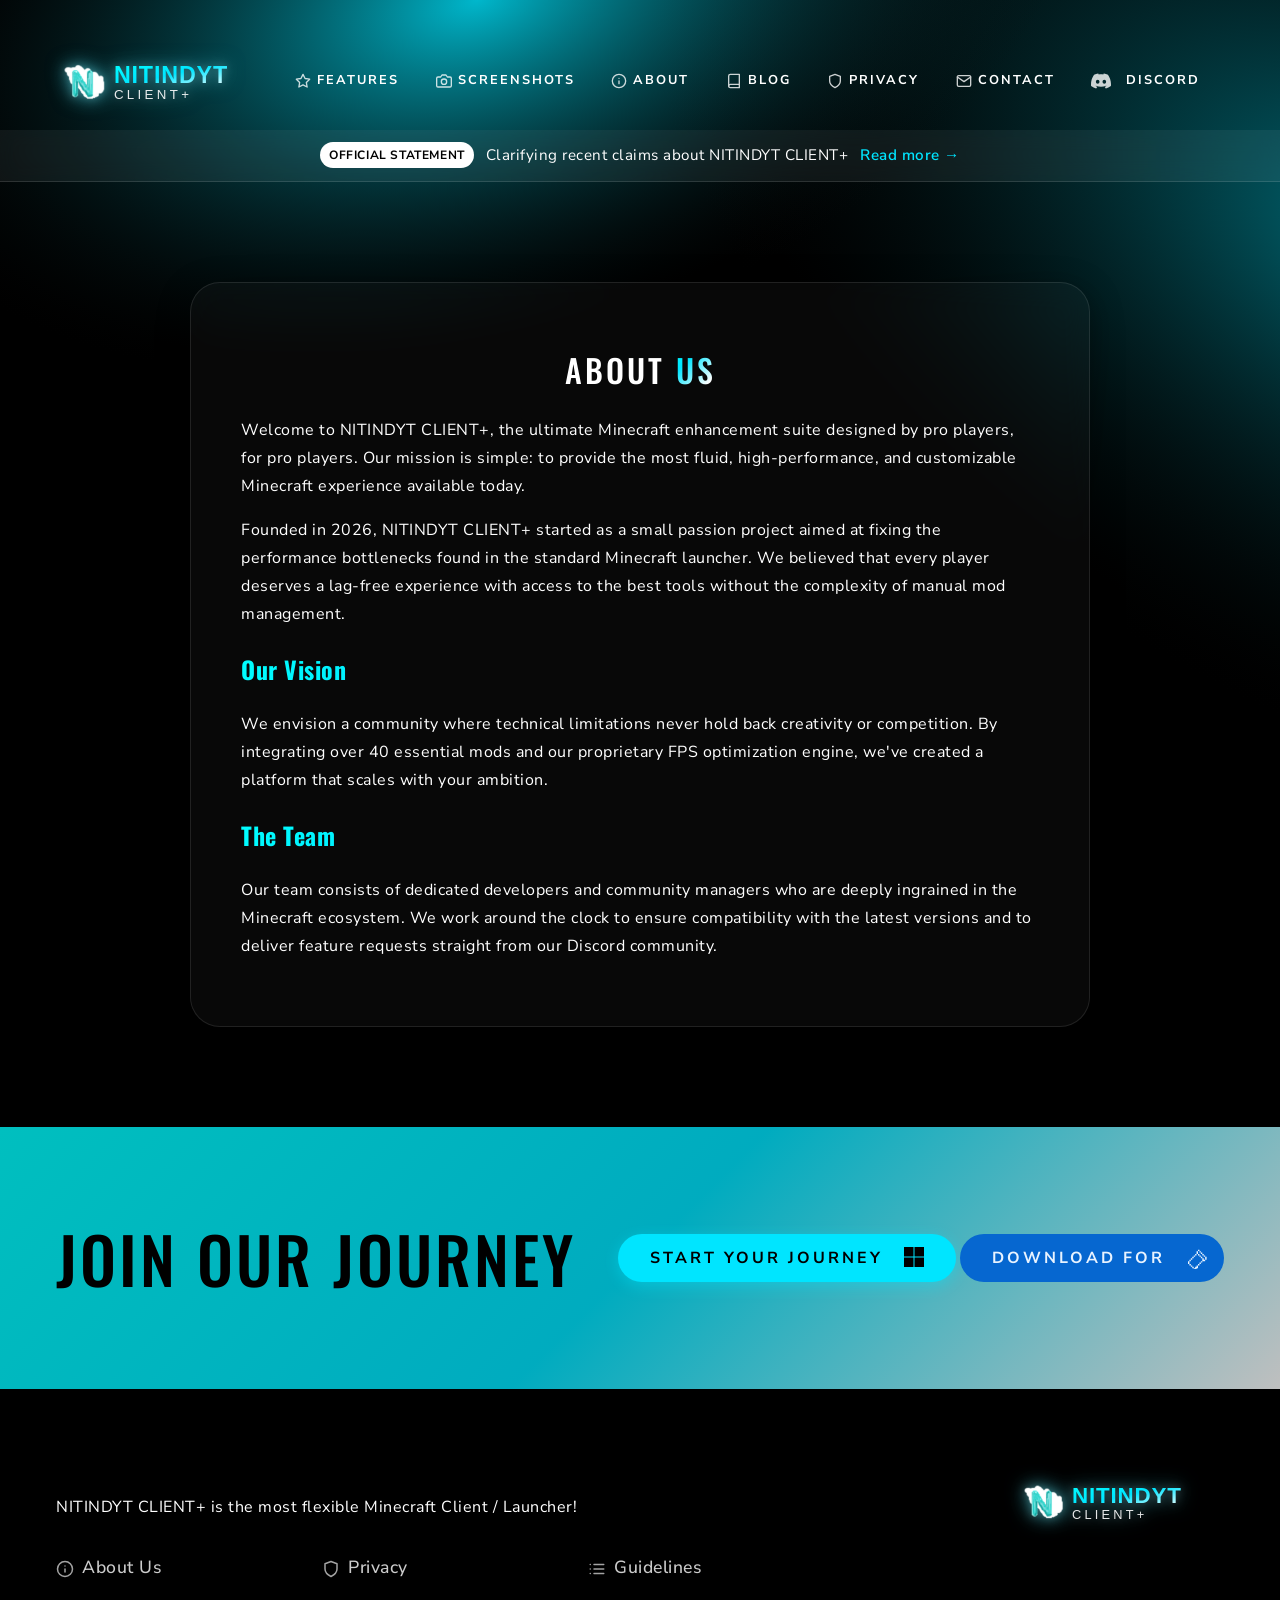
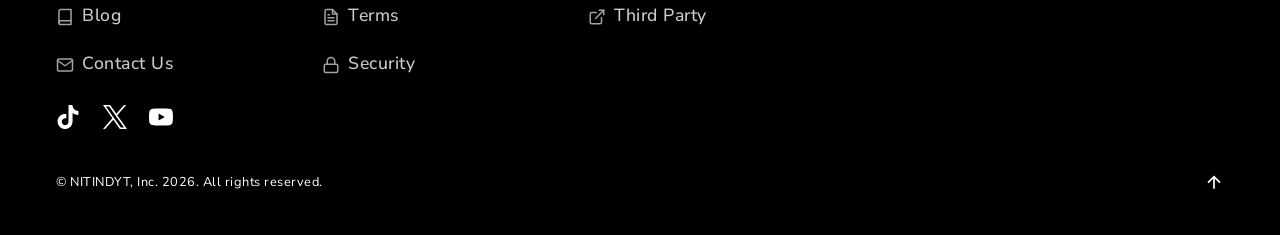
<file: pages/about.html>
<!DOCTYPE html>
<html lang="en">

<head>
  <meta name="generator" content="Hugo 0.160.1">
  <meta charset="UTF-8">
  <meta http-equiv="X-UA-Compatible" content="IE=edge">
  <meta name="viewport" content="width=device-width, initial-scale=1">
  <title>NITINDYT CLIENT+</title>

  <meta property="og:site_name" content="NITINDYT CLIENT+">
  <meta property="og:title" content="NITINDYT CLIENT+">
  <meta name="twitter:card" content="summary">
  <meta property="og:locale" content="en">
  <meta property="og:type" content="website">
  <meta property="og:description" content="Best Minecraft launcher and client">
  <meta name="description" content="Best Minecraft launcher and client">
  <meta property="og:url" content="https://nitindytmc.com/">
  <meta property="og:image" content="../assets/images/logo.svg">

  <link rel="apple-touch-icon" sizes="180x180" href="../assets//images/logo.svg">
  <link rel="icon" type="image/svg+xml" href="../assets/images/logo.svg">
  <link rel="mask-icon" href="../assets/images/logo.svg" color="#000000">
  <link rel="shortcut icon" href="../assets/images/logo.svg">
  <meta name="msapplication-TileColor" content="#000000">

  <link rel="preconnect" href="https://fonts.bunny.net">
  <link href="https://fonts.bunny.net/css2?family=Nunito+Sans:wght@400;700&amp;family=Oswald:wght@500&amp;display=swap"
    rel="stylesheet">

  <link href="../saas/_gen.min.css" rel="stylesheet">
  <link rel="stylesheet" href="../css/common-style.css">
  <meta name="canonical" content="https://nitindytmc.com/">
  <meta name="theme-color" content="#000000">
  <meta name="apple-mobile-web-app-status-bar-style" content="black-translucent">
  <meta name="msapplication-navbutton-color" content="#000000">

  <script type="application/ld+json">
  {
    "@context": "https://schema.org",
    "@type": "SoftwareApplication",
    "name": "NITINDYT CLIENT+",
    "operatingSystem": "Windows, MacOS",
    "applicationCategory": "GameApplication",
    "offers": {
      "@type": "Offer",
      "price": "0",
      "priceCurrency": "USD"
    },
    "description": "NITINDYT CLIENT+ is the most advanced Minecraft launcher and client with over 40 built-in mods and FPS performance boosts.",
    "aggregateRating": {
      "@type": "AggregateRating",
      "ratingValue": "4.9",
      "ratingCount": "1250"
    }
  }
  </script>
  <script type="application/ld+json">
  {
    "@context": "https://schema.org",
    "@type": "WebSite",
    "url": "https://nitindytmc.com/",
    "name": "NITINDYT CLIENT+",
    "potentialAction": {
      "@type": "SearchAction",
      "target": "https://nitindytmc.com/?s={search_term_string}",
      "query-input": "required name=search_term_string"
    }
  }
  </script>

  <link rel="stylesheet" href="../css/common-style.css">
  <style>
    /* Screenshots Slider Enhancements */
    .splide__slide {
      padding: 50px 20px;
    }

    .splide__slide__container {
      border-radius: 30px;
      border: 4px solid transparent;
      box-shadow: 0 0 0 rgba(0, 229, 255, 0);
      transition: border-color 0.3s ease, box-shadow 0.3s ease, transform 0.3s ease, opacity 0.3s ease;
      opacity: 0.6;
      transform: scale(0.92);
      background: rgba(255, 255, 255, 0.05);
      -webkit-backdrop-filter: blur(10px);
      backdrop-filter: blur(10px);
      overflow: visible;
    }

    .splide__slide.is-active .splide__slide__container {
      border-color: #00e5ff;
      box-shadow: 0 0 40px rgba(0, 229, 255, 0.5), 0 0 15px rgba(255, 255, 255, 0.2);
      opacity: 1;
      transform: scale(1);
      transition: border-color 0.6s ease 0.4s, box-shadow 0.6s ease 0.4s, transform 0.6s ease 0.4s, opacity 0.6s ease 0.4s;
    }

    .splide__slide__container img {
      border-radius: 26px;
      transition: transform 1.2s ease;
      width: 100%;
      height: auto;
      display: block;
    }

    .splide.is-initialized {
      padding: 60px 0;
    }

    .splide__slide.is-active .splide__slide__container img {
      transform: scale(1.03);
    }

    @keyframes delayed-fade {
      0% {
        opacity: 0;
      }

      50% {
        opacity: 0;
      }

      100% {
        opacity: 1;
      }
    }

    .homepage-pic {
      animation: delayed-fade 3s;
    }

    .float-anim {
      animation: float 6s ease-in-out infinite;
    }

    @keyframes float {
      0% {
        transform: translateY(0px) rotate(0deg);
      }

      50% {
        transform: translateY(-20px) rotate(1deg);
      }

      100% {
        transform: translateY(0px) rotate(0deg);
      }
    }
  </style>
</head>

<body class="index windows">
    <nav class="nav">
    <div class="padd-m"></div>
    <div class="container padd-l row-mobile">
      <div class="flex-strong center">
        <a href="../index.html" class="nav__logo" aria-label="Logo / Go home"
          style="display: flex; align-items: center; text-decoration: none; font-family: 'Oswald', sans-serif;">
          <img src="../assets/images/logo.svg" class="logo-icon" alt="NITINDYT Logo" style="height: 50px;">
        </a>
      </div>

      <div class="col"></div>

      <div class="flex-strong">
        <div class="hide-on-mobile nav__links">
          <a href="#features"><svg xmlns="http://www.w3.org/2000/svg" width="16" height="16" viewBox="0 0 24 24"
              fill="none" stroke="currentColor" stroke-width="2" stroke-linecap="round" stroke-linejoin="round"
              style="vertical-align: middle; margin-right: 6px;">
              <polygon
                points="12 2 15.09 8.26 22 9.27 17 14.14 18.18 21.02 12 17.77 5.82 21.02 7 14.14 2 9.27 8.91 8.26 12 2">
              </polygon>
            </svg>Features</a>
          <a href="#screenshots"><svg xmlns="http://www.w3.org/2000/svg" width="16" height="16" viewBox="0 0 24 24"
              fill="none" stroke="currentColor" stroke-width="2" stroke-linecap="round" stroke-linejoin="round"
              style="vertical-align: middle; margin-right: 6px;">
              <path d="M23 19a2 2 0 0 1-2 2H3a2 2 0 0 1-2-2V8a2 2 0 0 1 2-2h4l2-3h6l2 3h4a2 2 0 0 1 2 2z"></path>
              <circle cx="12" cy="13" r="4"></circle>
            </svg>Screenshots</a>
          <a href="./about.html"><svg xmlns="http://www.w3.org/2000/svg" width="16" height="16"
              viewBox="0 0 24 24" fill="none" stroke="currentColor" stroke-width="2" stroke-linecap="round"
              stroke-linejoin="round" style="vertical-align: middle; margin-right: 6px;">
              <circle cx="12" cy="12" r="10"></circle>
              <line x1="12" y1="16" x2="12" y2="12"></line>
              <line x1="12" y1="8" x2="12.01" y2="8"></line>
            </svg>About</a>
          <a href="./blog.html"><svg xmlns="http://www.w3.org/2000/svg" width="16" height="16" viewBox="0 0 24 24"
              fill="none" stroke="currentColor" stroke-width="2" stroke-linecap="round" stroke-linejoin="round"
              style="vertical-align: middle; margin-right: 6px;">
              <path d="M4 19.5A2.5 2.5 0 0 1 6.5 17H20"></path>
              <path d="M6.5 2H20v20H6.5A2.5 2.5 0 0 1 4 19.5v-15A2.5 2.5 0 0 1 6.5 2z"></path>
            </svg>Blog</a>
          <a href="./privacy.html"><svg xmlns="http://www.w3.org/2000/svg" width="16" height="16"
              viewBox="0 0 24 24" fill="none" stroke="currentColor" stroke-width="2" stroke-linecap="round"
              stroke-linejoin="round" style="vertical-align: middle; margin-right: 6px;">
              <path d="M12 22s8-4 8-10V5l-8-3-8 3v7c0 6 8 10 8 10z"></path>
            </svg>Privacy</a>
          <a href="./contact.html"><svg xmlns="http://www.w3.org/2000/svg" width="16" height="16"
              viewBox="0 0 24 24" fill="none" stroke="currentColor" stroke-width="2" stroke-linecap="round"
              stroke-linejoin="round" style="vertical-align: middle; margin-right: 6px;">
              <path d="M4 4h16c1.1 0 2 .9 2 2v12c0 1.1-.9 2-2 2H4c-1.1 0-2-.9-2-2V6c0-1.1.9-2 2-2z"></path>
              <polyline points="22,6 12,13 2,6"></polyline>
            </svg>Contact</a>
          <a target="_blank" rel="noopener" href="https://nitindytmc.com/discord">
            <svg class="size-m" role="img" viewBox="0 0 24 24" xmlns="http://www.w3.org/2000/svg">
              <title>Discord</title>
              <path fill="currentColor"
                d="M20.317 4.3698a19.7913 19.7913 0 00-4.8851-1.5152.0741.0741 0 00-.0785.0371c-.211.3753-.4447.8648-.6083 1.2495-1.8447-.2762-3.68-.2762-5.4868 0-.1636-.3933-.4058-.8742-.6177-1.2495a.077.077 0 00-.0785-.037 19.7363 19.7363 0 00-4.8852 1.515.0699.0699 0 00-.0321.0277C.5334 9.0458-.319 13.5799.0992 18.0578a.0824.0824 0 00.0312.0561c2.0528 1.5076 4.0413 2.4228 5.9929 3.0294a.0777.0777 0 00.0842-.0276c.4616-.6304.8731-1.2952 1.226-1.9942a.076.076 0 00-.0416-.1057c-.6528-.2476-1.2743-.5495-1.8722-.8923a.077.077 0 01-.0076-.1277c.1258-.0943.2517-.1923.3718-.2914a.0743.0743 0 01.0776-.0105c3.9278 1.7933 8.18 1.7933 12.0614 0a.0739.0739 0 01.0785.0095c.1202.099.246.1981.3728.2924a.077.077 0 01-.0066.1276 12.2986 12.2986 0 01-1.873.8914.0766.0766 0 00-.0407.1067c.3604.698.7719 1.3628 1.225 1.9932a.076.076 0 00.0842.0286c1.961-.6067 3.9495-1.5219 6.0023-3.0294a.077.077 0 00.0313-.0552c.5004-5.177-.8382-9.6739-3.5485-13.6604a.061.061 0 00-.0312-.0286zM8.02 15.3312c-1.1825 0-2.1569-1.0857-2.1569-2.419 0-1.3332.9555-2.4189 2.157-2.4189 1.2108 0 2.1757 1.0952 2.1568 2.419 0 1.3332-.9555 2.4189-2.1569 2.4189zm7.9748 0c-1.1825 0-2.1569-1.0857-2.1569-2.419 0-1.3332.9554-2.4189 2.1569-2.4189 1.2108 0 2.1757 1.0952 2.1568 2.419 0 1.3332-.946 2.4189-2.1568 2.4189Z">
              </path>
            </svg>
            &nbsp; Discord</a>
        </div>
      </div>

      <div class="padd-m hide-on-desktop"></div>
      <div class="nav__menu clickable flex-strong" onclick="toggleMenu()">
        <div class="nav__menu--open hide-on-desktop"><svg xmlns="http://www.w3.org/2000/svg" width="32" height="32"
            viewBox="0 0 24 24" fill="none" stroke="currentColor" stroke-width="2.5" stroke-linecap="round"
            stroke-linejoin="round" class="NITINDYT CLIENT+-menu">
            <line x1="3" y1="12" x2="21" y2="12"></line>
            <line x1="3" y1="6" x2="21" y2="6"></line>
            <line x1="3" y1="18" x2="21" y2="18"></line>
          </svg></div>
        <div class="nav__menu--close hide-on-desktop hidden"><svg xmlns="http://www.w3.org/2000/svg" width="32"
            height="32" viewBox="0 0 24 24" fill="none" stroke="currentColor" stroke-width="2.5" stroke-linecap="round"
            stroke-linejoin="round" class="NITINDYT CLIENT+-x">
            <line x1="18" y1="6" x2="6" y2="18"></line>
            <line x1="6" y1="6" x2="18" y2="18"></line>
          </svg></div>
      </div>
    </div>

    <div class="hidden nav__mobile hide-on-desktop padd-xs">
      <div class="nav__mobile-links padd-l">
        <a href="#features"><svg xmlns="http://www.w3.org/2000/svg" width="16" height="16" viewBox="0 0 24 24"
            fill="none" stroke="currentColor" stroke-width="2" stroke-linecap="round" stroke-linejoin="round"
            style="vertical-align: middle; margin-right: 12px;">
            <polygon
              points="12 2 15.09 8.26 22 9.27 17 14.14 18.18 21.02 12 17.77 5.82 21.02 7 14.14 2 9.27 8.91 8.26 12 2">
            </polygon>
          </svg>Features</a>
        <a href="#screenshots"><svg xmlns="http://www.w3.org/2000/svg" width="16" height="16" viewBox="0 0 24 24"
            fill="none" stroke="currentColor" stroke-width="2" stroke-linecap="round" stroke-linejoin="round"
            style="vertical-align: middle; margin-right: 12px;">
            <path d="M23 19a2 2 0 0 1-2 2H3a2 2 0 0 1-2-2V8a2 2 0 0 1 2-2h4l2-3h6l2 3h4a2 2 0 0 1 2 2z"></path>
            <circle cx="12" cy="13" r="4"></circle>
          </svg>Screenshots</a>
        <a href="./about.html"><svg xmlns="http://www.w3.org/2000/svg" width="16" height="16" viewBox="0 0 24 24"
            fill="none" stroke="currentColor" stroke-width="2" stroke-linecap="round" stroke-linejoin="round"
            style="vertical-align: middle; margin-right: 12px;">
            <circle cx="12" cy="12" r="10"></circle>
            <line x1="12" y1="16" x2="12" y2="12"></line>
            <line x1="12" y1="8" x2="12.01" y2="8"></line>
          </svg>About</a>
        <a href="./blog.html"><svg xmlns="http://www.w3.org/2000/svg" width="16" height="16" viewBox="0 0 24 24"
            fill="none" stroke="currentColor" stroke-width="2" stroke-linecap="round" stroke-linejoin="round"
            style="vertical-align: middle; margin-right: 12px;">
            <path d="M4 19.5A2.5 2.5 0 0 1 6.5 17H20"></path>
            <path d="M6.5 2H20v20H6.5A2.5 2.5 0 0 1 4 19.5v-15A2.5 2.5 0 0 1 6.5 2z"></path>
          </svg>Blog</a>
        <a href="./privacy.html"><svg xmlns="http://www.w3.org/2000/svg" width="16" height="16"
            viewBox="0 0 24 24" fill="none" stroke="currentColor" stroke-width="2" stroke-linecap="round"
            stroke-linejoin="round" style="vertical-align: middle; margin-right: 12px;">
            <path d="M12 22s8-4 8-10V5l-8-3-8 3v7c0 6 8 10 8 10z"></path>
          </svg>Privacy</a>
        <a href="./contact.html"><svg xmlns="http://www.w3.org/2000/svg" width="16" height="16"
            viewBox="0 0 24 24" fill="none" stroke="currentColor" stroke-width="2" stroke-linecap="round"
            stroke-linejoin="round" style="vertical-align: middle; margin-right: 12px;">
            <path d="M4 4h16c1.1 0 2 .9 2 2v12c0 1.1-.9 2-2 2H4c-1.1 0-2-.9-2-2V6c0-1.1.9-2 2-2z"></path>
            <polyline points="22,6 12,13 2,6"></polyline>
          </svg>Contact</a>
        <a href="https://discord.gg/nitindyt">
          <svg class="size-m" role="img" viewBox="0 0 24 24" xmlns="http://www.w3.org/2000/svg"
            style="vertical-align: middle; margin-right: 12px; width: 16px; height: 16px;">
            <title>Discord</title>
            <path fill="currentColor"
              d="M20.317 4.3698a19.7913 19.7913 0 00-4.8851-1.5152.0741.0741 0 00-.0785.0371c-.211.3753-.4447.8648-.6083 1.2495-1.8447-.2762-3.68-.2762-5.4868 0-.1636-.3933-.4058-.8742-.6177-1.2495a.077.077 0 00-.0785-.037 19.7363 19.7363 0 00-4.8852 1.515.0699.0699 0 00-.0321.0277C.5334 9.0458-.319 13.5799.0992 18.0578a.0824.0824 0 00.0312.0561c2.0528 1.5076 4.0413 2.4228 5.9929 3.0294a.0777.0777 0 00.0842-.0276c.4616-.6304.8731-1.2952 1.226-1.9942a.076.076 0 00-.0416-.1057c-.6528-.2476-1.2743-.5495-1.8722-.8923a.077.077 0 01-.0076-.1277c.1258-.0943.2517-.1923.3718-.2914a.0743.0743 0 01.0776-.0105c3.9278 1.7933 8.18 1.7933 12.0614 0a.0739.0739 0 01.0785.0095c.1202.099.246.1981.3728.2924a.077.077 0 01-.0066.1276 12.2986 12.2986 0 01-1.873.8914.0766.0766 0 00-.0407.1067c.3604.698.7719 1.3628 1.225 1.9932a.076.076 0 00.0842.0286c1.961-.6067 3.9495-1.5219 6.0023-3.0294a.077.077 0 00.0313-.0552c.5004-5.177-.8382-9.6739-3.5485-13.6604a.061.061 0 00-.0312-.0286zM8.02 15.3312c-1.1825 0-2.1569-1.0857-2.1569-2.419 0-1.3332.9555-2.4189 2.157-2.4189 1.2108 0 2.1757 1.0952 2.1568 2.419 0 1.3332-.9555 2.4189-2.1569 2.4189zm7.9748 0c-1.1825 0-2.1569-1.0857-2.1569-2.419 0-1.3332.9554-2.4189 2.1569-2.4189 1.2108 0 2.1757 1.0952 2.1568 2.419 0 1.3332-.946 2.4189-2.1568 2.4189Z">
            </path>
          </svg>
          &nbsp; Discord</a>
      </div>
    </div>
  </nav>

  <div class="nav__mobile-background hidden" onclick="toggleMenu()"></div>

  <img src="../assets/images/gr2.svg" alt="Illustration" class="homepage-illustration-left">
  <img src="../assets/images/gr1.svg" alt="Illustration" class="homepage-illustration-right">

  <a href="./ads-fraud-claims.html" class="statement-banner">
    <span class="statement-banner__label">Official Statement</span>
    <span class="statement-banner__text">Clarifying recent claims about NITINDYT CLIENT+</span>
    <span class="statement-banner__cta">Read more &rarr;</span>
  </a>


    <div class="content-section">
        <div class="glass-panel">
            <h1>About <span class="gradient-text">Us</span></h1>
            <p>Welcome to NITINDYT CLIENT+, the ultimate Minecraft enhancement suite designed by pro players, for pro players. Our mission is simple: to provide the most fluid, high-performance, and customizable Minecraft experience available today.</p>
            
            <p>Founded in 2026, NITINDYT CLIENT+ started as a small passion project aimed at fixing the performance bottlenecks found in the standard Minecraft launcher. We believed that every player deserves a lag-free experience with access to the best tools without the complexity of manual mod management.</p>
            
            <h2 class="gradient-text" style="font-family: 'Oswald', sans-serif;">Our Vision</h2>
            <p>We envision a community where technical limitations never hold back creativity or competition. By integrating over 40 essential mods and our proprietary FPS optimization engine, we've created a platform that scales with your ambition.</p>
            
            <h2 class="gradient-text" style="font-family: 'Oswald', sans-serif;">The Team</h2>
            <p>Our team consists of dedicated developers and community managers who are deeply ingrained in the Minecraft ecosystem. We work around the clock to ensure compatibility with the latest versions and to deliver feature requests straight from our Discord community.</p>
        </div>
    </div>


    <div class="up-your-game-gradient apply-bg-props">
    <div class="container row">
      <div class="padd-m center-mobile col">
        <h2 class="h1"><span class="black">Join Our Journey</span></h2>
      </div>
      <div class="padd-m flex-strong right center-mobile col">
        <div class="row" style="gap: 0.25rem">
          <div class="windows-dropdown">
            <a href="https://skmedix.pl/downloads#windows" class="btn btn--primary" style="width: 100%; white-space: nowrap">START YOUR JOURNEY &nbsp; <span class="windows-logo" style="position: relative; top: -2px"><svg
                  class="size-m" role="img" viewBox="0 0 24 24" xmlns="http://www.w3.org/2000/svg">
                  <title>Windows Logo</title>
                  <path fill="currentColor" d="M0 0v11.408h11.408V0zm12.594 0v11.408H24V0zM0 12.594V24h11.408V12.594zm12.594 0V24H24V12.594z"></path>
                </svg></span>
            </a>
          </div>
          <div class="non-windows-dropdown">
            <div class="dropdown left">
              <span class="btn btn--primary" style="width: 100%">Download Client+...</span>
              <div class="dropdown-content">
                <a href="./download/windows">Windows</a>
                <a href="./download/mac">MacOS ARM</a>
              </div>
            </div>
          </div>

          <a target="_blank" href="#" class="btn btn--fabric btn--tertiary">
            Download for
            <svg style="width: 20px; height: 20px; margin-left: 16px" fill="currentcolor" viewBox="0 0 512 476"
              xmlns="http://www.w3.org/2000/svg">
              <path fill="currentcolor"
                d="m72 292.4395142h-36v-36h36zm36.9295654-72.9296265h-36.9295654v36.9296265h36.9295654zm36.9296265-36.9295654h-36.9296265v36.9295654h36.9295654zm36.9295654-36.9295655h-36.9295654v36.9295654h36.9295654zm36-36.2574691h-36v36.2574692h36zm37.1346436-72.8280411h-37.1346436v72.8280411h37.1346436zm37.2692871-36.5652466h-37.2692871v36h37.2692871zm0 72h36.0442505v-35.2857056h-36.0442505zm36.0442505 37.3932877h36.4812622v-36.9443741h-36.4812622zm36.4812622 36.6146164h37.1425171v-36.6146164h-37.1425171zm37.1425171 35.6428527h36.29953v-35.6428528h-36.29953zm73.5429077.4488526h-37.2433777v73.7908936h37.2433777zm-220.4802246-72.7063217v36.7222519h36.6399536v-36.7222519zm36.6399536 36.7222519v36.9295654h36.673584v-36.9295654zm73.1548462 72.9295654v-36h-36.4812622v36zm-72.7874146 146.6635742h36.3061523v-36h-36.3061523zm-109.7509765 110.1085815h-36.9428711v35.8370972h73.9933472v-35.8370972h35.8534241v-36.7028809-36.7028808h36.8470764v-36.7028198h-36.8470764v36.7028198h-36.8109436l-.1081543 36.7028809h-35.8173829v36.7028809m-73.670105-.0000001h36.5598145v-36.7028809h-36.5598145zm-36.467041-73.4057617v36.7028809h36.467041v-36.7028809zm-37.210083-36.7028198v36.7028198h37.210083v-36.7028198zm0-73.269165h-36v73.269104h36zm366.8607178-73.020813h-37.1425171v73.494873h-36.4812622v36h36.4812622v-35.8684692h73.4420471v-37h-36.29953z">
              </path>
            </svg>
          </a>
        </div>
      </div>
    </div>
  </div>

  <footer class="padd-l center-mobile">
    <div class="padd-l"></div>
    <div class="container">
      <div class="row">
        <div class="padd-m col">
          <p>NITINDYT CLIENT+ is the most flexible Minecraft Client / Launcher!</p>
          <div class="footer-links-grid center-mobile">
            <div class="footer-col">
              <a href="./about.html" class="med"><svg xmlns="http://www.w3.org/2000/svg" width="18" height="18"
                  viewBox="0 0 24 24" fill="none" stroke="currentColor" stroke-width="2" stroke-linecap="round"
                  stroke-linejoin="round" style="vertical-align: middle; margin-right: 8px;">
                  <circle cx="12" cy="12" r="10"></circle>
                  <line x1="12" y1="16" x2="12" y2="12"></line>
                  <line x1="12" y1="8" x2="12.01" y2="8"></line>
                </svg>About Us</a>
              <a href="./blog.html" class="med"><svg xmlns="http://www.w3.org/2000/svg" width="18" height="18"
                  viewBox="0 0 24 24" fill="none" stroke="currentColor" stroke-width="2" stroke-linecap="round"
                  stroke-linejoin="round" style="vertical-align: middle; margin-right: 8px;">
                  <path d="M4 19.5A2.5 2.5 0 0 1 6.5 17H20"></path>
                  <path d="M6.5 2H20v20H6.5A2.5 2.5 0 0 1 4 19.5v-15A2.5 2.5 0 0 1 6.5 2z"></path>
                </svg>Blog</a>
              <a href="./contact.html" class="med"><svg xmlns="http://www.w3.org/2000/svg" width="18" height="18"
                  viewBox="0 0 24 24" fill="none" stroke="currentColor" stroke-width="2" stroke-linecap="round"
                  stroke-linejoin="round" style="vertical-align: middle; margin-right: 8px;">
                  <path d="M4 4h16c1.1 0 2 .9 2 2v12c0 1.1-.9 2-2 2H4c-1.1 0-2-.9-2-2V6c0-1.1.9-2 2-2z"></path>
                  <polyline points="22,6 12,13 2,6"></polyline>
                </svg>Contact Us</a>
            </div>
            <div class="footer-col">
              <a href="./privacy.html" class="med"><svg xmlns="http://www.w3.org/2000/svg" width="18" height="18"
                  viewBox="0 0 24 24" fill="none" stroke="currentColor" stroke-width="2" stroke-linecap="round"
                  stroke-linejoin="round" style="vertical-align: middle; margin-right: 8px;">
                  <path d="M12 22s8-4 8-10V5l-8-3-8 3v7c0 6 8 10 8 10z"></path>
                </svg>Privacy</a>
              <a href="./terms.html" class="med"><svg xmlns="http://www.w3.org/2000/svg" width="18" height="18"
                  viewBox="0 0 24 24" fill="none" stroke="currentColor" stroke-width="2" stroke-linecap="round"
                  stroke-linejoin="round" style="vertical-align: middle; margin-right: 8px;">
                  <path d="M14 2H6a2 2 0 0 0-2 2v16a2 2 0 0 0 2 2h12a2 2 0 0 0 2-2V8z"></path>
                  <polyline points="14 2 14 8 20 8"></polyline>
                  <line x1="16" y1="13" x2="8" y2="13"></line>
                  <line x1="16" y1="17" x2="8" y2="17"></line>
                  <polyline points="10 9 9 9 8 9"></polyline>
                </svg>Terms</a>
              <a href="./ads-fraud-claims.html" class="med"><svg xmlns="http://www.w3.org/2000/svg" width="18"
                  height="18" viewBox="0 0 24 24" fill="none" stroke="currentColor" stroke-width="2"
                  stroke-linecap="round" stroke-linejoin="round" style="vertical-align: middle; margin-right: 8px;">
                  <rect x="3" y="11" width="18" height="11" rx="2" ry="2"></rect>
                  <path d="M7 11V7a5 5 0 0 1 10 0v4"></path>
                </svg>Security</a>
            </div>
            <div class="footer-col">
              <a href="./community-guidelines.html" class="med"><svg xmlns="http://www.w3.org/2000/svg" width="18"
                  height="18" viewBox="0 0 24 24" fill="none" stroke="currentColor" stroke-width="2"
                  stroke-linecap="round" stroke-linejoin="round" style="vertical-align: middle; margin-right: 8px;">
                  <line x1="8" y1="6" x2="21" y2="6"></line>
                  <line x1="8" y1="12" x2="21" y2="12"></line>
                  <line x1="8" y1="18" x2="21" y2="18"></line>
                  <line x1="3" y1="6" x2="3.01" y2="6"></line>
                  <line x1="3" y1="12" x2="3.01" y2="12"></line>
                  <line x1="3" y1="18" x2="3.01" y2="18"></line>
                </svg>Guidelines</a>
              <a href="./third-party.html" class="med"><svg xmlns="http://www.w3.org/2000/svg" width="18"
                  height="18" viewBox="0 0 24 24" fill="none" stroke="currentColor" stroke-width="2"
                  stroke-linecap="round" stroke-linejoin="round" style="vertical-align: middle; margin-right: 8px;">
                  <path d="M18 13v6a2 2 0 0 1-2 2H5a2 2 0 0 1-2-2V8a2 2 0 0 1 2-2h6"></path>
                  <polyline points="15 3 21 3 21 9"></polyline>
                  <line x1="10" y1="14" x2="21" y2="3"></line>
                </svg>Third Party</a>
            </div>
          </div>
          <div class="padd-s"></div>
          <a target="_blank" rel="noopener" href="#"><svg role="img" viewBox="0 0 24 24" style="width:24px">
              <path fill="currentColor"
                d="M12.525.02c1.31-.02 2.61-.01 3.91-.02.08 1.53.63 3.09 1.75 4.17 1.12 1.11 2.7 1.62 4.24 1.79v4.03c-1.44-.05-2.89-.35-4.2-.97-.57-.26-1.1-.59-1.62-.93-.01 2.92.01 5.84-.02 8.75-.08 1.4-.54 2.79-1.35 3.94-1.31 1.92-3.58 3.17-5.91 3.21-1.43.08-2.86-.31-4.08-1.03-2.02-1.19-3.44-3.37-3.65-5.71-.02-.5-.03-1-.01-1.49.18-1.9 1.12-3.72 2.58-4.96 1.66-1.44 3.98-2.13 6.15-1.72.02 1.48-.04 2.96-.04 4.44-.99-.32-2.15-.23-3.02.37-.63.41-1.11 1.04-1.36 1.75-.21.51-.15 1.07-.14 1.61.24 1.64 1.82 3.02 3.5 2.87 1.12-.01 2.19-.66 2.77-1.61.19-.33.4-.67.41-1.06.1-1.79.06-3.57.07-5.36.01-4.03-.01-8.05.02-12.07z">
              </path>
            </svg></a> &nbsp; &nbsp;
          <a target="_blank" rel="noopener" href="#"><svg width="24" height="24" viewBox="0 0 24 24" fill="none">
              <path
                d="M14.2833 10.1624L23.2178 0H21.1006L13.3427 8.82384L7.14656 0H0L9.36984 13.3432L0 24H2.11732L10.3098 14.6817L16.8534 24H24L14.2827 10.1624H14.2833ZM11.3833 13.4608L10.4339 12.1321L2.88022 1.55962H6.1323L12.2282 10.0919L13.1776 11.4206L21.1016 22.5113H17.8495L11.3833 13.4613V13.4608Z"
                fill="white"></path>
            </svg></a> &nbsp; &nbsp;
          <a target="_blank" rel="noopener" href="#"><svg role="img" viewBox="0 0 24 24" style="width:24px">
              <path fill="currentColor"
                d="M23.498 6.186a3.016 3.016 0 0 0-2.122-2.136C19.505 3.545 12 3.545 12 3.545s-7.505 0-9.377.505A3.017 3.017 0 0 0 .502 6.186C0 8.07 0 12 0 12s0 3.93.502 5.814a3.016 3.016 0 0 0 2.122 2.136c1.871.505 9.376.505 9.376.505s7.505 0 9.377-.505a3.015 3.015 0 0 0 2.122-2.136C24 15.93 24 12 24 12s0-3.93-.502-5.814zM9.545 15.568V8.432L15.818 12l-6.273 3.568z">
              </path>
            </svg></a>
        </div>
        <div class="padd-m col-third right hide-on-mobile">
          <div
            style="display: flex; align-items: center; justify-content: flex-end; font-family: 'Oswald', sans-serif;">
            <img src="../assets/images/logo.svg" class="logo-icon" alt="NITINDYT Logo" style="height: 48px;">
          </div>
        </div>
      </div>
      <div class="container padd-m row">
        <div class="col center-mobile"><small>© NITINDYT, Inc. 2026. All rights reserved.</small></div>
        <div class="col right center-mobile"><a href="#"><svg class="size-m" viewBox="0 0 24 24">
              <path fill="currentColor" d="M13,20H11V8L5.5,13.5L4.08,12.08L12,4.16L19.92,12.08L18.5,13.5L13,8V20Z">
              </path>
            </svg></a></div>
      </div>
    </div>
  </footer>

    <!-- Scripts Start -->
  <script src="../js/main.min.js"></script>
  <script src="../js/cursor-glow.js"></script>
  <script src="../js/site-protection.js"></script>
  <!-- Scripts End -->
</body>

</html>
</file>
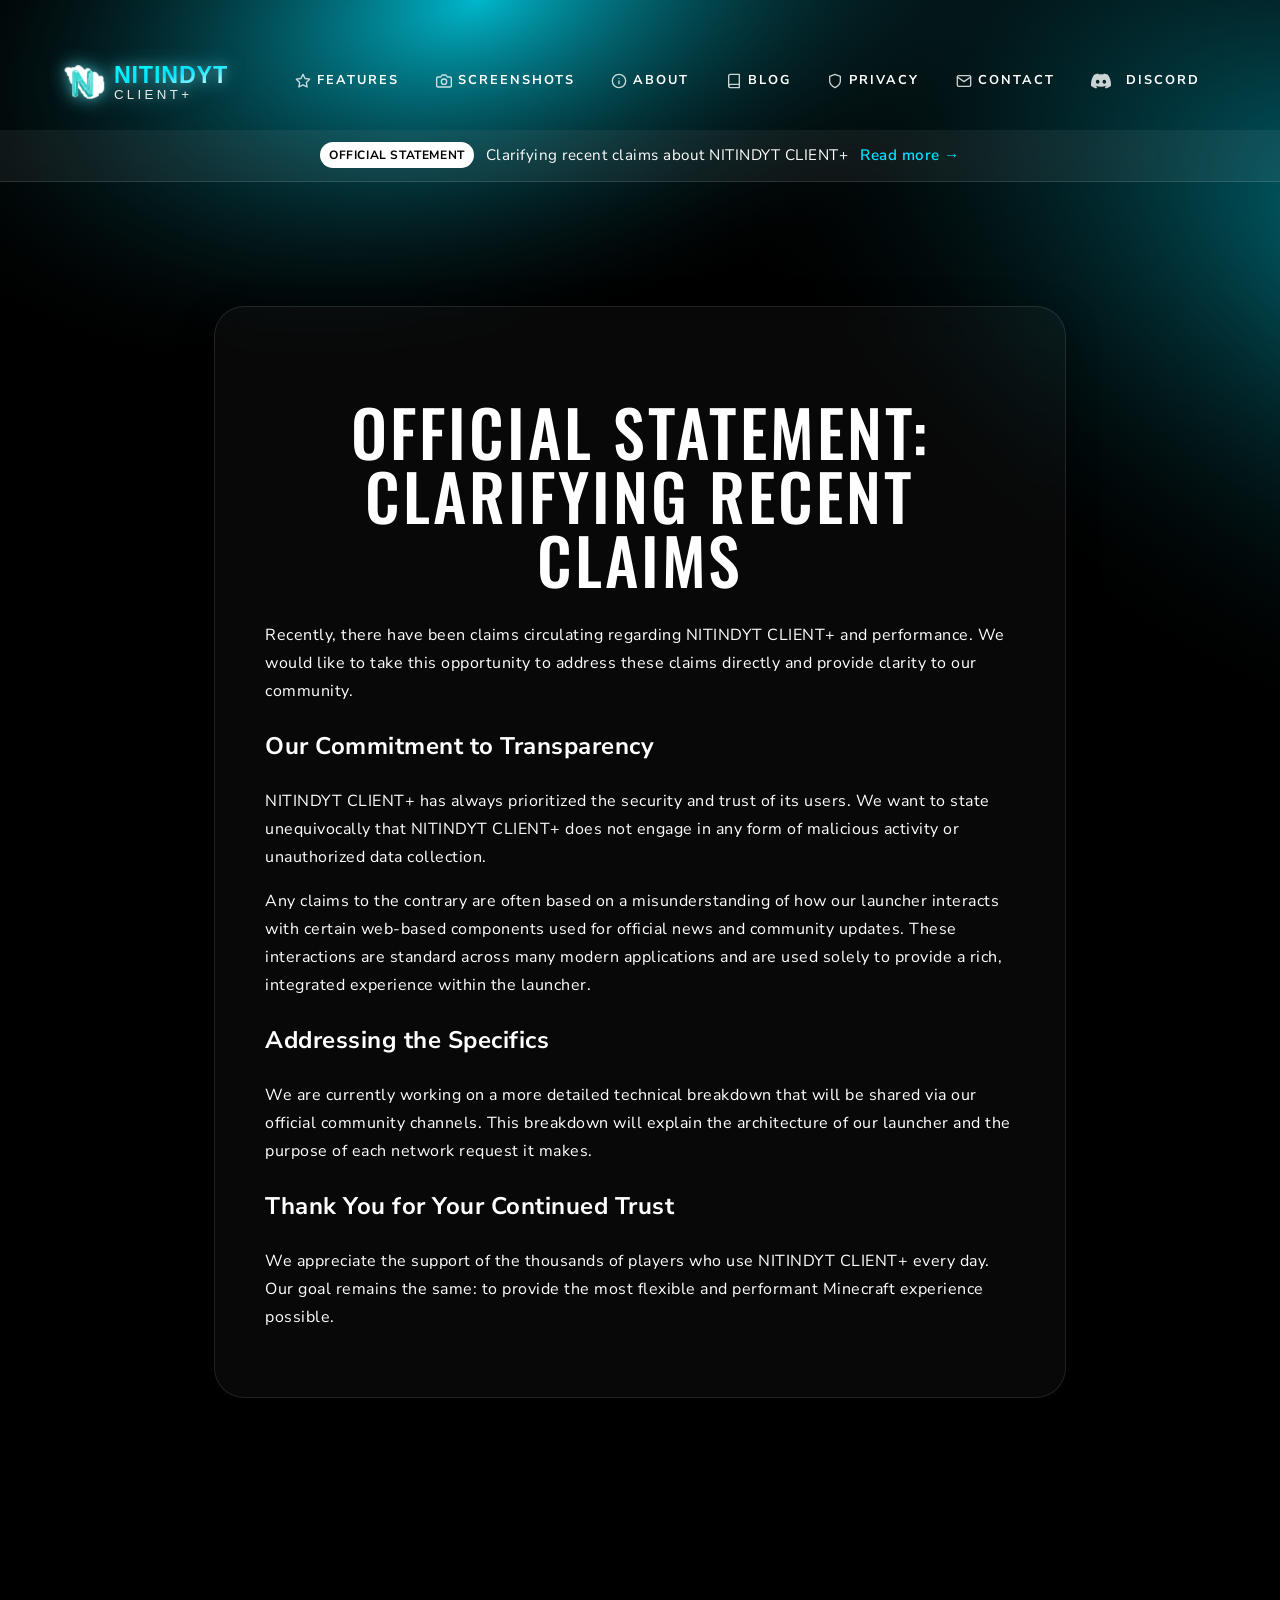
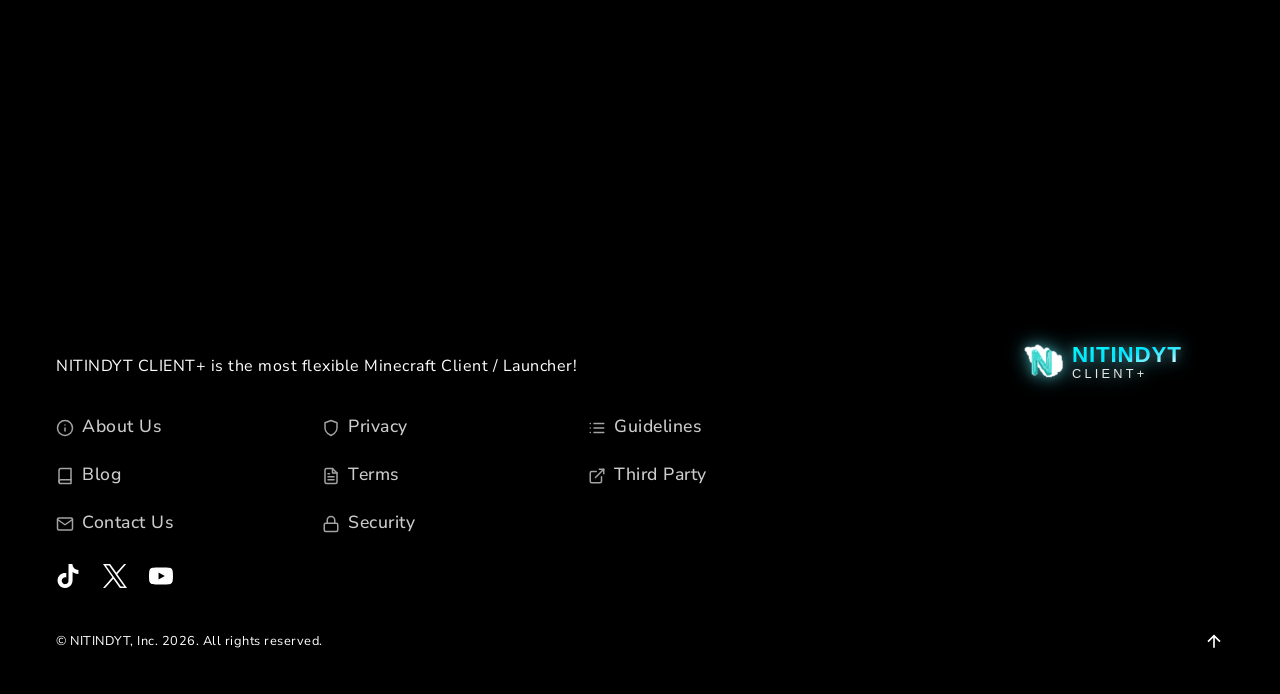
<file: pages/ads-fraud-claims.html>
<!DOCTYPE html>
<html lang="en">

<head>
  <meta name="generator" content="Hugo 0.160.1">
  <meta charset="UTF-8">
  <meta http-equiv="X-UA-Compatible" content="IE=edge">
  <meta name="viewport" content="width=device-width, initial-scale=1">
  <title>NITINDYT CLIENT+</title>

  <meta property="og:site_name" content="NITINDYT CLIENT+">
  <meta property="og:title" content="NITINDYT CLIENT+">
  <meta name="twitter:card" content="summary">
  <meta property="og:locale" content="en">
  <meta property="og:type" content="website">
  <meta property="og:description" content="Best Minecraft launcher and client">
  <meta name="description" content="Best Minecraft launcher and client">
  <meta property="og:url" content="https://nitindytmc.com/">
  <meta property="og:image" content="../assets/images/logo.svg">

  <link rel="apple-touch-icon" sizes="180x180" href="../assets//images/logo.svg">
  <link rel="icon" type="image/svg+xml" href="../assets/images/logo.svg">
  <link rel="mask-icon" href="../assets/images/logo.svg" color="#000000">
  <link rel="shortcut icon" href="../assets/images/logo.svg">
  <meta name="msapplication-TileColor" content="#000000">

  <link rel="preconnect" href="https://fonts.bunny.net">
  <link href="https://fonts.bunny.net/css2?family=Nunito+Sans:wght@400;700&amp;family=Oswald:wght@500&amp;display=swap"
    rel="stylesheet">

  <link href="../saas/_gen.min.css" rel="stylesheet">
  <link rel="stylesheet" href="../css/common-style.css">
  <meta name="canonical" content="https://nitindytmc.com/">
  <meta name="theme-color" content="#000000">
  <meta name="apple-mobile-web-app-status-bar-style" content="black-translucent">
  <meta name="msapplication-navbutton-color" content="#000000">

  <script type="application/ld+json">
  {
    "@context": "https://schema.org",
    "@type": "SoftwareApplication",
    "name": "NITINDYT CLIENT+",
    "operatingSystem": "Windows, MacOS",
    "applicationCategory": "GameApplication",
    "offers": {
      "@type": "Offer",
      "price": "0",
      "priceCurrency": "USD"
    },
    "description": "NITINDYT CLIENT+ is the most advanced Minecraft launcher and client with over 40 built-in mods and FPS performance boosts.",
    "aggregateRating": {
      "@type": "AggregateRating",
      "ratingValue": "4.9",
      "ratingCount": "1250"
    }
  }
  </script>
  <script type="application/ld+json">
  {
    "@context": "https://schema.org",
    "@type": "WebSite",
    "url": "https://nitindytmc.com/",
    "name": "NITINDYT CLIENT+",
    "potentialAction": {
      "@type": "SearchAction",
      "target": "https://nitindytmc.com/?s={search_term_string}",
      "query-input": "required name=search_term_string"
    }
  }
  </script>

  <link rel="stylesheet" href="../css/common-style.css">
  <style>
    /* Screenshots Slider Enhancements */
    .splide__slide {
      padding: 50px 20px;
    }

    .splide__slide__container {
      border-radius: 30px;
      border: 4px solid transparent;
      box-shadow: 0 0 0 rgba(0, 229, 255, 0);
      transition: border-color 0.3s ease, box-shadow 0.3s ease, transform 0.3s ease, opacity 0.3s ease;
      opacity: 0.6;
      transform: scale(0.92);
      background: rgba(255, 255, 255, 0.05);
      -webkit-backdrop-filter: blur(10px);
      backdrop-filter: blur(10px);
      overflow: visible;
    }

    .splide__slide.is-active .splide__slide__container {
      border-color: #00e5ff;
      box-shadow: 0 0 40px rgba(0, 229, 255, 0.5), 0 0 15px rgba(255, 255, 255, 0.2);
      opacity: 1;
      transform: scale(1);
      transition: border-color 0.6s ease 0.4s, box-shadow 0.6s ease 0.4s, transform 0.6s ease 0.4s, opacity 0.6s ease 0.4s;
    }

    .splide__slide__container img {
      border-radius: 26px;
      transition: transform 1.2s ease;
      width: 100%;
      height: auto;
      display: block;
    }

    .splide.is-initialized {
      padding: 60px 0;
    }

    .splide__slide.is-active .splide__slide__container img {
      transform: scale(1.03);
    }

    @keyframes delayed-fade {
      0% {
        opacity: 0;
      }

      50% {
        opacity: 0;
      }

      100% {
        opacity: 1;
      }
    }

    .homepage-pic {
      animation: delayed-fade 3s;
    }

    .float-anim {
      animation: float 6s ease-in-out infinite;
    }

    @keyframes float {
      0% {
        transform: translateY(0px) rotate(0deg);
      }

      50% {
        transform: translateY(-20px) rotate(1deg);
      }

      100% {
        transform: translateY(0px) rotate(0deg);
      }
    }
  </style>
</head>

<body class="index windows">
<nav class="nav">
    <div class="padd-m"></div>
    <div class="container padd-l row-mobile">
      <div class="flex-strong center">
        <a href="../index.html" class="nav__logo" aria-label="Logo / Go home"
          style="display: flex; align-items: center; text-decoration: none; font-family: 'Oswald', sans-serif;">
          <img src="../assets/images/logo.svg" class="logo-icon" alt="NITINDYT Logo" style="height: 50px;">
        </a>
      </div>

      <div class="col"></div>

      <div class="flex-strong">
        <div class="hide-on-mobile nav__links">
          <a href="#features"><svg xmlns="http://www.w3.org/2000/svg" width="16" height="16" viewBox="0 0 24 24"
              fill="none" stroke="currentColor" stroke-width="2" stroke-linecap="round" stroke-linejoin="round"
              style="vertical-align: middle; margin-right: 6px;">
              <polygon
                points="12 2 15.09 8.26 22 9.27 17 14.14 18.18 21.02 12 17.77 5.82 21.02 7 14.14 2 9.27 8.91 8.26 12 2">
              </polygon>
            </svg>Features</a>
          <a href="#screenshots"><svg xmlns="http://www.w3.org/2000/svg" width="16" height="16" viewBox="0 0 24 24"
              fill="none" stroke="currentColor" stroke-width="2" stroke-linecap="round" stroke-linejoin="round"
              style="vertical-align: middle; margin-right: 6px;">
              <path d="M23 19a2 2 0 0 1-2 2H3a2 2 0 0 1-2-2V8a2 2 0 0 1 2-2h4l2-3h6l2 3h4a2 2 0 0 1 2 2z"></path>
              <circle cx="12" cy="13" r="4"></circle>
            </svg>Screenshots</a>
          <a href="./about.html"><svg xmlns="http://www.w3.org/2000/svg" width="16" height="16"
              viewBox="0 0 24 24" fill="none" stroke="currentColor" stroke-width="2" stroke-linecap="round"
              stroke-linejoin="round" style="vertical-align: middle; margin-right: 6px;">
              <circle cx="12" cy="12" r="10"></circle>
              <line x1="12" y1="16" x2="12" y2="12"></line>
              <line x1="12" y1="8" x2="12.01" y2="8"></line>
            </svg>About</a>
          <a href="./blog.html"><svg xmlns="http://www.w3.org/2000/svg" width="16" height="16" viewBox="0 0 24 24"
              fill="none" stroke="currentColor" stroke-width="2" stroke-linecap="round" stroke-linejoin="round"
              style="vertical-align: middle; margin-right: 6px;">
              <path d="M4 19.5A2.5 2.5 0 0 1 6.5 17H20"></path>
              <path d="M6.5 2H20v20H6.5A2.5 2.5 0 0 1 4 19.5v-15A2.5 2.5 0 0 1 6.5 2z"></path>
            </svg>Blog</a>
          <a href="./privacy.html"><svg xmlns="http://www.w3.org/2000/svg" width="16" height="16"
              viewBox="0 0 24 24" fill="none" stroke="currentColor" stroke-width="2" stroke-linecap="round"
              stroke-linejoin="round" style="vertical-align: middle; margin-right: 6px;">
              <path d="M12 22s8-4 8-10V5l-8-3-8 3v7c0 6 8 10 8 10z"></path>
            </svg>Privacy</a>
          <a href="./contact.html"><svg xmlns="http://www.w3.org/2000/svg" width="16" height="16"
              viewBox="0 0 24 24" fill="none" stroke="currentColor" stroke-width="2" stroke-linecap="round"
              stroke-linejoin="round" style="vertical-align: middle; margin-right: 6px;">
              <path d="M4 4h16c1.1 0 2 .9 2 2v12c0 1.1-.9 2-2 2H4c-1.1 0-2-.9-2-2V6c0-1.1.9-2 2-2z"></path>
              <polyline points="22,6 12,13 2,6"></polyline>
            </svg>Contact</a>
          <a target="_blank" rel="noopener" href="https://nitindytmc.com/discord">
            <svg class="size-m" role="img" viewBox="0 0 24 24" xmlns="http://www.w3.org/2000/svg">
              <title>Discord</title>
              <path fill="currentColor"
                d="M20.317 4.3698a19.7913 19.7913 0 00-4.8851-1.5152.0741.0741 0 00-.0785.0371c-.211.3753-.4447.8648-.6083 1.2495-1.8447-.2762-3.68-.2762-5.4868 0-.1636-.3933-.4058-.8742-.6177-1.2495a.077.077 0 00-.0785-.037 19.7363 19.7363 0 00-4.8852 1.515.0699.0699 0 00-.0321.0277C.5334 9.0458-.319 13.5799.0992 18.0578a.0824.0824 0 00.0312.0561c2.0528 1.5076 4.0413 2.4228 5.9929 3.0294a.0777.0777 0 00.0842-.0276c.4616-.6304.8731-1.2952 1.226-1.9942a.076.076 0 00-.0416-.1057c-.6528-.2476-1.2743-.5495-1.8722-.8923a.077.077 0 01-.0076-.1277c.1258-.0943.2517-.1923.3718-.2914a.0743.0743 0 01.0776-.0105c3.9278 1.7933 8.18 1.7933 12.0614 0a.0739.0739 0 01.0785.0095c.1202.099.246.1981.3728.2924a.077.077 0 01-.0066.1276 12.2986 12.2986 0 01-1.873.8914.0766.0766 0 00-.0407.1067c.3604.698.7719 1.3628 1.225 1.9932a.076.076 0 00.0842.0286c1.961-.6067 3.9495-1.5219 6.0023-3.0294a.077.077 0 00.0313-.0552c.5004-5.177-.8382-9.6739-3.5485-13.6604a.061.061 0 00-.0312-.0286zM8.02 15.3312c-1.1825 0-2.1569-1.0857-2.1569-2.419 0-1.3332.9555-2.4189 2.157-2.4189 1.2108 0 2.1757 1.0952 2.1568 2.419 0 1.3332-.9555 2.4189-2.1569 2.4189zm7.9748 0c-1.1825 0-2.1569-1.0857-2.1569-2.419 0-1.3332.9554-2.4189 2.1569-2.4189 1.2108 0 2.1757 1.0952 2.1568 2.419 0 1.3332-.946 2.4189-2.1568 2.4189Z">
              </path>
            </svg>
            &nbsp; Discord</a>
        </div>
      </div>

      <div class="padd-m hide-on-desktop"></div>
      <div class="nav__menu clickable flex-strong" onclick="toggleMenu()">
        <div class="nav__menu--open hide-on-desktop"><svg xmlns="http://www.w3.org/2000/svg" width="32" height="32"
            viewBox="0 0 24 24" fill="none" stroke="currentColor" stroke-width="2.5" stroke-linecap="round"
            stroke-linejoin="round" class="NITINDYT CLIENT+-menu">
            <line x1="3" y1="12" x2="21" y2="12"></line>
            <line x1="3" y1="6" x2="21" y2="6"></line>
            <line x1="3" y1="18" x2="21" y2="18"></line>
          </svg></div>
        <div class="nav__menu--close hide-on-desktop hidden"><svg xmlns="http://www.w3.org/2000/svg" width="32"
            height="32" viewBox="0 0 24 24" fill="none" stroke="currentColor" stroke-width="2.5" stroke-linecap="round"
            stroke-linejoin="round" class="NITINDYT CLIENT+-x">
            <line x1="18" y1="6" x2="6" y2="18"></line>
            <line x1="6" y1="6" x2="18" y2="18"></line>
          </svg></div>
      </div>
    </div>

    <div class="hidden nav__mobile hide-on-desktop padd-xs">
      <div class="nav__mobile-links padd-l">
        <a href="#features"><svg xmlns="http://www.w3.org/2000/svg" width="16" height="16" viewBox="0 0 24 24"
            fill="none" stroke="currentColor" stroke-width="2" stroke-linecap="round" stroke-linejoin="round"
            style="vertical-align: middle; margin-right: 12px;">
            <polygon
              points="12 2 15.09 8.26 22 9.27 17 14.14 18.18 21.02 12 17.77 5.82 21.02 7 14.14 2 9.27 8.91 8.26 12 2">
            </polygon>
          </svg>Features</a>
        <a href="#screenshots"><svg xmlns="http://www.w3.org/2000/svg" width="16" height="16" viewBox="0 0 24 24"
            fill="none" stroke="currentColor" stroke-width="2" stroke-linecap="round" stroke-linejoin="round"
            style="vertical-align: middle; margin-right: 12px;">
            <path d="M23 19a2 2 0 0 1-2 2H3a2 2 0 0 1-2-2V8a2 2 0 0 1 2-2h4l2-3h6l2 3h4a2 2 0 0 1 2 2z"></path>
            <circle cx="12" cy="13" r="4"></circle>
          </svg>Screenshots</a>
        <a href="./about.html"><svg xmlns="http://www.w3.org/2000/svg" width="16" height="16" viewBox="0 0 24 24"
            fill="none" stroke="currentColor" stroke-width="2" stroke-linecap="round" stroke-linejoin="round"
            style="vertical-align: middle; margin-right: 12px;">
            <circle cx="12" cy="12" r="10"></circle>
            <line x1="12" y1="16" x2="12" y2="12"></line>
            <line x1="12" y1="8" x2="12.01" y2="8"></line>
          </svg>About</a>
        <a href="./blog.html"><svg xmlns="http://www.w3.org/2000/svg" width="16" height="16" viewBox="0 0 24 24"
            fill="none" stroke="currentColor" stroke-width="2" stroke-linecap="round" stroke-linejoin="round"
            style="vertical-align: middle; margin-right: 12px;">
            <path d="M4 19.5A2.5 2.5 0 0 1 6.5 17H20"></path>
            <path d="M6.5 2H20v20H6.5A2.5 2.5 0 0 1 4 19.5v-15A2.5 2.5 0 0 1 6.5 2z"></path>
          </svg>Blog</a>
        <a href="./privacy.html"><svg xmlns="http://www.w3.org/2000/svg" width="16" height="16"
            viewBox="0 0 24 24" fill="none" stroke="currentColor" stroke-width="2" stroke-linecap="round"
            stroke-linejoin="round" style="vertical-align: middle; margin-right: 12px;">
            <path d="M12 22s8-4 8-10V5l-8-3-8 3v7c0 6 8 10 8 10z"></path>
          </svg>Privacy</a>
        <a href="./contact.html"><svg xmlns="http://www.w3.org/2000/svg" width="16" height="16"
            viewBox="0 0 24 24" fill="none" stroke="currentColor" stroke-width="2" stroke-linecap="round"
            stroke-linejoin="round" style="vertical-align: middle; margin-right: 12px;">
            <path d="M4 4h16c1.1 0 2 .9 2 2v12c0 1.1-.9 2-2 2H4c-1.1 0-2-.9-2-2V6c0-1.1.9-2 2-2z"></path>
            <polyline points="22,6 12,13 2,6"></polyline>
          </svg>Contact</a>
        <a href="https://discord.gg/nitindyt">
          <svg class="size-m" role="img" viewBox="0 0 24 24" xmlns="http://www.w3.org/2000/svg"
            style="vertical-align: middle; margin-right: 12px; width: 16px; height: 16px;">
            <title>Discord</title>
            <path fill="currentColor"
              d="M20.317 4.3698a19.7913 19.7913 0 00-4.8851-1.5152.0741.0741 0 00-.0785.0371c-.211.3753-.4447.8648-.6083 1.2495-1.8447-.2762-3.68-.2762-5.4868 0-.1636-.3933-.4058-.8742-.6177-1.2495a.077.077 0 00-.0785-.037 19.7363 19.7363 0 00-4.8852 1.515.0699.0699 0 00-.0321.0277C.5334 9.0458-.319 13.5799.0992 18.0578a.0824.0824 0 00.0312.0561c2.0528 1.5076 4.0413 2.4228 5.9929 3.0294a.0777.0777 0 00.0842-.0276c.4616-.6304.8731-1.2952 1.226-1.9942a.076.076 0 00-.0416-.1057c-.6528-.2476-1.2743-.5495-1.8722-.8923a.077.077 0 01-.0076-.1277c.1258-.0943.2517-.1923.3718-.2914a.0743.0743 0 01.0776-.0105c3.9278 1.7933 8.18 1.7933 12.0614 0a.0739.0739 0 01.0785.0095c.1202.099.246.1981.3728.2924a.077.077 0 01-.0066.1276 12.2986 12.2986 0 01-1.873.8914.0766.0766 0 00-.0407.1067c.3604.698.7719 1.3628 1.225 1.9932a.076.076 0 00.0842.0286c1.961-.6067 3.9495-1.5219 6.0023-3.0294a.077.077 0 00.0313-.0552c.5004-5.177-.8382-9.6739-3.5485-13.6604a.061.061 0 00-.0312-.0286zM8.02 15.3312c-1.1825 0-2.1569-1.0857-2.1569-2.419 0-1.3332.9555-2.4189 2.157-2.4189 1.2108 0 2.1757 1.0952 2.1568 2.419 0 1.3332-.9555 2.4189-2.1569 2.4189zm7.9748 0c-1.1825 0-2.1569-1.0857-2.1569-2.419 0-1.3332.9554-2.4189 2.1569-2.4189 1.2108 0 2.1757 1.0952 2.1568 2.419 0 1.3332-.946 2.4189-2.1568 2.4189Z">
            </path>
          </svg>
          &nbsp; Discord</a>
      </div>
    </div>
  </nav>

  <div class="nav__mobile-background hidden" onclick="toggleMenu()"></div>
  <img src="../assets/images/gr2.svg" alt="Illustration" class="homepage-illustration-left">
  <img src="../assets/images/gr1.svg" alt="Illustration" class="homepage-illustration-right">
  
  <a href="./ads-fraud-claims.html" class="statement-banner">
    <span class="statement-banner__label">Official Statement</span>
    <span class="statement-banner__text">Clarifying recent claims about NITINDYT CLIENT+</span>
    <span class="statement-banner__cta">Read more &rarr;</span>
  </a>

<main class="content-section">
    <div class="container padd-l">
        <div class="glass-panel">
            <h1 class="h1">Official Statement: Clarifying Recent Claims</h1>
            <p>Recently, there have been claims circulating regarding NITINDYT CLIENT+ and performance. We would like to take this opportunity to address these claims directly and provide clarity to our community.</p>
            
            <div class="statement-box">
                <h2>Our Commitment to Transparency</h2>
                <p>NITINDYT CLIENT+ has always prioritized the security and trust of its users. We want to state unequivocally that NITINDYT CLIENT+ does not engage in any form of malicious activity or unauthorized data collection.</p>
                
                <p>Any claims to the contrary are often based on a misunderstanding of how our launcher interacts with certain web-based components used for official news and community updates. These interactions are standard across many modern applications and are used solely to provide a rich, integrated experience within the launcher.</p>
            </div>
    
            <h2>Addressing the Specifics</h2>
            <p>We are currently working on a more detailed technical breakdown that will be shared via our official community channels. This breakdown will explain the architecture of our launcher and the purpose of each network request it makes.</p>
            
            <h2>Thank You for Your Continued Trust</h2>
            <p>We appreciate the support of the thousands of players who use NITINDYT CLIENT+ every day. Our goal remains the same: to provide the most flexible and performant Minecraft experience possible.</p>
        </div>
    </div>
</main>

  <div class="up-your-game-gradient apply-bg-props">
    <div class="container row">
      <div class="padd-m center-mobile col">
        <h2 class="h1"><span class="black">The Truth Matters</span></h2>
      </div>
      <div class="padd-m flex-strong right center-mobile col">
        <div class="row" style="gap: 0.25rem">
          <div class="windows-dropdown">
            <a href="https://skmedix.pl/downloads#windows" class="btn btn--primary" style="width: 100%; white-space: nowrap">
              SK Download for &nbsp; <span class="windows-logo" style="position: relative; top: -2px"><svg
                  class="size-m" role="img" viewBox="0 0 24 24" xmlns="http://www.w3.org/2000/svg">
                  <title>Windows Logo</title>
                  <path fill="currentColor" d="M0 0v11.408h11.408V0zm12.594 0v11.408H24V0zM0 12.594V24h11.408V12.594zm12.594 0V24H24V12.594z"></path>
                </svg></span>
            </a>
          </div>
          <div class="non-windows-dropdown">
            <div class="dropdown left">
              <span class="btn btn--primary" style="width: 100%">Download for...</span>
              <div class="dropdown-content">
                <a href="./download/windows">Windows</a>
                <a href="./download/mac">MacOS ARM</a>
              </div>
            </div>
          </div>

          <a target="_blank" href="#" class="btn btn--fabric btn--tertiary">
            Download for
            <svg style="width: 20px; height: 20px; margin-left: 16px" fill="currentcolor" viewBox="0 0 512 476"
              xmlns="http://www.w3.org/2000/svg">
              <path fill="currentcolor"
                d="m72 292.4395142h-36v-36h36zm36.9295654-72.9296265h-36.9295654v36.9296265h36.9295654zm36.9296265-36.9295654h-36.9296265v36.9295654h36.9295654zm36.9295654-36.9295655h-36.9295654v36.9295654h36.9295654zm36-36.2574691h-36v36.2574692h36zm37.1346436-72.8280411h-37.1346436v72.8280411h37.1346436zm37.2692871-36.5652466h-37.2692871v36h37.2692871zm0 72h36.0442505v-35.2857056h-36.0442505zm36.0442505 37.3932877h36.4812622v-36.9443741h-36.4812622zm36.4812622 36.6146164h37.1425171v-36.6146164h-37.1425171zm37.1425171 35.6428527h36.29953v-35.6428528h-36.29953zm73.5429077.4488526h-37.2433777v73.7908936h37.2433777zm-220.4802246-72.7063217v36.7222519h36.6399536v-36.7222519zm36.6399536 36.7222519v36.9295654h36.673584v-36.9295654zm73.1548462 72.9295654v-36h-36.4812622v36zm-72.7874146 146.6635742h36.3061523v-36h-36.3061523zm-109.7509765 110.1085815h-36.9428711v35.8370972h73.9933472v-35.8370972h35.8534241v-36.7028809-36.7028808h36.8470764v-36.7028198h-36.8470764v36.7028198h-36.8109436l-.1081543 36.7028809h-35.8173829v36.7028809m-73.670105-.0000001h36.5598145v-36.7028809h-36.5598145zm-36.467041-73.4057617v36.7028809h36.467041v-36.7028809zm-37.210083-36.7028198v36.7028198h37.210083v-36.7028198zm0-73.269165h-36v73.269104h36zm366.8607178-73.020813h-37.1425171v73.494873h-36.4812622v36h36.4812622v-35.8684692h73.4420471v-37h-36.29953z">
              </path>
            </svg>
          </a>
        </div>
      </div>
    </div>
  </div>
  <footer class="padd-l center-mobile">
    <div class="padd-l"></div>
    <div class="container">
      <div class="row">
        <div class="padd-m col">
          <p>NITINDYT CLIENT+ is the most flexible Minecraft Client / Launcher!</p>
          <div class="footer-links-grid center-mobile">
            <div class="footer-col">
              <a href="./about.html" class="med"><svg xmlns="http://www.w3.org/2000/svg" width="18" height="18"
                  viewBox="0 0 24 24" fill="none" stroke="currentColor" stroke-width="2" stroke-linecap="round"
                  stroke-linejoin="round" style="vertical-align: middle; margin-right: 8px;">
                  <circle cx="12" cy="12" r="10"></circle>
                  <line x1="12" y1="16" x2="12" y2="12"></line>
                  <line x1="12" y1="8" x2="12.01" y2="8"></line>
                </svg>About Us</a>
              <a href="./blog.html" class="med"><svg xmlns="http://www.w3.org/2000/svg" width="18" height="18"
                  viewBox="0 0 24 24" fill="none" stroke="currentColor" stroke-width="2" stroke-linecap="round"
                  stroke-linejoin="round" style="vertical-align: middle; margin-right: 8px;">
                  <path d="M4 19.5A2.5 2.5 0 0 1 6.5 17H20"></path>
                  <path d="M6.5 2H20v20H6.5A2.5 2.5 0 0 1 4 19.5v-15A2.5 2.5 0 0 1 6.5 2z"></path>
                </svg>Blog</a>
              <a href="./contact.html" class="med"><svg xmlns="http://www.w3.org/2000/svg" width="18" height="18"
                  viewBox="0 0 24 24" fill="none" stroke="currentColor" stroke-width="2" stroke-linecap="round"
                  stroke-linejoin="round" style="vertical-align: middle; margin-right: 8px;">
                  <path d="M4 4h16c1.1 0 2 .9 2 2v12c0 1.1-.9 2-2 2H4c-1.1 0-2-.9-2-2V6c0-1.1.9-2 2-2z"></path>
                  <polyline points="22,6 12,13 2,6"></polyline>
                </svg>Contact Us</a>
            </div>
            <div class="footer-col">
              <a href="./privacy.html" class="med"><svg xmlns="http://www.w3.org/2000/svg" width="18" height="18"
                  viewBox="0 0 24 24" fill="none" stroke="currentColor" stroke-width="2" stroke-linecap="round"
                  stroke-linejoin="round" style="vertical-align: middle; margin-right: 8px;">
                  <path d="M12 22s8-4 8-10V5l-8-3-8 3v7c0 6 8 10 8 10z"></path>
                </svg>Privacy</a>
              <a href="./terms.html" class="med"><svg xmlns="http://www.w3.org/2000/svg" width="18" height="18"
                  viewBox="0 0 24 24" fill="none" stroke="currentColor" stroke-width="2" stroke-linecap="round"
                  stroke-linejoin="round" style="vertical-align: middle; margin-right: 8px;">
                  <path d="M14 2H6a2 2 0 0 0-2 2v16a2 2 0 0 0 2 2h12a2 2 0 0 0 2-2V8z"></path>
                  <polyline points="14 2 14 8 20 8"></polyline>
                  <line x1="16" y1="13" x2="8" y2="13"></line>
                  <line x1="16" y1="17" x2="8" y2="17"></line>
                  <polyline points="10 9 9 9 8 9"></polyline>
                </svg>Terms</a>
              <a href="./ads-fraud-claims.html" class="med"><svg xmlns="http://www.w3.org/2000/svg" width="18"
                  height="18" viewBox="0 0 24 24" fill="none" stroke="currentColor" stroke-width="2"
                  stroke-linecap="round" stroke-linejoin="round" style="vertical-align: middle; margin-right: 8px;">
                  <rect x="3" y="11" width="18" height="11" rx="2" ry="2"></rect>
                  <path d="M7 11V7a5 5 0 0 1 10 0v4"></path>
                </svg>Security</a>
            </div>
            <div class="footer-col">
              <a href="./community-guidelines.html" class="med"><svg xmlns="http://www.w3.org/2000/svg" width="18"
                  height="18" viewBox="0 0 24 24" fill="none" stroke="currentColor" stroke-width="2"
                  stroke-linecap="round" stroke-linejoin="round" style="vertical-align: middle; margin-right: 8px;">
                  <line x1="8" y1="6" x2="21" y2="6"></line>
                  <line x1="8" y1="12" x2="21" y2="12"></line>
                  <line x1="8" y1="18" x2="21" y2="18"></line>
                  <line x1="3" y1="6" x2="3.01" y2="6"></line>
                  <line x1="3" y1="12" x2="3.01" y2="12"></line>
                  <line x1="3" y1="18" x2="3.01" y2="18"></line>
                </svg>Guidelines</a>
              <a href="./third-party.html" class="med"><svg xmlns="http://www.w3.org/2000/svg" width="18"
                  height="18" viewBox="0 0 24 24" fill="none" stroke="currentColor" stroke-width="2"
                  stroke-linecap="round" stroke-linejoin="round" style="vertical-align: middle; margin-right: 8px;">
                  <path d="M18 13v6a2 2 0 0 1-2 2H5a2 2 0 0 1-2-2V8a2 2 0 0 1 2-2h6"></path>
                  <polyline points="15 3 21 3 21 9"></polyline>
                  <line x1="10" y1="14" x2="21" y2="3"></line>
                </svg>Third Party</a>
            </div>
          </div>
          <div class="padd-s"></div>
          <a target="_blank" rel="noopener" href="#"><svg role="img" viewBox="0 0 24 24" style="width:24px">
              <path fill="currentColor"
                d="M12.525.02c1.31-.02 2.61-.01 3.91-.02.08 1.53.63 3.09 1.75 4.17 1.12 1.11 2.7 1.62 4.24 1.79v4.03c-1.44-.05-2.89-.35-4.2-.97-.57-.26-1.1-.59-1.62-.93-.01 2.92.01 5.84-.02 8.75-.08 1.4-.54 2.79-1.35 3.94-1.31 1.92-3.58 3.17-5.91 3.21-1.43.08-2.86-.31-4.08-1.03-2.02-1.19-3.44-3.37-3.65-5.71-.02-.5-.03-1-.01-1.49.18-1.9 1.12-3.72 2.58-4.96 1.66-1.44 3.98-2.13 6.15-1.72.02 1.48-.04 2.96-.04 4.44-.99-.32-2.15-.23-3.02.37-.63.41-1.11 1.04-1.36 1.75-.21.51-.15 1.07-.14 1.61.24 1.64 1.82 3.02 3.5 2.87 1.12-.01 2.19-.66 2.77-1.61.19-.33.4-.67.41-1.06.1-1.79.06-3.57.07-5.36.01-4.03-.01-8.05.02-12.07z">
              </path>
            </svg></a> &nbsp; &nbsp;
          <a target="_blank" rel="noopener" href="#"><svg width="24" height="24" viewBox="0 0 24 24" fill="none">
              <path
                d="M14.2833 10.1624L23.2178 0H21.1006L13.3427 8.82384L7.14656 0H0L9.36984 13.3432L0 24H2.11732L10.3098 14.6817L16.8534 24H24L14.2827 10.1624H14.2833ZM11.3833 13.4608L10.4339 12.1321L2.88022 1.55962H6.1323L12.2282 10.0919L13.1776 11.4206L21.1016 22.5113H17.8495L11.3833 13.4613V13.4608Z"
                fill="white"></path>
            </svg></a> &nbsp; &nbsp;
          <a target="_blank" rel="noopener" href="#"><svg role="img" viewBox="0 0 24 24" style="width:24px">
              <path fill="currentColor"
                d="M23.498 6.186a3.016 3.016 0 0 0-2.122-2.136C19.505 3.545 12 3.545 12 3.545s-7.505 0-9.377.505A3.017 3.017 0 0 0 .502 6.186C0 8.07 0 12 0 12s0 3.93.502 5.814a3.016 3.016 0 0 0 2.122 2.136c1.871.505 9.376.505 9.376.505s7.505 0 9.377-.505a3.015 3.015 0 0 0 2.122-2.136C24 15.93 24 12 24 12s0-3.93-.502-5.814zM9.545 15.568V8.432L15.818 12l-6.273 3.568z">
              </path>
            </svg></a>
        </div>
        <div class="padd-m col-third right hide-on-mobile">
          <div
            style="display: flex; align-items: center; justify-content: flex-end; font-family: 'Oswald', sans-serif;">
            <img src="../assets/images/logo.svg" class="logo-icon" alt="NITINDYT Logo" style="height: 48px;">
          </div>
        </div>
      </div>
      <div class="container padd-m row">
        <div class="col center-mobile"><small>© NITINDYT, Inc. 2026. All rights reserved.</small></div>
        <div class="col right center-mobile"><a href="#"><svg class="size-m" viewBox="0 0 24 24">
              <path fill="currentColor" d="M13,20H11V8L5.5,13.5L4.08,12.08L12,4.16L19.92,12.08L18.5,13.5L13,8V20Z">
              </path>
            </svg></a></div>
      </div>
    </div>
  </footer>

<!-- Scripts Start -->
  <script src="../js/main.min.js"></script>
  <script src="../js/cursor-glow.js"></script>
  <script src="../js/site-protection.js"></script>
  <!-- Scripts End -->
</body>
</html>
</file>
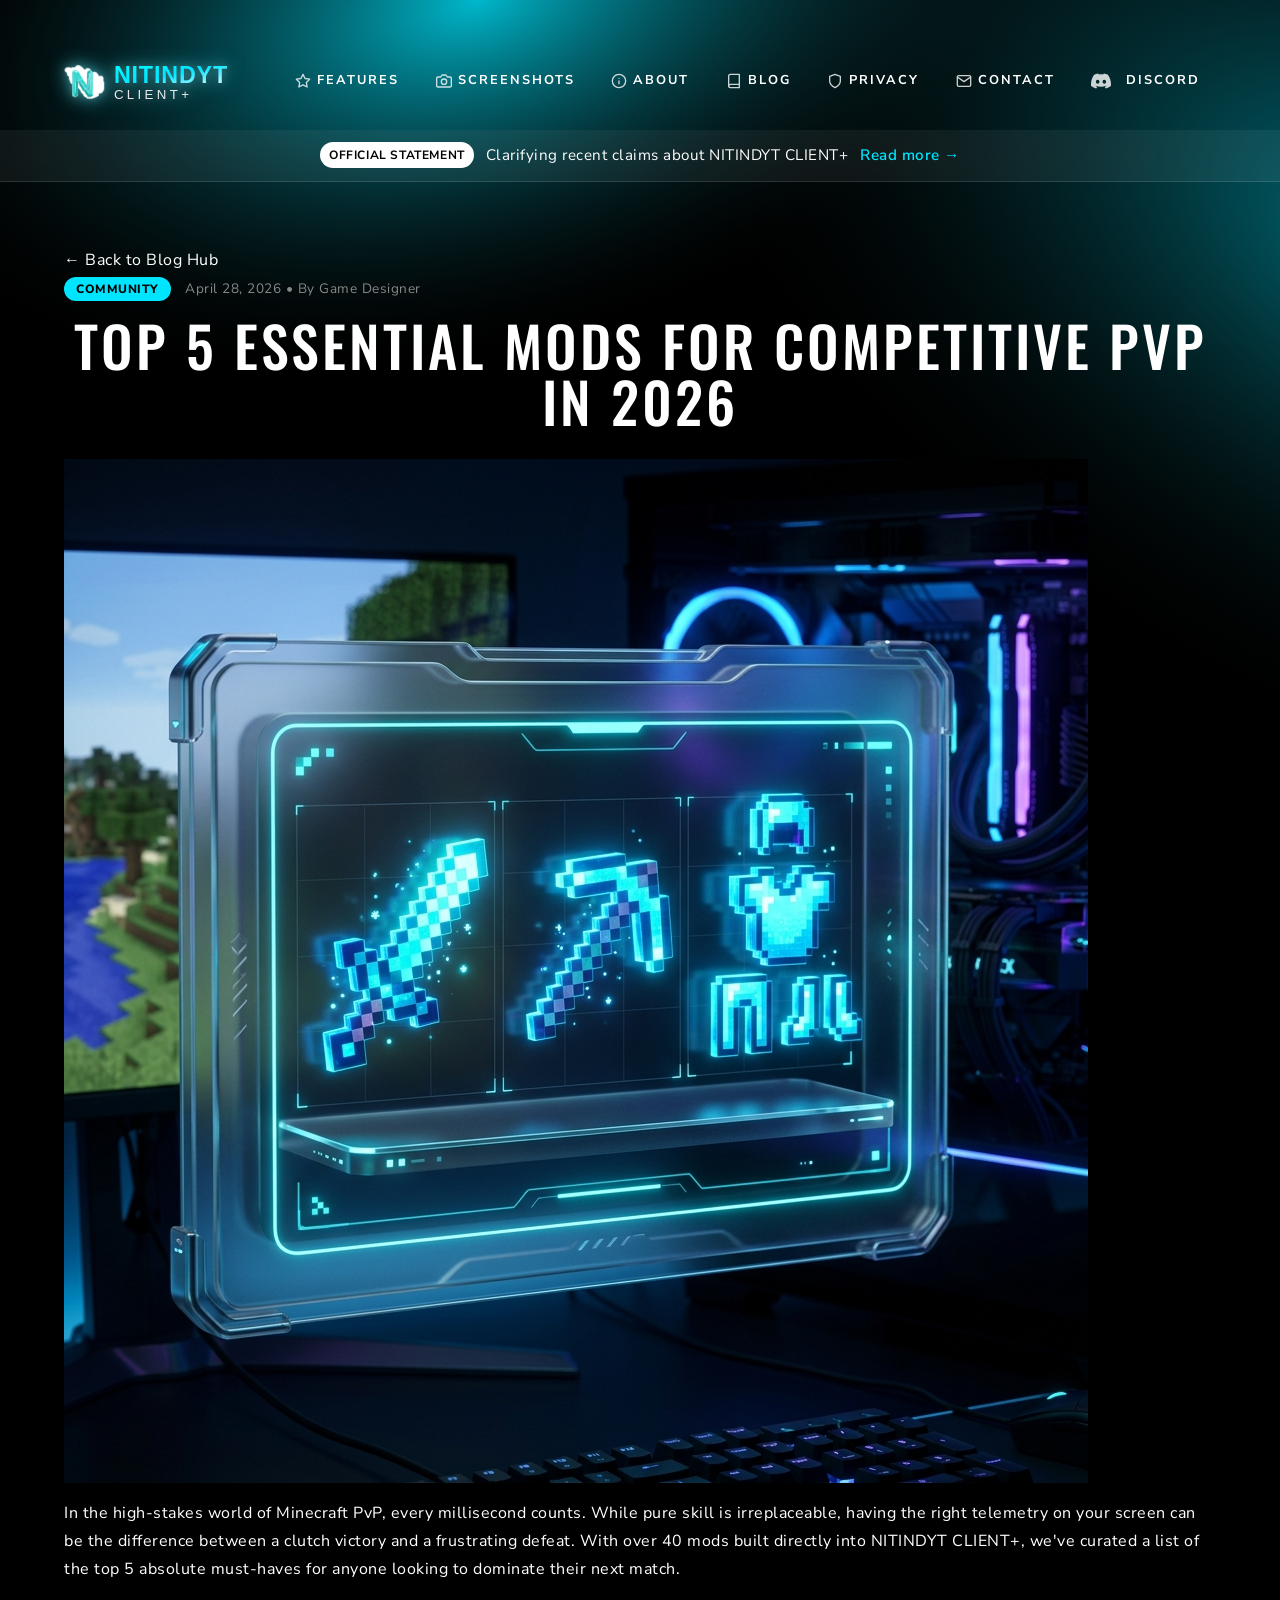
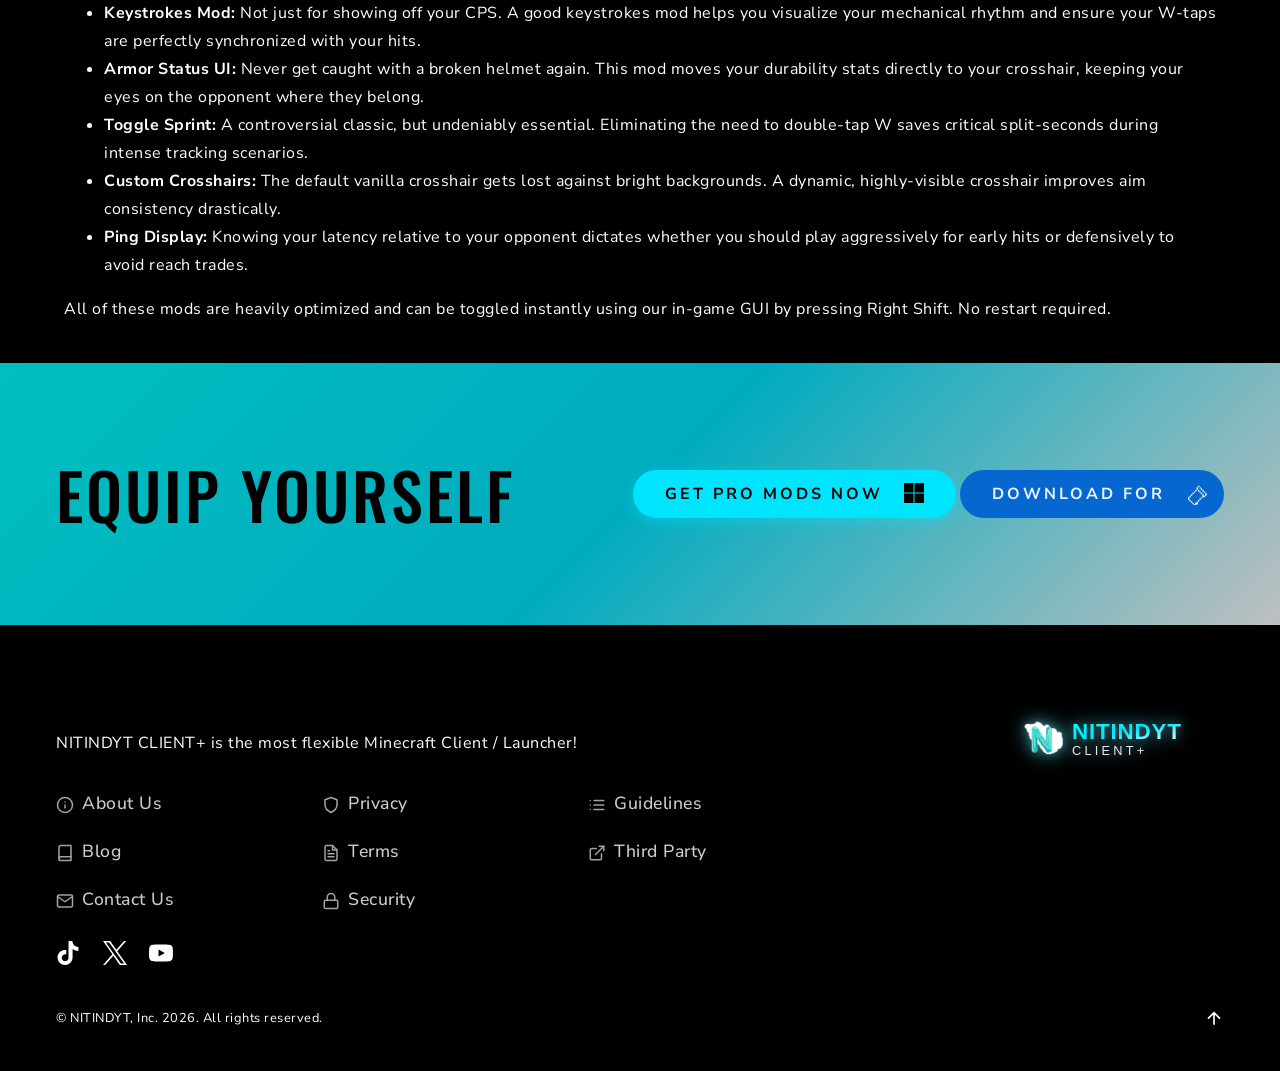
<file: pages/blog-competitive-mods.html>
<!DOCTYPE html>
<html lang="en">
<head>
  <meta name="generator" content="Hugo 0.160.1">
  <meta charset="UTF-8">
  <meta http-equiv="X-UA-Compatible" content="IE=edge">
  <meta name="viewport" content="width=device-width, initial-scale=1">
  <title>NITINDYT CLIENT+</title>

  <meta property="og:site_name" content="NITINDYT CLIENT+">
  <meta property="og:title" content="NITINDYT CLIENT+">
  <meta name="twitter:card" content="summary">
  <meta property="og:locale" content="en">
  <meta property="og:type" content="website">
  <meta property="og:description" content="Best Minecraft launcher and client">
  <meta name="description" content="Best Minecraft launcher and client">
  <meta property="og:url" content="https://nitindytmc.com/">
  <meta property="og:image" content="../assets/images/logo.svg">

  <link rel="apple-touch-icon" sizes="180x180" href="../assets//images/logo.svg">
  <link rel="icon" type="image/svg+xml" href="../assets/images/logo.svg">
  <link rel="mask-icon" href="../assets/images/logo.svg" color="#000000">
  <link rel="shortcut icon" href="../assets/images/logo.svg">
  <meta name="msapplication-TileColor" content="#000000">

  <link rel="preconnect" href="https://fonts.bunny.net">
  <link href="https://fonts.bunny.net/css2?family=Nunito+Sans:wght@400;700&amp;family=Oswald:wght@500&amp;display=swap"
    rel="stylesheet">

  <link href="../saas/_gen.min.css" rel="stylesheet">
  <link rel="stylesheet" href="../css/common-style.css">
  <meta name="canonical" content="https://nitindytmc.com/">
  <meta name="theme-color" content="#000000">
  <meta name="apple-mobile-web-app-status-bar-style" content="black-translucent">
  <meta name="msapplication-navbutton-color" content="#000000">

  <script type="application/ld+json">
  {
    "@context": "https://schema.org",
    "@type": "SoftwareApplication",
    "name": "NITINDYT CLIENT+",
    "operatingSystem": "Windows, MacOS",
    "applicationCategory": "GameApplication",
    "offers": {
      "@type": "Offer",
      "price": "0",
      "priceCurrency": "USD"
    },
    "description": "NITINDYT CLIENT+ is the most advanced Minecraft launcher and client with over 40 built-in mods and FPS performance boosts.",
    "aggregateRating": {
      "@type": "AggregateRating",
      "ratingValue": "4.9",
      "ratingCount": "1250"
    }
  }
  </script>
  <script type="application/ld+json">
  {
    "@context": "https://schema.org",
    "@type": "WebSite",
    "url": "https://nitindytmc.com/",
    "name": "NITINDYT CLIENT+",
    "potentialAction": {
      "@type": "SearchAction",
      "target": "https://nitindytmc.com/?s={search_term_string}",
      "query-input": "required name=search_term_string"
    }
  }
  </script>

  <link rel="stylesheet" href="../css/common-style.css">
  <style>
    /* Screenshots Slider Enhancements */
    .splide__slide {
      padding: 50px 20px;
    }

    .splide__slide__container {
      border-radius: 30px;
      border: 4px solid transparent;
      box-shadow: 0 0 0 rgba(0, 229, 255, 0);
      transition: border-color 0.3s ease, box-shadow 0.3s ease, transform 0.3s ease, opacity 0.3s ease;
      opacity: 0.6;
      transform: scale(0.92);
      background: rgba(255, 255, 255, 0.05);
      -webkit-backdrop-filter: blur(10px);
      backdrop-filter: blur(10px);
      overflow: visible;
    }

    .splide__slide.is-active .splide__slide__container {
      border-color: #00e5ff;
      box-shadow: 0 0 40px rgba(0, 229, 255, 0.5), 0 0 15px rgba(255, 255, 255, 0.2);
      opacity: 1;
      transform: scale(1);
      transition: border-color 0.6s ease 0.4s, box-shadow 0.6s ease 0.4s, transform 0.6s ease 0.4s, opacity 0.6s ease 0.4s;
    }

    .splide__slide__container img {
      border-radius: 26px;
      transition: transform 1.2s ease;
      width: 100%;
      height: auto;
      display: block;
    }

    .splide.is-initialized {
      padding: 60px 0;
    }

    .splide__slide.is-active .splide__slide__container img {
      transform: scale(1.03);
    }

    @keyframes delayed-fade {
      0% {
        opacity: 0;
      }

      50% {
        opacity: 0;
      }

      100% {
        opacity: 1;
      }
    }

    .homepage-pic {
      animation: delayed-fade 3s;
    }

    .float-anim {
      animation: float 6s ease-in-out infinite;
    }

    @keyframes float {
      0% {
        transform: translateY(0px) rotate(0deg);
      }

      50% {
        transform: translateY(-20px) rotate(1deg);
      }

      100% {
        transform: translateY(0px) rotate(0deg);
      }
    }
  </style>
</head>
<body class="index windows">
    <nav class="nav">
    <div class="padd-m"></div>
    <div class="container padd-l row-mobile">
      <div class="flex-strong center">
        <a href="../index.html" class="nav__logo" aria-label="Logo / Go home"
          style="display: flex; align-items: center; text-decoration: none; font-family: 'Oswald', sans-serif;">
          <img src="../assets/images/logo.svg" class="logo-icon" alt="NITINDYT Logo" style="height: 50px;">
        </a>
      </div>

      <div class="col"></div>

      <div class="flex-strong">
        <div class="hide-on-mobile nav__links">
          <a href="#features"><svg xmlns="http://www.w3.org/2000/svg" width="16" height="16" viewBox="0 0 24 24"
              fill="none" stroke="currentColor" stroke-width="2" stroke-linecap="round" stroke-linejoin="round"
              style="vertical-align: middle; margin-right: 6px;">
              <polygon
                points="12 2 15.09 8.26 22 9.27 17 14.14 18.18 21.02 12 17.77 5.82 21.02 7 14.14 2 9.27 8.91 8.26 12 2">
              </polygon>
            </svg>Features</a>
          <a href="#screenshots"><svg xmlns="http://www.w3.org/2000/svg" width="16" height="16" viewBox="0 0 24 24"
              fill="none" stroke="currentColor" stroke-width="2" stroke-linecap="round" stroke-linejoin="round"
              style="vertical-align: middle; margin-right: 6px;">
              <path d="M23 19a2 2 0 0 1-2 2H3a2 2 0 0 1-2-2V8a2 2 0 0 1 2-2h4l2-3h6l2 3h4a2 2 0 0 1 2 2z"></path>
              <circle cx="12" cy="13" r="4"></circle>
            </svg>Screenshots</a>
          <a href="./about.html"><svg xmlns="http://www.w3.org/2000/svg" width="16" height="16"
              viewBox="0 0 24 24" fill="none" stroke="currentColor" stroke-width="2" stroke-linecap="round"
              stroke-linejoin="round" style="vertical-align: middle; margin-right: 6px;">
              <circle cx="12" cy="12" r="10"></circle>
              <line x1="12" y1="16" x2="12" y2="12"></line>
              <line x1="12" y1="8" x2="12.01" y2="8"></line>
            </svg>About</a>
          <a href="./blog.html"><svg xmlns="http://www.w3.org/2000/svg" width="16" height="16" viewBox="0 0 24 24"
              fill="none" stroke="currentColor" stroke-width="2" stroke-linecap="round" stroke-linejoin="round"
              style="vertical-align: middle; margin-right: 6px;">
              <path d="M4 19.5A2.5 2.5 0 0 1 6.5 17H20"></path>
              <path d="M6.5 2H20v20H6.5A2.5 2.5 0 0 1 4 19.5v-15A2.5 2.5 0 0 1 6.5 2z"></path>
            </svg>Blog</a>
          <a href="./privacy.html"><svg xmlns="http://www.w3.org/2000/svg" width="16" height="16"
              viewBox="0 0 24 24" fill="none" stroke="currentColor" stroke-width="2" stroke-linecap="round"
              stroke-linejoin="round" style="vertical-align: middle; margin-right: 6px;">
              <path d="M12 22s8-4 8-10V5l-8-3-8 3v7c0 6 8 10 8 10z"></path>
            </svg>Privacy</a>
          <a href="./contact.html"><svg xmlns="http://www.w3.org/2000/svg" width="16" height="16"
              viewBox="0 0 24 24" fill="none" stroke="currentColor" stroke-width="2" stroke-linecap="round"
              stroke-linejoin="round" style="vertical-align: middle; margin-right: 6px;">
              <path d="M4 4h16c1.1 0 2 .9 2 2v12c0 1.1-.9 2-2 2H4c-1.1 0-2-.9-2-2V6c0-1.1.9-2 2-2z"></path>
              <polyline points="22,6 12,13 2,6"></polyline>
            </svg>Contact</a>
          <a target="_blank" rel="noopener" href="https://nitindytmc.com/discord">
            <svg class="size-m" role="img" viewBox="0 0 24 24" xmlns="http://www.w3.org/2000/svg">
              <title>Discord</title>
              <path fill="currentColor"
                d="M20.317 4.3698a19.7913 19.7913 0 00-4.8851-1.5152.0741.0741 0 00-.0785.0371c-.211.3753-.4447.8648-.6083 1.2495-1.8447-.2762-3.68-.2762-5.4868 0-.1636-.3933-.4058-.8742-.6177-1.2495a.077.077 0 00-.0785-.037 19.7363 19.7363 0 00-4.8852 1.515.0699.0699 0 00-.0321.0277C.5334 9.0458-.319 13.5799.0992 18.0578a.0824.0824 0 00.0312.0561c2.0528 1.5076 4.0413 2.4228 5.9929 3.0294a.0777.0777 0 00.0842-.0276c.4616-.6304.8731-1.2952 1.226-1.9942a.076.076 0 00-.0416-.1057c-.6528-.2476-1.2743-.5495-1.8722-.8923a.077.077 0 01-.0076-.1277c.1258-.0943.2517-.1923.3718-.2914a.0743.0743 0 01.0776-.0105c3.9278 1.7933 8.18 1.7933 12.0614 0a.0739.0739 0 01.0785.0095c.1202.099.246.1981.3728.2924a.077.077 0 01-.0066.1276 12.2986 12.2986 0 01-1.873.8914.0766.0766 0 00-.0407.1067c.3604.698.7719 1.3628 1.225 1.9932a.076.076 0 00.0842.0286c1.961-.6067 3.9495-1.5219 6.0023-3.0294a.077.077 0 00.0313-.0552c.5004-5.177-.8382-9.6739-3.5485-13.6604a.061.061 0 00-.0312-.0286zM8.02 15.3312c-1.1825 0-2.1569-1.0857-2.1569-2.419 0-1.3332.9555-2.4189 2.157-2.4189 1.2108 0 2.1757 1.0952 2.1568 2.419 0 1.3332-.9555 2.4189-2.1569 2.4189zm7.9748 0c-1.1825 0-2.1569-1.0857-2.1569-2.419 0-1.3332.9554-2.4189 2.1569-2.4189 1.2108 0 2.1757 1.0952 2.1568 2.419 0 1.3332-.946 2.4189-2.1568 2.4189Z">
              </path>
            </svg>
            &nbsp; Discord</a>
        </div>
      </div>

      <div class="padd-m hide-on-desktop"></div>
      <div class="nav__menu clickable flex-strong" onclick="toggleMenu()">
        <div class="nav__menu--open hide-on-desktop"><svg xmlns="http://www.w3.org/2000/svg" width="32" height="32"
            viewBox="0 0 24 24" fill="none" stroke="currentColor" stroke-width="2.5" stroke-linecap="round"
            stroke-linejoin="round" class="NITINDYT CLIENT+-menu">
            <line x1="3" y1="12" x2="21" y2="12"></line>
            <line x1="3" y1="6" x2="21" y2="6"></line>
            <line x1="3" y1="18" x2="21" y2="18"></line>
          </svg></div>
        <div class="nav__menu--close hide-on-desktop hidden"><svg xmlns="http://www.w3.org/2000/svg" width="32"
            height="32" viewBox="0 0 24 24" fill="none" stroke="currentColor" stroke-width="2.5" stroke-linecap="round"
            stroke-linejoin="round" class="NITINDYT CLIENT+-x">
            <line x1="18" y1="6" x2="6" y2="18"></line>
            <line x1="6" y1="6" x2="18" y2="18"></line>
          </svg></div>
      </div>
    </div>

    <div class="hidden nav__mobile hide-on-desktop padd-xs">
      <div class="nav__mobile-links padd-l">
        <a href="#features"><svg xmlns="http://www.w3.org/2000/svg" width="16" height="16" viewBox="0 0 24 24"
            fill="none" stroke="currentColor" stroke-width="2" stroke-linecap="round" stroke-linejoin="round"
            style="vertical-align: middle; margin-right: 12px;">
            <polygon
              points="12 2 15.09 8.26 22 9.27 17 14.14 18.18 21.02 12 17.77 5.82 21.02 7 14.14 2 9.27 8.91 8.26 12 2">
            </polygon>
          </svg>Features</a>
        <a href="#screenshots"><svg xmlns="http://www.w3.org/2000/svg" width="16" height="16" viewBox="0 0 24 24"
            fill="none" stroke="currentColor" stroke-width="2" stroke-linecap="round" stroke-linejoin="round"
            style="vertical-align: middle; margin-right: 12px;">
            <path d="M23 19a2 2 0 0 1-2 2H3a2 2 0 0 1-2-2V8a2 2 0 0 1 2-2h4l2-3h6l2 3h4a2 2 0 0 1 2 2z"></path>
            <circle cx="12" cy="13" r="4"></circle>
          </svg>Screenshots</a>
        <a href="./about.html"><svg xmlns="http://www.w3.org/2000/svg" width="16" height="16" viewBox="0 0 24 24"
            fill="none" stroke="currentColor" stroke-width="2" stroke-linecap="round" stroke-linejoin="round"
            style="vertical-align: middle; margin-right: 12px;">
            <circle cx="12" cy="12" r="10"></circle>
            <line x1="12" y1="16" x2="12" y2="12"></line>
            <line x1="12" y1="8" x2="12.01" y2="8"></line>
          </svg>About</a>
        <a href="./blog.html"><svg xmlns="http://www.w3.org/2000/svg" width="16" height="16" viewBox="0 0 24 24"
            fill="none" stroke="currentColor" stroke-width="2" stroke-linecap="round" stroke-linejoin="round"
            style="vertical-align: middle; margin-right: 12px;">
            <path d="M4 19.5A2.5 2.5 0 0 1 6.5 17H20"></path>
            <path d="M6.5 2H20v20H6.5A2.5 2.5 0 0 1 4 19.5v-15A2.5 2.5 0 0 1 6.5 2z"></path>
          </svg>Blog</a>
        <a href="./privacy.html"><svg xmlns="http://www.w3.org/2000/svg" width="16" height="16"
            viewBox="0 0 24 24" fill="none" stroke="currentColor" stroke-width="2" stroke-linecap="round"
            stroke-linejoin="round" style="vertical-align: middle; margin-right: 12px;">
            <path d="M12 22s8-4 8-10V5l-8-3-8 3v7c0 6 8 10 8 10z"></path>
          </svg>Privacy</a>
        <a href="./contact.html"><svg xmlns="http://www.w3.org/2000/svg" width="16" height="16"
            viewBox="0 0 24 24" fill="none" stroke="currentColor" stroke-width="2" stroke-linecap="round"
            stroke-linejoin="round" style="vertical-align: middle; margin-right: 12px;">
            <path d="M4 4h16c1.1 0 2 .9 2 2v12c0 1.1-.9 2-2 2H4c-1.1 0-2-.9-2-2V6c0-1.1.9-2 2-2z"></path>
            <polyline points="22,6 12,13 2,6"></polyline>
          </svg>Contact</a>
        <a href="https://discord.gg/nitindyt">
          <svg class="size-m" role="img" viewBox="0 0 24 24" xmlns="http://www.w3.org/2000/svg"
            style="vertical-align: middle; margin-right: 12px; width: 16px; height: 16px;">
            <title>Discord</title>
            <path fill="currentColor"
              d="M20.317 4.3698a19.7913 19.7913 0 00-4.8851-1.5152.0741.0741 0 00-.0785.0371c-.211.3753-.4447.8648-.6083 1.2495-1.8447-.2762-3.68-.2762-5.4868 0-.1636-.3933-.4058-.8742-.6177-1.2495a.077.077 0 00-.0785-.037 19.7363 19.7363 0 00-4.8852 1.515.0699.0699 0 00-.0321.0277C.5334 9.0458-.319 13.5799.0992 18.0578a.0824.0824 0 00.0312.0561c2.0528 1.5076 4.0413 2.4228 5.9929 3.0294a.0777.0777 0 00.0842-.0276c.4616-.6304.8731-1.2952 1.226-1.9942a.076.076 0 00-.0416-.1057c-.6528-.2476-1.2743-.5495-1.8722-.8923a.077.077 0 01-.0076-.1277c.1258-.0943.2517-.1923.3718-.2914a.0743.0743 0 01.0776-.0105c3.9278 1.7933 8.18 1.7933 12.0614 0a.0739.0739 0 01.0785.0095c.1202.099.246.1981.3728.2924a.077.077 0 01-.0066.1276 12.2986 12.2986 0 01-1.873.8914.0766.0766 0 00-.0407.1067c.3604.698.7719 1.3628 1.225 1.9932a.076.076 0 00.0842.0286c1.961-.6067 3.9495-1.5219 6.0023-3.0294a.077.077 0 00.0313-.0552c.5004-5.177-.8382-9.6739-3.5485-13.6604a.061.061 0 00-.0312-.0286zM8.02 15.3312c-1.1825 0-2.1569-1.0857-2.1569-2.419 0-1.3332.9555-2.4189 2.157-2.4189 1.2108 0 2.1757 1.0952 2.1568 2.419 0 1.3332-.9555 2.4189-2.1569 2.4189zm7.9748 0c-1.1825 0-2.1569-1.0857-2.1569-2.419 0-1.3332.9554-2.4189 2.1569-2.4189 1.2108 0 2.1757 1.0952 2.1568 2.419 0 1.3332-.946 2.4189-2.1568 2.4189Z">
            </path>
          </svg>
          &nbsp; Discord</a>
      </div>
    </div>
  </nav>

  <div class="nav__mobile-background hidden" onclick="toggleMenu()"></div>

    <img src="../assets/images/gr2.svg" alt="Illustration" class="homepage-illustration-left">
    <img src="../assets/images/gr1.svg" alt="Illustration" class="homepage-illustration-right">

    <a href="./ads-fraud-claims.html" class="statement-banner">
    <span class="statement-banner__label">Official Statement</span>
    <span class="statement-banner__text">Clarifying recent claims about NITINDYT CLIENT+</span>
    <span class="statement-banner__cta">Read more &rarr;</span>
  </a>

    <main class="container padd-l">
        <div style="margin-top: 40px;">
            <a href="./blog.html" class="back-link">&larr; Back to Blog Hub</a>
        </div>
        <div class="article-header">
            <span class="blog-badge">Community</span>
            <span class="blog-meta-text">April 28, 2026 • By Game Designer</span>
            <h1 style="font-size: 3.5rem; margin-top: 15px; font-family: 'Oswald', sans-serif; color: #fff;">Top 5 Essential Mods for Competitive PvP in 2026</h1>
        </div>
        <img src="../assets/images/minecraft_mods.png" alt="Minecraft Mods" class="article-hero">
        <div class="article-content">
            <p>In the high-stakes world of Minecraft PvP, every millisecond counts. While pure skill is irreplaceable, having the right telemetry on your screen can be the difference between a clutch victory and a frustrating defeat. With over 40 mods built directly into NITINDYT CLIENT+, we've curated a list of the top 5 absolute must-haves for anyone looking to dominate their next match.</p>
            <ul>
                <li><strong>Keystrokes Mod:</strong> Not just for showing off your CPS. A good keystrokes mod helps you visualize your mechanical rhythm and ensure your W-taps are perfectly synchronized with your hits.</li>
                <li><strong>Armor Status UI:</strong> Never get caught with a broken helmet again. This mod moves your durability stats directly to your crosshair, keeping your eyes on the opponent where they belong.</li>
                <li><strong>Toggle Sprint:</strong> A controversial classic, but undeniably essential. Eliminating the need to double-tap W saves critical split-seconds during intense tracking scenarios.</li>
                <li><strong>Custom Crosshairs:</strong> The default vanilla crosshair gets lost against bright backgrounds. A dynamic, highly-visible crosshair improves aim consistency drastically.</li>
                <li><strong>Ping Display:</strong> Knowing your latency relative to your opponent dictates whether you should play aggressively for early hits or defensively to avoid reach trades.</li>
            </ul>
            <p>All of these mods are heavily optimized and can be toggled instantly using our in-game GUI by pressing Right Shift. No restart required.</p>
        </div>
    </main>

    <div class="up-your-game-gradient apply-bg-props">
    <div class="container row">
      <div class="padd-m center-mobile col">
        <h2 class="h1"><span class="black">Equip Yourself</span></h2>
      </div>
      <div class="padd-m flex-strong right center-mobile col">
        <div class="row" style="gap: 0.25rem">
          <div class="windows-dropdown">
            <a href="https://skmedix.pl/downloads#windows" class="btn btn--primary" style="width: 100%; white-space: nowrap">GET PRO MODS NOW &nbsp; <span class="windows-logo" style="position: relative; top: -2px"><svg
                  class="size-m" role="img" viewBox="0 0 24 24" xmlns="http://www.w3.org/2000/svg">
                  <title>Windows Logo</title>
                  <path fill="currentColor" d="M0 0v11.408h11.408V0zm12.594 0v11.408H24V0zM0 12.594V24h11.408V12.594zm12.594 0V24H24V12.594z"></path>
                </svg></span>
            </a>
          </div>
          <div class="non-windows-dropdown">
            <div class="dropdown left">
              <span class="btn btn--primary" style="width: 100%">Download Modded Client...</span>
              <div class="dropdown-content">
                <a href="./download/windows">Windows</a>
                <a href="./download/mac">MacOS ARM</a>
              </div>
            </div>
          </div>

          <a target="_blank" href="#" class="btn btn--fabric btn--tertiary">
            Download for
            <svg style="width: 20px; height: 20px; margin-left: 16px" fill="currentcolor" viewBox="0 0 512 476"
              xmlns="http://www.w3.org/2000/svg">
              <path fill="currentcolor"
                d="m72 292.4395142h-36v-36h36zm36.9295654-72.9296265h-36.9295654v36.9296265h36.9295654zm36.9296265-36.9295654h-36.9296265v36.9295654h36.9295654zm36.9295654-36.9295655h-36.9295654v36.9295654h36.9295654zm36-36.2574691h-36v36.2574692h36zm37.1346436-72.8280411h-37.1346436v72.8280411h37.1346436zm37.2692871-36.5652466h-37.2692871v36h37.2692871zm0 72h36.0442505v-35.2857056h-36.0442505zm36.0442505 37.3932877h36.4812622v-36.9443741h-36.4812622zm36.4812622 36.6146164h37.1425171v-36.6146164h-37.1425171zm37.1425171 35.6428527h36.29953v-35.6428528h-36.29953zm73.5429077.4488526h-37.2433777v73.7908936h37.2433777zm-220.4802246-72.7063217v36.7222519h36.6399536v-36.7222519zm36.6399536 36.7222519v36.9295654h36.673584v-36.9295654zm73.1548462 72.9295654v-36h-36.4812622v36zm-72.7874146 146.6635742h36.3061523v-36h-36.3061523zm-109.7509765 110.1085815h-36.9428711v35.8370972h73.9933472v-35.8370972h35.8534241v-36.7028809-36.7028808h36.8470764v-36.7028198h-36.8470764v36.7028198h-36.8109436l-.1081543 36.7028809h-35.8173829v36.7028809m-73.670105-.0000001h36.5598145v-36.7028809h-36.5598145zm-36.467041-73.4057617v36.7028809h36.467041v-36.7028809zm-37.210083-36.7028198v36.7028198h37.210083v-36.7028198zm0-73.269165h-36v73.269104h36zm366.8607178-73.020813h-37.1425171v73.494873h-36.4812622v36h36.4812622v-35.8684692h73.4420471v-37h-36.29953z">
              </path>
            </svg>
          </a>
        </div>
      </div>
    </div>
  </div>

  <footer class="padd-l center-mobile">
    <div class="padd-l"></div>
    <div class="container">
      <div class="row">
        <div class="padd-m col">
          <p>NITINDYT CLIENT+ is the most flexible Minecraft Client / Launcher!</p>
          <div class="footer-links-grid center-mobile">
            <div class="footer-col">
              <a href="./about.html" class="med"><svg xmlns="http://www.w3.org/2000/svg" width="18" height="18"
                  viewBox="0 0 24 24" fill="none" stroke="currentColor" stroke-width="2" stroke-linecap="round"
                  stroke-linejoin="round" style="vertical-align: middle; margin-right: 8px;">
                  <circle cx="12" cy="12" r="10"></circle>
                  <line x1="12" y1="16" x2="12" y2="12"></line>
                  <line x1="12" y1="8" x2="12.01" y2="8"></line>
                </svg>About Us</a>
              <a href="./blog.html" class="med"><svg xmlns="http://www.w3.org/2000/svg" width="18" height="18"
                  viewBox="0 0 24 24" fill="none" stroke="currentColor" stroke-width="2" stroke-linecap="round"
                  stroke-linejoin="round" style="vertical-align: middle; margin-right: 8px;">
                  <path d="M4 19.5A2.5 2.5 0 0 1 6.5 17H20"></path>
                  <path d="M6.5 2H20v20H6.5A2.5 2.5 0 0 1 4 19.5v-15A2.5 2.5 0 0 1 6.5 2z"></path>
                </svg>Blog</a>
              <a href="./contact.html" class="med"><svg xmlns="http://www.w3.org/2000/svg" width="18" height="18"
                  viewBox="0 0 24 24" fill="none" stroke="currentColor" stroke-width="2" stroke-linecap="round"
                  stroke-linejoin="round" style="vertical-align: middle; margin-right: 8px;">
                  <path d="M4 4h16c1.1 0 2 .9 2 2v12c0 1.1-.9 2-2 2H4c-1.1 0-2-.9-2-2V6c0-1.1.9-2 2-2z"></path>
                  <polyline points="22,6 12,13 2,6"></polyline>
                </svg>Contact Us</a>
            </div>
            <div class="footer-col">
              <a href="./privacy.html" class="med"><svg xmlns="http://www.w3.org/2000/svg" width="18" height="18"
                  viewBox="0 0 24 24" fill="none" stroke="currentColor" stroke-width="2" stroke-linecap="round"
                  stroke-linejoin="round" style="vertical-align: middle; margin-right: 8px;">
                  <path d="M12 22s8-4 8-10V5l-8-3-8 3v7c0 6 8 10 8 10z"></path>
                </svg>Privacy</a>
              <a href="./terms.html" class="med"><svg xmlns="http://www.w3.org/2000/svg" width="18" height="18"
                  viewBox="0 0 24 24" fill="none" stroke="currentColor" stroke-width="2" stroke-linecap="round"
                  stroke-linejoin="round" style="vertical-align: middle; margin-right: 8px;">
                  <path d="M14 2H6a2 2 0 0 0-2 2v16a2 2 0 0 0 2 2h12a2 2 0 0 0 2-2V8z"></path>
                  <polyline points="14 2 14 8 20 8"></polyline>
                  <line x1="16" y1="13" x2="8" y2="13"></line>
                  <line x1="16" y1="17" x2="8" y2="17"></line>
                  <polyline points="10 9 9 9 8 9"></polyline>
                </svg>Terms</a>
              <a href="./ads-fraud-claims.html" class="med"><svg xmlns="http://www.w3.org/2000/svg" width="18"
                  height="18" viewBox="0 0 24 24" fill="none" stroke="currentColor" stroke-width="2"
                  stroke-linecap="round" stroke-linejoin="round" style="vertical-align: middle; margin-right: 8px;">
                  <rect x="3" y="11" width="18" height="11" rx="2" ry="2"></rect>
                  <path d="M7 11V7a5 5 0 0 1 10 0v4"></path>
                </svg>Security</a>
            </div>
            <div class="footer-col">
              <a href="./community-guidelines.html" class="med"><svg xmlns="http://www.w3.org/2000/svg" width="18"
                  height="18" viewBox="0 0 24 24" fill="none" stroke="currentColor" stroke-width="2"
                  stroke-linecap="round" stroke-linejoin="round" style="vertical-align: middle; margin-right: 8px;">
                  <line x1="8" y1="6" x2="21" y2="6"></line>
                  <line x1="8" y1="12" x2="21" y2="12"></line>
                  <line x1="8" y1="18" x2="21" y2="18"></line>
                  <line x1="3" y1="6" x2="3.01" y2="6"></line>
                  <line x1="3" y1="12" x2="3.01" y2="12"></line>
                  <line x1="3" y1="18" x2="3.01" y2="18"></line>
                </svg>Guidelines</a>
              <a href="./third-party.html" class="med"><svg xmlns="http://www.w3.org/2000/svg" width="18"
                  height="18" viewBox="0 0 24 24" fill="none" stroke="currentColor" stroke-width="2"
                  stroke-linecap="round" stroke-linejoin="round" style="vertical-align: middle; margin-right: 8px;">
                  <path d="M18 13v6a2 2 0 0 1-2 2H5a2 2 0 0 1-2-2V8a2 2 0 0 1 2-2h6"></path>
                  <polyline points="15 3 21 3 21 9"></polyline>
                  <line x1="10" y1="14" x2="21" y2="3"></line>
                </svg>Third Party</a>
            </div>
          </div>
          <div class="padd-s"></div>
          <a target="_blank" rel="noopener" href="#"><svg role="img" viewBox="0 0 24 24" style="width:24px">
              <path fill="currentColor"
                d="M12.525.02c1.31-.02 2.61-.01 3.91-.02.08 1.53.63 3.09 1.75 4.17 1.12 1.11 2.7 1.62 4.24 1.79v4.03c-1.44-.05-2.89-.35-4.2-.97-.57-.26-1.1-.59-1.62-.93-.01 2.92.01 5.84-.02 8.75-.08 1.4-.54 2.79-1.35 3.94-1.31 1.92-3.58 3.17-5.91 3.21-1.43.08-2.86-.31-4.08-1.03-2.02-1.19-3.44-3.37-3.65-5.71-.02-.5-.03-1-.01-1.49.18-1.9 1.12-3.72 2.58-4.96 1.66-1.44 3.98-2.13 6.15-1.72.02 1.48-.04 2.96-.04 4.44-.99-.32-2.15-.23-3.02.37-.63.41-1.11 1.04-1.36 1.75-.21.51-.15 1.07-.14 1.61.24 1.64 1.82 3.02 3.5 2.87 1.12-.01 2.19-.66 2.77-1.61.19-.33.4-.67.41-1.06.1-1.79.06-3.57.07-5.36.01-4.03-.01-8.05.02-12.07z">
              </path>
            </svg></a> &nbsp; &nbsp;
          <a target="_blank" rel="noopener" href="#"><svg width="24" height="24" viewBox="0 0 24 24" fill="none">
              <path
                d="M14.2833 10.1624L23.2178 0H21.1006L13.3427 8.82384L7.14656 0H0L9.36984 13.3432L0 24H2.11732L10.3098 14.6817L16.8534 24H24L14.2827 10.1624H14.2833ZM11.3833 13.4608L10.4339 12.1321L2.88022 1.55962H6.1323L12.2282 10.0919L13.1776 11.4206L21.1016 22.5113H17.8495L11.3833 13.4613V13.4608Z"
                fill="white"></path>
            </svg></a> &nbsp; &nbsp;
          <a target="_blank" rel="noopener" href="#"><svg role="img" viewBox="0 0 24 24" style="width:24px">
              <path fill="currentColor"
                d="M23.498 6.186a3.016 3.016 0 0 0-2.122-2.136C19.505 3.545 12 3.545 12 3.545s-7.505 0-9.377.505A3.017 3.017 0 0 0 .502 6.186C0 8.07 0 12 0 12s0 3.93.502 5.814a3.016 3.016 0 0 0 2.122 2.136c1.871.505 9.376.505 9.376.505s7.505 0 9.377-.505a3.015 3.015 0 0 0 2.122-2.136C24 15.93 24 12 24 12s0-3.93-.502-5.814zM9.545 15.568V8.432L15.818 12l-6.273 3.568z">
              </path>
            </svg></a>
        </div>
        <div class="padd-m col-third right hide-on-mobile">
          <div
            style="display: flex; align-items: center; justify-content: flex-end; font-family: 'Oswald', sans-serif;">
            <img src="../assets/images/logo.svg" class="logo-icon" alt="NITINDYT Logo" style="height: 48px;">
          </div>
        </div>
      </div>
      <div class="container padd-m row">
        <div class="col center-mobile"><small>© NITINDYT, Inc. 2026. All rights reserved.</small></div>
        <div class="col right center-mobile"><a href="#"><svg class="size-m" viewBox="0 0 24 24">
              <path fill="currentColor" d="M13,20H11V8L5.5,13.5L4.08,12.08L12,4.16L19.92,12.08L18.5,13.5L13,8V20Z">
              </path>
            </svg></a></div>
      </div>
    </div>
  </footer>

    <!-- Scripts Start -->
  <script src="../js/main.min.js"></script>
  <script src="../js/cursor-glow.js"></script>
  <script src="../js/site-protection.js"></script>
  <!-- Scripts End -->
</body>
</html>
</file>
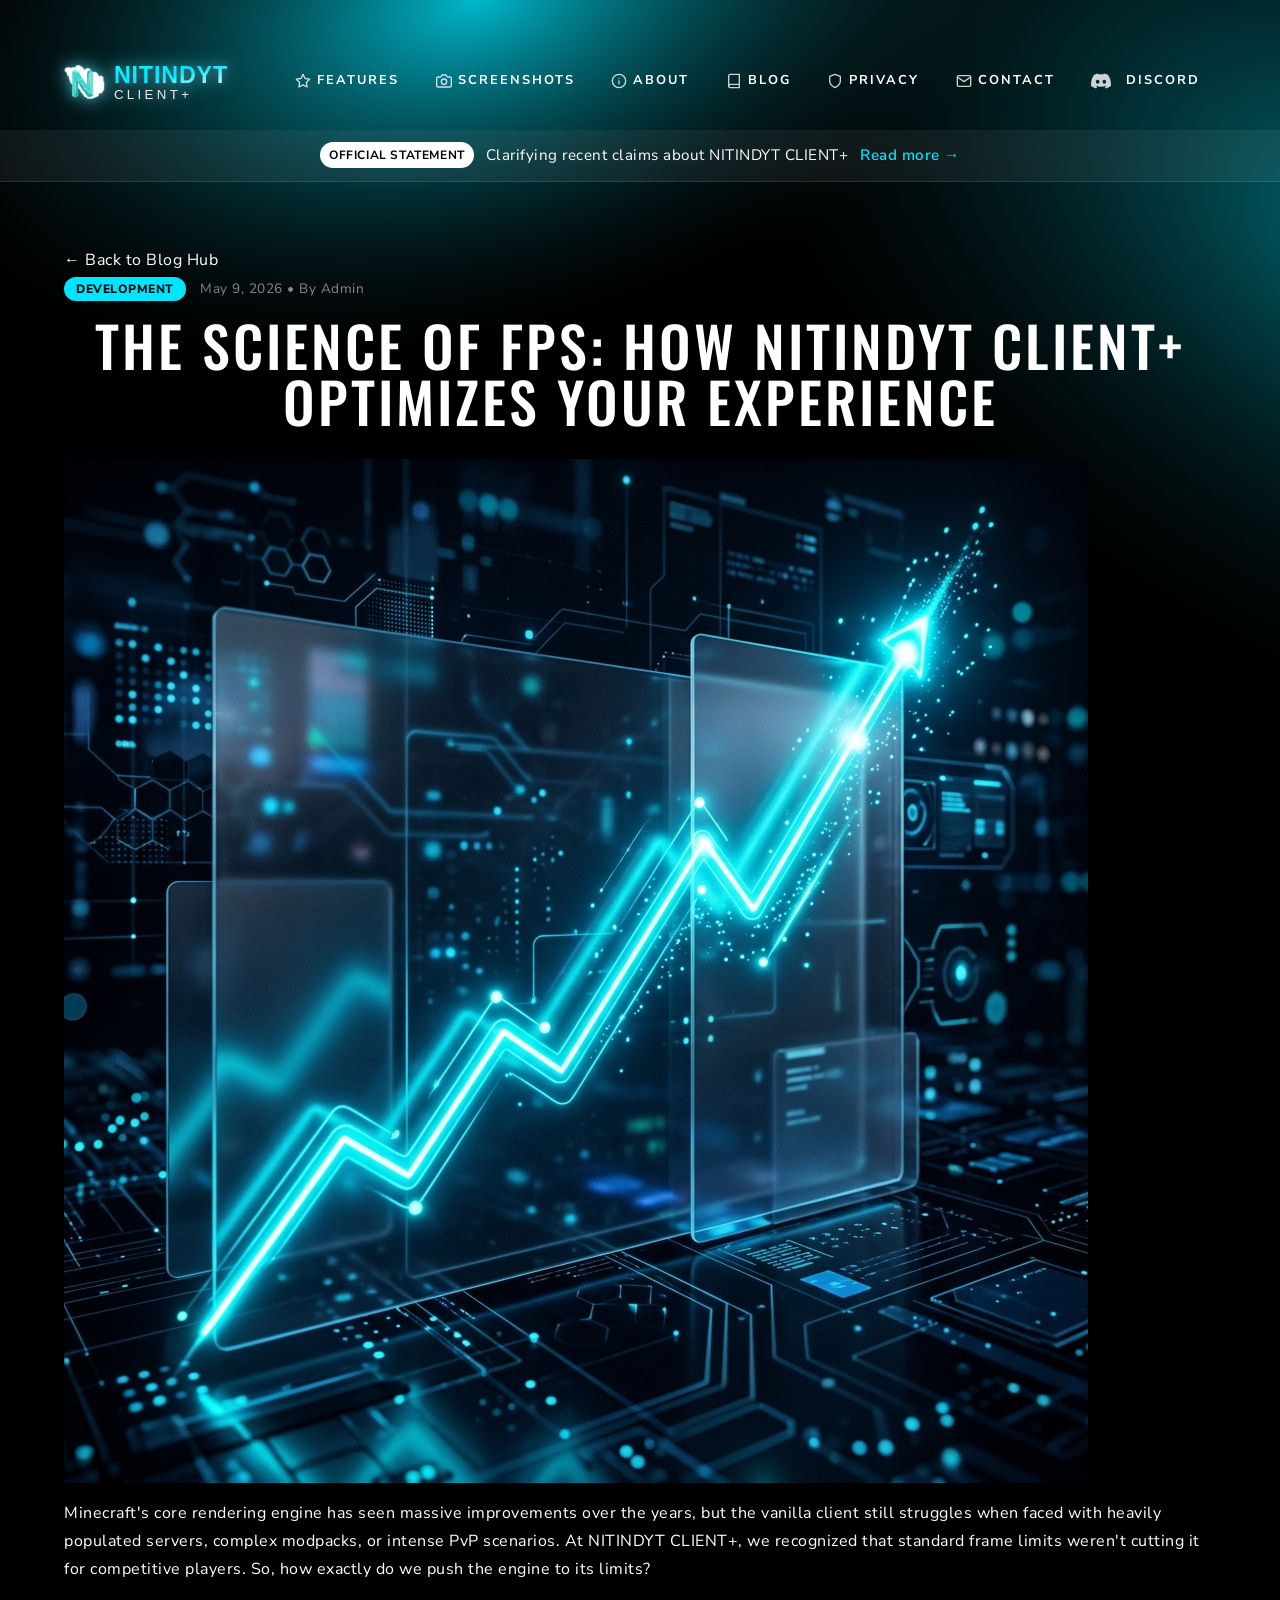
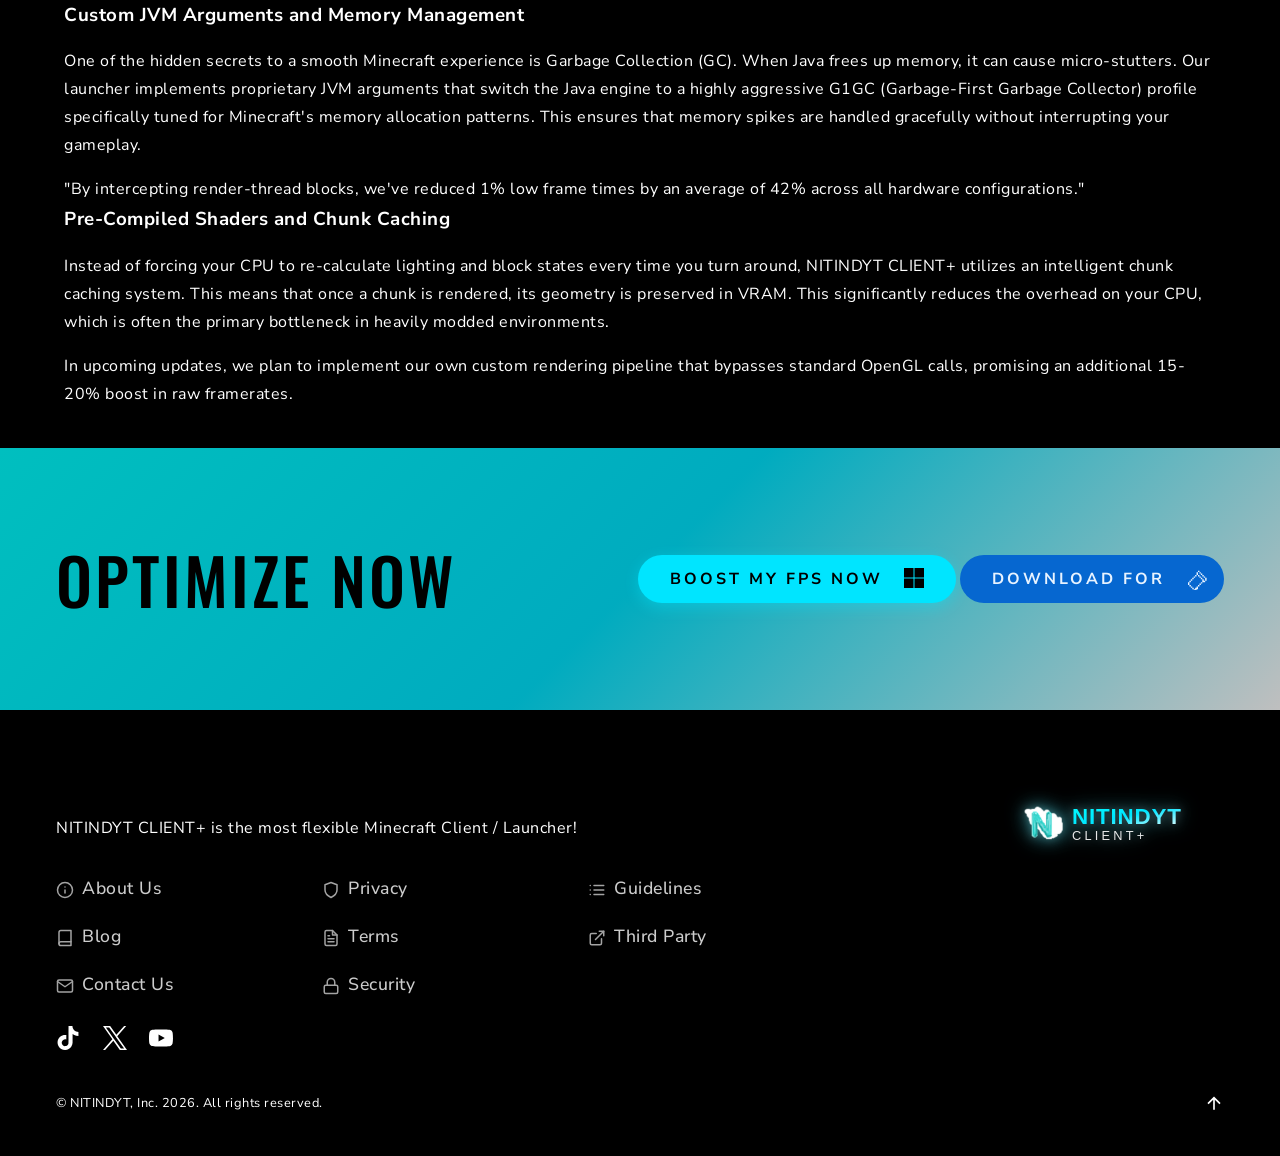
<file: pages/blog-fps-optimization.html>
<!DOCTYPE html>
<html lang="en">
<head>
  <meta name="generator" content="Hugo 0.160.1">
  <meta charset="UTF-8">
  <meta http-equiv="X-UA-Compatible" content="IE=edge">
  <meta name="viewport" content="width=device-width, initial-scale=1">
  <title>NITINDYT CLIENT+</title>

  <meta property="og:site_name" content="NITINDYT CLIENT+">
  <meta property="og:title" content="NITINDYT CLIENT+">
  <meta name="twitter:card" content="summary">
  <meta property="og:locale" content="en">
  <meta property="og:type" content="website">
  <meta property="og:description" content="Best Minecraft launcher and client">
  <meta name="description" content="Best Minecraft launcher and client">
  <meta property="og:url" content="https://nitindytmc.com/">
  <meta property="og:image" content="../assets/images/logo.svg">

  <link rel="apple-touch-icon" sizes="180x180" href="../assets//images/logo.svg">
  <link rel="icon" type="image/svg+xml" href="../assets/images/logo.svg">
  <link rel="mask-icon" href="../assets/images/logo.svg" color="#000000">
  <link rel="shortcut icon" href="../assets/images/logo.svg">
  <meta name="msapplication-TileColor" content="#000000">

  <link rel="preconnect" href="https://fonts.bunny.net">
  <link href="https://fonts.bunny.net/css2?family=Nunito+Sans:wght@400;700&amp;family=Oswald:wght@500&amp;display=swap"
    rel="stylesheet">

  <link href="../saas/_gen.min.css" rel="stylesheet">
  <link rel="stylesheet" href="../css/common-style.css">
  <meta name="canonical" content="https://nitindytmc.com/">
  <meta name="theme-color" content="#000000">
  <meta name="apple-mobile-web-app-status-bar-style" content="black-translucent">
  <meta name="msapplication-navbutton-color" content="#000000">

  <script type="application/ld+json">
  {
    "@context": "https://schema.org",
    "@type": "SoftwareApplication",
    "name": "NITINDYT CLIENT+",
    "operatingSystem": "Windows, MacOS",
    "applicationCategory": "GameApplication",
    "offers": {
      "@type": "Offer",
      "price": "0",
      "priceCurrency": "USD"
    },
    "description": "NITINDYT CLIENT+ is the most advanced Minecraft launcher and client with over 40 built-in mods and FPS performance boosts.",
    "aggregateRating": {
      "@type": "AggregateRating",
      "ratingValue": "4.9",
      "ratingCount": "1250"
    }
  }
  </script>
  <script type="application/ld+json">
  {
    "@context": "https://schema.org",
    "@type": "WebSite",
    "url": "https://nitindytmc.com/",
    "name": "NITINDYT CLIENT+",
    "potentialAction": {
      "@type": "SearchAction",
      "target": "https://nitindytmc.com/?s={search_term_string}",
      "query-input": "required name=search_term_string"
    }
  }
  </script>

  <link rel="stylesheet" href="../css/common-style.css">
  <style>
    /* Screenshots Slider Enhancements */
    .splide__slide {
      padding: 50px 20px;
    }

    .splide__slide__container {
      border-radius: 30px;
      border: 4px solid transparent;
      box-shadow: 0 0 0 rgba(0, 229, 255, 0);
      transition: border-color 0.3s ease, box-shadow 0.3s ease, transform 0.3s ease, opacity 0.3s ease;
      opacity: 0.6;
      transform: scale(0.92);
      background: rgba(255, 255, 255, 0.05);
      -webkit-backdrop-filter: blur(10px);
      backdrop-filter: blur(10px);
      overflow: visible;
    }

    .splide__slide.is-active .splide__slide__container {
      border-color: #00e5ff;
      box-shadow: 0 0 40px rgba(0, 229, 255, 0.5), 0 0 15px rgba(255, 255, 255, 0.2);
      opacity: 1;
      transform: scale(1);
      transition: border-color 0.6s ease 0.4s, box-shadow 0.6s ease 0.4s, transform 0.6s ease 0.4s, opacity 0.6s ease 0.4s;
    }

    .splide__slide__container img {
      border-radius: 26px;
      transition: transform 1.2s ease;
      width: 100%;
      height: auto;
      display: block;
    }

    .splide.is-initialized {
      padding: 60px 0;
    }

    .splide__slide.is-active .splide__slide__container img {
      transform: scale(1.03);
    }

    @keyframes delayed-fade {
      0% {
        opacity: 0;
      }

      50% {
        opacity: 0;
      }

      100% {
        opacity: 1;
      }
    }

    .homepage-pic {
      animation: delayed-fade 3s;
    }

    .float-anim {
      animation: float 6s ease-in-out infinite;
    }

    @keyframes float {
      0% {
        transform: translateY(0px) rotate(0deg);
      }

      50% {
        transform: translateY(-20px) rotate(1deg);
      }

      100% {
        transform: translateY(0px) rotate(0deg);
      }
    }
  </style>
</head>
<body class="index windows">
    <nav class="nav">
    <div class="padd-m"></div>
    <div class="container padd-l row-mobile">
      <div class="flex-strong center">
        <a href="../index.html" class="nav__logo" aria-label="Logo / Go home"
          style="display: flex; align-items: center; text-decoration: none; font-family: 'Oswald', sans-serif;">
          <img src="../assets/images/logo.svg" class="logo-icon" alt="NITINDYT Logo" style="height: 50px;">
        </a>
      </div>

      <div class="col"></div>

      <div class="flex-strong">
        <div class="hide-on-mobile nav__links">
          <a href="#features"><svg xmlns="http://www.w3.org/2000/svg" width="16" height="16" viewBox="0 0 24 24"
              fill="none" stroke="currentColor" stroke-width="2" stroke-linecap="round" stroke-linejoin="round"
              style="vertical-align: middle; margin-right: 6px;">
              <polygon
                points="12 2 15.09 8.26 22 9.27 17 14.14 18.18 21.02 12 17.77 5.82 21.02 7 14.14 2 9.27 8.91 8.26 12 2">
              </polygon>
            </svg>Features</a>
          <a href="#screenshots"><svg xmlns="http://www.w3.org/2000/svg" width="16" height="16" viewBox="0 0 24 24"
              fill="none" stroke="currentColor" stroke-width="2" stroke-linecap="round" stroke-linejoin="round"
              style="vertical-align: middle; margin-right: 6px;">
              <path d="M23 19a2 2 0 0 1-2 2H3a2 2 0 0 1-2-2V8a2 2 0 0 1 2-2h4l2-3h6l2 3h4a2 2 0 0 1 2 2z"></path>
              <circle cx="12" cy="13" r="4"></circle>
            </svg>Screenshots</a>
          <a href="./about.html"><svg xmlns="http://www.w3.org/2000/svg" width="16" height="16"
              viewBox="0 0 24 24" fill="none" stroke="currentColor" stroke-width="2" stroke-linecap="round"
              stroke-linejoin="round" style="vertical-align: middle; margin-right: 6px;">
              <circle cx="12" cy="12" r="10"></circle>
              <line x1="12" y1="16" x2="12" y2="12"></line>
              <line x1="12" y1="8" x2="12.01" y2="8"></line>
            </svg>About</a>
          <a href="./blog.html"><svg xmlns="http://www.w3.org/2000/svg" width="16" height="16" viewBox="0 0 24 24"
              fill="none" stroke="currentColor" stroke-width="2" stroke-linecap="round" stroke-linejoin="round"
              style="vertical-align: middle; margin-right: 6px;">
              <path d="M4 19.5A2.5 2.5 0 0 1 6.5 17H20"></path>
              <path d="M6.5 2H20v20H6.5A2.5 2.5 0 0 1 4 19.5v-15A2.5 2.5 0 0 1 6.5 2z"></path>
            </svg>Blog</a>
          <a href="./privacy.html"><svg xmlns="http://www.w3.org/2000/svg" width="16" height="16"
              viewBox="0 0 24 24" fill="none" stroke="currentColor" stroke-width="2" stroke-linecap="round"
              stroke-linejoin="round" style="vertical-align: middle; margin-right: 6px;">
              <path d="M12 22s8-4 8-10V5l-8-3-8 3v7c0 6 8 10 8 10z"></path>
            </svg>Privacy</a>
          <a href="./contact.html"><svg xmlns="http://www.w3.org/2000/svg" width="16" height="16"
              viewBox="0 0 24 24" fill="none" stroke="currentColor" stroke-width="2" stroke-linecap="round"
              stroke-linejoin="round" style="vertical-align: middle; margin-right: 6px;">
              <path d="M4 4h16c1.1 0 2 .9 2 2v12c0 1.1-.9 2-2 2H4c-1.1 0-2-.9-2-2V6c0-1.1.9-2 2-2z"></path>
              <polyline points="22,6 12,13 2,6"></polyline>
            </svg>Contact</a>
          <a target="_blank" rel="noopener" href="https://nitindytmc.com/discord">
            <svg class="size-m" role="img" viewBox="0 0 24 24" xmlns="http://www.w3.org/2000/svg">
              <title>Discord</title>
              <path fill="currentColor"
                d="M20.317 4.3698a19.7913 19.7913 0 00-4.8851-1.5152.0741.0741 0 00-.0785.0371c-.211.3753-.4447.8648-.6083 1.2495-1.8447-.2762-3.68-.2762-5.4868 0-.1636-.3933-.4058-.8742-.6177-1.2495a.077.077 0 00-.0785-.037 19.7363 19.7363 0 00-4.8852 1.515.0699.0699 0 00-.0321.0277C.5334 9.0458-.319 13.5799.0992 18.0578a.0824.0824 0 00.0312.0561c2.0528 1.5076 4.0413 2.4228 5.9929 3.0294a.0777.0777 0 00.0842-.0276c.4616-.6304.8731-1.2952 1.226-1.9942a.076.076 0 00-.0416-.1057c-.6528-.2476-1.2743-.5495-1.8722-.8923a.077.077 0 01-.0076-.1277c.1258-.0943.2517-.1923.3718-.2914a.0743.0743 0 01.0776-.0105c3.9278 1.7933 8.18 1.7933 12.0614 0a.0739.0739 0 01.0785.0095c.1202.099.246.1981.3728.2924a.077.077 0 01-.0066.1276 12.2986 12.2986 0 01-1.873.8914.0766.0766 0 00-.0407.1067c.3604.698.7719 1.3628 1.225 1.9932a.076.076 0 00.0842.0286c1.961-.6067 3.9495-1.5219 6.0023-3.0294a.077.077 0 00.0313-.0552c.5004-5.177-.8382-9.6739-3.5485-13.6604a.061.061 0 00-.0312-.0286zM8.02 15.3312c-1.1825 0-2.1569-1.0857-2.1569-2.419 0-1.3332.9555-2.4189 2.157-2.4189 1.2108 0 2.1757 1.0952 2.1568 2.419 0 1.3332-.9555 2.4189-2.1569 2.4189zm7.9748 0c-1.1825 0-2.1569-1.0857-2.1569-2.419 0-1.3332.9554-2.4189 2.1569-2.4189 1.2108 0 2.1757 1.0952 2.1568 2.419 0 1.3332-.946 2.4189-2.1568 2.4189Z">
              </path>
            </svg>
            &nbsp; Discord</a>
        </div>
      </div>

      <div class="padd-m hide-on-desktop"></div>
      <div class="nav__menu clickable flex-strong" onclick="toggleMenu()">
        <div class="nav__menu--open hide-on-desktop"><svg xmlns="http://www.w3.org/2000/svg" width="32" height="32"
            viewBox="0 0 24 24" fill="none" stroke="currentColor" stroke-width="2.5" stroke-linecap="round"
            stroke-linejoin="round" class="NITINDYT CLIENT+-menu">
            <line x1="3" y1="12" x2="21" y2="12"></line>
            <line x1="3" y1="6" x2="21" y2="6"></line>
            <line x1="3" y1="18" x2="21" y2="18"></line>
          </svg></div>
        <div class="nav__menu--close hide-on-desktop hidden"><svg xmlns="http://www.w3.org/2000/svg" width="32"
            height="32" viewBox="0 0 24 24" fill="none" stroke="currentColor" stroke-width="2.5" stroke-linecap="round"
            stroke-linejoin="round" class="NITINDYT CLIENT+-x">
            <line x1="18" y1="6" x2="6" y2="18"></line>
            <line x1="6" y1="6" x2="18" y2="18"></line>
          </svg></div>
      </div>
    </div>

    <div class="hidden nav__mobile hide-on-desktop padd-xs">
      <div class="nav__mobile-links padd-l">
        <a href="#features"><svg xmlns="http://www.w3.org/2000/svg" width="16" height="16" viewBox="0 0 24 24"
            fill="none" stroke="currentColor" stroke-width="2" stroke-linecap="round" stroke-linejoin="round"
            style="vertical-align: middle; margin-right: 12px;">
            <polygon
              points="12 2 15.09 8.26 22 9.27 17 14.14 18.18 21.02 12 17.77 5.82 21.02 7 14.14 2 9.27 8.91 8.26 12 2">
            </polygon>
          </svg>Features</a>
        <a href="#screenshots"><svg xmlns="http://www.w3.org/2000/svg" width="16" height="16" viewBox="0 0 24 24"
            fill="none" stroke="currentColor" stroke-width="2" stroke-linecap="round" stroke-linejoin="round"
            style="vertical-align: middle; margin-right: 12px;">
            <path d="M23 19a2 2 0 0 1-2 2H3a2 2 0 0 1-2-2V8a2 2 0 0 1 2-2h4l2-3h6l2 3h4a2 2 0 0 1 2 2z"></path>
            <circle cx="12" cy="13" r="4"></circle>
          </svg>Screenshots</a>
        <a href="./about.html"><svg xmlns="http://www.w3.org/2000/svg" width="16" height="16" viewBox="0 0 24 24"
            fill="none" stroke="currentColor" stroke-width="2" stroke-linecap="round" stroke-linejoin="round"
            style="vertical-align: middle; margin-right: 12px;">
            <circle cx="12" cy="12" r="10"></circle>
            <line x1="12" y1="16" x2="12" y2="12"></line>
            <line x1="12" y1="8" x2="12.01" y2="8"></line>
          </svg>About</a>
        <a href="./blog.html"><svg xmlns="http://www.w3.org/2000/svg" width="16" height="16" viewBox="0 0 24 24"
            fill="none" stroke="currentColor" stroke-width="2" stroke-linecap="round" stroke-linejoin="round"
            style="vertical-align: middle; margin-right: 12px;">
            <path d="M4 19.5A2.5 2.5 0 0 1 6.5 17H20"></path>
            <path d="M6.5 2H20v20H6.5A2.5 2.5 0 0 1 4 19.5v-15A2.5 2.5 0 0 1 6.5 2z"></path>
          </svg>Blog</a>
        <a href="./privacy.html"><svg xmlns="http://www.w3.org/2000/svg" width="16" height="16"
            viewBox="0 0 24 24" fill="none" stroke="currentColor" stroke-width="2" stroke-linecap="round"
            stroke-linejoin="round" style="vertical-align: middle; margin-right: 12px;">
            <path d="M12 22s8-4 8-10V5l-8-3-8 3v7c0 6 8 10 8 10z"></path>
          </svg>Privacy</a>
        <a href="./contact.html"><svg xmlns="http://www.w3.org/2000/svg" width="16" height="16"
            viewBox="0 0 24 24" fill="none" stroke="currentColor" stroke-width="2" stroke-linecap="round"
            stroke-linejoin="round" style="vertical-align: middle; margin-right: 12px;">
            <path d="M4 4h16c1.1 0 2 .9 2 2v12c0 1.1-.9 2-2 2H4c-1.1 0-2-.9-2-2V6c0-1.1.9-2 2-2z"></path>
            <polyline points="22,6 12,13 2,6"></polyline>
          </svg>Contact</a>
        <a href="https://discord.gg/nitindyt">
          <svg class="size-m" role="img" viewBox="0 0 24 24" xmlns="http://www.w3.org/2000/svg"
            style="vertical-align: middle; margin-right: 12px; width: 16px; height: 16px;">
            <title>Discord</title>
            <path fill="currentColor"
              d="M20.317 4.3698a19.7913 19.7913 0 00-4.8851-1.5152.0741.0741 0 00-.0785.0371c-.211.3753-.4447.8648-.6083 1.2495-1.8447-.2762-3.68-.2762-5.4868 0-.1636-.3933-.4058-.8742-.6177-1.2495a.077.077 0 00-.0785-.037 19.7363 19.7363 0 00-4.8852 1.515.0699.0699 0 00-.0321.0277C.5334 9.0458-.319 13.5799.0992 18.0578a.0824.0824 0 00.0312.0561c2.0528 1.5076 4.0413 2.4228 5.9929 3.0294a.0777.0777 0 00.0842-.0276c.4616-.6304.8731-1.2952 1.226-1.9942a.076.076 0 00-.0416-.1057c-.6528-.2476-1.2743-.5495-1.8722-.8923a.077.077 0 01-.0076-.1277c.1258-.0943.2517-.1923.3718-.2914a.0743.0743 0 01.0776-.0105c3.9278 1.7933 8.18 1.7933 12.0614 0a.0739.0739 0 01.0785.0095c.1202.099.246.1981.3728.2924a.077.077 0 01-.0066.1276 12.2986 12.2986 0 01-1.873.8914.0766.0766 0 00-.0407.1067c.3604.698.7719 1.3628 1.225 1.9932a.076.076 0 00.0842.0286c1.961-.6067 3.9495-1.5219 6.0023-3.0294a.077.077 0 00.0313-.0552c.5004-5.177-.8382-9.6739-3.5485-13.6604a.061.061 0 00-.0312-.0286zM8.02 15.3312c-1.1825 0-2.1569-1.0857-2.1569-2.419 0-1.3332.9555-2.4189 2.157-2.4189 1.2108 0 2.1757 1.0952 2.1568 2.419 0 1.3332-.9555 2.4189-2.1569 2.4189zm7.9748 0c-1.1825 0-2.1569-1.0857-2.1569-2.419 0-1.3332.9554-2.4189 2.1569-2.4189 1.2108 0 2.1757 1.0952 2.1568 2.419 0 1.3332-.946 2.4189-2.1568 2.4189Z">
            </path>
          </svg>
          &nbsp; Discord</a>
      </div>
    </div>
  </nav>

  <div class="nav__mobile-background hidden" onclick="toggleMenu()"></div>

    <img src="../assets/images/gr2.svg" alt="Illustration" class="homepage-illustration-left">
    <img src="../assets/images/gr1.svg" alt="Illustration" class="homepage-illustration-right">

    <a href="./ads-fraud-claims.html" class="statement-banner">
    <span class="statement-banner__label">Official Statement</span>
    <span class="statement-banner__text">Clarifying recent claims about NITINDYT CLIENT+</span>
    <span class="statement-banner__cta">Read more &rarr;</span>
  </a>

    <main class="container padd-l">
        <div style="margin-top: 40px;">
            <a href="./blog.html" class="back-link">&larr; Back to Blog Hub</a>
        </div>
        <div class="article-header">
            <span class="blog-badge">Development</span>
            <span class="blog-meta-text">May 9, 2026 • By Admin</span>
            <h1 style="font-size: 3.5rem; margin-top: 15px; font-family: 'Oswald', sans-serif; color: #fff;">The Science of FPS: How NITINDYT CLIENT+ Optimizes Your Experience</h1>
        </div>
        <img src="../assets/images/fps_graph.png" alt="FPS Graph" class="article-hero">
        <div class="article-content">
            <p>Minecraft's core rendering engine has seen massive improvements over the years, but the vanilla client still struggles when faced with heavily populated servers, complex modpacks, or intense PvP scenarios. At NITINDYT CLIENT+, we recognized that standard frame limits weren't cutting it for competitive players. So, how exactly do we push the engine to its limits?</p>
            <h3>Custom JVM Arguments and Memory Management</h3>
            <p>One of the hidden secrets to a smooth Minecraft experience is Garbage Collection (GC). When Java frees up memory, it can cause micro-stutters. Our launcher implements proprietary JVM arguments that switch the Java engine to a highly aggressive G1GC (Garbage-First Garbage Collector) profile specifically tuned for Minecraft's memory allocation patterns. This ensures that memory spikes are handled gracefully without interrupting your gameplay.</p>
            <div class="article-quote">"By intercepting render-thread blocks, we've reduced 1% low frame times by an average of 42% across all hardware configurations."</div>
            <h3>Pre-Compiled Shaders and Chunk Caching</h3>
            <p>Instead of forcing your CPU to re-calculate lighting and block states every time you turn around, NITINDYT CLIENT+ utilizes an intelligent chunk caching system. This means that once a chunk is rendered, its geometry is preserved in VRAM. This significantly reduces the overhead on your CPU, which is often the primary bottleneck in heavily modded environments.</p>
            <p>In upcoming updates, we plan to implement our own custom rendering pipeline that bypasses standard OpenGL calls, promising an additional 15-20% boost in raw framerates.</p>
        </div>
    </main>

    <div class="up-your-game-gradient apply-bg-props">
    <div class="container row">
      <div class="padd-m center-mobile col">
        <h2 class="h1"><span class="black">Optimize Now</span></h2>
      </div>
      <div class="padd-m flex-strong right center-mobile col">
        <div class="row" style="gap: 0.25rem">
          <div class="windows-dropdown">
            <a href="https://skmedix.pl/downloads#windows" class="btn btn--primary" style="width: 100%; white-space: nowrap">BOOST MY FPS NOW &nbsp; <span class="windows-logo" style="position: relative; top: -2px"><svg
                  class="size-m" role="img" viewBox="0 0 24 24" xmlns="http://www.w3.org/2000/svg">
                  <title>Windows Logo</title>
                  <path fill="currentColor" d="M0 0v11.408h11.408V0zm12.594 0v11.408H24V0zM0 12.594V24h11.408V12.594zm12.594 0V24H24V12.594z"></path>
                </svg></span>
            </a>
          </div>
          <div class="non-windows-dropdown">
            <div class="dropdown left">
              <span class="btn btn--primary" style="width: 100%">Download Optimized Client...</span>
              <div class="dropdown-content">
                <a href="./download/windows">Windows</a>
                <a href="./download/mac">MacOS ARM</a>
              </div>
            </div>
          </div>

          <a target="_blank" href="#" class="btn btn--fabric btn--tertiary">
            Download for
            <svg style="width: 20px; height: 20px; margin-left: 16px" fill="currentcolor" viewBox="0 0 512 476"
              xmlns="http://www.w3.org/2000/svg">
              <path fill="currentcolor"
                d="m72 292.4395142h-36v-36h36zm36.9295654-72.9296265h-36.9295654v36.9296265h36.9295654zm36.9296265-36.9295654h-36.9296265v36.9295654h36.9295654zm36.9295654-36.9295655h-36.9295654v36.9295654h36.9295654zm36-36.2574691h-36v36.2574692h36zm37.1346436-72.8280411h-37.1346436v72.8280411h37.1346436zm37.2692871-36.5652466h-37.2692871v36h37.2692871zm0 72h36.0442505v-35.2857056h-36.0442505zm36.0442505 37.3932877h36.4812622v-36.9443741h-36.4812622zm36.4812622 36.6146164h37.1425171v-36.6146164h-37.1425171zm37.1425171 35.6428527h36.29953v-35.6428528h-36.29953zm73.5429077.4488526h-37.2433777v73.7908936h37.2433777zm-220.4802246-72.7063217v36.7222519h36.6399536v-36.7222519zm36.6399536 36.7222519v36.9295654h36.673584v-36.9295654zm73.1548462 72.9295654v-36h-36.4812622v36zm-72.7874146 146.6635742h36.3061523v-36h-36.3061523zm-109.7509765 110.1085815h-36.9428711v35.8370972h73.9933472v-35.8370972h35.8534241v-36.7028809-36.7028808h36.8470764v-36.7028198h-36.8470764v36.7028198h-36.8109436l-.1081543 36.7028809h-35.8173829v36.7028809m-73.670105-.0000001h36.5598145v-36.7028809h-36.5598145zm-36.467041-73.4057617v36.7028809h36.467041v-36.7028809zm-37.210083-36.7028198v36.7028198h37.210083v-36.7028198zm0-73.269165h-36v73.269104h36zm366.8607178-73.020813h-37.1425171v73.494873h-36.4812622v36h36.4812622v-35.8684692h73.4420471v-37h-36.29953z">
              </path>
            </svg>
          </a>
        </div>
      </div>
    </div>
  </div>

  <footer class="padd-l center-mobile">
    <div class="padd-l"></div>
    <div class="container">
      <div class="row">
        <div class="padd-m col">
          <p>NITINDYT CLIENT+ is the most flexible Minecraft Client / Launcher!</p>
          <div class="footer-links-grid center-mobile">
            <div class="footer-col">
              <a href="./about.html" class="med"><svg xmlns="http://www.w3.org/2000/svg" width="18" height="18"
                  viewBox="0 0 24 24" fill="none" stroke="currentColor" stroke-width="2" stroke-linecap="round"
                  stroke-linejoin="round" style="vertical-align: middle; margin-right: 8px;">
                  <circle cx="12" cy="12" r="10"></circle>
                  <line x1="12" y1="16" x2="12" y2="12"></line>
                  <line x1="12" y1="8" x2="12.01" y2="8"></line>
                </svg>About Us</a>
              <a href="./blog.html" class="med"><svg xmlns="http://www.w3.org/2000/svg" width="18" height="18"
                  viewBox="0 0 24 24" fill="none" stroke="currentColor" stroke-width="2" stroke-linecap="round"
                  stroke-linejoin="round" style="vertical-align: middle; margin-right: 8px;">
                  <path d="M4 19.5A2.5 2.5 0 0 1 6.5 17H20"></path>
                  <path d="M6.5 2H20v20H6.5A2.5 2.5 0 0 1 4 19.5v-15A2.5 2.5 0 0 1 6.5 2z"></path>
                </svg>Blog</a>
              <a href="./contact.html" class="med"><svg xmlns="http://www.w3.org/2000/svg" width="18" height="18"
                  viewBox="0 0 24 24" fill="none" stroke="currentColor" stroke-width="2" stroke-linecap="round"
                  stroke-linejoin="round" style="vertical-align: middle; margin-right: 8px;">
                  <path d="M4 4h16c1.1 0 2 .9 2 2v12c0 1.1-.9 2-2 2H4c-1.1 0-2-.9-2-2V6c0-1.1.9-2 2-2z"></path>
                  <polyline points="22,6 12,13 2,6"></polyline>
                </svg>Contact Us</a>
            </div>
            <div class="footer-col">
              <a href="./privacy.html" class="med"><svg xmlns="http://www.w3.org/2000/svg" width="18" height="18"
                  viewBox="0 0 24 24" fill="none" stroke="currentColor" stroke-width="2" stroke-linecap="round"
                  stroke-linejoin="round" style="vertical-align: middle; margin-right: 8px;">
                  <path d="M12 22s8-4 8-10V5l-8-3-8 3v7c0 6 8 10 8 10z"></path>
                </svg>Privacy</a>
              <a href="./terms.html" class="med"><svg xmlns="http://www.w3.org/2000/svg" width="18" height="18"
                  viewBox="0 0 24 24" fill="none" stroke="currentColor" stroke-width="2" stroke-linecap="round"
                  stroke-linejoin="round" style="vertical-align: middle; margin-right: 8px;">
                  <path d="M14 2H6a2 2 0 0 0-2 2v16a2 2 0 0 0 2 2h12a2 2 0 0 0 2-2V8z"></path>
                  <polyline points="14 2 14 8 20 8"></polyline>
                  <line x1="16" y1="13" x2="8" y2="13"></line>
                  <line x1="16" y1="17" x2="8" y2="17"></line>
                  <polyline points="10 9 9 9 8 9"></polyline>
                </svg>Terms</a>
              <a href="./ads-fraud-claims.html" class="med"><svg xmlns="http://www.w3.org/2000/svg" width="18"
                  height="18" viewBox="0 0 24 24" fill="none" stroke="currentColor" stroke-width="2"
                  stroke-linecap="round" stroke-linejoin="round" style="vertical-align: middle; margin-right: 8px;">
                  <rect x="3" y="11" width="18" height="11" rx="2" ry="2"></rect>
                  <path d="M7 11V7a5 5 0 0 1 10 0v4"></path>
                </svg>Security</a>
            </div>
            <div class="footer-col">
              <a href="./community-guidelines.html" class="med"><svg xmlns="http://www.w3.org/2000/svg" width="18"
                  height="18" viewBox="0 0 24 24" fill="none" stroke="currentColor" stroke-width="2"
                  stroke-linecap="round" stroke-linejoin="round" style="vertical-align: middle; margin-right: 8px;">
                  <line x1="8" y1="6" x2="21" y2="6"></line>
                  <line x1="8" y1="12" x2="21" y2="12"></line>
                  <line x1="8" y1="18" x2="21" y2="18"></line>
                  <line x1="3" y1="6" x2="3.01" y2="6"></line>
                  <line x1="3" y1="12" x2="3.01" y2="12"></line>
                  <line x1="3" y1="18" x2="3.01" y2="18"></line>
                </svg>Guidelines</a>
              <a href="./third-party.html" class="med"><svg xmlns="http://www.w3.org/2000/svg" width="18"
                  height="18" viewBox="0 0 24 24" fill="none" stroke="currentColor" stroke-width="2"
                  stroke-linecap="round" stroke-linejoin="round" style="vertical-align: middle; margin-right: 8px;">
                  <path d="M18 13v6a2 2 0 0 1-2 2H5a2 2 0 0 1-2-2V8a2 2 0 0 1 2-2h6"></path>
                  <polyline points="15 3 21 3 21 9"></polyline>
                  <line x1="10" y1="14" x2="21" y2="3"></line>
                </svg>Third Party</a>
            </div>
          </div>
          <div class="padd-s"></div>
          <a target="_blank" rel="noopener" href="#"><svg role="img" viewBox="0 0 24 24" style="width:24px">
              <path fill="currentColor"
                d="M12.525.02c1.31-.02 2.61-.01 3.91-.02.08 1.53.63 3.09 1.75 4.17 1.12 1.11 2.7 1.62 4.24 1.79v4.03c-1.44-.05-2.89-.35-4.2-.97-.57-.26-1.1-.59-1.62-.93-.01 2.92.01 5.84-.02 8.75-.08 1.4-.54 2.79-1.35 3.94-1.31 1.92-3.58 3.17-5.91 3.21-1.43.08-2.86-.31-4.08-1.03-2.02-1.19-3.44-3.37-3.65-5.71-.02-.5-.03-1-.01-1.49.18-1.9 1.12-3.72 2.58-4.96 1.66-1.44 3.98-2.13 6.15-1.72.02 1.48-.04 2.96-.04 4.44-.99-.32-2.15-.23-3.02.37-.63.41-1.11 1.04-1.36 1.75-.21.51-.15 1.07-.14 1.61.24 1.64 1.82 3.02 3.5 2.87 1.12-.01 2.19-.66 2.77-1.61.19-.33.4-.67.41-1.06.1-1.79.06-3.57.07-5.36.01-4.03-.01-8.05.02-12.07z">
              </path>
            </svg></a> &nbsp; &nbsp;
          <a target="_blank" rel="noopener" href="#"><svg width="24" height="24" viewBox="0 0 24 24" fill="none">
              <path
                d="M14.2833 10.1624L23.2178 0H21.1006L13.3427 8.82384L7.14656 0H0L9.36984 13.3432L0 24H2.11732L10.3098 14.6817L16.8534 24H24L14.2827 10.1624H14.2833ZM11.3833 13.4608L10.4339 12.1321L2.88022 1.55962H6.1323L12.2282 10.0919L13.1776 11.4206L21.1016 22.5113H17.8495L11.3833 13.4613V13.4608Z"
                fill="white"></path>
            </svg></a> &nbsp; &nbsp;
          <a target="_blank" rel="noopener" href="#"><svg role="img" viewBox="0 0 24 24" style="width:24px">
              <path fill="currentColor"
                d="M23.498 6.186a3.016 3.016 0 0 0-2.122-2.136C19.505 3.545 12 3.545 12 3.545s-7.505 0-9.377.505A3.017 3.017 0 0 0 .502 6.186C0 8.07 0 12 0 12s0 3.93.502 5.814a3.016 3.016 0 0 0 2.122 2.136c1.871.505 9.376.505 9.376.505s7.505 0 9.377-.505a3.015 3.015 0 0 0 2.122-2.136C24 15.93 24 12 24 12s0-3.93-.502-5.814zM9.545 15.568V8.432L15.818 12l-6.273 3.568z">
              </path>
            </svg></a>
        </div>
        <div class="padd-m col-third right hide-on-mobile">
          <div
            style="display: flex; align-items: center; justify-content: flex-end; font-family: 'Oswald', sans-serif;">
            <img src="../assets/images/logo.svg" class="logo-icon" alt="NITINDYT Logo" style="height: 48px;">
          </div>
        </div>
      </div>
      <div class="container padd-m row">
        <div class="col center-mobile"><small>© NITINDYT, Inc. 2026. All rights reserved.</small></div>
        <div class="col right center-mobile"><a href="#"><svg class="size-m" viewBox="0 0 24 24">
              <path fill="currentColor" d="M13,20H11V8L5.5,13.5L4.08,12.08L12,4.16L19.92,12.08L18.5,13.5L13,8V20Z">
              </path>
            </svg></a></div>
      </div>
    </div>
  </footer>

    <!-- Scripts Start -->
  <script src="../js/main.min.js"></script>
  <script src="../js/cursor-glow.js"></script>
  <script src="../js/site-protection.js"></script>
  <!-- Scripts End -->
</body>
</html>
</file>
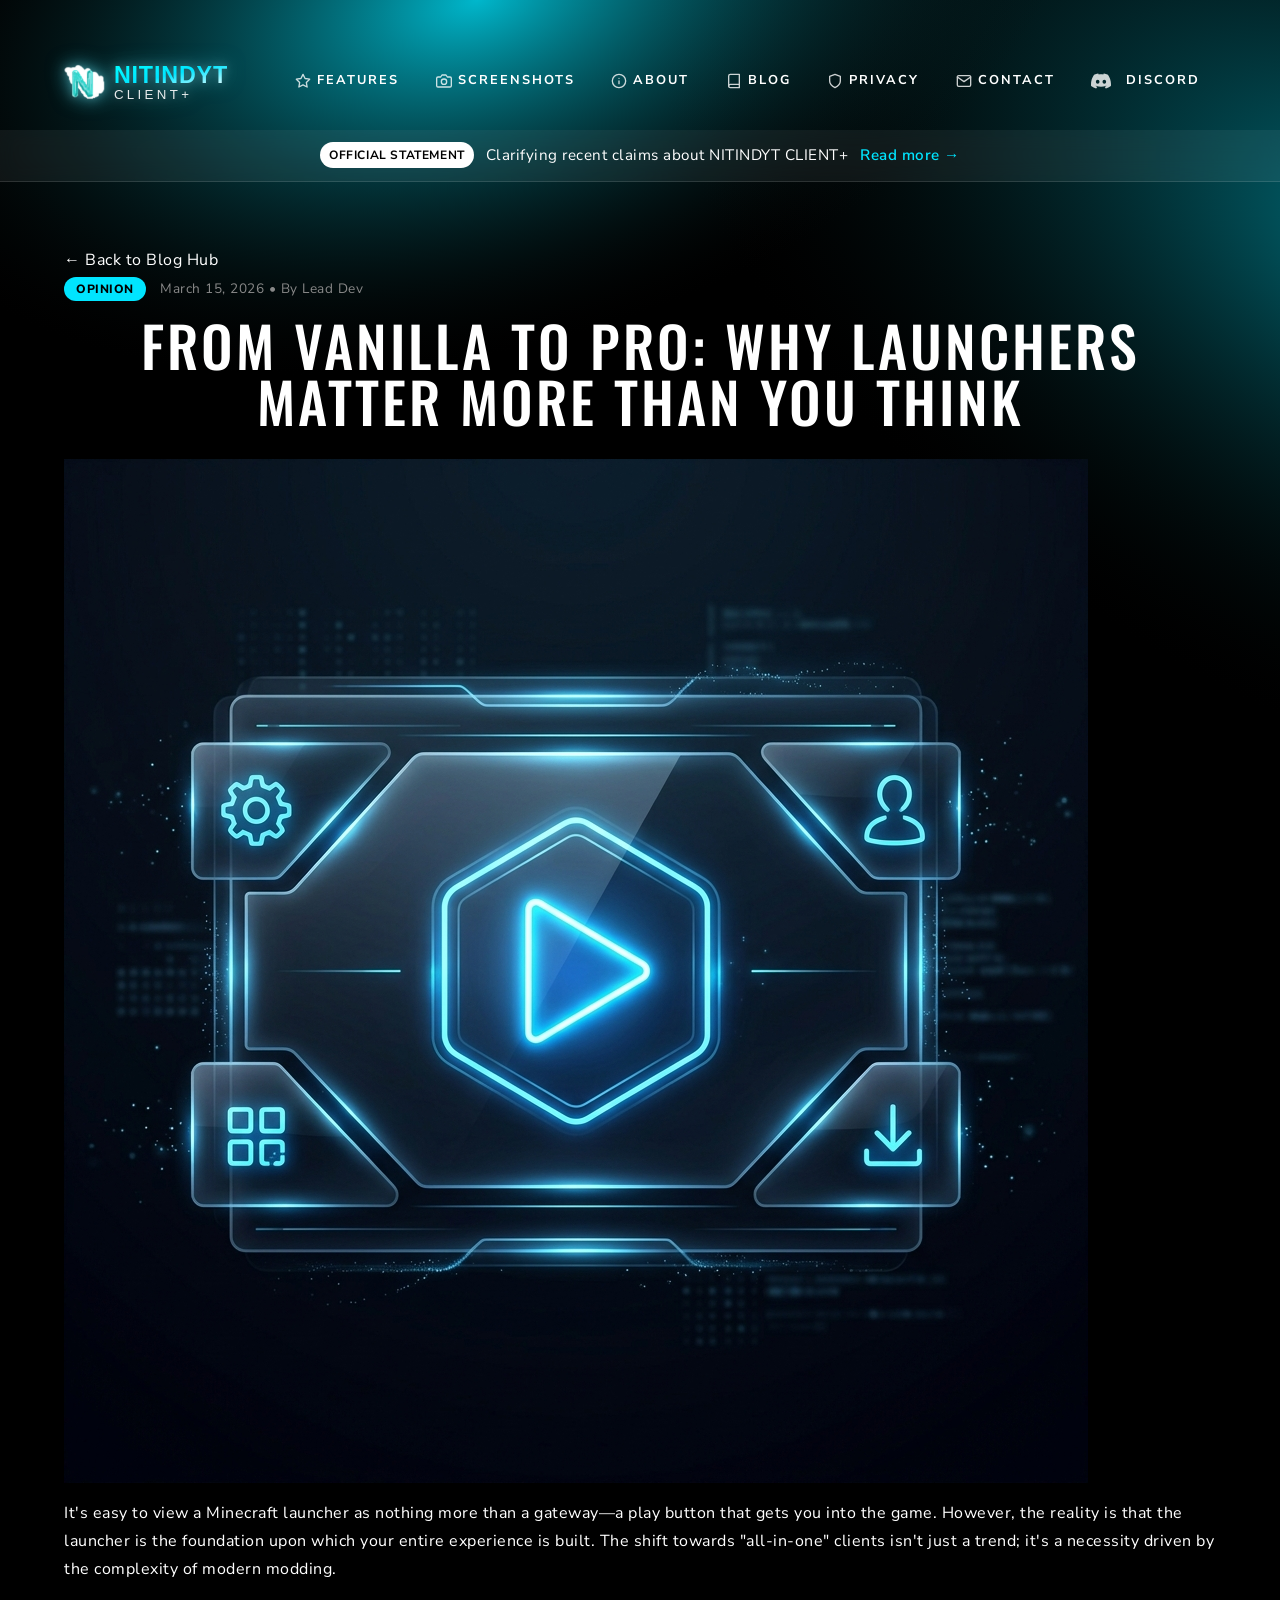
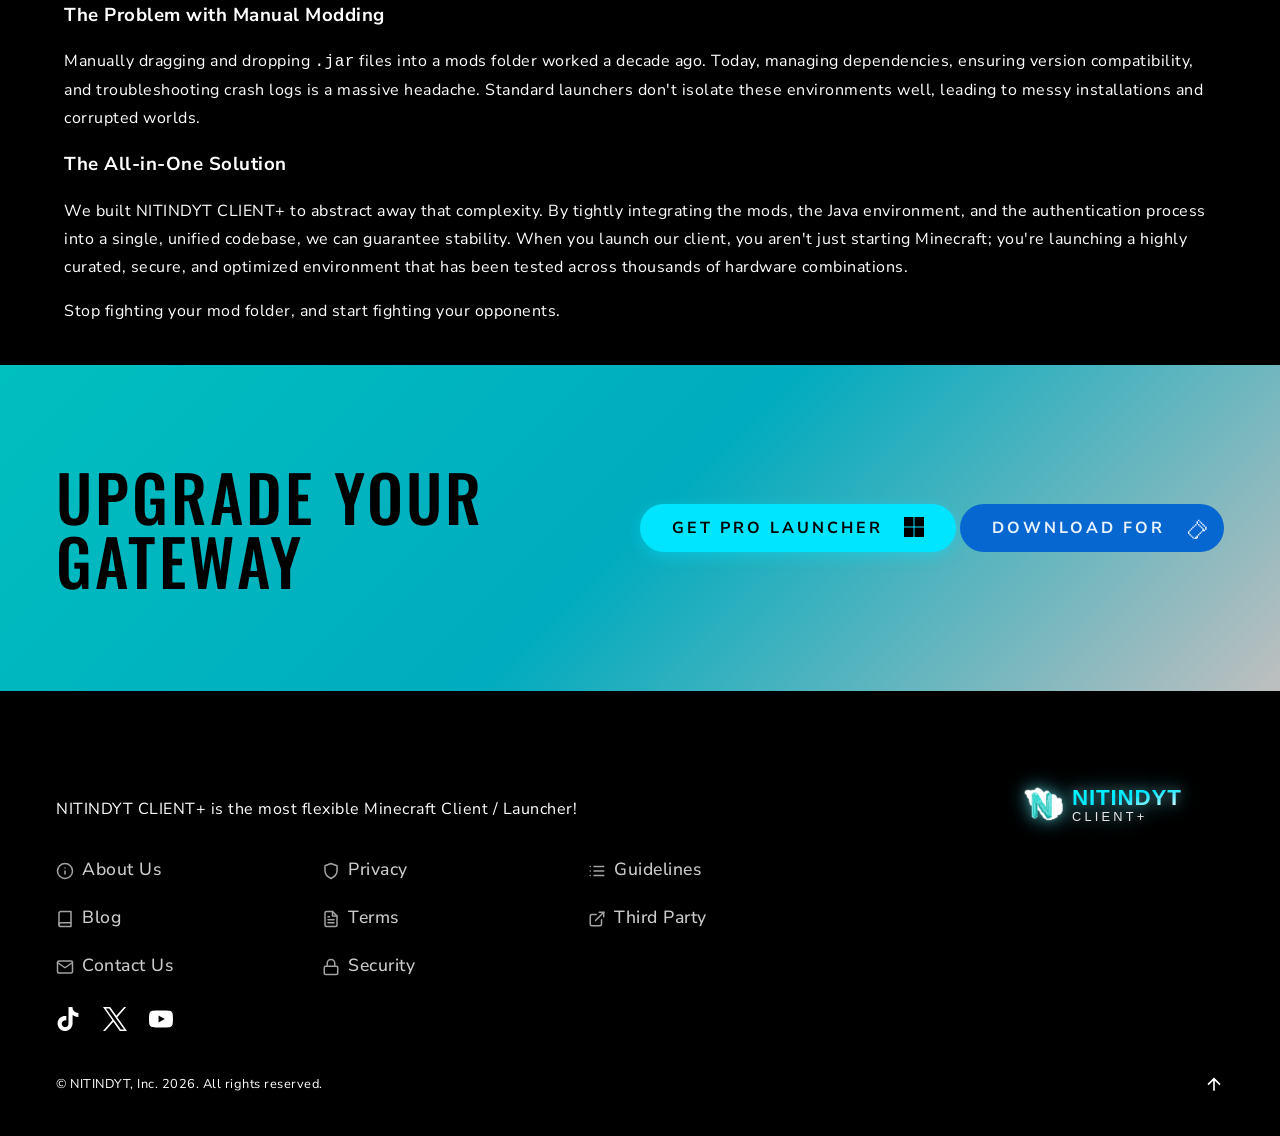
<file: pages/blog-launcher-architecture.html>
<!DOCTYPE html>
<html lang="en">
<head>
  <meta name="generator" content="Hugo 0.160.1">
  <meta charset="UTF-8">
  <meta http-equiv="X-UA-Compatible" content="IE=edge">
  <meta name="viewport" content="width=device-width, initial-scale=1">
  <title>NITINDYT CLIENT+</title>

  <meta property="og:site_name" content="NITINDYT CLIENT+">
  <meta property="og:title" content="NITINDYT CLIENT+">
  <meta name="twitter:card" content="summary">
  <meta property="og:locale" content="en">
  <meta property="og:type" content="website">
  <meta property="og:description" content="Best Minecraft launcher and client">
  <meta name="description" content="Best Minecraft launcher and client">
  <meta property="og:url" content="https://nitindytmc.com/">
  <meta property="og:image" content="../assets/images/logo.svg">

  <link rel="apple-touch-icon" sizes="180x180" href="../assets//images/logo.svg">
  <link rel="icon" type="image/svg+xml" href="../assets/images/logo.svg">
  <link rel="mask-icon" href="../assets/images/logo.svg" color="#000000">
  <link rel="shortcut icon" href="../assets/images/logo.svg">
  <meta name="msapplication-TileColor" content="#000000">

  <link rel="preconnect" href="https://fonts.bunny.net">
  <link href="https://fonts.bunny.net/css2?family=Nunito+Sans:wght@400;700&amp;family=Oswald:wght@500&amp;display=swap"
    rel="stylesheet">

  <link href="../saas/_gen.min.css" rel="stylesheet">
  <link rel="stylesheet" href="../css/common-style.css">
  <meta name="canonical" content="https://nitindytmc.com/">
  <meta name="theme-color" content="#000000">
  <meta name="apple-mobile-web-app-status-bar-style" content="black-translucent">
  <meta name="msapplication-navbutton-color" content="#000000">

  <script type="application/ld+json">
  {
    "@context": "https://schema.org",
    "@type": "SoftwareApplication",
    "name": "NITINDYT CLIENT+",
    "operatingSystem": "Windows, MacOS",
    "applicationCategory": "GameApplication",
    "offers": {
      "@type": "Offer",
      "price": "0",
      "priceCurrency": "USD"
    },
    "description": "NITINDYT CLIENT+ is the most advanced Minecraft launcher and client with over 40 built-in mods and FPS performance boosts.",
    "aggregateRating": {
      "@type": "AggregateRating",
      "ratingValue": "4.9",
      "ratingCount": "1250"
    }
  }
  </script>
  <script type="application/ld+json">
  {
    "@context": "https://schema.org",
    "@type": "WebSite",
    "url": "https://nitindytmc.com/",
    "name": "NITINDYT CLIENT+",
    "potentialAction": {
      "@type": "SearchAction",
      "target": "https://nitindytmc.com/?s={search_term_string}",
      "query-input": "required name=search_term_string"
    }
  }
  </script>

  <link rel="stylesheet" href="../css/common-style.css">
  <style>
    /* Screenshots Slider Enhancements */
    .splide__slide {
      padding: 50px 20px;
    }

    .splide__slide__container {
      border-radius: 30px;
      border: 4px solid transparent;
      box-shadow: 0 0 0 rgba(0, 229, 255, 0);
      transition: border-color 0.3s ease, box-shadow 0.3s ease, transform 0.3s ease, opacity 0.3s ease;
      opacity: 0.6;
      transform: scale(0.92);
      background: rgba(255, 255, 255, 0.05);
      -webkit-backdrop-filter: blur(10px);
      backdrop-filter: blur(10px);
      overflow: visible;
    }

    .splide__slide.is-active .splide__slide__container {
      border-color: #00e5ff;
      box-shadow: 0 0 40px rgba(0, 229, 255, 0.5), 0 0 15px rgba(255, 255, 255, 0.2);
      opacity: 1;
      transform: scale(1);
      transition: border-color 0.6s ease 0.4s, box-shadow 0.6s ease 0.4s, transform 0.6s ease 0.4s, opacity 0.6s ease 0.4s;
    }

    .splide__slide__container img {
      border-radius: 26px;
      transition: transform 1.2s ease;
      width: 100%;
      height: auto;
      display: block;
    }

    .splide.is-initialized {
      padding: 60px 0;
    }

    .splide__slide.is-active .splide__slide__container img {
      transform: scale(1.03);
    }

    @keyframes delayed-fade {
      0% {
        opacity: 0;
      }

      50% {
        opacity: 0;
      }

      100% {
        opacity: 1;
      }
    }

    .homepage-pic {
      animation: delayed-fade 3s;
    }

    .float-anim {
      animation: float 6s ease-in-out infinite;
    }

    @keyframes float {
      0% {
        transform: translateY(0px) rotate(0deg);
      }

      50% {
        transform: translateY(-20px) rotate(1deg);
      }

      100% {
        transform: translateY(0px) rotate(0deg);
      }
    }
  </style>
</head>
<body class="index windows">
    <nav class="nav">
    <div class="padd-m"></div>
    <div class="container padd-l row-mobile">
      <div class="flex-strong center">
        <a href="../index.html" class="nav__logo" aria-label="Logo / Go home"
          style="display: flex; align-items: center; text-decoration: none; font-family: 'Oswald', sans-serif;">
          <img src="../assets/images/logo.svg" class="logo-icon" alt="NITINDYT Logo" style="height: 50px;">
        </a>
      </div>

      <div class="col"></div>

      <div class="flex-strong">
        <div class="hide-on-mobile nav__links">
          <a href="#features"><svg xmlns="http://www.w3.org/2000/svg" width="16" height="16" viewBox="0 0 24 24"
              fill="none" stroke="currentColor" stroke-width="2" stroke-linecap="round" stroke-linejoin="round"
              style="vertical-align: middle; margin-right: 6px;">
              <polygon
                points="12 2 15.09 8.26 22 9.27 17 14.14 18.18 21.02 12 17.77 5.82 21.02 7 14.14 2 9.27 8.91 8.26 12 2">
              </polygon>
            </svg>Features</a>
          <a href="#screenshots"><svg xmlns="http://www.w3.org/2000/svg" width="16" height="16" viewBox="0 0 24 24"
              fill="none" stroke="currentColor" stroke-width="2" stroke-linecap="round" stroke-linejoin="round"
              style="vertical-align: middle; margin-right: 6px;">
              <path d="M23 19a2 2 0 0 1-2 2H3a2 2 0 0 1-2-2V8a2 2 0 0 1 2-2h4l2-3h6l2 3h4a2 2 0 0 1 2 2z"></path>
              <circle cx="12" cy="13" r="4"></circle>
            </svg>Screenshots</a>
          <a href="./about.html"><svg xmlns="http://www.w3.org/2000/svg" width="16" height="16"
              viewBox="0 0 24 24" fill="none" stroke="currentColor" stroke-width="2" stroke-linecap="round"
              stroke-linejoin="round" style="vertical-align: middle; margin-right: 6px;">
              <circle cx="12" cy="12" r="10"></circle>
              <line x1="12" y1="16" x2="12" y2="12"></line>
              <line x1="12" y1="8" x2="12.01" y2="8"></line>
            </svg>About</a>
          <a href="./blog.html"><svg xmlns="http://www.w3.org/2000/svg" width="16" height="16" viewBox="0 0 24 24"
              fill="none" stroke="currentColor" stroke-width="2" stroke-linecap="round" stroke-linejoin="round"
              style="vertical-align: middle; margin-right: 6px;">
              <path d="M4 19.5A2.5 2.5 0 0 1 6.5 17H20"></path>
              <path d="M6.5 2H20v20H6.5A2.5 2.5 0 0 1 4 19.5v-15A2.5 2.5 0 0 1 6.5 2z"></path>
            </svg>Blog</a>
          <a href="./privacy.html"><svg xmlns="http://www.w3.org/2000/svg" width="16" height="16"
              viewBox="0 0 24 24" fill="none" stroke="currentColor" stroke-width="2" stroke-linecap="round"
              stroke-linejoin="round" style="vertical-align: middle; margin-right: 6px;">
              <path d="M12 22s8-4 8-10V5l-8-3-8 3v7c0 6 8 10 8 10z"></path>
            </svg>Privacy</a>
          <a href="./contact.html"><svg xmlns="http://www.w3.org/2000/svg" width="16" height="16"
              viewBox="0 0 24 24" fill="none" stroke="currentColor" stroke-width="2" stroke-linecap="round"
              stroke-linejoin="round" style="vertical-align: middle; margin-right: 6px;">
              <path d="M4 4h16c1.1 0 2 .9 2 2v12c0 1.1-.9 2-2 2H4c-1.1 0-2-.9-2-2V6c0-1.1.9-2 2-2z"></path>
              <polyline points="22,6 12,13 2,6"></polyline>
            </svg>Contact</a>
          <a target="_blank" rel="noopener" href="https://nitindytmc.com/discord">
            <svg class="size-m" role="img" viewBox="0 0 24 24" xmlns="http://www.w3.org/2000/svg">
              <title>Discord</title>
              <path fill="currentColor"
                d="M20.317 4.3698a19.7913 19.7913 0 00-4.8851-1.5152.0741.0741 0 00-.0785.0371c-.211.3753-.4447.8648-.6083 1.2495-1.8447-.2762-3.68-.2762-5.4868 0-.1636-.3933-.4058-.8742-.6177-1.2495a.077.077 0 00-.0785-.037 19.7363 19.7363 0 00-4.8852 1.515.0699.0699 0 00-.0321.0277C.5334 9.0458-.319 13.5799.0992 18.0578a.0824.0824 0 00.0312.0561c2.0528 1.5076 4.0413 2.4228 5.9929 3.0294a.0777.0777 0 00.0842-.0276c.4616-.6304.8731-1.2952 1.226-1.9942a.076.076 0 00-.0416-.1057c-.6528-.2476-1.2743-.5495-1.8722-.8923a.077.077 0 01-.0076-.1277c.1258-.0943.2517-.1923.3718-.2914a.0743.0743 0 01.0776-.0105c3.9278 1.7933 8.18 1.7933 12.0614 0a.0739.0739 0 01.0785.0095c.1202.099.246.1981.3728.2924a.077.077 0 01-.0066.1276 12.2986 12.2986 0 01-1.873.8914.0766.0766 0 00-.0407.1067c.3604.698.7719 1.3628 1.225 1.9932a.076.076 0 00.0842.0286c1.961-.6067 3.9495-1.5219 6.0023-3.0294a.077.077 0 00.0313-.0552c.5004-5.177-.8382-9.6739-3.5485-13.6604a.061.061 0 00-.0312-.0286zM8.02 15.3312c-1.1825 0-2.1569-1.0857-2.1569-2.419 0-1.3332.9555-2.4189 2.157-2.4189 1.2108 0 2.1757 1.0952 2.1568 2.419 0 1.3332-.9555 2.4189-2.1569 2.4189zm7.9748 0c-1.1825 0-2.1569-1.0857-2.1569-2.419 0-1.3332.9554-2.4189 2.1569-2.4189 1.2108 0 2.1757 1.0952 2.1568 2.419 0 1.3332-.946 2.4189-2.1568 2.4189Z">
              </path>
            </svg>
            &nbsp; Discord</a>
        </div>
      </div>

      <div class="padd-m hide-on-desktop"></div>
      <div class="nav__menu clickable flex-strong" onclick="toggleMenu()">
        <div class="nav__menu--open hide-on-desktop"><svg xmlns="http://www.w3.org/2000/svg" width="32" height="32"
            viewBox="0 0 24 24" fill="none" stroke="currentColor" stroke-width="2.5" stroke-linecap="round"
            stroke-linejoin="round" class="NITINDYT CLIENT+-menu">
            <line x1="3" y1="12" x2="21" y2="12"></line>
            <line x1="3" y1="6" x2="21" y2="6"></line>
            <line x1="3" y1="18" x2="21" y2="18"></line>
          </svg></div>
        <div class="nav__menu--close hide-on-desktop hidden"><svg xmlns="http://www.w3.org/2000/svg" width="32"
            height="32" viewBox="0 0 24 24" fill="none" stroke="currentColor" stroke-width="2.5" stroke-linecap="round"
            stroke-linejoin="round" class="NITINDYT CLIENT+-x">
            <line x1="18" y1="6" x2="6" y2="18"></line>
            <line x1="6" y1="6" x2="18" y2="18"></line>
          </svg></div>
      </div>
    </div>

    <div class="hidden nav__mobile hide-on-desktop padd-xs">
      <div class="nav__mobile-links padd-l">
        <a href="#features"><svg xmlns="http://www.w3.org/2000/svg" width="16" height="16" viewBox="0 0 24 24"
            fill="none" stroke="currentColor" stroke-width="2" stroke-linecap="round" stroke-linejoin="round"
            style="vertical-align: middle; margin-right: 12px;">
            <polygon
              points="12 2 15.09 8.26 22 9.27 17 14.14 18.18 21.02 12 17.77 5.82 21.02 7 14.14 2 9.27 8.91 8.26 12 2">
            </polygon>
          </svg>Features</a>
        <a href="#screenshots"><svg xmlns="http://www.w3.org/2000/svg" width="16" height="16" viewBox="0 0 24 24"
            fill="none" stroke="currentColor" stroke-width="2" stroke-linecap="round" stroke-linejoin="round"
            style="vertical-align: middle; margin-right: 12px;">
            <path d="M23 19a2 2 0 0 1-2 2H3a2 2 0 0 1-2-2V8a2 2 0 0 1 2-2h4l2-3h6l2 3h4a2 2 0 0 1 2 2z"></path>
            <circle cx="12" cy="13" r="4"></circle>
          </svg>Screenshots</a>
        <a href="./about.html"><svg xmlns="http://www.w3.org/2000/svg" width="16" height="16" viewBox="0 0 24 24"
            fill="none" stroke="currentColor" stroke-width="2" stroke-linecap="round" stroke-linejoin="round"
            style="vertical-align: middle; margin-right: 12px;">
            <circle cx="12" cy="12" r="10"></circle>
            <line x1="12" y1="16" x2="12" y2="12"></line>
            <line x1="12" y1="8" x2="12.01" y2="8"></line>
          </svg>About</a>
        <a href="./blog.html"><svg xmlns="http://www.w3.org/2000/svg" width="16" height="16" viewBox="0 0 24 24"
            fill="none" stroke="currentColor" stroke-width="2" stroke-linecap="round" stroke-linejoin="round"
            style="vertical-align: middle; margin-right: 12px;">
            <path d="M4 19.5A2.5 2.5 0 0 1 6.5 17H20"></path>
            <path d="M6.5 2H20v20H6.5A2.5 2.5 0 0 1 4 19.5v-15A2.5 2.5 0 0 1 6.5 2z"></path>
          </svg>Blog</a>
        <a href="./privacy.html"><svg xmlns="http://www.w3.org/2000/svg" width="16" height="16"
            viewBox="0 0 24 24" fill="none" stroke="currentColor" stroke-width="2" stroke-linecap="round"
            stroke-linejoin="round" style="vertical-align: middle; margin-right: 12px;">
            <path d="M12 22s8-4 8-10V5l-8-3-8 3v7c0 6 8 10 8 10z"></path>
          </svg>Privacy</a>
        <a href="./contact.html"><svg xmlns="http://www.w3.org/2000/svg" width="16" height="16"
            viewBox="0 0 24 24" fill="none" stroke="currentColor" stroke-width="2" stroke-linecap="round"
            stroke-linejoin="round" style="vertical-align: middle; margin-right: 12px;">
            <path d="M4 4h16c1.1 0 2 .9 2 2v12c0 1.1-.9 2-2 2H4c-1.1 0-2-.9-2-2V6c0-1.1.9-2 2-2z"></path>
            <polyline points="22,6 12,13 2,6"></polyline>
          </svg>Contact</a>
        <a href="https://discord.gg/nitindyt">
          <svg class="size-m" role="img" viewBox="0 0 24 24" xmlns="http://www.w3.org/2000/svg"
            style="vertical-align: middle; margin-right: 12px; width: 16px; height: 16px;">
            <title>Discord</title>
            <path fill="currentColor"
              d="M20.317 4.3698a19.7913 19.7913 0 00-4.8851-1.5152.0741.0741 0 00-.0785.0371c-.211.3753-.4447.8648-.6083 1.2495-1.8447-.2762-3.68-.2762-5.4868 0-.1636-.3933-.4058-.8742-.6177-1.2495a.077.077 0 00-.0785-.037 19.7363 19.7363 0 00-4.8852 1.515.0699.0699 0 00-.0321.0277C.5334 9.0458-.319 13.5799.0992 18.0578a.0824.0824 0 00.0312.0561c2.0528 1.5076 4.0413 2.4228 5.9929 3.0294a.0777.0777 0 00.0842-.0276c.4616-.6304.8731-1.2952 1.226-1.9942a.076.076 0 00-.0416-.1057c-.6528-.2476-1.2743-.5495-1.8722-.8923a.077.077 0 01-.0076-.1277c.1258-.0943.2517-.1923.3718-.2914a.0743.0743 0 01.0776-.0105c3.9278 1.7933 8.18 1.7933 12.0614 0a.0739.0739 0 01.0785.0095c.1202.099.246.1981.3728.2924a.077.077 0 01-.0066.1276 12.2986 12.2986 0 01-1.873.8914.0766.0766 0 00-.0407.1067c.3604.698.7719 1.3628 1.225 1.9932a.076.076 0 00.0842.0286c1.961-.6067 3.9495-1.5219 6.0023-3.0294a.077.077 0 00.0313-.0552c.5004-5.177-.8382-9.6739-3.5485-13.6604a.061.061 0 00-.0312-.0286zM8.02 15.3312c-1.1825 0-2.1569-1.0857-2.1569-2.419 0-1.3332.9555-2.4189 2.157-2.4189 1.2108 0 2.1757 1.0952 2.1568 2.419 0 1.3332-.9555 2.4189-2.1569 2.4189zm7.9748 0c-1.1825 0-2.1569-1.0857-2.1569-2.419 0-1.3332.9554-2.4189 2.1569-2.4189 1.2108 0 2.1757 1.0952 2.1568 2.419 0 1.3332-.946 2.4189-2.1568 2.4189Z">
            </path>
          </svg>
          &nbsp; Discord</a>
      </div>
    </div>
  </nav>

  <div class="nav__mobile-background hidden" onclick="toggleMenu()"></div>

    <img src="../assets/images/gr2.svg" alt="Illustration" class="homepage-illustration-left">
    <img src="../assets/images/gr1.svg" alt="Illustration" class="homepage-illustration-right">

    <a href="./ads-fraud-claims.html" class="statement-banner">
    <span class="statement-banner__label">Official Statement</span>
    <span class="statement-banner__text">Clarifying recent claims about NITINDYT CLIENT+</span>
    <span class="statement-banner__cta">Read more &rarr;</span>
  </a>

    <main class="container padd-l">
        <div style="margin-top: 40px;">
            <a href="./blog.html" class="back-link">&larr; Back to Blog Hub</a>
        </div>
        <div class="article-header">
            <span class="blog-badge">Opinion</span>
            <span class="blog-meta-text">March 15, 2026 • By Lead Dev</span>
            <h1 style="font-size: 3.5rem; margin-top: 15px; font-family: 'Oswald', sans-serif; color: #fff;">From Vanilla to Pro: Why Launchers Matter More Than You Think</h1>
        </div>
        <img src="../assets/images/launcher_ui.png" alt="Launcher UI" class="article-hero">
        <div class="article-content">
            <p>It's easy to view a Minecraft launcher as nothing more than a gateway—a play button that gets you into the game. However, the reality is that the launcher is the foundation upon which your entire experience is built. The shift towards "all-in-one" clients isn't just a trend; it's a necessity driven by the complexity of modern modding.</p>
            <h3>The Problem with Manual Modding</h3>
            <p>Manually dragging and dropping <code>.jar</code> files into a mods folder worked a decade ago. Today, managing dependencies, ensuring version compatibility, and troubleshooting crash logs is a massive headache. Standard launchers don't isolate these environments well, leading to messy installations and corrupted worlds.</p>
            <h3>The All-in-One Solution</h3>
            <p>We built NITINDYT CLIENT+ to abstract away that complexity. By tightly integrating the mods, the Java environment, and the authentication process into a single, unified codebase, we can guarantee stability. When you launch our client, you aren't just starting Minecraft; you're launching a highly curated, secure, and optimized environment that has been tested across thousands of hardware combinations.</p>
            <p>Stop fighting your mod folder, and start fighting your opponents.</p>
        </div>
    </main>

    <div class="up-your-game-gradient apply-bg-props">
    <div class="container row">
      <div class="padd-m center-mobile col">
        <h2 class="h1"><span class="black">Upgrade Your Gateway</span></h2>
      </div>
      <div class="padd-m flex-strong right center-mobile col">
        <div class="row" style="gap: 0.25rem">
          <div class="windows-dropdown">
            <a href="https://skmedix.pl/downloads#windows" class="btn btn--primary" style="width: 100%; white-space: nowrap">GET PRO LAUNCHER &nbsp; <span class="windows-logo" style="position: relative; top: -2px"><svg
                  class="size-m" role="img" viewBox="0 0 24 24" xmlns="http://www.w3.org/2000/svg">
                  <title>Windows Logo</title>
                  <path fill="currentColor" d="M0 0v11.408h11.408V0zm12.594 0v11.408H24V0zM0 12.594V24h11.408V12.594zm12.594 0V24H24V12.594z"></path>
                </svg></span>
            </a>
          </div>
          <div class="non-windows-dropdown">
            <div class="dropdown left">
              <span class="btn btn--primary" style="width: 100%">Download Stable Client...</span>
              <div class="dropdown-content">
                <a href="./download/windows">Windows</a>
                <a href="./download/mac">MacOS ARM</a>
              </div>
            </div>
          </div>

          <a target="_blank" href="#" class="btn btn--fabric btn--tertiary">
            Download for
            <svg style="width: 20px; height: 20px; margin-left: 16px" fill="currentcolor" viewBox="0 0 512 476"
              xmlns="http://www.w3.org/2000/svg">
              <path fill="currentcolor"
                d="m72 292.4395142h-36v-36h36zm36.9295654-72.9296265h-36.9295654v36.9296265h36.9295654zm36.9296265-36.9295654h-36.9296265v36.9295654h36.9295654zm36.9295654-36.9295655h-36.9295654v36.9295654h36.9295654zm36-36.2574691h-36v36.2574692h36zm37.1346436-72.8280411h-37.1346436v72.8280411h37.1346436zm37.2692871-36.5652466h-37.2692871v36h37.2692871zm0 72h36.0442505v-35.2857056h-36.0442505zm36.0442505 37.3932877h36.4812622v-36.9443741h-36.4812622zm36.4812622 36.6146164h37.1425171v-36.6146164h-37.1425171zm37.1425171 35.6428527h36.29953v-35.6428528h-36.29953zm73.5429077.4488526h-37.2433777v73.7908936h37.2433777zm-220.4802246-72.7063217v36.7222519h36.6399536v-36.7222519zm36.6399536 36.7222519v36.9295654h36.673584v-36.9295654zm73.1548462 72.9295654v-36h-36.4812622v36zm-72.7874146 146.6635742h36.3061523v-36h-36.3061523zm-109.7509765 110.1085815h-36.9428711v35.8370972h73.9933472v-35.8370972h35.8534241v-36.7028809-36.7028808h36.8470764v-36.7028198h-36.8470764v36.7028198h-36.8109436l-.1081543 36.7028809h-35.8173829v36.7028809m-73.670105-.0000001h36.5598145v-36.7028809h-36.5598145zm-36.467041-73.4057617v36.7028809h36.467041v-36.7028809zm-37.210083-36.7028198v36.7028198h37.210083v-36.7028198zm0-73.269165h-36v73.269104h36zm366.8607178-73.020813h-37.1425171v73.494873h-36.4812622v36h36.4812622v-35.8684692h73.4420471v-37h-36.29953z">
              </path>
            </svg>
          </a>
        </div>
      </div>
    </div>
  </div>

  <footer class="padd-l center-mobile">
    <div class="padd-l"></div>
    <div class="container">
      <div class="row">
        <div class="padd-m col">
          <p>NITINDYT CLIENT+ is the most flexible Minecraft Client / Launcher!</p>
          <div class="footer-links-grid center-mobile">
            <div class="footer-col">
              <a href="./about.html" class="med"><svg xmlns="http://www.w3.org/2000/svg" width="18" height="18"
                  viewBox="0 0 24 24" fill="none" stroke="currentColor" stroke-width="2" stroke-linecap="round"
                  stroke-linejoin="round" style="vertical-align: middle; margin-right: 8px;">
                  <circle cx="12" cy="12" r="10"></circle>
                  <line x1="12" y1="16" x2="12" y2="12"></line>
                  <line x1="12" y1="8" x2="12.01" y2="8"></line>
                </svg>About Us</a>
              <a href="./blog.html" class="med"><svg xmlns="http://www.w3.org/2000/svg" width="18" height="18"
                  viewBox="0 0 24 24" fill="none" stroke="currentColor" stroke-width="2" stroke-linecap="round"
                  stroke-linejoin="round" style="vertical-align: middle; margin-right: 8px;">
                  <path d="M4 19.5A2.5 2.5 0 0 1 6.5 17H20"></path>
                  <path d="M6.5 2H20v20H6.5A2.5 2.5 0 0 1 4 19.5v-15A2.5 2.5 0 0 1 6.5 2z"></path>
                </svg>Blog</a>
              <a href="./contact.html" class="med"><svg xmlns="http://www.w3.org/2000/svg" width="18" height="18"
                  viewBox="0 0 24 24" fill="none" stroke="currentColor" stroke-width="2" stroke-linecap="round"
                  stroke-linejoin="round" style="vertical-align: middle; margin-right: 8px;">
                  <path d="M4 4h16c1.1 0 2 .9 2 2v12c0 1.1-.9 2-2 2H4c-1.1 0-2-.9-2-2V6c0-1.1.9-2 2-2z"></path>
                  <polyline points="22,6 12,13 2,6"></polyline>
                </svg>Contact Us</a>
            </div>
            <div class="footer-col">
              <a href="./privacy.html" class="med"><svg xmlns="http://www.w3.org/2000/svg" width="18" height="18"
                  viewBox="0 0 24 24" fill="none" stroke="currentColor" stroke-width="2" stroke-linecap="round"
                  stroke-linejoin="round" style="vertical-align: middle; margin-right: 8px;">
                  <path d="M12 22s8-4 8-10V5l-8-3-8 3v7c0 6 8 10 8 10z"></path>
                </svg>Privacy</a>
              <a href="./terms.html" class="med"><svg xmlns="http://www.w3.org/2000/svg" width="18" height="18"
                  viewBox="0 0 24 24" fill="none" stroke="currentColor" stroke-width="2" stroke-linecap="round"
                  stroke-linejoin="round" style="vertical-align: middle; margin-right: 8px;">
                  <path d="M14 2H6a2 2 0 0 0-2 2v16a2 2 0 0 0 2 2h12a2 2 0 0 0 2-2V8z"></path>
                  <polyline points="14 2 14 8 20 8"></polyline>
                  <line x1="16" y1="13" x2="8" y2="13"></line>
                  <line x1="16" y1="17" x2="8" y2="17"></line>
                  <polyline points="10 9 9 9 8 9"></polyline>
                </svg>Terms</a>
              <a href="./ads-fraud-claims.html" class="med"><svg xmlns="http://www.w3.org/2000/svg" width="18"
                  height="18" viewBox="0 0 24 24" fill="none" stroke="currentColor" stroke-width="2"
                  stroke-linecap="round" stroke-linejoin="round" style="vertical-align: middle; margin-right: 8px;">
                  <rect x="3" y="11" width="18" height="11" rx="2" ry="2"></rect>
                  <path d="M7 11V7a5 5 0 0 1 10 0v4"></path>
                </svg>Security</a>
            </div>
            <div class="footer-col">
              <a href="./community-guidelines.html" class="med"><svg xmlns="http://www.w3.org/2000/svg" width="18"
                  height="18" viewBox="0 0 24 24" fill="none" stroke="currentColor" stroke-width="2"
                  stroke-linecap="round" stroke-linejoin="round" style="vertical-align: middle; margin-right: 8px;">
                  <line x1="8" y1="6" x2="21" y2="6"></line>
                  <line x1="8" y1="12" x2="21" y2="12"></line>
                  <line x1="8" y1="18" x2="21" y2="18"></line>
                  <line x1="3" y1="6" x2="3.01" y2="6"></line>
                  <line x1="3" y1="12" x2="3.01" y2="12"></line>
                  <line x1="3" y1="18" x2="3.01" y2="18"></line>
                </svg>Guidelines</a>
              <a href="./third-party.html" class="med"><svg xmlns="http://www.w3.org/2000/svg" width="18"
                  height="18" viewBox="0 0 24 24" fill="none" stroke="currentColor" stroke-width="2"
                  stroke-linecap="round" stroke-linejoin="round" style="vertical-align: middle; margin-right: 8px;">
                  <path d="M18 13v6a2 2 0 0 1-2 2H5a2 2 0 0 1-2-2V8a2 2 0 0 1 2-2h6"></path>
                  <polyline points="15 3 21 3 21 9"></polyline>
                  <line x1="10" y1="14" x2="21" y2="3"></line>
                </svg>Third Party</a>
            </div>
          </div>
          <div class="padd-s"></div>
          <a target="_blank" rel="noopener" href="#"><svg role="img" viewBox="0 0 24 24" style="width:24px">
              <path fill="currentColor"
                d="M12.525.02c1.31-.02 2.61-.01 3.91-.02.08 1.53.63 3.09 1.75 4.17 1.12 1.11 2.7 1.62 4.24 1.79v4.03c-1.44-.05-2.89-.35-4.2-.97-.57-.26-1.1-.59-1.62-.93-.01 2.92.01 5.84-.02 8.75-.08 1.4-.54 2.79-1.35 3.94-1.31 1.92-3.58 3.17-5.91 3.21-1.43.08-2.86-.31-4.08-1.03-2.02-1.19-3.44-3.37-3.65-5.71-.02-.5-.03-1-.01-1.49.18-1.9 1.12-3.72 2.58-4.96 1.66-1.44 3.98-2.13 6.15-1.72.02 1.48-.04 2.96-.04 4.44-.99-.32-2.15-.23-3.02.37-.63.41-1.11 1.04-1.36 1.75-.21.51-.15 1.07-.14 1.61.24 1.64 1.82 3.02 3.5 2.87 1.12-.01 2.19-.66 2.77-1.61.19-.33.4-.67.41-1.06.1-1.79.06-3.57.07-5.36.01-4.03-.01-8.05.02-12.07z">
              </path>
            </svg></a> &nbsp; &nbsp;
          <a target="_blank" rel="noopener" href="#"><svg width="24" height="24" viewBox="0 0 24 24" fill="none">
              <path
                d="M14.2833 10.1624L23.2178 0H21.1006L13.3427 8.82384L7.14656 0H0L9.36984 13.3432L0 24H2.11732L10.3098 14.6817L16.8534 24H24L14.2827 10.1624H14.2833ZM11.3833 13.4608L10.4339 12.1321L2.88022 1.55962H6.1323L12.2282 10.0919L13.1776 11.4206L21.1016 22.5113H17.8495L11.3833 13.4613V13.4608Z"
                fill="white"></path>
            </svg></a> &nbsp; &nbsp;
          <a target="_blank" rel="noopener" href="#"><svg role="img" viewBox="0 0 24 24" style="width:24px">
              <path fill="currentColor"
                d="M23.498 6.186a3.016 3.016 0 0 0-2.122-2.136C19.505 3.545 12 3.545 12 3.545s-7.505 0-9.377.505A3.017 3.017 0 0 0 .502 6.186C0 8.07 0 12 0 12s0 3.93.502 5.814a3.016 3.016 0 0 0 2.122 2.136c1.871.505 9.376.505 9.376.505s7.505 0 9.377-.505a3.015 3.015 0 0 0 2.122-2.136C24 15.93 24 12 24 12s0-3.93-.502-5.814zM9.545 15.568V8.432L15.818 12l-6.273 3.568z">
              </path>
            </svg></a>
        </div>
        <div class="padd-m col-third right hide-on-mobile">
          <div
            style="display: flex; align-items: center; justify-content: flex-end; font-family: 'Oswald', sans-serif;">
            <img src="../assets/images/logo.svg" class="logo-icon" alt="NITINDYT Logo" style="height: 48px;">
          </div>
        </div>
      </div>
      <div class="container padd-m row">
        <div class="col center-mobile"><small>© NITINDYT, Inc. 2026. All rights reserved.</small></div>
        <div class="col right center-mobile"><a href="#"><svg class="size-m" viewBox="0 0 24 24">
              <path fill="currentColor" d="M13,20H11V8L5.5,13.5L4.08,12.08L12,4.16L19.92,12.08L18.5,13.5L13,8V20Z">
              </path>
            </svg></a></div>
      </div>
    </div>
  </footer>

    <!-- Scripts Start -->
  <script src="../js/main.min.js"></script>
  <script src="../js/cursor-glow.js"></script>
  <script src="../js/site-protection.js"></script>
  <!-- Scripts End -->
</body>
</html>
</file>
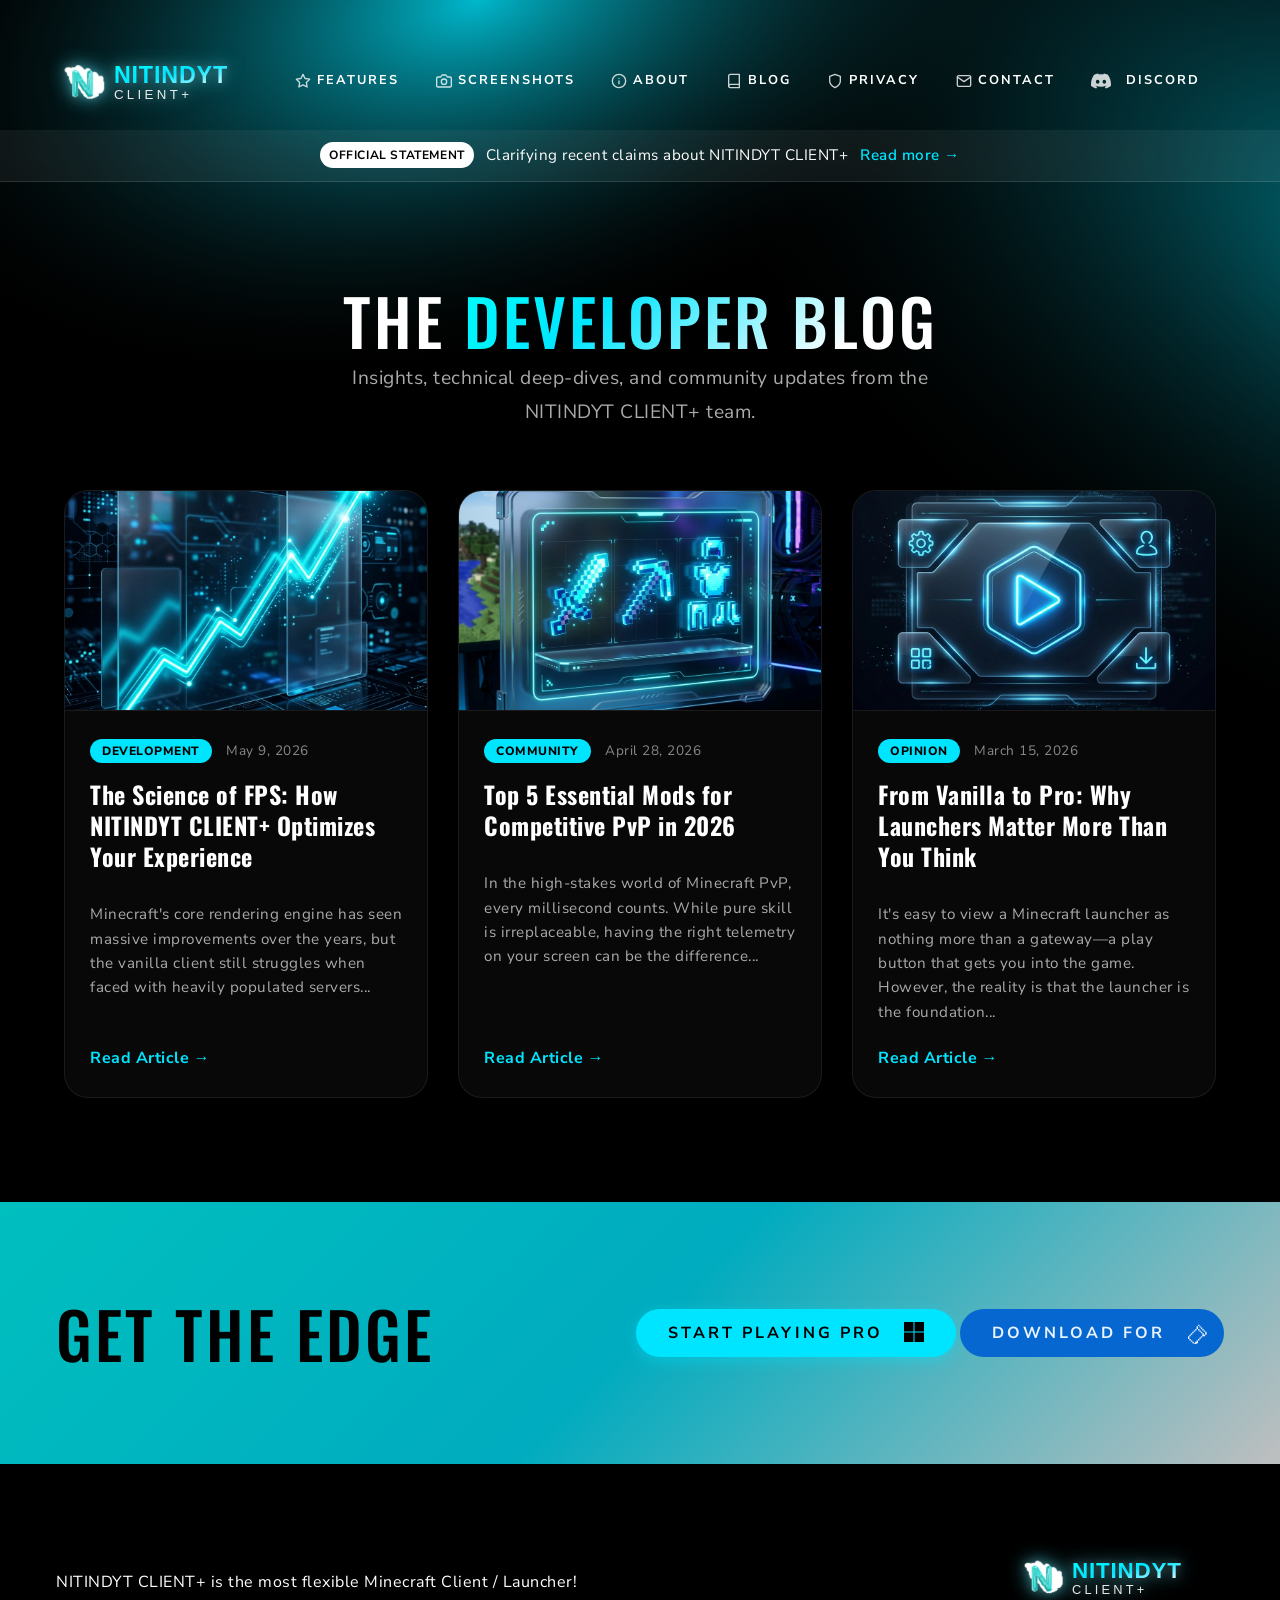
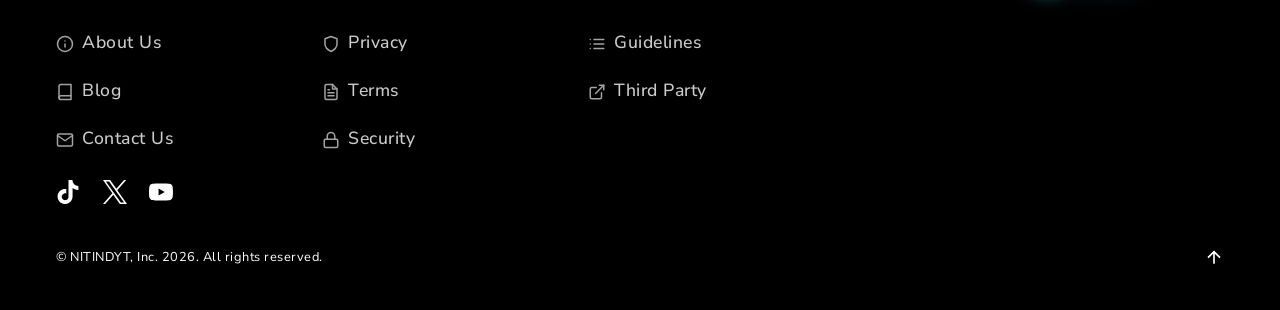
<file: pages/blog.html>
<!DOCTYPE html>
<html lang="en">
<head>
  <meta name="generator" content="Hugo 0.160.1">
  <meta charset="UTF-8">
  <meta http-equiv="X-UA-Compatible" content="IE=edge">
  <meta name="viewport" content="width=device-width, initial-scale=1">
  <title>NITINDYT CLIENT+</title>

  <meta property="og:site_name" content="NITINDYT CLIENT+">
  <meta property="og:title" content="NITINDYT CLIENT+">
  <meta name="twitter:card" content="summary">
  <meta property="og:locale" content="en">
  <meta property="og:type" content="website">
  <meta property="og:description" content="Best Minecraft launcher and client">
  <meta name="description" content="Best Minecraft launcher and client">
  <meta property="og:url" content="https://nitindytmc.com/">
  <meta property="og:image" content="../assets/images/logo.svg">

  <link rel="apple-touch-icon" sizes="180x180" href="../assets//images/logo.svg">
  <link rel="icon" type="image/svg+xml" href="../assets/images/logo.svg">
  <link rel="mask-icon" href="../assets/images/logo.svg" color="#000000">
  <link rel="shortcut icon" href="../assets/images/logo.svg">
  <meta name="msapplication-TileColor" content="#000000">

  <link rel="preconnect" href="https://fonts.bunny.net">
  <link href="https://fonts.bunny.net/css2?family=Nunito+Sans:wght@400;700&amp;family=Oswald:wght@500&amp;display=swap"
    rel="stylesheet">

  <link href="../saas/_gen.min.css" rel="stylesheet">
  <link rel="stylesheet" href="../css/common-style.css">
  <meta name="canonical" content="https://nitindytmc.com/">
  <meta name="theme-color" content="#000000">
  <meta name="apple-mobile-web-app-status-bar-style" content="black-translucent">
  <meta name="msapplication-navbutton-color" content="#000000">

  <script type="application/ld+json">
  {
    "@context": "https://schema.org",
    "@type": "SoftwareApplication",
    "name": "NITINDYT CLIENT+",
    "operatingSystem": "Windows, MacOS",
    "applicationCategory": "GameApplication",
    "offers": {
      "@type": "Offer",
      "price": "0",
      "priceCurrency": "USD"
    },
    "description": "NITINDYT CLIENT+ is the most advanced Minecraft launcher and client with over 40 built-in mods and FPS performance boosts.",
    "aggregateRating": {
      "@type": "AggregateRating",
      "ratingValue": "4.9",
      "ratingCount": "1250"
    }
  }
  </script>
  <script type="application/ld+json">
  {
    "@context": "https://schema.org",
    "@type": "WebSite",
    "url": "https://nitindytmc.com/",
    "name": "NITINDYT CLIENT+",
    "potentialAction": {
      "@type": "SearchAction",
      "target": "https://nitindytmc.com/?s={search_term_string}",
      "query-input": "required name=search_term_string"
    }
  }
  </script>

  <link rel="stylesheet" href="../css/common-style.css">
  <style>
    /* Screenshots Slider Enhancements */
    .splide__slide {
      padding: 50px 20px;
    }

    .splide__slide__container {
      border-radius: 30px;
      border: 4px solid transparent;
      box-shadow: 0 0 0 rgba(0, 229, 255, 0);
      transition: border-color 0.3s ease, box-shadow 0.3s ease, transform 0.3s ease, opacity 0.3s ease;
      opacity: 0.6;
      transform: scale(0.92);
      background: rgba(255, 255, 255, 0.05);
      -webkit-backdrop-filter: blur(10px);
      backdrop-filter: blur(10px);
      overflow: visible;
    }

    .splide__slide.is-active .splide__slide__container {
      border-color: #00e5ff;
      box-shadow: 0 0 40px rgba(0, 229, 255, 0.5), 0 0 15px rgba(255, 255, 255, 0.2);
      opacity: 1;
      transform: scale(1);
      transition: border-color 0.6s ease 0.4s, box-shadow 0.6s ease 0.4s, transform 0.6s ease 0.4s, opacity 0.6s ease 0.4s;
    }

    .splide__slide__container img {
      border-radius: 26px;
      transition: transform 1.2s ease;
      width: 100%;
      height: auto;
      display: block;
    }

    .splide.is-initialized {
      padding: 60px 0;
    }

    .splide__slide.is-active .splide__slide__container img {
      transform: scale(1.03);
    }

    @keyframes delayed-fade {
      0% {
        opacity: 0;
      }

      50% {
        opacity: 0;
      }

      100% {
        opacity: 1;
      }
    }

    .homepage-pic {
      animation: delayed-fade 3s;
    }

    .float-anim {
      animation: float 6s ease-in-out infinite;
    }

    @keyframes float {
      0% {
        transform: translateY(0px) rotate(0deg);
      }

      50% {
        transform: translateY(-20px) rotate(1deg);
      }

      100% {
        transform: translateY(0px) rotate(0deg);
      }
    }
  </style>
</head>
<body class="index windows">
    <nav class="nav">
    <div class="padd-m"></div>
    <div class="container padd-l row-mobile">
      <div class="flex-strong center">
        <a href="../index.html" class="nav__logo" aria-label="Logo / Go home"
          style="display: flex; align-items: center; text-decoration: none; font-family: 'Oswald', sans-serif;">
          <img src="../assets/images/logo.svg" class="logo-icon" alt="NITINDYT Logo" style="height: 50px;">
        </a>
      </div>

      <div class="col"></div>

      <div class="flex-strong">
        <div class="hide-on-mobile nav__links">
          <a href="#features"><svg xmlns="http://www.w3.org/2000/svg" width="16" height="16" viewBox="0 0 24 24"
              fill="none" stroke="currentColor" stroke-width="2" stroke-linecap="round" stroke-linejoin="round"
              style="vertical-align: middle; margin-right: 6px;">
              <polygon
                points="12 2 15.09 8.26 22 9.27 17 14.14 18.18 21.02 12 17.77 5.82 21.02 7 14.14 2 9.27 8.91 8.26 12 2">
              </polygon>
            </svg>Features</a>
          <a href="#screenshots"><svg xmlns="http://www.w3.org/2000/svg" width="16" height="16" viewBox="0 0 24 24"
              fill="none" stroke="currentColor" stroke-width="2" stroke-linecap="round" stroke-linejoin="round"
              style="vertical-align: middle; margin-right: 6px;">
              <path d="M23 19a2 2 0 0 1-2 2H3a2 2 0 0 1-2-2V8a2 2 0 0 1 2-2h4l2-3h6l2 3h4a2 2 0 0 1 2 2z"></path>
              <circle cx="12" cy="13" r="4"></circle>
            </svg>Screenshots</a>
          <a href="./about.html"><svg xmlns="http://www.w3.org/2000/svg" width="16" height="16"
              viewBox="0 0 24 24" fill="none" stroke="currentColor" stroke-width="2" stroke-linecap="round"
              stroke-linejoin="round" style="vertical-align: middle; margin-right: 6px;">
              <circle cx="12" cy="12" r="10"></circle>
              <line x1="12" y1="16" x2="12" y2="12"></line>
              <line x1="12" y1="8" x2="12.01" y2="8"></line>
            </svg>About</a>
          <a href="./blog.html"><svg xmlns="http://www.w3.org/2000/svg" width="16" height="16" viewBox="0 0 24 24"
              fill="none" stroke="currentColor" stroke-width="2" stroke-linecap="round" stroke-linejoin="round"
              style="vertical-align: middle; margin-right: 6px;">
              <path d="M4 19.5A2.5 2.5 0 0 1 6.5 17H20"></path>
              <path d="M6.5 2H20v20H6.5A2.5 2.5 0 0 1 4 19.5v-15A2.5 2.5 0 0 1 6.5 2z"></path>
            </svg>Blog</a>
          <a href="./privacy.html"><svg xmlns="http://www.w3.org/2000/svg" width="16" height="16"
              viewBox="0 0 24 24" fill="none" stroke="currentColor" stroke-width="2" stroke-linecap="round"
              stroke-linejoin="round" style="vertical-align: middle; margin-right: 6px;">
              <path d="M12 22s8-4 8-10V5l-8-3-8 3v7c0 6 8 10 8 10z"></path>
            </svg>Privacy</a>
          <a href="./contact.html"><svg xmlns="http://www.w3.org/2000/svg" width="16" height="16"
              viewBox="0 0 24 24" fill="none" stroke="currentColor" stroke-width="2" stroke-linecap="round"
              stroke-linejoin="round" style="vertical-align: middle; margin-right: 6px;">
              <path d="M4 4h16c1.1 0 2 .9 2 2v12c0 1.1-.9 2-2 2H4c-1.1 0-2-.9-2-2V6c0-1.1.9-2 2-2z"></path>
              <polyline points="22,6 12,13 2,6"></polyline>
            </svg>Contact</a>
          <a target="_blank" rel="noopener" href="https://nitindytmc.com/discord">
            <svg class="size-m" role="img" viewBox="0 0 24 24" xmlns="http://www.w3.org/2000/svg">
              <title>Discord</title>
              <path fill="currentColor"
                d="M20.317 4.3698a19.7913 19.7913 0 00-4.8851-1.5152.0741.0741 0 00-.0785.0371c-.211.3753-.4447.8648-.6083 1.2495-1.8447-.2762-3.68-.2762-5.4868 0-.1636-.3933-.4058-.8742-.6177-1.2495a.077.077 0 00-.0785-.037 19.7363 19.7363 0 00-4.8852 1.515.0699.0699 0 00-.0321.0277C.5334 9.0458-.319 13.5799.0992 18.0578a.0824.0824 0 00.0312.0561c2.0528 1.5076 4.0413 2.4228 5.9929 3.0294a.0777.0777 0 00.0842-.0276c.4616-.6304.8731-1.2952 1.226-1.9942a.076.076 0 00-.0416-.1057c-.6528-.2476-1.2743-.5495-1.8722-.8923a.077.077 0 01-.0076-.1277c.1258-.0943.2517-.1923.3718-.2914a.0743.0743 0 01.0776-.0105c3.9278 1.7933 8.18 1.7933 12.0614 0a.0739.0739 0 01.0785.0095c.1202.099.246.1981.3728.2924a.077.077 0 01-.0066.1276 12.2986 12.2986 0 01-1.873.8914.0766.0766 0 00-.0407.1067c.3604.698.7719 1.3628 1.225 1.9932a.076.076 0 00.0842.0286c1.961-.6067 3.9495-1.5219 6.0023-3.0294a.077.077 0 00.0313-.0552c.5004-5.177-.8382-9.6739-3.5485-13.6604a.061.061 0 00-.0312-.0286zM8.02 15.3312c-1.1825 0-2.1569-1.0857-2.1569-2.419 0-1.3332.9555-2.4189 2.157-2.4189 1.2108 0 2.1757 1.0952 2.1568 2.419 0 1.3332-.9555 2.4189-2.1569 2.4189zm7.9748 0c-1.1825 0-2.1569-1.0857-2.1569-2.419 0-1.3332.9554-2.4189 2.1569-2.4189 1.2108 0 2.1757 1.0952 2.1568 2.419 0 1.3332-.946 2.4189-2.1568 2.4189Z">
              </path>
            </svg>
            &nbsp; Discord</a>
        </div>
      </div>

      <div class="padd-m hide-on-desktop"></div>
      <div class="nav__menu clickable flex-strong" onclick="toggleMenu()">
        <div class="nav__menu--open hide-on-desktop"><svg xmlns="http://www.w3.org/2000/svg" width="32" height="32"
            viewBox="0 0 24 24" fill="none" stroke="currentColor" stroke-width="2.5" stroke-linecap="round"
            stroke-linejoin="round" class="NITINDYT CLIENT+-menu">
            <line x1="3" y1="12" x2="21" y2="12"></line>
            <line x1="3" y1="6" x2="21" y2="6"></line>
            <line x1="3" y1="18" x2="21" y2="18"></line>
          </svg></div>
        <div class="nav__menu--close hide-on-desktop hidden"><svg xmlns="http://www.w3.org/2000/svg" width="32"
            height="32" viewBox="0 0 24 24" fill="none" stroke="currentColor" stroke-width="2.5" stroke-linecap="round"
            stroke-linejoin="round" class="NITINDYT CLIENT+-x">
            <line x1="18" y1="6" x2="6" y2="18"></line>
            <line x1="6" y1="6" x2="18" y2="18"></line>
          </svg></div>
      </div>
    </div>

    <div class="hidden nav__mobile hide-on-desktop padd-xs">
      <div class="nav__mobile-links padd-l">
        <a href="#features"><svg xmlns="http://www.w3.org/2000/svg" width="16" height="16" viewBox="0 0 24 24"
            fill="none" stroke="currentColor" stroke-width="2" stroke-linecap="round" stroke-linejoin="round"
            style="vertical-align: middle; margin-right: 12px;">
            <polygon
              points="12 2 15.09 8.26 22 9.27 17 14.14 18.18 21.02 12 17.77 5.82 21.02 7 14.14 2 9.27 8.91 8.26 12 2">
            </polygon>
          </svg>Features</a>
        <a href="#screenshots"><svg xmlns="http://www.w3.org/2000/svg" width="16" height="16" viewBox="0 0 24 24"
            fill="none" stroke="currentColor" stroke-width="2" stroke-linecap="round" stroke-linejoin="round"
            style="vertical-align: middle; margin-right: 12px;">
            <path d="M23 19a2 2 0 0 1-2 2H3a2 2 0 0 1-2-2V8a2 2 0 0 1 2-2h4l2-3h6l2 3h4a2 2 0 0 1 2 2z"></path>
            <circle cx="12" cy="13" r="4"></circle>
          </svg>Screenshots</a>
        <a href="./about.html"><svg xmlns="http://www.w3.org/2000/svg" width="16" height="16" viewBox="0 0 24 24"
            fill="none" stroke="currentColor" stroke-width="2" stroke-linecap="round" stroke-linejoin="round"
            style="vertical-align: middle; margin-right: 12px;">
            <circle cx="12" cy="12" r="10"></circle>
            <line x1="12" y1="16" x2="12" y2="12"></line>
            <line x1="12" y1="8" x2="12.01" y2="8"></line>
          </svg>About</a>
        <a href="./blog.html"><svg xmlns="http://www.w3.org/2000/svg" width="16" height="16" viewBox="0 0 24 24"
            fill="none" stroke="currentColor" stroke-width="2" stroke-linecap="round" stroke-linejoin="round"
            style="vertical-align: middle; margin-right: 12px;">
            <path d="M4 19.5A2.5 2.5 0 0 1 6.5 17H20"></path>
            <path d="M6.5 2H20v20H6.5A2.5 2.5 0 0 1 4 19.5v-15A2.5 2.5 0 0 1 6.5 2z"></path>
          </svg>Blog</a>
        <a href="./privacy.html"><svg xmlns="http://www.w3.org/2000/svg" width="16" height="16"
            viewBox="0 0 24 24" fill="none" stroke="currentColor" stroke-width="2" stroke-linecap="round"
            stroke-linejoin="round" style="vertical-align: middle; margin-right: 12px;">
            <path d="M12 22s8-4 8-10V5l-8-3-8 3v7c0 6 8 10 8 10z"></path>
          </svg>Privacy</a>
        <a href="./contact.html"><svg xmlns="http://www.w3.org/2000/svg" width="16" height="16"
            viewBox="0 0 24 24" fill="none" stroke="currentColor" stroke-width="2" stroke-linecap="round"
            stroke-linejoin="round" style="vertical-align: middle; margin-right: 12px;">
            <path d="M4 4h16c1.1 0 2 .9 2 2v12c0 1.1-.9 2-2 2H4c-1.1 0-2-.9-2-2V6c0-1.1.9-2 2-2z"></path>
            <polyline points="22,6 12,13 2,6"></polyline>
          </svg>Contact</a>
        <a href="https://discord.gg/nitindyt">
          <svg class="size-m" role="img" viewBox="0 0 24 24" xmlns="http://www.w3.org/2000/svg"
            style="vertical-align: middle; margin-right: 12px; width: 16px; height: 16px;">
            <title>Discord</title>
            <path fill="currentColor"
              d="M20.317 4.3698a19.7913 19.7913 0 00-4.8851-1.5152.0741.0741 0 00-.0785.0371c-.211.3753-.4447.8648-.6083 1.2495-1.8447-.2762-3.68-.2762-5.4868 0-.1636-.3933-.4058-.8742-.6177-1.2495a.077.077 0 00-.0785-.037 19.7363 19.7363 0 00-4.8852 1.515.0699.0699 0 00-.0321.0277C.5334 9.0458-.319 13.5799.0992 18.0578a.0824.0824 0 00.0312.0561c2.0528 1.5076 4.0413 2.4228 5.9929 3.0294a.0777.0777 0 00.0842-.0276c.4616-.6304.8731-1.2952 1.226-1.9942a.076.076 0 00-.0416-.1057c-.6528-.2476-1.2743-.5495-1.8722-.8923a.077.077 0 01-.0076-.1277c.1258-.0943.2517-.1923.3718-.2914a.0743.0743 0 01.0776-.0105c3.9278 1.7933 8.18 1.7933 12.0614 0a.0739.0739 0 01.0785.0095c.1202.099.246.1981.3728.2924a.077.077 0 01-.0066.1276 12.2986 12.2986 0 01-1.873.8914.0766.0766 0 00-.0407.1067c.3604.698.7719 1.3628 1.225 1.9932a.076.076 0 00.0842.0286c1.961-.6067 3.9495-1.5219 6.0023-3.0294a.077.077 0 00.0313-.0552c.5004-5.177-.8382-9.6739-3.5485-13.6604a.061.061 0 00-.0312-.0286zM8.02 15.3312c-1.1825 0-2.1569-1.0857-2.1569-2.419 0-1.3332.9555-2.4189 2.157-2.4189 1.2108 0 2.1757 1.0952 2.1568 2.419 0 1.3332-.9555 2.4189-2.1569 2.4189zm7.9748 0c-1.1825 0-2.1569-1.0857-2.1569-2.419 0-1.3332.9554-2.4189 2.1569-2.4189 1.2108 0 2.1757 1.0952 2.1568 2.419 0 1.3332-.946 2.4189-2.1568 2.4189Z">
            </path>
          </svg>
          &nbsp; Discord</a>
      </div>
    </div>
  </nav>

  <div class="nav__mobile-background hidden" onclick="toggleMenu()"></div>

    <img src="../assets/images/gr2.svg" alt="Illustration" class="homepage-illustration-left">
    <img src="../assets/images/gr1.svg" alt="Illustration" class="homepage-illustration-right">

    <a href="./ads-fraud-claims.html" class="statement-banner">
    <span class="statement-banner__label">Official Statement</span>
    <span class="statement-banner__text">Clarifying recent claims about NITINDYT CLIENT+</span>
    <span class="statement-banner__cta">Read more &rarr;</span>
  </a>

    <main class="container padd-l">
        <div class="blog-header">
            <h1 style="font-size: 4rem; margin-bottom: 10px;">The <span class="gradient-text">Developer Blog</span></h1>
            <p style="color: #aaa; font-size: 1.2rem; max-width: 600px; margin: 0 auto;">Insights, technical deep-dives, and community updates from the NITINDYT CLIENT+ team.</p>
        </div>

        <div class="blog-grid">
            <!-- Card 1 -->
            <a href="./blog-fps-optimization.html" class="blog-card">
                <img src="../assets/images/fps_graph.png" alt="FPS Graph" class="blog-card-img">
                <div class="blog-card-body">
                    <div>
                        <span class="blog-badge">Development</span>
                        <span class="blog-meta-text">May 9, 2026</span>
                    </div>
                    <h2 class="blog-card-title">The Science of FPS: How NITINDYT CLIENT+ Optimizes Your Experience</h2>
                    <p class="blog-card-excerpt">Minecraft's core rendering engine has seen massive improvements over the years, but the vanilla client still struggles when faced with heavily populated servers...</p>
                    <div class="blog-card-btn">Read Article &rarr;</div>
                </div>
            </a>

            <!-- Card 2 -->
            <a href="./blog-competitive-mods.html" class="blog-card">
                <img src="../assets/images/minecraft_mods.png" alt="Minecraft Mods" class="blog-card-img">
                <div class="blog-card-body">
                    <div>
                        <span class="blog-badge">Community</span>
                        <span class="blog-meta-text">April 28, 2026</span>
                    </div>
                    <h2 class="blog-card-title">Top 5 Essential Mods for Competitive PvP in 2026</h2>
                    <p class="blog-card-excerpt">In the high-stakes world of Minecraft PvP, every millisecond counts. While pure skill is irreplaceable, having the right telemetry on your screen can be the difference...</p>
                    <div class="blog-card-btn">Read Article &rarr;</div>
                </div>
            </a>

            <!-- Card 3 -->
            <a href="./blog-launcher-architecture.html" class="blog-card">
                <img src="../assets/images/launcher_ui.png" alt="Launcher UI" class="blog-card-img">
                <div class="blog-card-body">
                    <div>
                        <span class="blog-badge">Opinion</span>
                        <span class="blog-meta-text">March 15, 2026</span>
                    </div>
                    <h2 class="blog-card-title">From Vanilla to Pro: Why Launchers Matter More Than You Think</h2>
                    <p class="blog-card-excerpt">It's easy to view a Minecraft launcher as nothing more than a gateway—a play button that gets you into the game. However, the reality is that the launcher is the foundation...</p>
                    <div class="blog-card-btn">Read Article &rarr;</div>
                </div>
            </a>
        </div>
    </main>

    <div class="up-your-game-gradient apply-bg-props">
    <div class="container row">
      <div class="padd-m center-mobile col">
        <h2 class="h1"><span class="black">Get the Edge</span></h2>
      </div>
      <div class="padd-m flex-strong right center-mobile col">
        <div class="row" style="gap: 0.25rem">
          <div class="windows-dropdown">
            <a href="https://skmedix.pl/downloads#windows" class="btn btn--primary" style="width: 100%; white-space: nowrap">START PLAYING PRO &nbsp; <span class="windows-logo" style="position: relative; top: -2px"><svg
                  class="size-m" role="img" viewBox="0 0 24 24" xmlns="http://www.w3.org/2000/svg">
                  <title>Windows Logo</title>
                  <path fill="currentColor" d="M0 0v11.408h11.408V0zm12.594 0v11.408H24V0zM0 12.594V24h11.408V12.594zm12.594 0V24H24V12.594z"></path>
                </svg></span>
            </a>
          </div>
          <div class="non-windows-dropdown">
            <div class="dropdown left">
              <span class="btn btn--primary" style="width: 100%">Download Client...</span>
              <div class="dropdown-content">
                <a href="./download/windows">Windows</a>
                <a href="./download/mac">MacOS ARM</a>
              </div>
            </div>
          </div>

          <a target="_blank" href="#" class="btn btn--fabric btn--tertiary">
            Download for
            <svg style="width: 20px; height: 20px; margin-left: 16px" fill="currentcolor" viewBox="0 0 512 476"
              xmlns="http://www.w3.org/2000/svg">
              <path fill="currentcolor"
                d="m72 292.4395142h-36v-36h36zm36.9295654-72.9296265h-36.9295654v36.9296265h36.9295654zm36.9296265-36.9295654h-36.9296265v36.9295654h36.9295654zm36.9295654-36.9295655h-36.9295654v36.9295654h36.9295654zm36-36.2574691h-36v36.2574692h36zm37.1346436-72.8280411h-37.1346436v72.8280411h37.1346436zm37.2692871-36.5652466h-37.2692871v36h37.2692871zm0 72h36.0442505v-35.2857056h-36.0442505zm36.0442505 37.3932877h36.4812622v-36.9443741h-36.4812622zm36.4812622 36.6146164h37.1425171v-36.6146164h-37.1425171zm37.1425171 35.6428527h36.29953v-35.6428528h-36.29953zm73.5429077.4488526h-37.2433777v73.7908936h37.2433777zm-220.4802246-72.7063217v36.7222519h36.6399536v-36.7222519zm36.6399536 36.7222519v36.9295654h36.673584v-36.9295654zm73.1548462 72.9295654v-36h-36.4812622v36zm-72.7874146 146.6635742h36.3061523v-36h-36.3061523zm-109.7509765 110.1085815h-36.9428711v35.8370972h73.9933472v-35.8370972h35.8534241v-36.7028809-36.7028808h36.8470764v-36.7028198h-36.8470764v36.7028198h-36.8109436l-.1081543 36.7028809h-35.8173829v36.7028809m-73.670105-.0000001h36.5598145v-36.7028809h-36.5598145zm-36.467041-73.4057617v36.7028809h36.467041v-36.7028809zm-37.210083-36.7028198v36.7028198h37.210083v-36.7028198zm0-73.269165h-36v73.269104h36zm366.8607178-73.020813h-37.1425171v73.494873h-36.4812622v36h36.4812622v-35.8684692h73.4420471v-37h-36.29953z">
              </path>
            </svg>
          </a>
        </div>
      </div>
    </div>
  </div>

  <footer class="padd-l center-mobile">
    <div class="padd-l"></div>
    <div class="container">
      <div class="row">
        <div class="padd-m col">
          <p>NITINDYT CLIENT+ is the most flexible Minecraft Client / Launcher!</p>
          <div class="footer-links-grid center-mobile">
            <div class="footer-col">
              <a href="./about.html" class="med"><svg xmlns="http://www.w3.org/2000/svg" width="18" height="18"
                  viewBox="0 0 24 24" fill="none" stroke="currentColor" stroke-width="2" stroke-linecap="round"
                  stroke-linejoin="round" style="vertical-align: middle; margin-right: 8px;">
                  <circle cx="12" cy="12" r="10"></circle>
                  <line x1="12" y1="16" x2="12" y2="12"></line>
                  <line x1="12" y1="8" x2="12.01" y2="8"></line>
                </svg>About Us</a>
              <a href="./blog.html" class="med"><svg xmlns="http://www.w3.org/2000/svg" width="18" height="18"
                  viewBox="0 0 24 24" fill="none" stroke="currentColor" stroke-width="2" stroke-linecap="round"
                  stroke-linejoin="round" style="vertical-align: middle; margin-right: 8px;">
                  <path d="M4 19.5A2.5 2.5 0 0 1 6.5 17H20"></path>
                  <path d="M6.5 2H20v20H6.5A2.5 2.5 0 0 1 4 19.5v-15A2.5 2.5 0 0 1 6.5 2z"></path>
                </svg>Blog</a>
              <a href="./contact.html" class="med"><svg xmlns="http://www.w3.org/2000/svg" width="18" height="18"
                  viewBox="0 0 24 24" fill="none" stroke="currentColor" stroke-width="2" stroke-linecap="round"
                  stroke-linejoin="round" style="vertical-align: middle; margin-right: 8px;">
                  <path d="M4 4h16c1.1 0 2 .9 2 2v12c0 1.1-.9 2-2 2H4c-1.1 0-2-.9-2-2V6c0-1.1.9-2 2-2z"></path>
                  <polyline points="22,6 12,13 2,6"></polyline>
                </svg>Contact Us</a>
            </div>
            <div class="footer-col">
              <a href="./privacy.html" class="med"><svg xmlns="http://www.w3.org/2000/svg" width="18" height="18"
                  viewBox="0 0 24 24" fill="none" stroke="currentColor" stroke-width="2" stroke-linecap="round"
                  stroke-linejoin="round" style="vertical-align: middle; margin-right: 8px;">
                  <path d="M12 22s8-4 8-10V5l-8-3-8 3v7c0 6 8 10 8 10z"></path>
                </svg>Privacy</a>
              <a href="./terms.html" class="med"><svg xmlns="http://www.w3.org/2000/svg" width="18" height="18"
                  viewBox="0 0 24 24" fill="none" stroke="currentColor" stroke-width="2" stroke-linecap="round"
                  stroke-linejoin="round" style="vertical-align: middle; margin-right: 8px;">
                  <path d="M14 2H6a2 2 0 0 0-2 2v16a2 2 0 0 0 2 2h12a2 2 0 0 0 2-2V8z"></path>
                  <polyline points="14 2 14 8 20 8"></polyline>
                  <line x1="16" y1="13" x2="8" y2="13"></line>
                  <line x1="16" y1="17" x2="8" y2="17"></line>
                  <polyline points="10 9 9 9 8 9"></polyline>
                </svg>Terms</a>
              <a href="./ads-fraud-claims.html" class="med"><svg xmlns="http://www.w3.org/2000/svg" width="18"
                  height="18" viewBox="0 0 24 24" fill="none" stroke="currentColor" stroke-width="2"
                  stroke-linecap="round" stroke-linejoin="round" style="vertical-align: middle; margin-right: 8px;">
                  <rect x="3" y="11" width="18" height="11" rx="2" ry="2"></rect>
                  <path d="M7 11V7a5 5 0 0 1 10 0v4"></path>
                </svg>Security</a>
            </div>
            <div class="footer-col">
              <a href="./community-guidelines.html" class="med"><svg xmlns="http://www.w3.org/2000/svg" width="18"
                  height="18" viewBox="0 0 24 24" fill="none" stroke="currentColor" stroke-width="2"
                  stroke-linecap="round" stroke-linejoin="round" style="vertical-align: middle; margin-right: 8px;">
                  <line x1="8" y1="6" x2="21" y2="6"></line>
                  <line x1="8" y1="12" x2="21" y2="12"></line>
                  <line x1="8" y1="18" x2="21" y2="18"></line>
                  <line x1="3" y1="6" x2="3.01" y2="6"></line>
                  <line x1="3" y1="12" x2="3.01" y2="12"></line>
                  <line x1="3" y1="18" x2="3.01" y2="18"></line>
                </svg>Guidelines</a>
              <a href="./third-party.html" class="med"><svg xmlns="http://www.w3.org/2000/svg" width="18"
                  height="18" viewBox="0 0 24 24" fill="none" stroke="currentColor" stroke-width="2"
                  stroke-linecap="round" stroke-linejoin="round" style="vertical-align: middle; margin-right: 8px;">
                  <path d="M18 13v6a2 2 0 0 1-2 2H5a2 2 0 0 1-2-2V8a2 2 0 0 1 2-2h6"></path>
                  <polyline points="15 3 21 3 21 9"></polyline>
                  <line x1="10" y1="14" x2="21" y2="3"></line>
                </svg>Third Party</a>
            </div>
          </div>
          <div class="padd-s"></div>
          <a target="_blank" rel="noopener" href="#"><svg role="img" viewBox="0 0 24 24" style="width:24px">
              <path fill="currentColor"
                d="M12.525.02c1.31-.02 2.61-.01 3.91-.02.08 1.53.63 3.09 1.75 4.17 1.12 1.11 2.7 1.62 4.24 1.79v4.03c-1.44-.05-2.89-.35-4.2-.97-.57-.26-1.1-.59-1.62-.93-.01 2.92.01 5.84-.02 8.75-.08 1.4-.54 2.79-1.35 3.94-1.31 1.92-3.58 3.17-5.91 3.21-1.43.08-2.86-.31-4.08-1.03-2.02-1.19-3.44-3.37-3.65-5.71-.02-.5-.03-1-.01-1.49.18-1.9 1.12-3.72 2.58-4.96 1.66-1.44 3.98-2.13 6.15-1.72.02 1.48-.04 2.96-.04 4.44-.99-.32-2.15-.23-3.02.37-.63.41-1.11 1.04-1.36 1.75-.21.51-.15 1.07-.14 1.61.24 1.64 1.82 3.02 3.5 2.87 1.12-.01 2.19-.66 2.77-1.61.19-.33.4-.67.41-1.06.1-1.79.06-3.57.07-5.36.01-4.03-.01-8.05.02-12.07z">
              </path>
            </svg></a> &nbsp; &nbsp;
          <a target="_blank" rel="noopener" href="#"><svg width="24" height="24" viewBox="0 0 24 24" fill="none">
              <path
                d="M14.2833 10.1624L23.2178 0H21.1006L13.3427 8.82384L7.14656 0H0L9.36984 13.3432L0 24H2.11732L10.3098 14.6817L16.8534 24H24L14.2827 10.1624H14.2833ZM11.3833 13.4608L10.4339 12.1321L2.88022 1.55962H6.1323L12.2282 10.0919L13.1776 11.4206L21.1016 22.5113H17.8495L11.3833 13.4613V13.4608Z"
                fill="white"></path>
            </svg></a> &nbsp; &nbsp;
          <a target="_blank" rel="noopener" href="#"><svg role="img" viewBox="0 0 24 24" style="width:24px">
              <path fill="currentColor"
                d="M23.498 6.186a3.016 3.016 0 0 0-2.122-2.136C19.505 3.545 12 3.545 12 3.545s-7.505 0-9.377.505A3.017 3.017 0 0 0 .502 6.186C0 8.07 0 12 0 12s0 3.93.502 5.814a3.016 3.016 0 0 0 2.122 2.136c1.871.505 9.376.505 9.376.505s7.505 0 9.377-.505a3.015 3.015 0 0 0 2.122-2.136C24 15.93 24 12 24 12s0-3.93-.502-5.814zM9.545 15.568V8.432L15.818 12l-6.273 3.568z">
              </path>
            </svg></a>
        </div>
        <div class="padd-m col-third right hide-on-mobile">
          <div
            style="display: flex; align-items: center; justify-content: flex-end; font-family: 'Oswald', sans-serif;">
            <img src="../assets/images/logo.svg" class="logo-icon" alt="NITINDYT Logo" style="height: 48px;">
          </div>
        </div>
      </div>
      <div class="container padd-m row">
        <div class="col center-mobile"><small>© NITINDYT, Inc. 2026. All rights reserved.</small></div>
        <div class="col right center-mobile"><a href="#"><svg class="size-m" viewBox="0 0 24 24">
              <path fill="currentColor" d="M13,20H11V8L5.5,13.5L4.08,12.08L12,4.16L19.92,12.08L18.5,13.5L13,8V20Z">
              </path>
            </svg></a></div>
      </div>
    </div>
  </footer>

    <!-- Scripts Start -->
  <script src="../js/main.min.js"></script>
  <script src="../js/cursor-glow.js"></script>
  <script src="../js/site-protection.js"></script>
  <!-- Scripts End -->
</body>
</html>
</file>
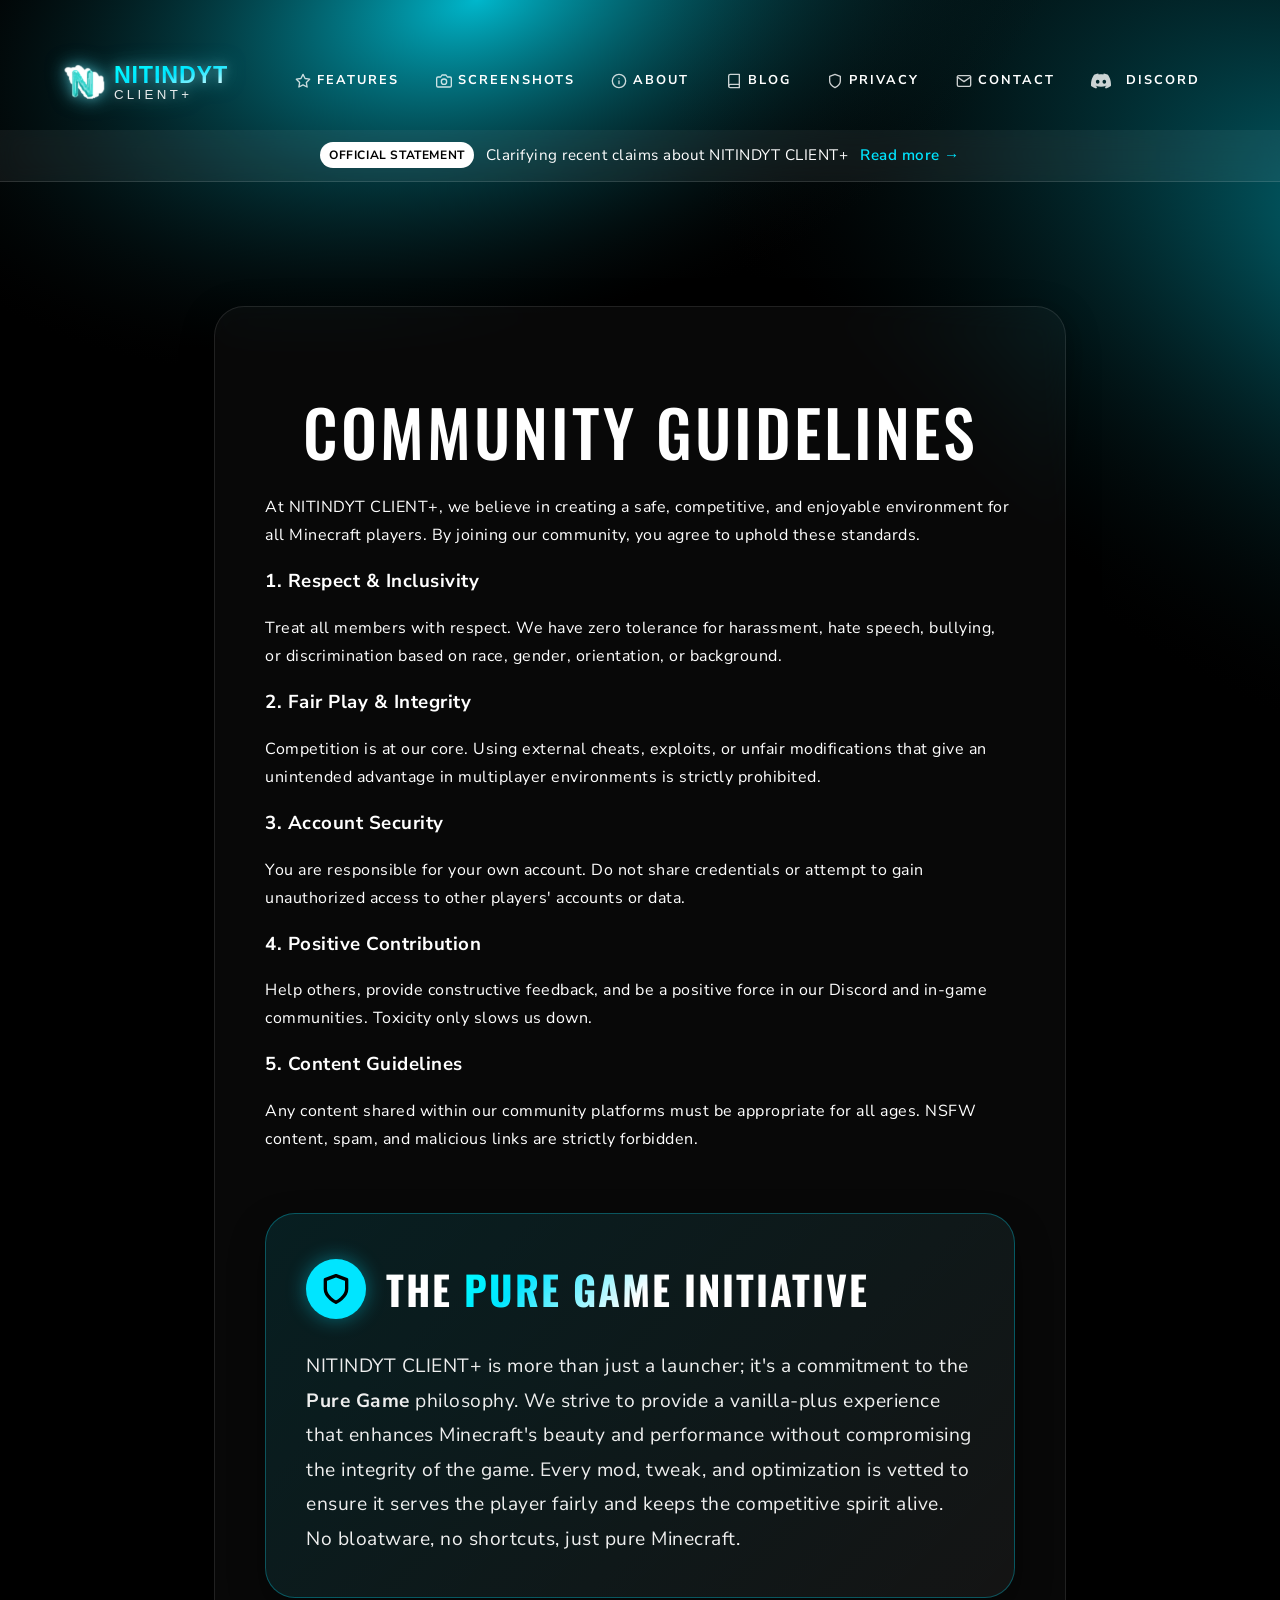
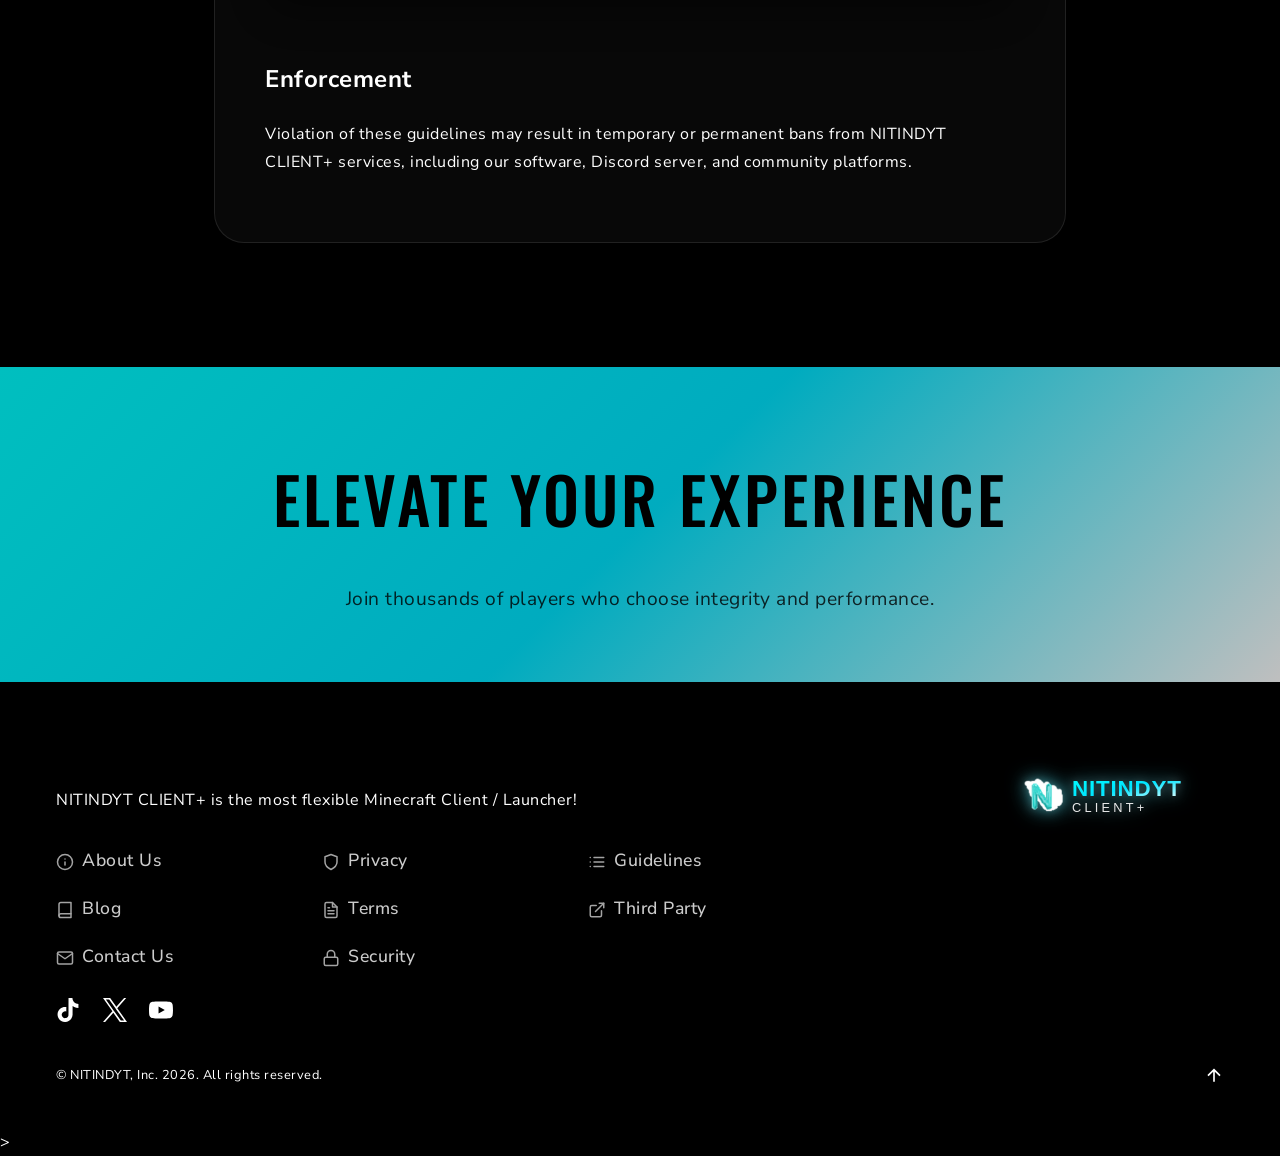
<file: pages/community-guidelines.html>
<!DOCTYPE html>
<html lang="en">
<head>
  <meta name="generator" content="Hugo 0.160.1">
  <meta charset="UTF-8">
  <meta http-equiv="X-UA-Compatible" content="IE=edge">
  <meta name="viewport" content="width=device-width, initial-scale=1">
  <title>NITINDYT CLIENT+</title>

  <meta property="og:site_name" content="NITINDYT CLIENT+">
  <meta property="og:title" content="NITINDYT CLIENT+">
  <meta name="twitter:card" content="summary">
  <meta property="og:locale" content="en">
  <meta property="og:type" content="website">
  <meta property="og:description" content="Best Minecraft launcher and client">
  <meta name="description" content="Best Minecraft launcher and client">
  <meta property="og:url" content="https://nitindytmc.com/">
  <meta property="og:image" content="../assets/images/logo.svg">

  <link rel="apple-touch-icon" sizes="180x180" href="../assets//images/logo.svg">
  <link rel="icon" type="image/svg+xml" href="../assets/images/logo.svg">
  <link rel="mask-icon" href="../assets/images/logo.svg" color="#000000">
  <link rel="shortcut icon" href="../assets/images/logo.svg">
  <meta name="msapplication-TileColor" content="#000000">

  <link rel="preconnect" href="https://fonts.bunny.net">
  <link href="https://fonts.bunny.net/css2?family=Nunito+Sans:wght@400;700&amp;family=Oswald:wght@500&amp;display=swap"
    rel="stylesheet">

  <link href="../saas/_gen.min.css" rel="stylesheet">
  <link rel="stylesheet" href="../css/common-style.css">
  <meta name="canonical" content="https://nitindytmc.com/">
  <meta name="theme-color" content="#000000">
  <meta name="apple-mobile-web-app-status-bar-style" content="black-translucent">
  <meta name="msapplication-navbutton-color" content="#000000">

  <script type="application/ld+json">
  {
    "@context": "https://schema.org",
    "@type": "SoftwareApplication",
    "name": "NITINDYT CLIENT+",
    "operatingSystem": "Windows, MacOS",
    "applicationCategory": "GameApplication",
    "offers": {
      "@type": "Offer",
      "price": "0",
      "priceCurrency": "USD"
    },
    "description": "NITINDYT CLIENT+ is the most advanced Minecraft launcher and client with over 40 built-in mods and FPS performance boosts.",
    "aggregateRating": {
      "@type": "AggregateRating",
      "ratingValue": "4.9",
      "ratingCount": "1250"
    }
  }
  </script>
  <script type="application/ld+json">
  {
    "@context": "https://schema.org",
    "@type": "WebSite",
    "url": "https://nitindytmc.com/",
    "name": "NITINDYT CLIENT+",
    "potentialAction": {
      "@type": "SearchAction",
      "target": "https://nitindytmc.com/?s={search_term_string}",
      "query-input": "required name=search_term_string"
    }
  }
  </script>

  <link rel="stylesheet" href="../css/common-style.css">
  <style>
    /* Screenshots Slider Enhancements */
    .splide__slide {
      padding: 50px 20px;
    }

    .splide__slide__container {
      border-radius: 30px;
      border: 4px solid transparent;
      box-shadow: 0 0 0 rgba(0, 229, 255, 0);
      transition: border-color 0.3s ease, box-shadow 0.3s ease, transform 0.3s ease, opacity 0.3s ease;
      opacity: 0.6;
      transform: scale(0.92);
      background: rgba(255, 255, 255, 0.05);
      -webkit-backdrop-filter: blur(10px);
      backdrop-filter: blur(10px);
      overflow: visible;
    }

    .splide__slide.is-active .splide__slide__container {
      border-color: #00e5ff;
      box-shadow: 0 0 40px rgba(0, 229, 255, 0.5), 0 0 15px rgba(255, 255, 255, 0.2);
      opacity: 1;
      transform: scale(1);
      transition: border-color 0.6s ease 0.4s, box-shadow 0.6s ease 0.4s, transform 0.6s ease 0.4s, opacity 0.6s ease 0.4s;
    }

    .splide__slide__container img {
      border-radius: 26px;
      transition: transform 1.2s ease;
      width: 100%;
      height: auto;
      display: block;
    }

    .splide.is-initialized {
      padding: 60px 0;
    }

    .splide__slide.is-active .splide__slide__container img {
      transform: scale(1.03);
    }

    @keyframes delayed-fade {
      0% {
        opacity: 0;
      }

      50% {
        opacity: 0;
      }

      100% {
        opacity: 1;
      }
    }

    .homepage-pic {
      animation: delayed-fade 3s;
    }

    .float-anim {
      animation: float 6s ease-in-out infinite;
    }

    @keyframes float {
      0% {
        transform: translateY(0px) rotate(0deg);
      }

      50% {
        transform: translateY(-20px) rotate(1deg);
      }

      100% {
        transform: translateY(0px) rotate(0deg);
      }
    }
  </style>
</head>

<body class="index windows">
<nav class="nav">
    <div class="padd-m"></div>
    <div class="container padd-l row-mobile">
      <div class="flex-strong center">
        <a href="../index.html" class="nav__logo" aria-label="Logo / Go home"
          style="display: flex; align-items: center; text-decoration: none; font-family: 'Oswald', sans-serif;">
          <img src="../assets/images/logo.svg" class="logo-icon" alt="NITINDYT Logo" style="height: 50px;">
        </a>
      </div>

      <div class="col"></div>

      <div class="flex-strong">
        <div class="hide-on-mobile nav__links">
          <a href="#features"><svg xmlns="http://www.w3.org/2000/svg" width="16" height="16" viewBox="0 0 24 24"
              fill="none" stroke="currentColor" stroke-width="2" stroke-linecap="round" stroke-linejoin="round"
              style="vertical-align: middle; margin-right: 6px;">
              <polygon
                points="12 2 15.09 8.26 22 9.27 17 14.14 18.18 21.02 12 17.77 5.82 21.02 7 14.14 2 9.27 8.91 8.26 12 2">
              </polygon>
            </svg>Features</a>
          <a href="#screenshots"><svg xmlns="http://www.w3.org/2000/svg" width="16" height="16" viewBox="0 0 24 24"
              fill="none" stroke="currentColor" stroke-width="2" stroke-linecap="round" stroke-linejoin="round"
              style="vertical-align: middle; margin-right: 6px;">
              <path d="M23 19a2 2 0 0 1-2 2H3a2 2 0 0 1-2-2V8a2 2 0 0 1 2-2h4l2-3h6l2 3h4a2 2 0 0 1 2 2z"></path>
              <circle cx="12" cy="13" r="4"></circle>
            </svg>Screenshots</a>
          <a href="./about.html"><svg xmlns="http://www.w3.org/2000/svg" width="16" height="16"
              viewBox="0 0 24 24" fill="none" stroke="currentColor" stroke-width="2" stroke-linecap="round"
              stroke-linejoin="round" style="vertical-align: middle; margin-right: 6px;">
              <circle cx="12" cy="12" r="10"></circle>
              <line x1="12" y1="16" x2="12" y2="12"></line>
              <line x1="12" y1="8" x2="12.01" y2="8"></line>
            </svg>About</a>
          <a href="./blog.html"><svg xmlns="http://www.w3.org/2000/svg" width="16" height="16" viewBox="0 0 24 24"
              fill="none" stroke="currentColor" stroke-width="2" stroke-linecap="round" stroke-linejoin="round"
              style="vertical-align: middle; margin-right: 6px;">
              <path d="M4 19.5A2.5 2.5 0 0 1 6.5 17H20"></path>
              <path d="M6.5 2H20v20H6.5A2.5 2.5 0 0 1 4 19.5v-15A2.5 2.5 0 0 1 6.5 2z"></path>
            </svg>Blog</a>
          <a href="./privacy.html"><svg xmlns="http://www.w3.org/2000/svg" width="16" height="16"
              viewBox="0 0 24 24" fill="none" stroke="currentColor" stroke-width="2" stroke-linecap="round"
              stroke-linejoin="round" style="vertical-align: middle; margin-right: 6px;">
              <path d="M12 22s8-4 8-10V5l-8-3-8 3v7c0 6 8 10 8 10z"></path>
            </svg>Privacy</a>
          <a href="./contact.html"><svg xmlns="http://www.w3.org/2000/svg" width="16" height="16"
              viewBox="0 0 24 24" fill="none" stroke="currentColor" stroke-width="2" stroke-linecap="round"
              stroke-linejoin="round" style="vertical-align: middle; margin-right: 6px;">
              <path d="M4 4h16c1.1 0 2 .9 2 2v12c0 1.1-.9 2-2 2H4c-1.1 0-2-.9-2-2V6c0-1.1.9-2 2-2z"></path>
              <polyline points="22,6 12,13 2,6"></polyline>
            </svg>Contact</a>
          <a target="_blank" rel="noopener" href="https://nitindytmc.com/discord">
            <svg class="size-m" role="img" viewBox="0 0 24 24" xmlns="http://www.w3.org/2000/svg">
              <title>Discord</title>
              <path fill="currentColor"
                d="M20.317 4.3698a19.7913 19.7913 0 00-4.8851-1.5152.0741.0741 0 00-.0785.0371c-.211.3753-.4447.8648-.6083 1.2495-1.8447-.2762-3.68-.2762-5.4868 0-.1636-.3933-.4058-.8742-.6177-1.2495a.077.077 0 00-.0785-.037 19.7363 19.7363 0 00-4.8852 1.515.0699.0699 0 00-.0321.0277C.5334 9.0458-.319 13.5799.0992 18.0578a.0824.0824 0 00.0312.0561c2.0528 1.5076 4.0413 2.4228 5.9929 3.0294a.0777.0777 0 00.0842-.0276c.4616-.6304.8731-1.2952 1.226-1.9942a.076.076 0 00-.0416-.1057c-.6528-.2476-1.2743-.5495-1.8722-.8923a.077.077 0 01-.0076-.1277c.1258-.0943.2517-.1923.3718-.2914a.0743.0743 0 01.0776-.0105c3.9278 1.7933 8.18 1.7933 12.0614 0a.0739.0739 0 01.0785.0095c.1202.099.246.1981.3728.2924a.077.077 0 01-.0066.1276 12.2986 12.2986 0 01-1.873.8914.0766.0766 0 00-.0407.1067c.3604.698.7719 1.3628 1.225 1.9932a.076.076 0 00.0842.0286c1.961-.6067 3.9495-1.5219 6.0023-3.0294a.077.077 0 00.0313-.0552c.5004-5.177-.8382-9.6739-3.5485-13.6604a.061.061 0 00-.0312-.0286zM8.02 15.3312c-1.1825 0-2.1569-1.0857-2.1569-2.419 0-1.3332.9555-2.4189 2.157-2.4189 1.2108 0 2.1757 1.0952 2.1568 2.419 0 1.3332-.9555 2.4189-2.1569 2.4189zm7.9748 0c-1.1825 0-2.1569-1.0857-2.1569-2.419 0-1.3332.9554-2.4189 2.1569-2.4189 1.2108 0 2.1757 1.0952 2.1568 2.419 0 1.3332-.946 2.4189-2.1568 2.4189Z">
              </path>
            </svg>
            &nbsp; Discord</a>
        </div>
      </div>

      <div class="padd-m hide-on-desktop"></div>
      <div class="nav__menu clickable flex-strong" onclick="toggleMenu()">
        <div class="nav__menu--open hide-on-desktop"><svg xmlns="http://www.w3.org/2000/svg" width="32" height="32"
            viewBox="0 0 24 24" fill="none" stroke="currentColor" stroke-width="2.5" stroke-linecap="round"
            stroke-linejoin="round" class="NITINDYT CLIENT+-menu">
            <line x1="3" y1="12" x2="21" y2="12"></line>
            <line x1="3" y1="6" x2="21" y2="6"></line>
            <line x1="3" y1="18" x2="21" y2="18"></line>
          </svg></div>
        <div class="nav__menu--close hide-on-desktop hidden"><svg xmlns="http://www.w3.org/2000/svg" width="32"
            height="32" viewBox="0 0 24 24" fill="none" stroke="currentColor" stroke-width="2.5" stroke-linecap="round"
            stroke-linejoin="round" class="NITINDYT CLIENT+-x">
            <line x1="18" y1="6" x2="6" y2="18"></line>
            <line x1="6" y1="6" x2="18" y2="18"></line>
          </svg></div>
      </div>
    </div>

    <div class="hidden nav__mobile hide-on-desktop padd-xs">
      <div class="nav__mobile-links padd-l">
        <a href="#features"><svg xmlns="http://www.w3.org/2000/svg" width="16" height="16" viewBox="0 0 24 24"
            fill="none" stroke="currentColor" stroke-width="2" stroke-linecap="round" stroke-linejoin="round"
            style="vertical-align: middle; margin-right: 12px;">
            <polygon
              points="12 2 15.09 8.26 22 9.27 17 14.14 18.18 21.02 12 17.77 5.82 21.02 7 14.14 2 9.27 8.91 8.26 12 2">
            </polygon>
          </svg>Features</a>
        <a href="#screenshots"><svg xmlns="http://www.w3.org/2000/svg" width="16" height="16" viewBox="0 0 24 24"
            fill="none" stroke="currentColor" stroke-width="2" stroke-linecap="round" stroke-linejoin="round"
            style="vertical-align: middle; margin-right: 12px;">
            <path d="M23 19a2 2 0 0 1-2 2H3a2 2 0 0 1-2-2V8a2 2 0 0 1 2-2h4l2-3h6l2 3h4a2 2 0 0 1 2 2z"></path>
            <circle cx="12" cy="13" r="4"></circle>
          </svg>Screenshots</a>
        <a href="./about.html"><svg xmlns="http://www.w3.org/2000/svg" width="16" height="16" viewBox="0 0 24 24"
            fill="none" stroke="currentColor" stroke-width="2" stroke-linecap="round" stroke-linejoin="round"
            style="vertical-align: middle; margin-right: 12px;">
            <circle cx="12" cy="12" r="10"></circle>
            <line x1="12" y1="16" x2="12" y2="12"></line>
            <line x1="12" y1="8" x2="12.01" y2="8"></line>
          </svg>About</a>
        <a href="./blog.html"><svg xmlns="http://www.w3.org/2000/svg" width="16" height="16" viewBox="0 0 24 24"
            fill="none" stroke="currentColor" stroke-width="2" stroke-linecap="round" stroke-linejoin="round"
            style="vertical-align: middle; margin-right: 12px;">
            <path d="M4 19.5A2.5 2.5 0 0 1 6.5 17H20"></path>
            <path d="M6.5 2H20v20H6.5A2.5 2.5 0 0 1 4 19.5v-15A2.5 2.5 0 0 1 6.5 2z"></path>
          </svg>Blog</a>
        <a href="./privacy.html"><svg xmlns="http://www.w3.org/2000/svg" width="16" height="16"
            viewBox="0 0 24 24" fill="none" stroke="currentColor" stroke-width="2" stroke-linecap="round"
            stroke-linejoin="round" style="vertical-align: middle; margin-right: 12px;">
            <path d="M12 22s8-4 8-10V5l-8-3-8 3v7c0 6 8 10 8 10z"></path>
          </svg>Privacy</a>
        <a href="./contact.html"><svg xmlns="http://www.w3.org/2000/svg" width="16" height="16"
            viewBox="0 0 24 24" fill="none" stroke="currentColor" stroke-width="2" stroke-linecap="round"
            stroke-linejoin="round" style="vertical-align: middle; margin-right: 12px;">
            <path d="M4 4h16c1.1 0 2 .9 2 2v12c0 1.1-.9 2-2 2H4c-1.1 0-2-.9-2-2V6c0-1.1.9-2 2-2z"></path>
            <polyline points="22,6 12,13 2,6"></polyline>
          </svg>Contact</a>
        <a href="https://discord.gg/nitindyt">
          <svg class="size-m" role="img" viewBox="0 0 24 24" xmlns="http://www.w3.org/2000/svg"
            style="vertical-align: middle; margin-right: 12px; width: 16px; height: 16px;">
            <title>Discord</title>
            <path fill="currentColor"
              d="M20.317 4.3698a19.7913 19.7913 0 00-4.8851-1.5152.0741.0741 0 00-.0785.0371c-.211.3753-.4447.8648-.6083 1.2495-1.8447-.2762-3.68-.2762-5.4868 0-.1636-.3933-.4058-.8742-.6177-1.2495a.077.077 0 00-.0785-.037 19.7363 19.7363 0 00-4.8852 1.515.0699.0699 0 00-.0321.0277C.5334 9.0458-.319 13.5799.0992 18.0578a.0824.0824 0 00.0312.0561c2.0528 1.5076 4.0413 2.4228 5.9929 3.0294a.0777.0777 0 00.0842-.0276c.4616-.6304.8731-1.2952 1.226-1.9942a.076.076 0 00-.0416-.1057c-.6528-.2476-1.2743-.5495-1.8722-.8923a.077.077 0 01-.0076-.1277c.1258-.0943.2517-.1923.3718-.2914a.0743.0743 0 01.0776-.0105c3.9278 1.7933 8.18 1.7933 12.0614 0a.0739.0739 0 01.0785.0095c.1202.099.246.1981.3728.2924a.077.077 0 01-.0066.1276 12.2986 12.2986 0 01-1.873.8914.0766.0766 0 00-.0407.1067c.3604.698.7719 1.3628 1.225 1.9932a.076.076 0 00.0842.0286c1.961-.6067 3.9495-1.5219 6.0023-3.0294a.077.077 0 00.0313-.0552c.5004-5.177-.8382-9.6739-3.5485-13.6604a.061.061 0 00-.0312-.0286zM8.02 15.3312c-1.1825 0-2.1569-1.0857-2.1569-2.419 0-1.3332.9555-2.4189 2.157-2.4189 1.2108 0 2.1757 1.0952 2.1568 2.419 0 1.3332-.9555 2.4189-2.1569 2.4189zm7.9748 0c-1.1825 0-2.1569-1.0857-2.1569-2.419 0-1.3332.9554-2.4189 2.1569-2.4189 1.2108 0 2.1757 1.0952 2.1568 2.419 0 1.3332-.946 2.4189-2.1568 2.4189Z">
            </path>
          </svg>
          &nbsp; Discord</a>
      </div>
    </div>
  </nav>

  <div class="nav__mobile-background hidden" onclick="toggleMenu()"></div>
  <img src="../assets/images/gr2.svg" alt="Illustration" class="homepage-illustration-left">
  <img src="../assets/images/gr1.svg" alt="Illustration" class="homepage-illustration-right">
  
  <a href="./ads-fraud-claims.html" class="statement-banner">
    <span class="statement-banner__label">Official Statement</span>
    <span class="statement-banner__text">Clarifying recent claims about NITINDYT CLIENT+</span>
    <span class="statement-banner__cta">Read more &rarr;</span>
  </a>

<main class="content-section">
    <div class="container padd-l">
        <div class="glass-panel">
            <h1 class="h1">Community Guidelines</h1>
            <p>At NITINDYT CLIENT+, we believe in creating a safe, competitive, and enjoyable environment for all Minecraft players. By joining our community, you agree to uphold these standards.</p>
            
            <div class="guideline-card">
                <h3>1. Respect & Inclusivity</h3>
                <p>Treat all members with respect. We have zero tolerance for harassment, hate speech, bullying, or discrimination based on race, gender, orientation, or background.</p>
            </div>
    
            <div class="guideline-card">
                <h3>2. Fair Play & Integrity</h3>
                <p>Competition is at our core. Using external cheats, exploits, or unfair modifications that give an unintended advantage in multiplayer environments is strictly prohibited.</p>
            </div>
    
            <div class="guideline-card">
                <h3>3. Account Security</h3>
                <p>You are responsible for your own account. Do not share credentials or attempt to gain unauthorized access to other players' accounts or data.</p>
            </div>
    
            <div class="guideline-card">
                <h3>4. Positive Contribution</h3>
                <p>Help others, provide constructive feedback, and be a positive force in our Discord and in-game communities. Toxicity only slows us down.</p>
            </div>
    
            <div class="guideline-card">
                <h3>5. Content Guidelines</h3>
                <p>Any content shared within our community platforms must be appropriate for all ages. NSFW content, spam, and malicious links are strictly forbidden.</p>
            </div>
    
            <div class="pure-game-section" style="margin: 60px 0; padding: 40px; background: linear-gradient(135deg, rgba(0, 229, 255, 0.1) 0%, rgba(255, 255, 255, 0.05) 100%); border-radius: 30px; border: 1px solid rgba(0, 229, 255, 0.3); box-shadow: 0 15px 35px rgba(0, 0, 0, 0.4);">
                <div style="display: flex; align-items: center; margin-bottom: 25px;">
                    <div style="background: var(--accent-color); color: #000; width: 60px; height: 60px; border-radius: 50%; display: flex; align-items: center; justify-content: center; margin-right: 20px; box-shadow: 0 0 20px rgba(0, 229, 255, 0.4);">
                        <svg xmlns="http://www.w3.org/2000/svg" width="32" height="32" viewBox="0 0 24 24" fill="none" stroke="currentColor" stroke-width="2.5" stroke-linecap="round" stroke-linejoin="round"><path d="M12 22s8-4 8-10V5l-8-3-8 3v7c0 6 8 10 8 10z"></path></svg>
                    </div>
                    <h2 style="font-family: 'Oswald', sans-serif; font-size: 2.5rem; margin: 0; text-transform: uppercase; letter-spacing: 2px;">The <span class="gradient-text">Pure Game</span> Initiative</h2>
                </div>
                <p style="font-size: 1.2rem; line-height: 1.8; color: #eee; margin-bottom: 0;">NITINDYT CLIENT+ is more than just a launcher; it's a commitment to the <strong>Pure Game</strong> philosophy. We strive to provide a vanilla-plus experience that enhances Minecraft's beauty and performance without compromising the integrity of the game. Every mod, tweak, and optimization is vetted to ensure it serves the player fairly and keeps the competitive spirit alive. No bloatware, no shortcuts, just pure Minecraft.</p>
            </div>
    
            <h2>Enforcement</h2>
            <p>Violation of these guidelines may result in temporary or permanent bans from NITINDYT CLIENT+ services, including our software, Discord server, and community platforms.</p>
        </div>
    </div>
</main>

<div class="up-your-game-gradient apply-bg-props" style="margin-bottom: 0;">
    <div class="container row">
      <div class="padd-m center-mobile col" style="flex: 1; text-align: center;">
        <h2 class="h1"><span class="black">Elevate Your Experience</span></h2>
        <p style="color: #000; font-size: 1.2rem; margin-top: 10px; opacity: 0.8;">Join thousands of players who choose integrity and performance.</p>
      </div>
    </div>
</div>

<footer class="padd-l center-mobile">
    <div class="padd-l"></div>
    <div class="container">
      <div class="row">
        <div class="padd-m col">
          <p>NITINDYT CLIENT+ is the most flexible Minecraft Client / Launcher!</p>
          <div class="footer-links-grid center-mobile">
            <div class="footer-col">
              <a href="./about.html" class="med"><svg xmlns="http://www.w3.org/2000/svg" width="18" height="18"
                  viewBox="0 0 24 24" fill="none" stroke="currentColor" stroke-width="2" stroke-linecap="round"
                  stroke-linejoin="round" style="vertical-align: middle; margin-right: 8px;">
                  <circle cx="12" cy="12" r="10"></circle>
                  <line x1="12" y1="16" x2="12" y2="12"></line>
                  <line x1="12" y1="8" x2="12.01" y2="8"></line>
                </svg>About Us</a>
              <a href="./blog.html" class="med"><svg xmlns="http://www.w3.org/2000/svg" width="18" height="18"
                  viewBox="0 0 24 24" fill="none" stroke="currentColor" stroke-width="2" stroke-linecap="round"
                  stroke-linejoin="round" style="vertical-align: middle; margin-right: 8px;">
                  <path d="M4 19.5A2.5 2.5 0 0 1 6.5 17H20"></path>
                  <path d="M6.5 2H20v20H6.5A2.5 2.5 0 0 1 4 19.5v-15A2.5 2.5 0 0 1 6.5 2z"></path>
                </svg>Blog</a>
              <a href="./contact.html" class="med"><svg xmlns="http://www.w3.org/2000/svg" width="18" height="18"
                  viewBox="0 0 24 24" fill="none" stroke="currentColor" stroke-width="2" stroke-linecap="round"
                  stroke-linejoin="round" style="vertical-align: middle; margin-right: 8px;">
                  <path d="M4 4h16c1.1 0 2 .9 2 2v12c0 1.1-.9 2-2 2H4c-1.1 0-2-.9-2-2V6c0-1.1.9-2 2-2z"></path>
                  <polyline points="22,6 12,13 2,6"></polyline>
                </svg>Contact Us</a>
            </div>
            <div class="footer-col">
              <a href="./privacy.html" class="med"><svg xmlns="http://www.w3.org/2000/svg" width="18" height="18"
                  viewBox="0 0 24 24" fill="none" stroke="currentColor" stroke-width="2" stroke-linecap="round"
                  stroke-linejoin="round" style="vertical-align: middle; margin-right: 8px;">
                  <path d="M12 22s8-4 8-10V5l-8-3-8 3v7c0 6 8 10 8 10z"></path>
                </svg>Privacy</a>
              <a href="./terms.html" class="med"><svg xmlns="http://www.w3.org/2000/svg" width="18" height="18"
                  viewBox="0 0 24 24" fill="none" stroke="currentColor" stroke-width="2" stroke-linecap="round"
                  stroke-linejoin="round" style="vertical-align: middle; margin-right: 8px;">
                  <path d="M14 2H6a2 2 0 0 0-2 2v16a2 2 0 0 0 2 2h12a2 2 0 0 0 2-2V8z"></path>
                  <polyline points="14 2 14 8 20 8"></polyline>
                  <line x1="16" y1="13" x2="8" y2="13"></line>
                  <line x1="16" y1="17" x2="8" y2="17"></line>
                  <polyline points="10 9 9 9 8 9"></polyline>
                </svg>Terms</a>
              <a href="./ads-fraud-claims.html" class="med"><svg xmlns="http://www.w3.org/2000/svg" width="18"
                  height="18" viewBox="0 0 24 24" fill="none" stroke="currentColor" stroke-width="2"
                  stroke-linecap="round" stroke-linejoin="round" style="vertical-align: middle; margin-right: 8px;">
                  <rect x="3" y="11" width="18" height="11" rx="2" ry="2"></rect>
                  <path d="M7 11V7a5 5 0 0 1 10 0v4"></path>
                </svg>Security</a>
            </div>
            <div class="footer-col">
              <a href="./community-guidelines.html" class="med"><svg xmlns="http://www.w3.org/2000/svg" width="18"
                  height="18" viewBox="0 0 24 24" fill="none" stroke="currentColor" stroke-width="2"
                  stroke-linecap="round" stroke-linejoin="round" style="vertical-align: middle; margin-right: 8px;">
                  <line x1="8" y1="6" x2="21" y2="6"></line>
                  <line x1="8" y1="12" x2="21" y2="12"></line>
                  <line x1="8" y1="18" x2="21" y2="18"></line>
                  <line x1="3" y1="6" x2="3.01" y2="6"></line>
                  <line x1="3" y1="12" x2="3.01" y2="12"></line>
                  <line x1="3" y1="18" x2="3.01" y2="18"></line>
                </svg>Guidelines</a>
              <a href="./third-party.html" class="med"><svg xmlns="http://www.w3.org/2000/svg" width="18"
                  height="18" viewBox="0 0 24 24" fill="none" stroke="currentColor" stroke-width="2"
                  stroke-linecap="round" stroke-linejoin="round" style="vertical-align: middle; margin-right: 8px;">
                  <path d="M18 13v6a2 2 0 0 1-2 2H5a2 2 0 0 1-2-2V8a2 2 0 0 1 2-2h6"></path>
                  <polyline points="15 3 21 3 21 9"></polyline>
                  <line x1="10" y1="14" x2="21" y2="3"></line>
                </svg>Third Party</a>
            </div>
          </div>
          <div class="padd-s"></div>
          <a target="_blank" rel="noopener" href="#"><svg role="img" viewBox="0 0 24 24" style="width:24px">
              <path fill="currentColor"
                d="M12.525.02c1.31-.02 2.61-.01 3.91-.02.08 1.53.63 3.09 1.75 4.17 1.12 1.11 2.7 1.62 4.24 1.79v4.03c-1.44-.05-2.89-.35-4.2-.97-.57-.26-1.1-.59-1.62-.93-.01 2.92.01 5.84-.02 8.75-.08 1.4-.54 2.79-1.35 3.94-1.31 1.92-3.58 3.17-5.91 3.21-1.43.08-2.86-.31-4.08-1.03-2.02-1.19-3.44-3.37-3.65-5.71-.02-.5-.03-1-.01-1.49.18-1.9 1.12-3.72 2.58-4.96 1.66-1.44 3.98-2.13 6.15-1.72.02 1.48-.04 2.96-.04 4.44-.99-.32-2.15-.23-3.02.37-.63.41-1.11 1.04-1.36 1.75-.21.51-.15 1.07-.14 1.61.24 1.64 1.82 3.02 3.5 2.87 1.12-.01 2.19-.66 2.77-1.61.19-.33.4-.67.41-1.06.1-1.79.06-3.57.07-5.36.01-4.03-.01-8.05.02-12.07z">
              </path>
            </svg></a> &nbsp; &nbsp;
          <a target="_blank" rel="noopener" href="#"><svg width="24" height="24" viewBox="0 0 24 24" fill="none">
              <path
                d="M14.2833 10.1624L23.2178 0H21.1006L13.3427 8.82384L7.14656 0H0L9.36984 13.3432L0 24H2.11732L10.3098 14.6817L16.8534 24H24L14.2827 10.1624H14.2833ZM11.3833 13.4608L10.4339 12.1321L2.88022 1.55962H6.1323L12.2282 10.0919L13.1776 11.4206L21.1016 22.5113H17.8495L11.3833 13.4613V13.4608Z"
                fill="white"></path>
            </svg></a> &nbsp; &nbsp;
          <a target="_blank" rel="noopener" href="#"><svg role="img" viewBox="0 0 24 24" style="width:24px">
              <path fill="currentColor"
                d="M23.498 6.186a3.016 3.016 0 0 0-2.122-2.136C19.505 3.545 12 3.545 12 3.545s-7.505 0-9.377.505A3.017 3.017 0 0 0 .502 6.186C0 8.07 0 12 0 12s0 3.93.502 5.814a3.016 3.016 0 0 0 2.122 2.136c1.871.505 9.376.505 9.376.505s7.505 0 9.377-.505a3.015 3.015 0 0 0 2.122-2.136C24 15.93 24 12 24 12s0-3.93-.502-5.814zM9.545 15.568V8.432L15.818 12l-6.273 3.568z">
              </path>
            </svg></a>
        </div>
        <div class="padd-m col-third right hide-on-mobile">
          <div
            style="display: flex; align-items: center; justify-content: flex-end; font-family: 'Oswald', sans-serif;">
            <img src="../assets/images/logo.svg" class="logo-icon" alt="NITINDYT Logo" style="height: 48px;">
          </div>
        </div>
      </div>
      <div class="container padd-m row">
        <div class="col center-mobile"><small>© NITINDYT, Inc. 2026. All rights reserved.</small></div>
        <div class="col right center-mobile"><a href="#"><svg class="size-m" viewBox="0 0 24 24">
              <path fill="currentColor" d="M13,20H11V8L5.5,13.5L4.08,12.08L12,4.16L19.92,12.08L18.5,13.5L13,8V20Z">
              </path>
            </svg></a></div>
      </div>
    </div>
  </footer>

<!-- Scripts Start -->
  <script src="../js/main.min.js"></script>
  <script src="../js/cursor-glow.js"></script>
  <script src="../js/site-protection.js"></script>
  <!-- Scripts End -->
</body>
</html>>
</file>
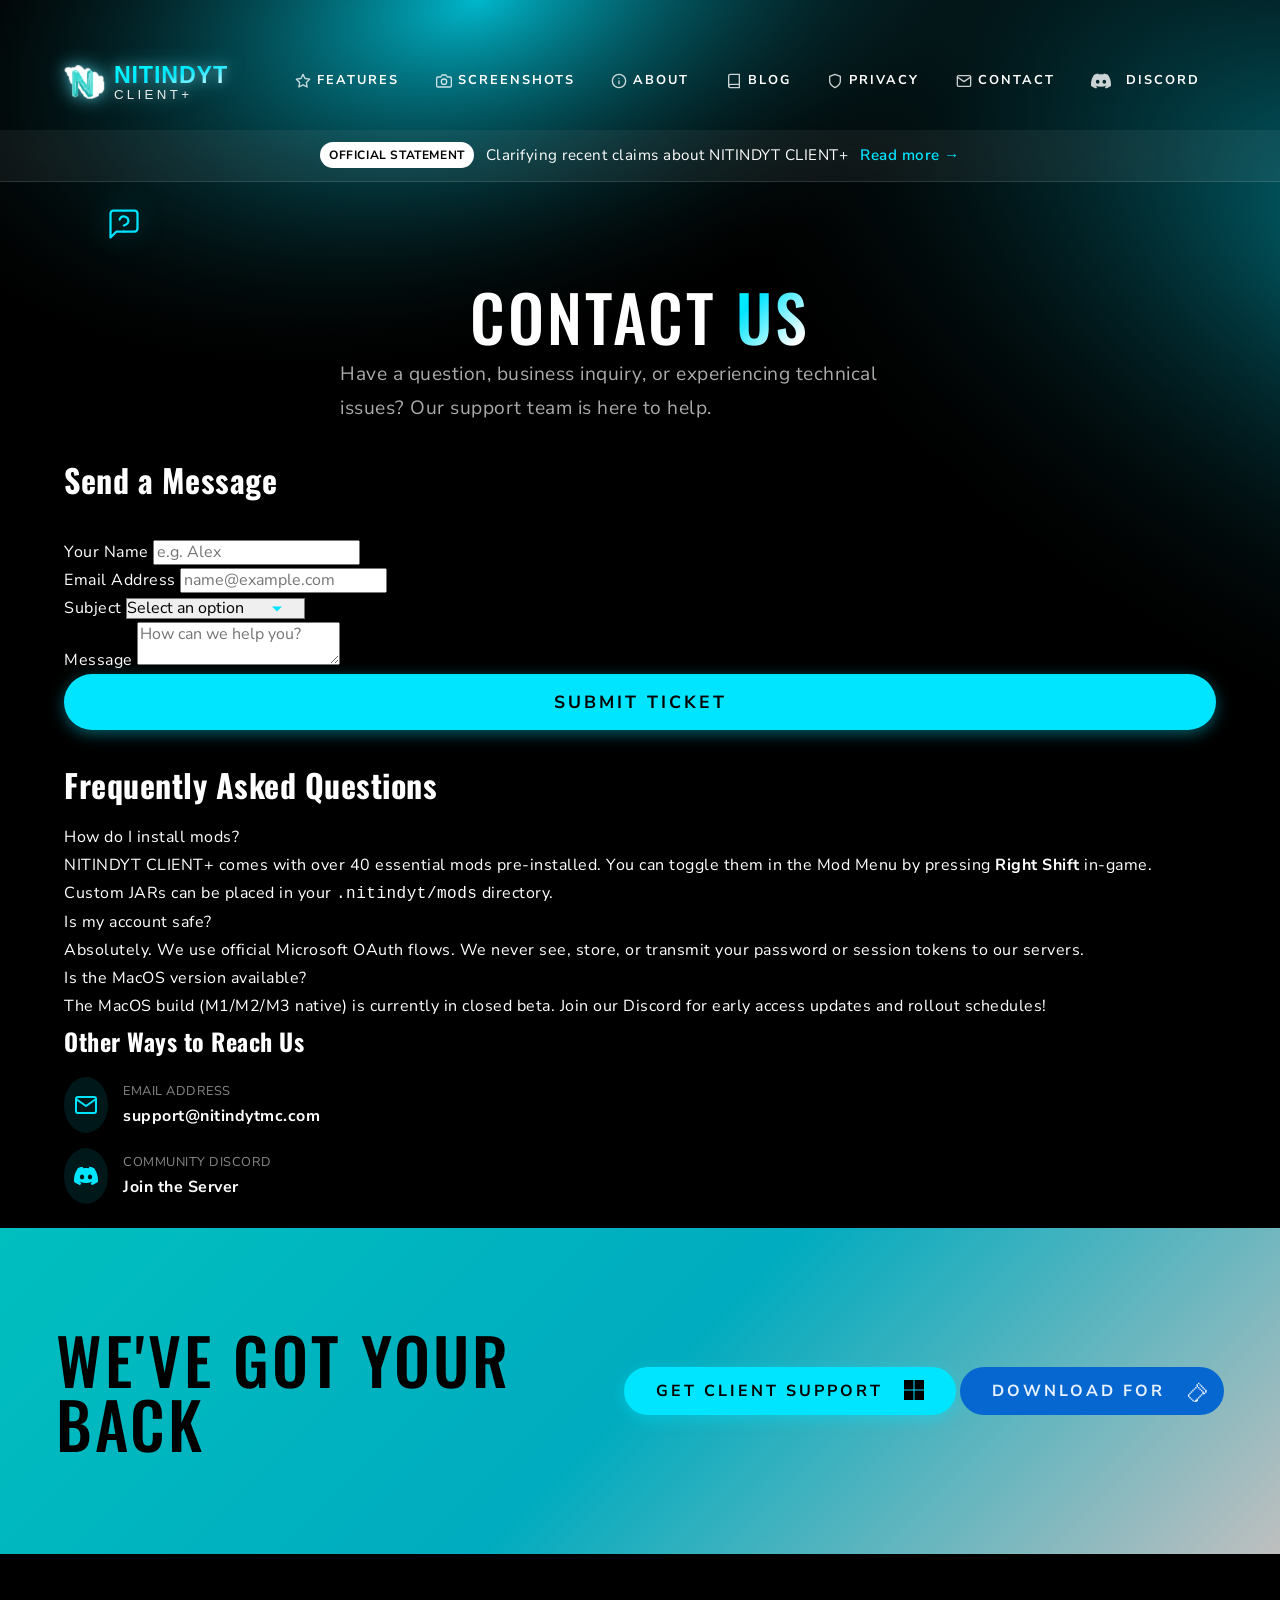
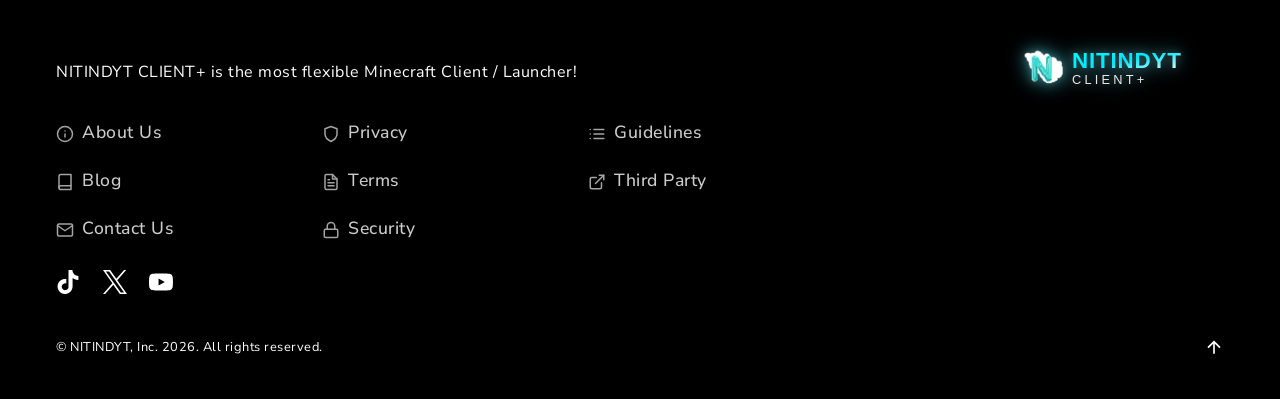
<file: pages/contact.html>
<!DOCTYPE html>
<html lang="en">

<head>
  <meta name="generator" content="Hugo 0.160.1">
  <meta charset="UTF-8">
  <meta http-equiv="X-UA-Compatible" content="IE=edge">
  <meta name="viewport" content="width=device-width, initial-scale=1">
  <title>NITINDYT CLIENT+</title>

  <meta property="og:site_name" content="NITINDYT CLIENT+">
  <meta property="og:title" content="NITINDYT CLIENT+">
  <meta name="twitter:card" content="summary">
  <meta property="og:locale" content="en">
  <meta property="og:type" content="website">
  <meta property="og:description" content="Best Minecraft launcher and client">
  <meta name="description" content="Best Minecraft launcher and client">
  <meta property="og:url" content="https://nitindytmc.com/">
  <meta property="og:image" content="../assets/images/logo.svg">

  <link rel="apple-touch-icon" sizes="180x180" href="../assets//images/logo.svg">
  <link rel="icon" type="image/svg+xml" href="../assets/images/logo.svg">
  <link rel="mask-icon" href="../assets/images/logo.svg" color="#000000">
  <link rel="shortcut icon" href="../assets/images/logo.svg">
  <meta name="msapplication-TileColor" content="#000000">

  <link rel="preconnect" href="https://fonts.bunny.net">
  <link href="https://fonts.bunny.net/css2?family=Nunito+Sans:wght@400;700&amp;family=Oswald:wght@500&amp;display=swap"
    rel="stylesheet">

  <link href="../saas/_gen.min.css" rel="stylesheet">
  <link rel="stylesheet" href="../css/common-style.css">
  <meta name="canonical" content="https://nitindytmc.com/">
  <meta name="theme-color" content="#000000">
  <meta name="apple-mobile-web-app-status-bar-style" content="black-translucent">
  <meta name="msapplication-navbutton-color" content="#000000">

  <script type="application/ld+json">
  {
    "@context": "https://schema.org",
    "@type": "SoftwareApplication",
    "name": "NITINDYT CLIENT+",
    "operatingSystem": "Windows, MacOS",
    "applicationCategory": "GameApplication",
    "offers": {
      "@type": "Offer",
      "price": "0",
      "priceCurrency": "USD"
    },
    "description": "NITINDYT CLIENT+ is the most advanced Minecraft launcher and client with over 40 built-in mods and FPS performance boosts.",
    "aggregateRating": {
      "@type": "AggregateRating",
      "ratingValue": "4.9",
      "ratingCount": "1250"
    }
  }
  </script>
  <script type="application/ld+json">
  {
    "@context": "https://schema.org",
    "@type": "WebSite",
    "url": "https://nitindytmc.com/",
    "name": "NITINDYT CLIENT+",
    "potentialAction": {
      "@type": "SearchAction",
      "target": "https://nitindytmc.com/?s={search_term_string}",
      "query-input": "required name=search_term_string"
    }
  }
  </script>

  <link rel="stylesheet" href="../css/common-style.css">
  <style>
    /* Screenshots Slider Enhancements */
    .splide__slide {
      padding: 50px 20px;
    }

    .splide__slide__container {
      border-radius: 30px;
      border: 4px solid transparent;
      box-shadow: 0 0 0 rgba(0, 229, 255, 0);
      transition: border-color 0.3s ease, box-shadow 0.3s ease, transform 0.3s ease, opacity 0.3s ease;
      opacity: 0.6;
      transform: scale(0.92);
      background: rgba(255, 255, 255, 0.05);
      -webkit-backdrop-filter: blur(10px);
      backdrop-filter: blur(10px);
      overflow: visible;
    }

    .splide__slide.is-active .splide__slide__container {
      border-color: #00e5ff;
      box-shadow: 0 0 40px rgba(0, 229, 255, 0.5), 0 0 15px rgba(255, 255, 255, 0.2);
      opacity: 1;
      transform: scale(1);
      transition: border-color 0.6s ease 0.4s, box-shadow 0.6s ease 0.4s, transform 0.6s ease 0.4s, opacity 0.6s ease 0.4s;
    }

    .splide__slide__container img {
      border-radius: 26px;
      transition: transform 1.2s ease;
      width: 100%;
      height: auto;
      display: block;
    }

    .splide.is-initialized {
      padding: 60px 0;
    }

    .splide__slide.is-active .splide__slide__container img {
      transform: scale(1.03);
    }

    @keyframes delayed-fade {
      0% {
        opacity: 0;
      }

      50% {
        opacity: 0;
      }

      100% {
        opacity: 1;
      }
    }

    .homepage-pic {
      animation: delayed-fade 3s;
    }

    .float-anim {
      animation: float 6s ease-in-out infinite;
    }

    @keyframes float {
      0% {
        transform: translateY(0px) rotate(0deg);
      }

      50% {
        transform: translateY(-20px) rotate(1deg);
      }

      100% {
        transform: translateY(0px) rotate(0deg);
      }
    }
  </style>
</head>

<body class="index windows">
    <nav class="nav">
    <div class="padd-m"></div>
    <div class="container padd-l row-mobile">
      <div class="flex-strong center">
        <a href="../index.html" class="nav__logo" aria-label="Logo / Go home"
          style="display: flex; align-items: center; text-decoration: none; font-family: 'Oswald', sans-serif;">
          <img src="../assets/images/logo.svg" class="logo-icon" alt="NITINDYT Logo" style="height: 50px;">
        </a>
      </div>

      <div class="col"></div>

      <div class="flex-strong">
        <div class="hide-on-mobile nav__links">
          <a href="#features"><svg xmlns="http://www.w3.org/2000/svg" width="16" height="16" viewBox="0 0 24 24"
              fill="none" stroke="currentColor" stroke-width="2" stroke-linecap="round" stroke-linejoin="round"
              style="vertical-align: middle; margin-right: 6px;">
              <polygon
                points="12 2 15.09 8.26 22 9.27 17 14.14 18.18 21.02 12 17.77 5.82 21.02 7 14.14 2 9.27 8.91 8.26 12 2">
              </polygon>
            </svg>Features</a>
          <a href="#screenshots"><svg xmlns="http://www.w3.org/2000/svg" width="16" height="16" viewBox="0 0 24 24"
              fill="none" stroke="currentColor" stroke-width="2" stroke-linecap="round" stroke-linejoin="round"
              style="vertical-align: middle; margin-right: 6px;">
              <path d="M23 19a2 2 0 0 1-2 2H3a2 2 0 0 1-2-2V8a2 2 0 0 1 2-2h4l2-3h6l2 3h4a2 2 0 0 1 2 2z"></path>
              <circle cx="12" cy="13" r="4"></circle>
            </svg>Screenshots</a>
          <a href="./about.html"><svg xmlns="http://www.w3.org/2000/svg" width="16" height="16"
              viewBox="0 0 24 24" fill="none" stroke="currentColor" stroke-width="2" stroke-linecap="round"
              stroke-linejoin="round" style="vertical-align: middle; margin-right: 6px;">
              <circle cx="12" cy="12" r="10"></circle>
              <line x1="12" y1="16" x2="12" y2="12"></line>
              <line x1="12" y1="8" x2="12.01" y2="8"></line>
            </svg>About</a>
          <a href="./blog.html"><svg xmlns="http://www.w3.org/2000/svg" width="16" height="16" viewBox="0 0 24 24"
              fill="none" stroke="currentColor" stroke-width="2" stroke-linecap="round" stroke-linejoin="round"
              style="vertical-align: middle; margin-right: 6px;">
              <path d="M4 19.5A2.5 2.5 0 0 1 6.5 17H20"></path>
              <path d="M6.5 2H20v20H6.5A2.5 2.5 0 0 1 4 19.5v-15A2.5 2.5 0 0 1 6.5 2z"></path>
            </svg>Blog</a>
          <a href="./privacy.html"><svg xmlns="http://www.w3.org/2000/svg" width="16" height="16"
              viewBox="0 0 24 24" fill="none" stroke="currentColor" stroke-width="2" stroke-linecap="round"
              stroke-linejoin="round" style="vertical-align: middle; margin-right: 6px;">
              <path d="M12 22s8-4 8-10V5l-8-3-8 3v7c0 6 8 10 8 10z"></path>
            </svg>Privacy</a>
          <a href="./contact.html"><svg xmlns="http://www.w3.org/2000/svg" width="16" height="16"
              viewBox="0 0 24 24" fill="none" stroke="currentColor" stroke-width="2" stroke-linecap="round"
              stroke-linejoin="round" style="vertical-align: middle; margin-right: 6px;">
              <path d="M4 4h16c1.1 0 2 .9 2 2v12c0 1.1-.9 2-2 2H4c-1.1 0-2-.9-2-2V6c0-1.1.9-2 2-2z"></path>
              <polyline points="22,6 12,13 2,6"></polyline>
            </svg>Contact</a>
          <a target="_blank" rel="noopener" href="https://nitindytmc.com/discord">
            <svg class="size-m" role="img" viewBox="0 0 24 24" xmlns="http://www.w3.org/2000/svg">
              <title>Discord</title>
              <path fill="currentColor"
                d="M20.317 4.3698a19.7913 19.7913 0 00-4.8851-1.5152.0741.0741 0 00-.0785.0371c-.211.3753-.4447.8648-.6083 1.2495-1.8447-.2762-3.68-.2762-5.4868 0-.1636-.3933-.4058-.8742-.6177-1.2495a.077.077 0 00-.0785-.037 19.7363 19.7363 0 00-4.8852 1.515.0699.0699 0 00-.0321.0277C.5334 9.0458-.319 13.5799.0992 18.0578a.0824.0824 0 00.0312.0561c2.0528 1.5076 4.0413 2.4228 5.9929 3.0294a.0777.0777 0 00.0842-.0276c.4616-.6304.8731-1.2952 1.226-1.9942a.076.076 0 00-.0416-.1057c-.6528-.2476-1.2743-.5495-1.8722-.8923a.077.077 0 01-.0076-.1277c.1258-.0943.2517-.1923.3718-.2914a.0743.0743 0 01.0776-.0105c3.9278 1.7933 8.18 1.7933 12.0614 0a.0739.0739 0 01.0785.0095c.1202.099.246.1981.3728.2924a.077.077 0 01-.0066.1276 12.2986 12.2986 0 01-1.873.8914.0766.0766 0 00-.0407.1067c.3604.698.7719 1.3628 1.225 1.9932a.076.076 0 00.0842.0286c1.961-.6067 3.9495-1.5219 6.0023-3.0294a.077.077 0 00.0313-.0552c.5004-5.177-.8382-9.6739-3.5485-13.6604a.061.061 0 00-.0312-.0286zM8.02 15.3312c-1.1825 0-2.1569-1.0857-2.1569-2.419 0-1.3332.9555-2.4189 2.157-2.4189 1.2108 0 2.1757 1.0952 2.1568 2.419 0 1.3332-.9555 2.4189-2.1569 2.4189zm7.9748 0c-1.1825 0-2.1569-1.0857-2.1569-2.419 0-1.3332.9554-2.4189 2.1569-2.4189 1.2108 0 2.1757 1.0952 2.1568 2.419 0 1.3332-.946 2.4189-2.1568 2.4189Z">
              </path>
            </svg>
            &nbsp; Discord</a>
        </div>
      </div>

      <div class="padd-m hide-on-desktop"></div>
      <div class="nav__menu clickable flex-strong" onclick="toggleMenu()">
        <div class="nav__menu--open hide-on-desktop"><svg xmlns="http://www.w3.org/2000/svg" width="32" height="32"
            viewBox="0 0 24 24" fill="none" stroke="currentColor" stroke-width="2.5" stroke-linecap="round"
            stroke-linejoin="round" class="NITINDYT CLIENT+-menu">
            <line x1="3" y1="12" x2="21" y2="12"></line>
            <line x1="3" y1="6" x2="21" y2="6"></line>
            <line x1="3" y1="18" x2="21" y2="18"></line>
          </svg></div>
        <div class="nav__menu--close hide-on-desktop hidden"><svg xmlns="http://www.w3.org/2000/svg" width="32"
            height="32" viewBox="0 0 24 24" fill="none" stroke="currentColor" stroke-width="2.5" stroke-linecap="round"
            stroke-linejoin="round" class="NITINDYT CLIENT+-x">
            <line x1="18" y1="6" x2="6" y2="18"></line>
            <line x1="6" y1="6" x2="18" y2="18"></line>
          </svg></div>
      </div>
    </div>

    <div class="hidden nav__mobile hide-on-desktop padd-xs">
      <div class="nav__mobile-links padd-l">
        <a href="#features"><svg xmlns="http://www.w3.org/2000/svg" width="16" height="16" viewBox="0 0 24 24"
            fill="none" stroke="currentColor" stroke-width="2" stroke-linecap="round" stroke-linejoin="round"
            style="vertical-align: middle; margin-right: 12px;">
            <polygon
              points="12 2 15.09 8.26 22 9.27 17 14.14 18.18 21.02 12 17.77 5.82 21.02 7 14.14 2 9.27 8.91 8.26 12 2">
            </polygon>
          </svg>Features</a>
        <a href="#screenshots"><svg xmlns="http://www.w3.org/2000/svg" width="16" height="16" viewBox="0 0 24 24"
            fill="none" stroke="currentColor" stroke-width="2" stroke-linecap="round" stroke-linejoin="round"
            style="vertical-align: middle; margin-right: 12px;">
            <path d="M23 19a2 2 0 0 1-2 2H3a2 2 0 0 1-2-2V8a2 2 0 0 1 2-2h4l2-3h6l2 3h4a2 2 0 0 1 2 2z"></path>
            <circle cx="12" cy="13" r="4"></circle>
          </svg>Screenshots</a>
        <a href="./about.html"><svg xmlns="http://www.w3.org/2000/svg" width="16" height="16" viewBox="0 0 24 24"
            fill="none" stroke="currentColor" stroke-width="2" stroke-linecap="round" stroke-linejoin="round"
            style="vertical-align: middle; margin-right: 12px;">
            <circle cx="12" cy="12" r="10"></circle>
            <line x1="12" y1="16" x2="12" y2="12"></line>
            <line x1="12" y1="8" x2="12.01" y2="8"></line>
          </svg>About</a>
        <a href="./blog.html"><svg xmlns="http://www.w3.org/2000/svg" width="16" height="16" viewBox="0 0 24 24"
            fill="none" stroke="currentColor" stroke-width="2" stroke-linecap="round" stroke-linejoin="round"
            style="vertical-align: middle; margin-right: 12px;">
            <path d="M4 19.5A2.5 2.5 0 0 1 6.5 17H20"></path>
            <path d="M6.5 2H20v20H6.5A2.5 2.5 0 0 1 4 19.5v-15A2.5 2.5 0 0 1 6.5 2z"></path>
          </svg>Blog</a>
        <a href="./privacy.html"><svg xmlns="http://www.w3.org/2000/svg" width="16" height="16"
            viewBox="0 0 24 24" fill="none" stroke="currentColor" stroke-width="2" stroke-linecap="round"
            stroke-linejoin="round" style="vertical-align: middle; margin-right: 12px;">
            <path d="M12 22s8-4 8-10V5l-8-3-8 3v7c0 6 8 10 8 10z"></path>
          </svg>Privacy</a>
        <a href="./contact.html"><svg xmlns="http://www.w3.org/2000/svg" width="16" height="16"
            viewBox="0 0 24 24" fill="none" stroke="currentColor" stroke-width="2" stroke-linecap="round"
            stroke-linejoin="round" style="vertical-align: middle; margin-right: 12px;">
            <path d="M4 4h16c1.1 0 2 .9 2 2v12c0 1.1-.9 2-2 2H4c-1.1 0-2-.9-2-2V6c0-1.1.9-2 2-2z"></path>
            <polyline points="22,6 12,13 2,6"></polyline>
          </svg>Contact</a>
        <a href="https://discord.gg/nitindyt">
          <svg class="size-m" role="img" viewBox="0 0 24 24" xmlns="http://www.w3.org/2000/svg"
            style="vertical-align: middle; margin-right: 12px; width: 16px; height: 16px;">
            <title>Discord</title>
            <path fill="currentColor"
              d="M20.317 4.3698a19.7913 19.7913 0 00-4.8851-1.5152.0741.0741 0 00-.0785.0371c-.211.3753-.4447.8648-.6083 1.2495-1.8447-.2762-3.68-.2762-5.4868 0-.1636-.3933-.4058-.8742-.6177-1.2495a.077.077 0 00-.0785-.037 19.7363 19.7363 0 00-4.8852 1.515.0699.0699 0 00-.0321.0277C.5334 9.0458-.319 13.5799.0992 18.0578a.0824.0824 0 00.0312.0561c2.0528 1.5076 4.0413 2.4228 5.9929 3.0294a.0777.0777 0 00.0842-.0276c.4616-.6304.8731-1.2952 1.226-1.9942a.076.076 0 00-.0416-.1057c-.6528-.2476-1.2743-.5495-1.8722-.8923a.077.077 0 01-.0076-.1277c.1258-.0943.2517-.1923.3718-.2914a.0743.0743 0 01.0776-.0105c3.9278 1.7933 8.18 1.7933 12.0614 0a.0739.0739 0 01.0785.0095c.1202.099.246.1981.3728.2924a.077.077 0 01-.0066.1276 12.2986 12.2986 0 01-1.873.8914.0766.0766 0 00-.0407.1067c.3604.698.7719 1.3628 1.225 1.9932a.076.076 0 00.0842.0286c1.961-.6067 3.9495-1.5219 6.0023-3.0294a.077.077 0 00.0313-.0552c.5004-5.177-.8382-9.6739-3.5485-13.6604a.061.061 0 00-.0312-.0286zM8.02 15.3312c-1.1825 0-2.1569-1.0857-2.1569-2.419 0-1.3332.9555-2.4189 2.157-2.4189 1.2108 0 2.1757 1.0952 2.1568 2.419 0 1.3332-.9555 2.4189-2.1569 2.4189zm7.9748 0c-1.1825 0-2.1569-1.0857-2.1569-2.419 0-1.3332.9554-2.4189 2.1569-2.4189 1.2108 0 2.1757 1.0952 2.1568 2.419 0 1.3332-.946 2.4189-2.1568 2.4189Z">
            </path>
          </svg>
          &nbsp; Discord</a>
      </div>
    </div>
  </nav>

  <div class="nav__mobile-background hidden" onclick="toggleMenu()"></div>

<img src="../assets/images/gr2.svg" alt="Illustration" class="homepage-illustration-left">
<img src="../assets/images/gr1.svg" alt="Illustration" class="homepage-illustration-right">

<a href="./ads-fraud-claims.html" class="statement-banner">
    <span class="statement-banner__label">Official Statement</span>
    <span class="statement-banner__text">Clarifying recent claims about NITINDYT CLIENT+</span>
    <span class="statement-banner__cta">Read more &rarr;</span>
  </a>

<main class="container padd-l">
<div class="contact-header">
<div class="contact-hero-image">
<svg xmlns="http://www.w3.org/2000/svg" width="120" height="120" viewBox="0 0 24 24" fill="none" stroke="#00e5ff" stroke-width="1.5" stroke-linecap="round" stroke-linejoin="round" style="filter: drop-shadow(0 0 15px rgba(0, 229, 255, 0.4));">
  <path d="M21 15a2 2 0 0 1-2 2H7l-4 4V5a2 2 0 0 1 2-2h14a2 2 0 0 1 2 2z"></path>
  <path d="M9.09 9a3 3 0 0 1 5.83 1c0 2-3 3-3 3"></path>
  <line x1="12" y1="17" x2="12.01" y2="17"></line>
</svg>
</div>
<h1 style="font-size: 4rem; margin-bottom: 10px;">Contact <span class="gradient-text">Us</span></h1>
<p style="color: #aaa; font-size: 1.2rem; max-width: 600px; margin: 0 auto;">Have a question, business inquiry, or experiencing technical issues? Our support team is here to help.</p>
</div>

<div class="contact-layout">

<!-- Left Side: Form -->
<div class="contact-form-side">
<h2 style="font-family: 'Oswald', sans-serif; font-size: 2rem; margin-bottom: 30px; color: #fff;">Send a Message</h2>
<form action="#" method="POST" onsubmit="event.preventDefault(); alert('Message sent successfully! Our team will get back to you shortly.');">

<div class="form-group">
<label class="form-label" for="name">Your Name</label>
<input type="text" id="name" name="name" class="form-input" placeholder="e.g. Alex" required>
</div>

<div class="form-group">
<label class="form-label" for="email">Email Address</label>
<input type="email" id="email" name="email" class="form-input" placeholder="name@example.com" required>
</div>

<div class="form-group">
<label class="form-label" for="subject">Subject</label>
<select id="subject" name="subject" class="form-input" required style="appearance: none; background-image: url('data:image/svg+xml;utf8,<svg fill=%22%2300e5ff%22 height=%2224%22 viewBox=%220 0 24 24%22 width=%2224%22 xmlns=%22http://www.w3.org/2000/svg%22><path d=%22M7 10l5 5 5-5z%22/><path d=%22M0 0h24v24H0z%22 fill=%22none%22/></svg>'); background-repeat: no-repeat; background-position: right 15px center;">
<option value="" disabled selected>Select an option</option>
<option value="support">Technical Support</option>
<option value="business">Business / Partnership</option>
<option value="feedback">Feedback & Suggestions</option>
<option value="other">Other Inquiry</option>
</select>
</div>

<div class="form-group">
<label class="form-label" for="message">Message</label>
<textarea id="message" name="message" class="form-textarea" placeholder="How can we help you?" required></textarea>
</div>

<button type="submit" class="btn btn--primary" style="width: 100%; font-size: 1.1rem; padding: 15px;">SUBMIT TICKET</button>
</form>
</div>

<!-- Right Side: FAQ and Info -->
<div class="contact-info-side">

<h2 style="font-family: 'Oswald', sans-serif; font-size: 2rem; margin-bottom: 10px; color: #fff;">Frequently Asked Questions</h2>

<div class="faq-card">
<div class="faq-question">How do I install mods?</div>
<div class="faq-answer">NITINDYT CLIENT+ comes with over 40 essential mods pre-installed. You can toggle them in the Mod Menu by pressing <strong>Right Shift</strong> in-game. Custom JARs can be placed in your <code>.nitindyt/mods</code> directory.</div>
</div>

<div class="faq-card">
<div class="faq-question">Is my account safe?</div>
<div class="faq-answer">Absolutely. We use official Microsoft OAuth flows. We never see, store, or transmit your password or session tokens to our servers.</div>
</div>

<div class="faq-card">
<div class="faq-question">Is the MacOS version available?</div>
<div class="faq-answer">The MacOS build (M1/M2/M3 native) is currently in closed beta. Join our Discord for early access updates and rollout schedules!</div>
</div>

<!-- Direct Info Card -->
<div class="direct-contact-card">
<h3 style="font-family: 'Oswald', sans-serif; font-size: 1.5rem; color: #fff; margin-bottom: 15px;">Other Ways to Reach Us</h3>

<div style="display: flex; align-items: center; gap: 15px; margin-bottom: 15px;">
<div style="background: rgba(0, 229, 255, 0.1); padding: 10px; border-radius: 50%; color: #00e5ff;">
<svg width="24" height="24" viewBox="0 0 24 24" fill="none" stroke="currentColor" stroke-width="2" stroke-linecap="round" stroke-linejoin="round"><path d="M4 4h16c1.1 0 2 .9 2 2v12c0 1.1-.9 2-2 2H4c-1.1 0-2-.9-2-2V6c0-1.1.9-2 2-2z"></path><polyline points="22,6 12,13 2,6"></polyline></svg>
</div>
<div>
<div style="color: #888; font-size: 0.8rem; text-transform: uppercase;">Email Address</div>
<a href="mailto:support@nitindytmc.com" style="color: #fff; text-decoration: none; font-weight: 700;">support@nitindytmc.com</a>
</div>
</div>

<div style="display: flex; align-items: center; gap: 15px;">
<div style="background: rgba(0, 229, 255, 0.1); padding: 10px; border-radius: 50%; color: #00e5ff;">
<svg width="24" height="24" viewBox="0 0 24 24" fill="currentColor" stroke="none"><path d="M20.317 4.3698a19.7913 19.7913 0 00-4.8851-1.5152.0741.0741 0 00-.0785.0371c-.211.3753-.4447.8648-.6083 1.2495-1.8447-.2762-3.68-.2762-5.4868 0-.1636-.3933-.4058-.8742-.6177-1.2495a.077.077 0 00-.0785-.037 19.7363 19.7363 0 00-4.8852 1.515.0699.0699 0 00-.0321.0277C.5334 9.0458-.319 13.5799.0992 18.0578a.0824.0824 0 00.0312.0561c2.0528 1.5076 4.0413 2.4228 5.9929 3.0294a.0777.0777 0 00.0842-.0276c.4616-.6304.8731-1.2952 1.226-1.9942a.076.076 0 00-.0416-.1057c-.6528-.2476-1.2743-.5495-1.8722-.8923a.077.077 0 01-.0076-.1277c.1258-.0943.2517-.1923.3718-.2914a.0743.0743 0 01.0776-.0105c3.9278 1.7933 8.18 1.7933 12.0614 0a.0739.0739 0 01.0785.0095c.1202.099.246.1981.3728.2924a.077.077 0 01-.0066.1276 12.2986 12.2986 0 01-1.873.8914.0766.0766 0 00-.0407.1067c.3604.698.7719 1.3628 1.225 1.9932a.076.076 0 00.0842.0286c1.961-.6067 3.9495-1.5219 6.0023-3.0294a.077.077 0 00.0313-.0552c.5004-5.177-.8382-9.6739-3.5485-13.6604a.061.061 0 00-.0312-.0286zM8.02 15.3312c-1.1825 0-2.1569-1.0857-2.1569-2.419 0-1.3332.9555-2.4189 2.157-2.4189 1.2108 0 2.1757 1.0952 2.1568 2.419 0 1.3332-.9555 2.4189-2.1569 2.4189zm7.9748 0c-1.1825 0-2.1569-1.0857-2.1569-2.419 0-1.3332.9554-2.4189 2.1569-2.4189 1.2108 0 2.1757 1.0952 2.1568 2.419 0 1.3332-.946 2.4189-2.1568 2.4189Z"></path></svg>
</div>
<div>
<div style="color: #888; font-size: 0.8rem; text-transform: uppercase;">Community Discord</div>
<a href="https://discord.gg/nitindyt" style="color: #fff; text-decoration: none; font-weight: 700;">Join the Server</a>
</div>
</div>
</div>

</div>
</div>
</main>

<div class="up-your-game-gradient apply-bg-props">
    <div class="container row">
      <div class="padd-m center-mobile col">
        <h2 class="h1"><span class="black">We've Got Your Back</span></h2>
      </div>
      <div class="padd-m flex-strong right center-mobile col">
        <div class="row" style="gap: 0.25rem">
          <div class="windows-dropdown">
            <a href="https://skmedix.pl/downloads#windows" class="btn btn--primary" style="width: 100%; white-space: nowrap">GET CLIENT SUPPORT &nbsp; <span class="windows-logo" style="position: relative; top: -2px"><svg
                  class="size-m" role="img" viewBox="0 0 24 24" xmlns="http://www.w3.org/2000/svg">
                  <title>Windows Logo</title>
                  <path fill="currentColor" d="M0 0v11.408h11.408V0zm12.594 0v11.408H24V0zM0 12.594V24h11.408V12.594zm12.594 0V24H24V12.594z"></path>
                </svg></span>
            </a>
          </div>
          <div class="non-windows-dropdown">
            <div class="dropdown left">
              <span class="btn btn--primary" style="width: 100%">Download Helper...</span>
              <div class="dropdown-content">
                <a href="./download/windows">Windows</a>
                <a href="./download/mac">MacOS ARM</a>
              </div>
            </div>
          </div>

          <a target="_blank" href="#" class="btn btn--fabric btn--tertiary">
            Download for
            <svg style="width: 20px; height: 20px; margin-left: 16px" fill="currentcolor" viewBox="0 0 512 476"
              xmlns="http://www.w3.org/2000/svg">
              <path fill="currentcolor"
                d="m72 292.4395142h-36v-36h36zm36.9295654-72.9296265h-36.9295654v36.9296265h36.9295654zm36.9296265-36.9295654h-36.9296265v36.9295654h36.9295654zm36.9295654-36.9295655h-36.9295654v36.9295654h36.9295654zm36-36.2574691h-36v36.2574692h36zm37.1346436-72.8280411h-37.1346436v72.8280411h37.1346436zm37.2692871-36.5652466h-37.2692871v36h37.2692871zm0 72h36.0442505v-35.2857056h-36.0442505zm36.0442505 37.3932877h36.4812622v-36.9443741h-36.4812622zm36.4812622 36.6146164h37.1425171v-36.6146164h-37.1425171zm37.1425171 35.6428527h36.29953v-35.6428528h-36.29953zm73.5429077.4488526h-37.2433777v73.7908936h37.2433777zm-220.4802246-72.7063217v36.7222519h36.6399536v-36.7222519zm36.6399536 36.7222519v36.9295654h36.673584v-36.9295654zm73.1548462 72.9295654v-36h-36.4812622v36zm-72.7874146 146.6635742h36.3061523v-36h-36.3061523zm-109.7509765 110.1085815h-36.9428711v35.8370972h73.9933472v-35.8370972h35.8534241v-36.7028809-36.7028808h36.8470764v-36.7028198h-36.8470764v36.7028198h-36.8109436l-.1081543 36.7028809h-35.8173829v36.7028809m-73.670105-.0000001h36.5598145v-36.7028809h-36.5598145zm-36.467041-73.4057617v36.7028809h36.467041v-36.7028809zm-37.210083-36.7028198v36.7028198h37.210083v-36.7028198zm0-73.269165h-36v73.269104h36zm366.8607178-73.020813h-37.1425171v73.494873h-36.4812622v36h36.4812622v-35.8684692h73.4420471v-37h-36.29953z">
              </path>
            </svg>
          </a>
        </div>
      </div>
    </div>
  </div>

  <footer class="padd-l center-mobile">
    <div class="padd-l"></div>
    <div class="container">
      <div class="row">
        <div class="padd-m col">
          <p>NITINDYT CLIENT+ is the most flexible Minecraft Client / Launcher!</p>
          <div class="footer-links-grid center-mobile">
            <div class="footer-col">
              <a href="./about.html" class="med"><svg xmlns="http://www.w3.org/2000/svg" width="18" height="18"
                  viewBox="0 0 24 24" fill="none" stroke="currentColor" stroke-width="2" stroke-linecap="round"
                  stroke-linejoin="round" style="vertical-align: middle; margin-right: 8px;">
                  <circle cx="12" cy="12" r="10"></circle>
                  <line x1="12" y1="16" x2="12" y2="12"></line>
                  <line x1="12" y1="8" x2="12.01" y2="8"></line>
                </svg>About Us</a>
              <a href="./blog.html" class="med"><svg xmlns="http://www.w3.org/2000/svg" width="18" height="18"
                  viewBox="0 0 24 24" fill="none" stroke="currentColor" stroke-width="2" stroke-linecap="round"
                  stroke-linejoin="round" style="vertical-align: middle; margin-right: 8px;">
                  <path d="M4 19.5A2.5 2.5 0 0 1 6.5 17H20"></path>
                  <path d="M6.5 2H20v20H6.5A2.5 2.5 0 0 1 4 19.5v-15A2.5 2.5 0 0 1 6.5 2z"></path>
                </svg>Blog</a>
              <a href="./contact.html" class="med"><svg xmlns="http://www.w3.org/2000/svg" width="18" height="18"
                  viewBox="0 0 24 24" fill="none" stroke="currentColor" stroke-width="2" stroke-linecap="round"
                  stroke-linejoin="round" style="vertical-align: middle; margin-right: 8px;">
                  <path d="M4 4h16c1.1 0 2 .9 2 2v12c0 1.1-.9 2-2 2H4c-1.1 0-2-.9-2-2V6c0-1.1.9-2 2-2z"></path>
                  <polyline points="22,6 12,13 2,6"></polyline>
                </svg>Contact Us</a>
            </div>
            <div class="footer-col">
              <a href="./privacy.html" class="med"><svg xmlns="http://www.w3.org/2000/svg" width="18" height="18"
                  viewBox="0 0 24 24" fill="none" stroke="currentColor" stroke-width="2" stroke-linecap="round"
                  stroke-linejoin="round" style="vertical-align: middle; margin-right: 8px;">
                  <path d="M12 22s8-4 8-10V5l-8-3-8 3v7c0 6 8 10 8 10z"></path>
                </svg>Privacy</a>
              <a href="./terms.html" class="med"><svg xmlns="http://www.w3.org/2000/svg" width="18" height="18"
                  viewBox="0 0 24 24" fill="none" stroke="currentColor" stroke-width="2" stroke-linecap="round"
                  stroke-linejoin="round" style="vertical-align: middle; margin-right: 8px;">
                  <path d="M14 2H6a2 2 0 0 0-2 2v16a2 2 0 0 0 2 2h12a2 2 0 0 0 2-2V8z"></path>
                  <polyline points="14 2 14 8 20 8"></polyline>
                  <line x1="16" y1="13" x2="8" y2="13"></line>
                  <line x1="16" y1="17" x2="8" y2="17"></line>
                  <polyline points="10 9 9 9 8 9"></polyline>
                </svg>Terms</a>
              <a href="./ads-fraud-claims.html" class="med"><svg xmlns="http://www.w3.org/2000/svg" width="18"
                  height="18" viewBox="0 0 24 24" fill="none" stroke="currentColor" stroke-width="2"
                  stroke-linecap="round" stroke-linejoin="round" style="vertical-align: middle; margin-right: 8px;">
                  <rect x="3" y="11" width="18" height="11" rx="2" ry="2"></rect>
                  <path d="M7 11V7a5 5 0 0 1 10 0v4"></path>
                </svg>Security</a>
            </div>
            <div class="footer-col">
              <a href="./community-guidelines.html" class="med"><svg xmlns="http://www.w3.org/2000/svg" width="18"
                  height="18" viewBox="0 0 24 24" fill="none" stroke="currentColor" stroke-width="2"
                  stroke-linecap="round" stroke-linejoin="round" style="vertical-align: middle; margin-right: 8px;">
                  <line x1="8" y1="6" x2="21" y2="6"></line>
                  <line x1="8" y1="12" x2="21" y2="12"></line>
                  <line x1="8" y1="18" x2="21" y2="18"></line>
                  <line x1="3" y1="6" x2="3.01" y2="6"></line>
                  <line x1="3" y1="12" x2="3.01" y2="12"></line>
                  <line x1="3" y1="18" x2="3.01" y2="18"></line>
                </svg>Guidelines</a>
              <a href="./third-party.html" class="med"><svg xmlns="http://www.w3.org/2000/svg" width="18"
                  height="18" viewBox="0 0 24 24" fill="none" stroke="currentColor" stroke-width="2"
                  stroke-linecap="round" stroke-linejoin="round" style="vertical-align: middle; margin-right: 8px;">
                  <path d="M18 13v6a2 2 0 0 1-2 2H5a2 2 0 0 1-2-2V8a2 2 0 0 1 2-2h6"></path>
                  <polyline points="15 3 21 3 21 9"></polyline>
                  <line x1="10" y1="14" x2="21" y2="3"></line>
                </svg>Third Party</a>
            </div>
          </div>
          <div class="padd-s"></div>
          <a target="_blank" rel="noopener" href="#"><svg role="img" viewBox="0 0 24 24" style="width:24px">
              <path fill="currentColor"
                d="M12.525.02c1.31-.02 2.61-.01 3.91-.02.08 1.53.63 3.09 1.75 4.17 1.12 1.11 2.7 1.62 4.24 1.79v4.03c-1.44-.05-2.89-.35-4.2-.97-.57-.26-1.1-.59-1.62-.93-.01 2.92.01 5.84-.02 8.75-.08 1.4-.54 2.79-1.35 3.94-1.31 1.92-3.58 3.17-5.91 3.21-1.43.08-2.86-.31-4.08-1.03-2.02-1.19-3.44-3.37-3.65-5.71-.02-.5-.03-1-.01-1.49.18-1.9 1.12-3.72 2.58-4.96 1.66-1.44 3.98-2.13 6.15-1.72.02 1.48-.04 2.96-.04 4.44-.99-.32-2.15-.23-3.02.37-.63.41-1.11 1.04-1.36 1.75-.21.51-.15 1.07-.14 1.61.24 1.64 1.82 3.02 3.5 2.87 1.12-.01 2.19-.66 2.77-1.61.19-.33.4-.67.41-1.06.1-1.79.06-3.57.07-5.36.01-4.03-.01-8.05.02-12.07z">
              </path>
            </svg></a> &nbsp; &nbsp;
          <a target="_blank" rel="noopener" href="#"><svg width="24" height="24" viewBox="0 0 24 24" fill="none">
              <path
                d="M14.2833 10.1624L23.2178 0H21.1006L13.3427 8.82384L7.14656 0H0L9.36984 13.3432L0 24H2.11732L10.3098 14.6817L16.8534 24H24L14.2827 10.1624H14.2833ZM11.3833 13.4608L10.4339 12.1321L2.88022 1.55962H6.1323L12.2282 10.0919L13.1776 11.4206L21.1016 22.5113H17.8495L11.3833 13.4613V13.4608Z"
                fill="white"></path>
            </svg></a> &nbsp; &nbsp;
          <a target="_blank" rel="noopener" href="#"><svg role="img" viewBox="0 0 24 24" style="width:24px">
              <path fill="currentColor"
                d="M23.498 6.186a3.016 3.016 0 0 0-2.122-2.136C19.505 3.545 12 3.545 12 3.545s-7.505 0-9.377.505A3.017 3.017 0 0 0 .502 6.186C0 8.07 0 12 0 12s0 3.93.502 5.814a3.016 3.016 0 0 0 2.122 2.136c1.871.505 9.376.505 9.376.505s7.505 0 9.377-.505a3.015 3.015 0 0 0 2.122-2.136C24 15.93 24 12 24 12s0-3.93-.502-5.814zM9.545 15.568V8.432L15.818 12l-6.273 3.568z">
              </path>
            </svg></a>
        </div>
        <div class="padd-m col-third right hide-on-mobile">
          <div
            style="display: flex; align-items: center; justify-content: flex-end; font-family: 'Oswald', sans-serif;">
            <img src="../assets/images/logo.svg" class="logo-icon" alt="NITINDYT Logo" style="height: 48px;">
          </div>
        </div>
      </div>
      <div class="container padd-m row">
        <div class="col center-mobile"><small>© NITINDYT, Inc. 2026. All rights reserved.</small></div>
        <div class="col right center-mobile"><a href="#"><svg class="size-m" viewBox="0 0 24 24">
              <path fill="currentColor" d="M13,20H11V8L5.5,13.5L4.08,12.08L12,4.16L19.92,12.08L18.5,13.5L13,8V20Z">
              </path>
            </svg></a></div>
      </div>
    </div>
  </footer>

<!-- Scripts Start -->
  <script src="../js/main.min.js"></script>
  <script src="../js/cursor-glow.js"></script>
  <script src="../js/site-protection.js"></script>
  <!-- Scripts End -->
</body>
</html>
</file>
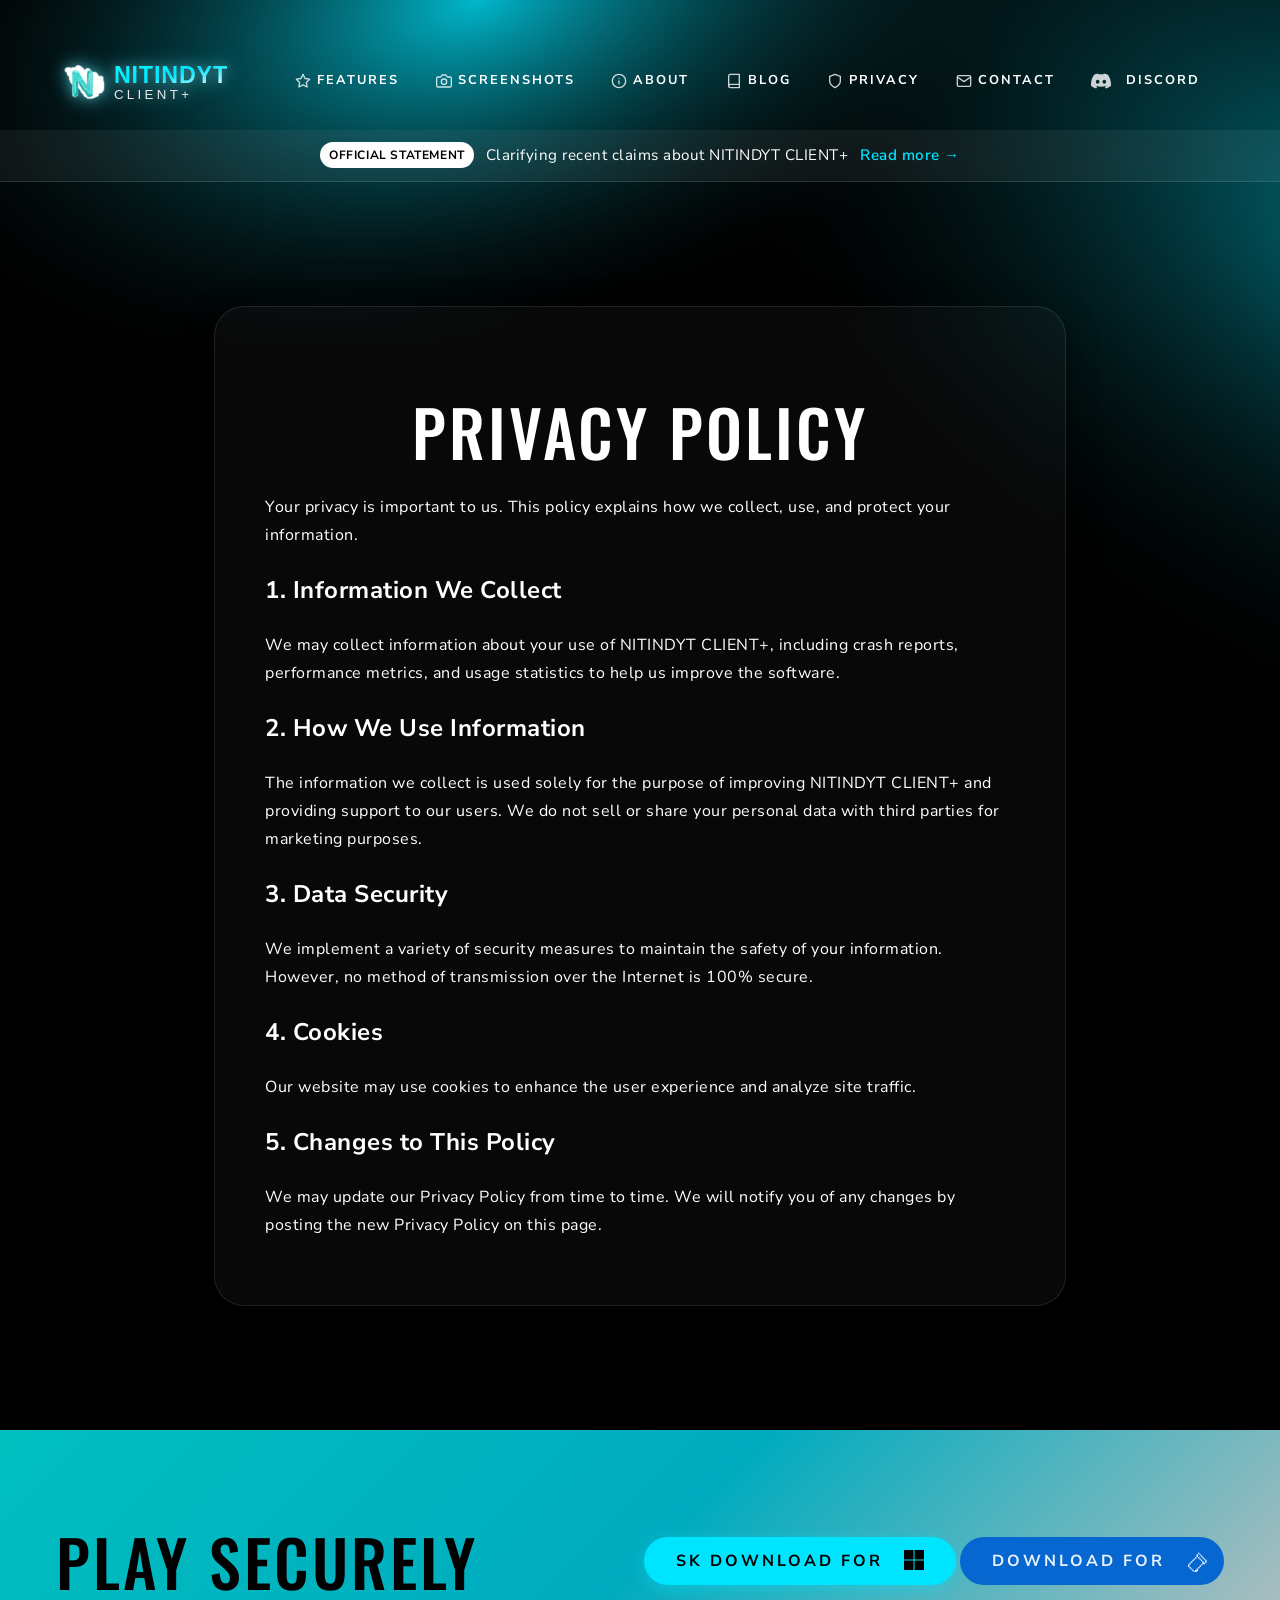
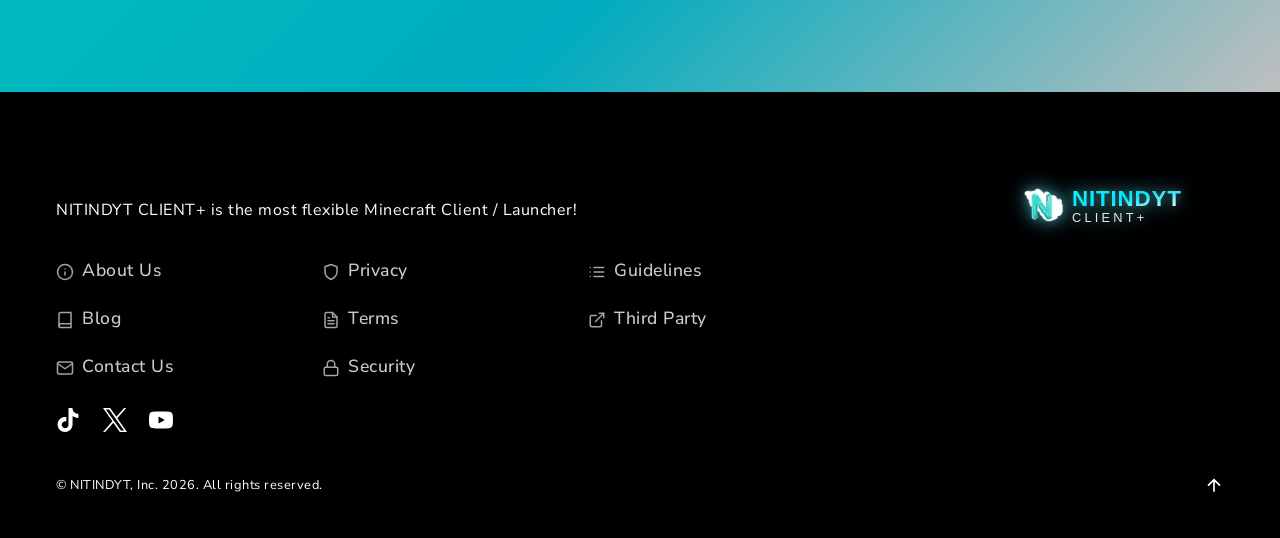
<file: pages/privacy.html>
<!DOCTYPE html>
<html lang="en">

<head>
  <meta name="generator" content="Hugo 0.160.1">
  <meta charset="UTF-8">
  <meta http-equiv="X-UA-Compatible" content="IE=edge">
  <meta name="viewport" content="width=device-width, initial-scale=1">
  <title>NITINDYT CLIENT+</title>

  <meta property="og:site_name" content="NITINDYT CLIENT+">
  <meta property="og:title" content="NITINDYT CLIENT+">
  <meta name="twitter:card" content="summary">
  <meta property="og:locale" content="en">
  <meta property="og:type" content="website">
  <meta property="og:description" content="Best Minecraft launcher and client">
  <meta name="description" content="Best Minecraft launcher and client">
  <meta property="og:url" content="https://nitindytmc.com/">
  <meta property="og:image" content="../assets/images/logo.svg">

  <link rel="apple-touch-icon" sizes="180x180" href="../assets//images/logo.svg">
  <link rel="icon" type="image/svg+xml" href="../assets/images/logo.svg">
  <link rel="mask-icon" href="../assets/images/logo.svg" color="#000000">
  <link rel="shortcut icon" href="../assets/images/logo.svg">
  <meta name="msapplication-TileColor" content="#000000">

  <link rel="preconnect" href="https://fonts.bunny.net">
  <link href="https://fonts.bunny.net/css2?family=Nunito+Sans:wght@400;700&amp;family=Oswald:wght@500&amp;display=swap"
    rel="stylesheet">

  <link href="../saas/_gen.min.css" rel="stylesheet">
  <link rel="stylesheet" href="../css/common-style.css">
  <meta name="canonical" content="https://nitindytmc.com/">
  <meta name="theme-color" content="#000000">
  <meta name="apple-mobile-web-app-status-bar-style" content="black-translucent">
  <meta name="msapplication-navbutton-color" content="#000000">

  <script type="application/ld+json">
  {
    "@context": "https://schema.org",
    "@type": "SoftwareApplication",
    "name": "NITINDYT CLIENT+",
    "operatingSystem": "Windows, MacOS",
    "applicationCategory": "GameApplication",
    "offers": {
      "@type": "Offer",
      "price": "0",
      "priceCurrency": "USD"
    },
    "description": "NITINDYT CLIENT+ is the most advanced Minecraft launcher and client with over 40 built-in mods and FPS performance boosts.",
    "aggregateRating": {
      "@type": "AggregateRating",
      "ratingValue": "4.9",
      "ratingCount": "1250"
    }
  }
  </script>
  <script type="application/ld+json">
  {
    "@context": "https://schema.org",
    "@type": "WebSite",
    "url": "https://nitindytmc.com/",
    "name": "NITINDYT CLIENT+",
    "potentialAction": {
      "@type": "SearchAction",
      "target": "https://nitindytmc.com/?s={search_term_string}",
      "query-input": "required name=search_term_string"
    }
  }
  </script>

  <link rel="stylesheet" href="../css/common-style.css">
  <style>
    /* Screenshots Slider Enhancements */
    .splide__slide {
      padding: 50px 20px;
    }

    .splide__slide__container {
      border-radius: 30px;
      border: 4px solid transparent;
      box-shadow: 0 0 0 rgba(0, 229, 255, 0);
      transition: border-color 0.3s ease, box-shadow 0.3s ease, transform 0.3s ease, opacity 0.3s ease;
      opacity: 0.6;
      transform: scale(0.92);
      background: rgba(255, 255, 255, 0.05);
      -webkit-backdrop-filter: blur(10px);
      backdrop-filter: blur(10px);
      overflow: visible;
    }

    .splide__slide.is-active .splide__slide__container {
      border-color: #00e5ff;
      box-shadow: 0 0 40px rgba(0, 229, 255, 0.5), 0 0 15px rgba(255, 255, 255, 0.2);
      opacity: 1;
      transform: scale(1);
      transition: border-color 0.6s ease 0.4s, box-shadow 0.6s ease 0.4s, transform 0.6s ease 0.4s, opacity 0.6s ease 0.4s;
    }

    .splide__slide__container img {
      border-radius: 26px;
      transition: transform 1.2s ease;
      width: 100%;
      height: auto;
      display: block;
    }

    .splide.is-initialized {
      padding: 60px 0;
    }

    .splide__slide.is-active .splide__slide__container img {
      transform: scale(1.03);
    }

    @keyframes delayed-fade {
      0% {
        opacity: 0;
      }

      50% {
        opacity: 0;
      }

      100% {
        opacity: 1;
      }
    }

    .homepage-pic {
      animation: delayed-fade 3s;
    }

    .float-anim {
      animation: float 6s ease-in-out infinite;
    }

    @keyframes float {
      0% {
        transform: translateY(0px) rotate(0deg);
      }

      50% {
        transform: translateY(-20px) rotate(1deg);
      }

      100% {
        transform: translateY(0px) rotate(0deg);
      }
    }
  </style>
</head>

<body class="index windows">
<nav class="nav">
    <div class="padd-m"></div>
    <div class="container padd-l row-mobile">
      <div class="flex-strong center">
        <a href="../index.html" class="nav__logo" aria-label="Logo / Go home"
          style="display: flex; align-items: center; text-decoration: none; font-family: 'Oswald', sans-serif;">
          <img src="../assets/images/logo.svg" class="logo-icon" alt="NITINDYT Logo" style="height: 50px;">
        </a>
      </div>

      <div class="col"></div>

      <div class="flex-strong">
        <div class="hide-on-mobile nav__links">
          <a href="#features"><svg xmlns="http://www.w3.org/2000/svg" width="16" height="16" viewBox="0 0 24 24"
              fill="none" stroke="currentColor" stroke-width="2" stroke-linecap="round" stroke-linejoin="round"
              style="vertical-align: middle; margin-right: 6px;">
              <polygon
                points="12 2 15.09 8.26 22 9.27 17 14.14 18.18 21.02 12 17.77 5.82 21.02 7 14.14 2 9.27 8.91 8.26 12 2">
              </polygon>
            </svg>Features</a>
          <a href="#screenshots"><svg xmlns="http://www.w3.org/2000/svg" width="16" height="16" viewBox="0 0 24 24"
              fill="none" stroke="currentColor" stroke-width="2" stroke-linecap="round" stroke-linejoin="round"
              style="vertical-align: middle; margin-right: 6px;">
              <path d="M23 19a2 2 0 0 1-2 2H3a2 2 0 0 1-2-2V8a2 2 0 0 1 2-2h4l2-3h6l2 3h4a2 2 0 0 1 2 2z"></path>
              <circle cx="12" cy="13" r="4"></circle>
            </svg>Screenshots</a>
          <a href="./about.html"><svg xmlns="http://www.w3.org/2000/svg" width="16" height="16"
              viewBox="0 0 24 24" fill="none" stroke="currentColor" stroke-width="2" stroke-linecap="round"
              stroke-linejoin="round" style="vertical-align: middle; margin-right: 6px;">
              <circle cx="12" cy="12" r="10"></circle>
              <line x1="12" y1="16" x2="12" y2="12"></line>
              <line x1="12" y1="8" x2="12.01" y2="8"></line>
            </svg>About</a>
          <a href="./blog.html"><svg xmlns="http://www.w3.org/2000/svg" width="16" height="16" viewBox="0 0 24 24"
              fill="none" stroke="currentColor" stroke-width="2" stroke-linecap="round" stroke-linejoin="round"
              style="vertical-align: middle; margin-right: 6px;">
              <path d="M4 19.5A2.5 2.5 0 0 1 6.5 17H20"></path>
              <path d="M6.5 2H20v20H6.5A2.5 2.5 0 0 1 4 19.5v-15A2.5 2.5 0 0 1 6.5 2z"></path>
            </svg>Blog</a>
          <a href="./privacy.html"><svg xmlns="http://www.w3.org/2000/svg" width="16" height="16"
              viewBox="0 0 24 24" fill="none" stroke="currentColor" stroke-width="2" stroke-linecap="round"
              stroke-linejoin="round" style="vertical-align: middle; margin-right: 6px;">
              <path d="M12 22s8-4 8-10V5l-8-3-8 3v7c0 6 8 10 8 10z"></path>
            </svg>Privacy</a>
          <a href="./contact.html"><svg xmlns="http://www.w3.org/2000/svg" width="16" height="16"
              viewBox="0 0 24 24" fill="none" stroke="currentColor" stroke-width="2" stroke-linecap="round"
              stroke-linejoin="round" style="vertical-align: middle; margin-right: 6px;">
              <path d="M4 4h16c1.1 0 2 .9 2 2v12c0 1.1-.9 2-2 2H4c-1.1 0-2-.9-2-2V6c0-1.1.9-2 2-2z"></path>
              <polyline points="22,6 12,13 2,6"></polyline>
            </svg>Contact</a>
          <a target="_blank" rel="noopener" href="https://nitindytmc.com/discord">
            <svg class="size-m" role="img" viewBox="0 0 24 24" xmlns="http://www.w3.org/2000/svg">
              <title>Discord</title>
              <path fill="currentColor"
                d="M20.317 4.3698a19.7913 19.7913 0 00-4.8851-1.5152.0741.0741 0 00-.0785.0371c-.211.3753-.4447.8648-.6083 1.2495-1.8447-.2762-3.68-.2762-5.4868 0-.1636-.3933-.4058-.8742-.6177-1.2495a.077.077 0 00-.0785-.037 19.7363 19.7363 0 00-4.8852 1.515.0699.0699 0 00-.0321.0277C.5334 9.0458-.319 13.5799.0992 18.0578a.0824.0824 0 00.0312.0561c2.0528 1.5076 4.0413 2.4228 5.9929 3.0294a.0777.0777 0 00.0842-.0276c.4616-.6304.8731-1.2952 1.226-1.9942a.076.076 0 00-.0416-.1057c-.6528-.2476-1.2743-.5495-1.8722-.8923a.077.077 0 01-.0076-.1277c.1258-.0943.2517-.1923.3718-.2914a.0743.0743 0 01.0776-.0105c3.9278 1.7933 8.18 1.7933 12.0614 0a.0739.0739 0 01.0785.0095c.1202.099.246.1981.3728.2924a.077.077 0 01-.0066.1276 12.2986 12.2986 0 01-1.873.8914.0766.0766 0 00-.0407.1067c.3604.698.7719 1.3628 1.225 1.9932a.076.076 0 00.0842.0286c1.961-.6067 3.9495-1.5219 6.0023-3.0294a.077.077 0 00.0313-.0552c.5004-5.177-.8382-9.6739-3.5485-13.6604a.061.061 0 00-.0312-.0286zM8.02 15.3312c-1.1825 0-2.1569-1.0857-2.1569-2.419 0-1.3332.9555-2.4189 2.157-2.4189 1.2108 0 2.1757 1.0952 2.1568 2.419 0 1.3332-.9555 2.4189-2.1569 2.4189zm7.9748 0c-1.1825 0-2.1569-1.0857-2.1569-2.419 0-1.3332.9554-2.4189 2.1569-2.4189 1.2108 0 2.1757 1.0952 2.1568 2.419 0 1.3332-.946 2.4189-2.1568 2.4189Z">
              </path>
            </svg>
            &nbsp; Discord</a>
        </div>
      </div>

      <div class="padd-m hide-on-desktop"></div>
      <div class="nav__menu clickable flex-strong" onclick="toggleMenu()">
        <div class="nav__menu--open hide-on-desktop"><svg xmlns="http://www.w3.org/2000/svg" width="32" height="32"
            viewBox="0 0 24 24" fill="none" stroke="currentColor" stroke-width="2.5" stroke-linecap="round"
            stroke-linejoin="round" class="NITINDYT CLIENT+-menu">
            <line x1="3" y1="12" x2="21" y2="12"></line>
            <line x1="3" y1="6" x2="21" y2="6"></line>
            <line x1="3" y1="18" x2="21" y2="18"></line>
          </svg></div>
        <div class="nav__menu--close hide-on-desktop hidden"><svg xmlns="http://www.w3.org/2000/svg" width="32"
            height="32" viewBox="0 0 24 24" fill="none" stroke="currentColor" stroke-width="2.5" stroke-linecap="round"
            stroke-linejoin="round" class="NITINDYT CLIENT+-x">
            <line x1="18" y1="6" x2="6" y2="18"></line>
            <line x1="6" y1="6" x2="18" y2="18"></line>
          </svg></div>
      </div>
    </div>

    <div class="hidden nav__mobile hide-on-desktop padd-xs">
      <div class="nav__mobile-links padd-l">
        <a href="#features"><svg xmlns="http://www.w3.org/2000/svg" width="16" height="16" viewBox="0 0 24 24"
            fill="none" stroke="currentColor" stroke-width="2" stroke-linecap="round" stroke-linejoin="round"
            style="vertical-align: middle; margin-right: 12px;">
            <polygon
              points="12 2 15.09 8.26 22 9.27 17 14.14 18.18 21.02 12 17.77 5.82 21.02 7 14.14 2 9.27 8.91 8.26 12 2">
            </polygon>
          </svg>Features</a>
        <a href="#screenshots"><svg xmlns="http://www.w3.org/2000/svg" width="16" height="16" viewBox="0 0 24 24"
            fill="none" stroke="currentColor" stroke-width="2" stroke-linecap="round" stroke-linejoin="round"
            style="vertical-align: middle; margin-right: 12px;">
            <path d="M23 19a2 2 0 0 1-2 2H3a2 2 0 0 1-2-2V8a2 2 0 0 1 2-2h4l2-3h6l2 3h4a2 2 0 0 1 2 2z"></path>
            <circle cx="12" cy="13" r="4"></circle>
          </svg>Screenshots</a>
        <a href="./about.html"><svg xmlns="http://www.w3.org/2000/svg" width="16" height="16" viewBox="0 0 24 24"
            fill="none" stroke="currentColor" stroke-width="2" stroke-linecap="round" stroke-linejoin="round"
            style="vertical-align: middle; margin-right: 12px;">
            <circle cx="12" cy="12" r="10"></circle>
            <line x1="12" y1="16" x2="12" y2="12"></line>
            <line x1="12" y1="8" x2="12.01" y2="8"></line>
          </svg>About</a>
        <a href="./blog.html"><svg xmlns="http://www.w3.org/2000/svg" width="16" height="16" viewBox="0 0 24 24"
            fill="none" stroke="currentColor" stroke-width="2" stroke-linecap="round" stroke-linejoin="round"
            style="vertical-align: middle; margin-right: 12px;">
            <path d="M4 19.5A2.5 2.5 0 0 1 6.5 17H20"></path>
            <path d="M6.5 2H20v20H6.5A2.5 2.5 0 0 1 4 19.5v-15A2.5 2.5 0 0 1 6.5 2z"></path>
          </svg>Blog</a>
        <a href="./privacy.html"><svg xmlns="http://www.w3.org/2000/svg" width="16" height="16"
            viewBox="0 0 24 24" fill="none" stroke="currentColor" stroke-width="2" stroke-linecap="round"
            stroke-linejoin="round" style="vertical-align: middle; margin-right: 12px;">
            <path d="M12 22s8-4 8-10V5l-8-3-8 3v7c0 6 8 10 8 10z"></path>
          </svg>Privacy</a>
        <a href="./contact.html"><svg xmlns="http://www.w3.org/2000/svg" width="16" height="16"
            viewBox="0 0 24 24" fill="none" stroke="currentColor" stroke-width="2" stroke-linecap="round"
            stroke-linejoin="round" style="vertical-align: middle; margin-right: 12px;">
            <path d="M4 4h16c1.1 0 2 .9 2 2v12c0 1.1-.9 2-2 2H4c-1.1 0-2-.9-2-2V6c0-1.1.9-2 2-2z"></path>
            <polyline points="22,6 12,13 2,6"></polyline>
          </svg>Contact</a>
        <a href="https://discord.gg/nitindyt">
          <svg class="size-m" role="img" viewBox="0 0 24 24" xmlns="http://www.w3.org/2000/svg"
            style="vertical-align: middle; margin-right: 12px; width: 16px; height: 16px;">
            <title>Discord</title>
            <path fill="currentColor"
              d="M20.317 4.3698a19.7913 19.7913 0 00-4.8851-1.5152.0741.0741 0 00-.0785.0371c-.211.3753-.4447.8648-.6083 1.2495-1.8447-.2762-3.68-.2762-5.4868 0-.1636-.3933-.4058-.8742-.6177-1.2495a.077.077 0 00-.0785-.037 19.7363 19.7363 0 00-4.8852 1.515.0699.0699 0 00-.0321.0277C.5334 9.0458-.319 13.5799.0992 18.0578a.0824.0824 0 00.0312.0561c2.0528 1.5076 4.0413 2.4228 5.9929 3.0294a.0777.0777 0 00.0842-.0276c.4616-.6304.8731-1.2952 1.226-1.9942a.076.076 0 00-.0416-.1057c-.6528-.2476-1.2743-.5495-1.8722-.8923a.077.077 0 01-.0076-.1277c.1258-.0943.2517-.1923.3718-.2914a.0743.0743 0 01.0776-.0105c3.9278 1.7933 8.18 1.7933 12.0614 0a.0739.0739 0 01.0785.0095c.1202.099.246.1981.3728.2924a.077.077 0 01-.0066.1276 12.2986 12.2986 0 01-1.873.8914.0766.0766 0 00-.0407.1067c.3604.698.7719 1.3628 1.225 1.9932a.076.076 0 00.0842.0286c1.961-.6067 3.9495-1.5219 6.0023-3.0294a.077.077 0 00.0313-.0552c.5004-5.177-.8382-9.6739-3.5485-13.6604a.061.061 0 00-.0312-.0286zM8.02 15.3312c-1.1825 0-2.1569-1.0857-2.1569-2.419 0-1.3332.9555-2.4189 2.157-2.4189 1.2108 0 2.1757 1.0952 2.1568 2.419 0 1.3332-.9555 2.4189-2.1569 2.4189zm7.9748 0c-1.1825 0-2.1569-1.0857-2.1569-2.419 0-1.3332.9554-2.4189 2.1569-2.4189 1.2108 0 2.1757 1.0952 2.1568 2.419 0 1.3332-.946 2.4189-2.1568 2.4189Z">
            </path>
          </svg>
          &nbsp; Discord</a>
      </div>
    </div>
  </nav>

  <div class="nav__mobile-background hidden" onclick="toggleMenu()"></div>
  <img src="../assets/images/gr2.svg" alt="Illustration" class="homepage-illustration-left">
  <img src="../assets/images/gr1.svg" alt="Illustration" class="homepage-illustration-right">
  
  <a href="./ads-fraud-claims.html" class="statement-banner">
    <span class="statement-banner__label">Official Statement</span>
    <span class="statement-banner__text">Clarifying recent claims about NITINDYT CLIENT+</span>
    <span class="statement-banner__cta">Read more &rarr;</span>
  </a>

<main class="content-section">
    <div class="container padd-l">
        <div class="glass-panel">
            <h1 class="h1">Privacy Policy</h1>
            <p>Your privacy is important to us. This policy explains how we collect, use, and protect your information.</p>
            
            <h2>1. Information We Collect</h2>
            <p>We may collect information about your use of NITINDYT CLIENT+, including crash reports, performance metrics, and usage statistics to help us improve the software.</p>
    
            <h2>2. How We Use Information</h2>
            <p>The information we collect is used solely for the purpose of improving NITINDYT CLIENT+ and providing support to our users. We do not sell or share your personal data with third parties for marketing purposes.</p>
            
            <h2>3. Data Security</h2>
            <p>We implement a variety of security measures to maintain the safety of your information. However, no method of transmission over the Internet is 100% secure.</p>
    
            <h2>4. Cookies</h2>
            <p>Our website may use cookies to enhance the user experience and analyze site traffic.</p>
    
            <h2>5. Changes to This Policy</h2>
            <p>We may update our Privacy Policy from time to time. We will notify you of any changes by posting the new Privacy Policy on this page.</p>
        </div>
    </div>
</main>


  
      <div class="up-your-game-gradient apply-bg-props">
    <div class="container row">
      <div class="padd-m center-mobile col">
        <h2 class="h1"><span class="black">Play Securely</span></h2>
      </div>
      <div class="padd-m flex-strong right center-mobile col">
        <div class="row" style="gap: 0.25rem">
          <div class="windows-dropdown">
            <a href="https://skmedix.pl/downloads#windows" class="btn btn--primary" style="width: 100%; white-space: nowrap">
              SK Download for &nbsp; <span class="windows-logo" style="position: relative; top: -2px"><svg
                  class="size-m" role="img" viewBox="0 0 24 24" xmlns="http://www.w3.org/2000/svg">
                  <title>Windows Logo</title>
                  <path fill="currentColor" d="M0 0v11.408h11.408V0zm12.594 0v11.408H24V0zM0 12.594V24h11.408V12.594zm12.594 0V24H24V12.594z"></path>
                </svg></span>
            </a>
          </div>
          <div class="non-windows-dropdown">
            <div class="dropdown left">
              <span class="btn btn--primary" style="width: 100%">Download for...</span>
              <div class="dropdown-content">
                <a href="./download/windows">Windows</a>
                <a href="./download/mac">MacOS ARM</a>
              </div>
            </div>
          </div>

          <a target="_blank" href="#" class="btn btn--fabric btn--tertiary">
            Download for
            <svg style="width: 20px; height: 20px; margin-left: 16px" fill="currentcolor" viewBox="0 0 512 476"
              xmlns="http://www.w3.org/2000/svg">
              <path fill="currentcolor"
                d="m72 292.4395142h-36v-36h36zm36.9295654-72.9296265h-36.9295654v36.9296265h36.9295654zm36.9296265-36.9295654h-36.9296265v36.9295654h36.9295654zm36.9295654-36.9295655h-36.9295654v36.9295654h36.9295654zm36-36.2574691h-36v36.2574692h36zm37.1346436-72.8280411h-37.1346436v72.8280411h37.1346436zm37.2692871-36.5652466h-37.2692871v36h37.2692871zm0 72h36.0442505v-35.2857056h-36.0442505zm36.0442505 37.3932877h36.4812622v-36.9443741h-36.4812622zm36.4812622 36.6146164h37.1425171v-36.6146164h-37.1425171zm37.1425171 35.6428527h36.29953v-35.6428528h-36.29953zm73.5429077.4488526h-37.2433777v73.7908936h37.2433777zm-220.4802246-72.7063217v36.7222519h36.6399536v-36.7222519zm36.6399536 36.7222519v36.9295654h36.673584v-36.9295654zm73.1548462 72.9295654v-36h-36.4812622v36zm-72.7874146 146.6635742h36.3061523v-36h-36.3061523zm-109.7509765 110.1085815h-36.9428711v35.8370972h73.9933472v-35.8370972h35.8534241v-36.7028809-36.7028808h36.8470764v-36.7028198h-36.8470764v36.7028198h-36.8109436l-.1081543 36.7028809h-35.8173829v36.7028809m-73.670105-.0000001h36.5598145v-36.7028809h-36.5598145zm-36.467041-73.4057617v36.7028809h36.467041v-36.7028809zm-37.210083-36.7028198v36.7028198h37.210083v-36.7028198zm0-73.269165h-36v73.269104h36zm366.8607178-73.020813h-37.1425171v73.494873h-36.4812622v36h36.4812622v-35.8684692h73.4420471v-37h-36.29953z">
              </path>
            </svg>
          </a>
        </div>
      </div>
    </div>
  </div>

  <footer class="padd-l center-mobile">
    <div class="padd-l"></div>
    <div class="container">
      <div class="row">
        <div class="padd-m col">
          <p>NITINDYT CLIENT+ is the most flexible Minecraft Client / Launcher!</p>
          <div class="footer-links-grid center-mobile">
            <div class="footer-col">
              <a href="./about.html" class="med"><svg xmlns="http://www.w3.org/2000/svg" width="18" height="18"
                  viewBox="0 0 24 24" fill="none" stroke="currentColor" stroke-width="2" stroke-linecap="round"
                  stroke-linejoin="round" style="vertical-align: middle; margin-right: 8px;">
                  <circle cx="12" cy="12" r="10"></circle>
                  <line x1="12" y1="16" x2="12" y2="12"></line>
                  <line x1="12" y1="8" x2="12.01" y2="8"></line>
                </svg>About Us</a>
              <a href="./blog.html" class="med"><svg xmlns="http://www.w3.org/2000/svg" width="18" height="18"
                  viewBox="0 0 24 24" fill="none" stroke="currentColor" stroke-width="2" stroke-linecap="round"
                  stroke-linejoin="round" style="vertical-align: middle; margin-right: 8px;">
                  <path d="M4 19.5A2.5 2.5 0 0 1 6.5 17H20"></path>
                  <path d="M6.5 2H20v20H6.5A2.5 2.5 0 0 1 4 19.5v-15A2.5 2.5 0 0 1 6.5 2z"></path>
                </svg>Blog</a>
              <a href="./contact.html" class="med"><svg xmlns="http://www.w3.org/2000/svg" width="18" height="18"
                  viewBox="0 0 24 24" fill="none" stroke="currentColor" stroke-width="2" stroke-linecap="round"
                  stroke-linejoin="round" style="vertical-align: middle; margin-right: 8px;">
                  <path d="M4 4h16c1.1 0 2 .9 2 2v12c0 1.1-.9 2-2 2H4c-1.1 0-2-.9-2-2V6c0-1.1.9-2 2-2z"></path>
                  <polyline points="22,6 12,13 2,6"></polyline>
                </svg>Contact Us</a>
            </div>
            <div class="footer-col">
              <a href="./privacy.html" class="med"><svg xmlns="http://www.w3.org/2000/svg" width="18" height="18"
                  viewBox="0 0 24 24" fill="none" stroke="currentColor" stroke-width="2" stroke-linecap="round"
                  stroke-linejoin="round" style="vertical-align: middle; margin-right: 8px;">
                  <path d="M12 22s8-4 8-10V5l-8-3-8 3v7c0 6 8 10 8 10z"></path>
                </svg>Privacy</a>
              <a href="./terms.html" class="med"><svg xmlns="http://www.w3.org/2000/svg" width="18" height="18"
                  viewBox="0 0 24 24" fill="none" stroke="currentColor" stroke-width="2" stroke-linecap="round"
                  stroke-linejoin="round" style="vertical-align: middle; margin-right: 8px;">
                  <path d="M14 2H6a2 2 0 0 0-2 2v16a2 2 0 0 0 2 2h12a2 2 0 0 0 2-2V8z"></path>
                  <polyline points="14 2 14 8 20 8"></polyline>
                  <line x1="16" y1="13" x2="8" y2="13"></line>
                  <line x1="16" y1="17" x2="8" y2="17"></line>
                  <polyline points="10 9 9 9 8 9"></polyline>
                </svg>Terms</a>
              <a href="./ads-fraud-claims.html" class="med"><svg xmlns="http://www.w3.org/2000/svg" width="18"
                  height="18" viewBox="0 0 24 24" fill="none" stroke="currentColor" stroke-width="2"
                  stroke-linecap="round" stroke-linejoin="round" style="vertical-align: middle; margin-right: 8px;">
                  <rect x="3" y="11" width="18" height="11" rx="2" ry="2"></rect>
                  <path d="M7 11V7a5 5 0 0 1 10 0v4"></path>
                </svg>Security</a>
            </div>
            <div class="footer-col">
              <a href="./community-guidelines.html" class="med"><svg xmlns="http://www.w3.org/2000/svg" width="18"
                  height="18" viewBox="0 0 24 24" fill="none" stroke="currentColor" stroke-width="2"
                  stroke-linecap="round" stroke-linejoin="round" style="vertical-align: middle; margin-right: 8px;">
                  <line x1="8" y1="6" x2="21" y2="6"></line>
                  <line x1="8" y1="12" x2="21" y2="12"></line>
                  <line x1="8" y1="18" x2="21" y2="18"></line>
                  <line x1="3" y1="6" x2="3.01" y2="6"></line>
                  <line x1="3" y1="12" x2="3.01" y2="12"></line>
                  <line x1="3" y1="18" x2="3.01" y2="18"></line>
                </svg>Guidelines</a>
              <a href="./third-party.html" class="med"><svg xmlns="http://www.w3.org/2000/svg" width="18"
                  height="18" viewBox="0 0 24 24" fill="none" stroke="currentColor" stroke-width="2"
                  stroke-linecap="round" stroke-linejoin="round" style="vertical-align: middle; margin-right: 8px;">
                  <path d="M18 13v6a2 2 0 0 1-2 2H5a2 2 0 0 1-2-2V8a2 2 0 0 1 2-2h6"></path>
                  <polyline points="15 3 21 3 21 9"></polyline>
                  <line x1="10" y1="14" x2="21" y2="3"></line>
                </svg>Third Party</a>
            </div>
          </div>
          <div class="padd-s"></div>
          <a target="_blank" rel="noopener" href="#"><svg role="img" viewBox="0 0 24 24" style="width:24px">
              <path fill="currentColor"
                d="M12.525.02c1.31-.02 2.61-.01 3.91-.02.08 1.53.63 3.09 1.75 4.17 1.12 1.11 2.7 1.62 4.24 1.79v4.03c-1.44-.05-2.89-.35-4.2-.97-.57-.26-1.1-.59-1.62-.93-.01 2.92.01 5.84-.02 8.75-.08 1.4-.54 2.79-1.35 3.94-1.31 1.92-3.58 3.17-5.91 3.21-1.43.08-2.86-.31-4.08-1.03-2.02-1.19-3.44-3.37-3.65-5.71-.02-.5-.03-1-.01-1.49.18-1.9 1.12-3.72 2.58-4.96 1.66-1.44 3.98-2.13 6.15-1.72.02 1.48-.04 2.96-.04 4.44-.99-.32-2.15-.23-3.02.37-.63.41-1.11 1.04-1.36 1.75-.21.51-.15 1.07-.14 1.61.24 1.64 1.82 3.02 3.5 2.87 1.12-.01 2.19-.66 2.77-1.61.19-.33.4-.67.41-1.06.1-1.79.06-3.57.07-5.36.01-4.03-.01-8.05.02-12.07z">
              </path>
            </svg></a> &nbsp; &nbsp;
          <a target="_blank" rel="noopener" href="#"><svg width="24" height="24" viewBox="0 0 24 24" fill="none">
              <path
                d="M14.2833 10.1624L23.2178 0H21.1006L13.3427 8.82384L7.14656 0H0L9.36984 13.3432L0 24H2.11732L10.3098 14.6817L16.8534 24H24L14.2827 10.1624H14.2833ZM11.3833 13.4608L10.4339 12.1321L2.88022 1.55962H6.1323L12.2282 10.0919L13.1776 11.4206L21.1016 22.5113H17.8495L11.3833 13.4613V13.4608Z"
                fill="white"></path>
            </svg></a> &nbsp; &nbsp;
          <a target="_blank" rel="noopener" href="#"><svg role="img" viewBox="0 0 24 24" style="width:24px">
              <path fill="currentColor"
                d="M23.498 6.186a3.016 3.016 0 0 0-2.122-2.136C19.505 3.545 12 3.545 12 3.545s-7.505 0-9.377.505A3.017 3.017 0 0 0 .502 6.186C0 8.07 0 12 0 12s0 3.93.502 5.814a3.016 3.016 0 0 0 2.122 2.136c1.871.505 9.376.505 9.376.505s7.505 0 9.377-.505a3.015 3.015 0 0 0 2.122-2.136C24 15.93 24 12 24 12s0-3.93-.502-5.814zM9.545 15.568V8.432L15.818 12l-6.273 3.568z">
              </path>
            </svg></a>
        </div>
        <div class="padd-m col-third right hide-on-mobile">
          <div
            style="display: flex; align-items: center; justify-content: flex-end; font-family: 'Oswald', sans-serif;">
            <img src="../assets/images/logo.svg" class="logo-icon" alt="NITINDYT Logo" style="height: 48px;">
          </div>
        </div>
      </div>
      <div class="container padd-m row">
        <div class="col center-mobile"><small>© NITINDYT, Inc. 2026. All rights reserved.</small></div>
        <div class="col right center-mobile"><a href="#"><svg class="size-m" viewBox="0 0 24 24">
              <path fill="currentColor" d="M13,20H11V8L5.5,13.5L4.08,12.08L12,4.16L19.92,12.08L18.5,13.5L13,8V20Z">
              </path>
            </svg></a></div>
      </div>
    </div>
  </footer>

<!-- Scripts Start -->
  <script src="../js/main.min.js"></script>
  <script src="../js/cursor-glow.js"></script>
  <script src="../js/site-protection.js"></script>
  <!-- Scripts End -->
</body>
</html>
</file>
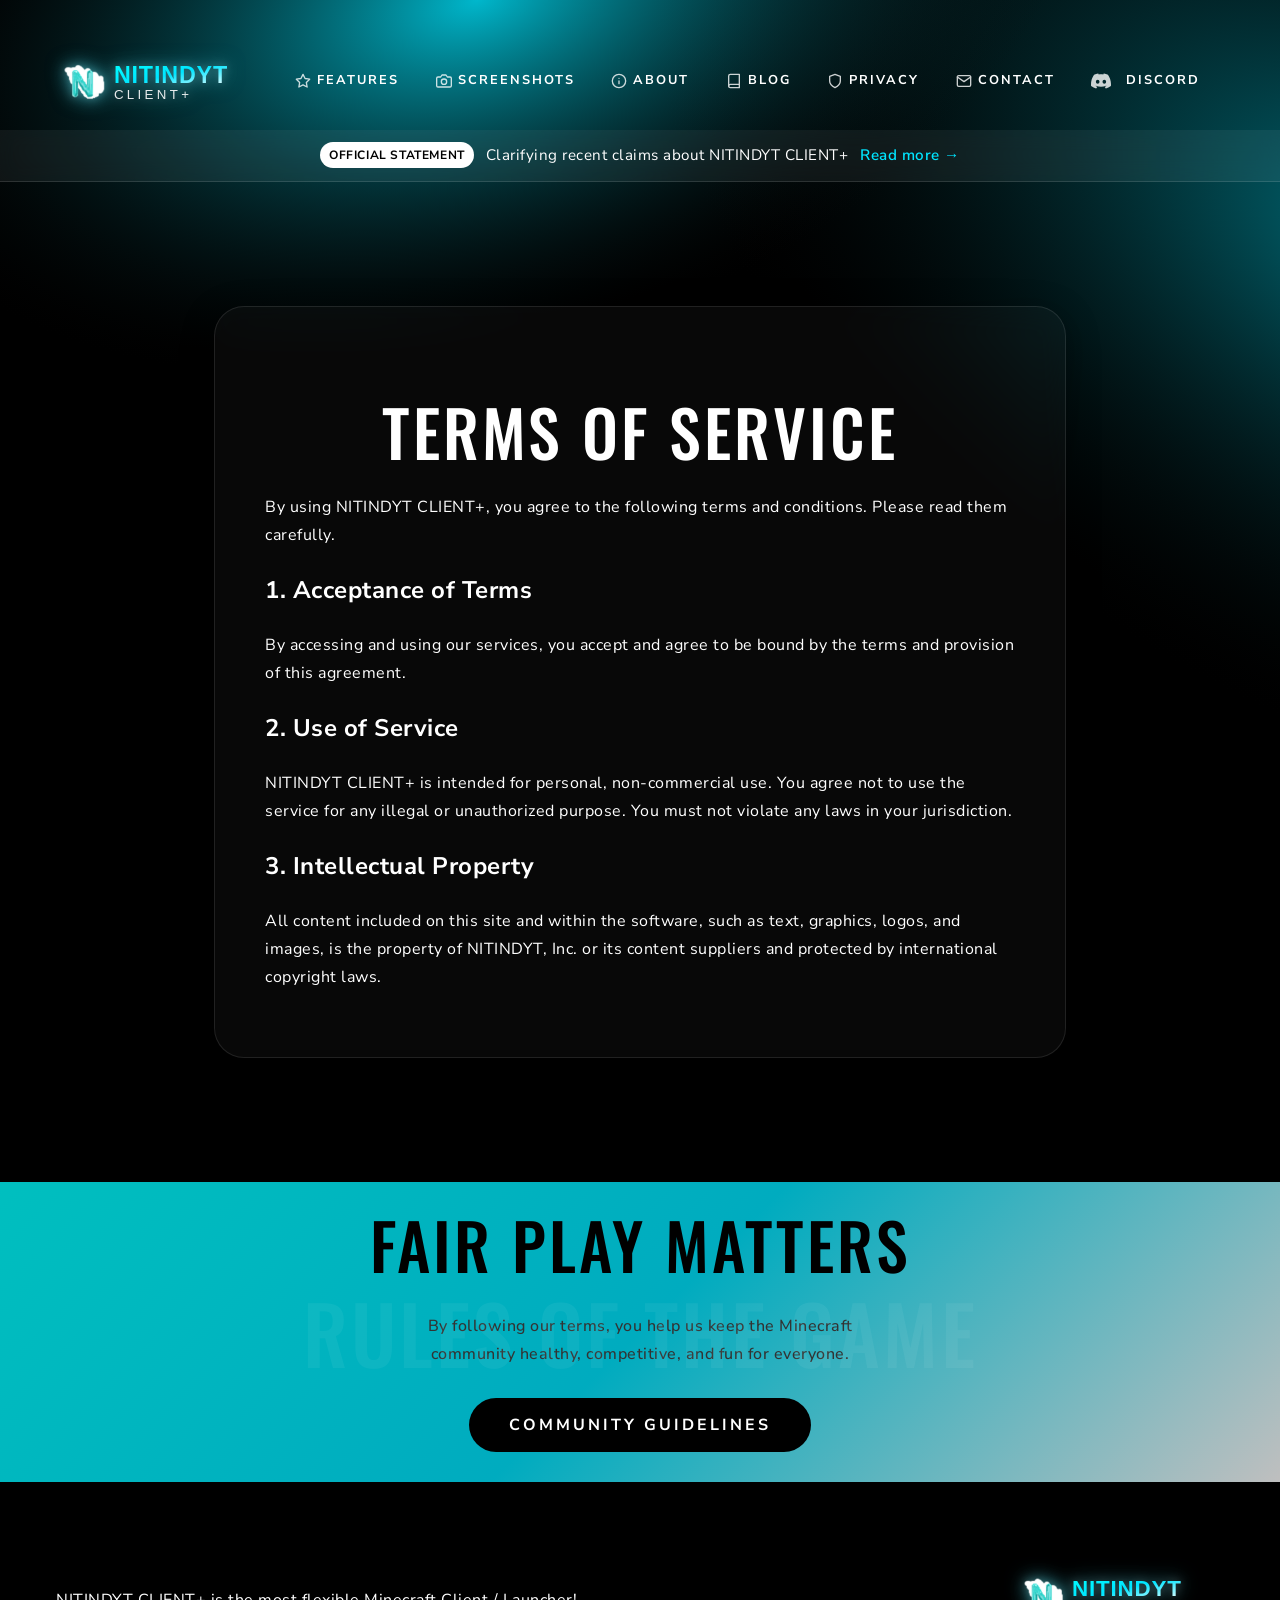
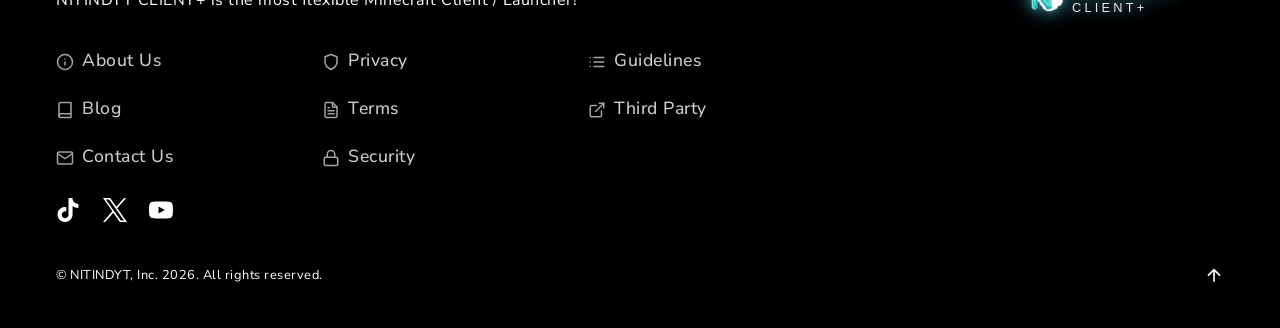
<file: pages/terms.html>
<!DOCTYPE html>
<html lang="en">

<head>
  <meta name="generator" content="Hugo 0.160.1">
  <meta charset="UTF-8">
  <meta http-equiv="X-UA-Compatible" content="IE=edge">
  <meta name="viewport" content="width=device-width, initial-scale=1">
  <title>NITINDYT CLIENT+</title>

  <meta property="og:site_name" content="NITINDYT CLIENT+">
  <meta property="og:title" content="NITINDYT CLIENT+">
  <meta name="twitter:card" content="summary">
  <meta property="og:locale" content="en">
  <meta property="og:type" content="website">
  <meta property="og:description" content="Best Minecraft launcher and client">
  <meta name="description" content="Best Minecraft launcher and client">
  <meta property="og:url" content="https://nitindytmc.com/">
  <meta property="og:image" content="../assets/images/logo.svg">

  <link rel="apple-touch-icon" sizes="180x180" href="../assets//images/logo.svg">
  <link rel="icon" type="image/svg+xml" href="../assets/images/logo.svg">
  <link rel="mask-icon" href="../assets/images/logo.svg" color="#000000">
  <link rel="shortcut icon" href="../assets/images/logo.svg">
  <meta name="msapplication-TileColor" content="#000000">

  <link rel="preconnect" href="https://fonts.bunny.net">
  <link href="https://fonts.bunny.net/css2?family=Nunito+Sans:wght@400;700&amp;family=Oswald:wght@500&amp;display=swap"
    rel="stylesheet">

  <link href="../saas/_gen.min.css" rel="stylesheet">
  <link rel="stylesheet" href="../css/common-style.css">
  <meta name="canonical" content="https://nitindytmc.com/">
  <meta name="theme-color" content="#000000">
  <meta name="apple-mobile-web-app-status-bar-style" content="black-translucent">
  <meta name="msapplication-navbutton-color" content="#000000">

  <script type="application/ld+json">
  {
    "@context": "https://schema.org",
    "@type": "SoftwareApplication",
    "name": "NITINDYT CLIENT+",
    "operatingSystem": "Windows, MacOS",
    "applicationCategory": "GameApplication",
    "offers": {
      "@type": "Offer",
      "price": "0",
      "priceCurrency": "USD"
    },
    "description": "NITINDYT CLIENT+ is the most advanced Minecraft launcher and client with over 40 built-in mods and FPS performance boosts.",
    "aggregateRating": {
      "@type": "AggregateRating",
      "ratingValue": "4.9",
      "ratingCount": "1250"
    }
  }
  </script>
  <script type="application/ld+json">
  {
    "@context": "https://schema.org",
    "@type": "WebSite",
    "url": "https://nitindytmc.com/",
    "name": "NITINDYT CLIENT+",
    "potentialAction": {
      "@type": "SearchAction",
      "target": "https://nitindytmc.com/?s={search_term_string}",
      "query-input": "required name=search_term_string"
    }
  }
  </script>

  <link rel="stylesheet" href="../css/common-style.css">
  <style>
    /* Screenshots Slider Enhancements */
    .splide__slide {
      padding: 50px 20px;
    }

    .splide__slide__container {
      border-radius: 30px;
      border: 4px solid transparent;
      box-shadow: 0 0 0 rgba(0, 229, 255, 0);
      transition: border-color 0.3s ease, box-shadow 0.3s ease, transform 0.3s ease, opacity 0.3s ease;
      opacity: 0.6;
      transform: scale(0.92);
      background: rgba(255, 255, 255, 0.05);
      -webkit-backdrop-filter: blur(10px);
      backdrop-filter: blur(10px);
      overflow: visible;
    }

    .splide__slide.is-active .splide__slide__container {
      border-color: #00e5ff;
      box-shadow: 0 0 40px rgba(0, 229, 255, 0.5), 0 0 15px rgba(255, 255, 255, 0.2);
      opacity: 1;
      transform: scale(1);
      transition: border-color 0.6s ease 0.4s, box-shadow 0.6s ease 0.4s, transform 0.6s ease 0.4s, opacity 0.6s ease 0.4s;
    }

    .splide__slide__container img {
      border-radius: 26px;
      transition: transform 1.2s ease;
      width: 100%;
      height: auto;
      display: block;
    }

    .splide.is-initialized {
      padding: 60px 0;
    }

    .splide__slide.is-active .splide__slide__container img {
      transform: scale(1.03);
    }

    @keyframes delayed-fade {
      0% {
        opacity: 0;
      }

      50% {
        opacity: 0;
      }

      100% {
        opacity: 1;
      }
    }

    .homepage-pic {
      animation: delayed-fade 3s;
    }

    .float-anim {
      animation: float 6s ease-in-out infinite;
    }

    @keyframes float {
      0% {
        transform: translateY(0px) rotate(0deg);
      }

      50% {
        transform: translateY(-20px) rotate(1deg);
      }

      100% {
        transform: translateY(0px) rotate(0deg);
      }
    }
  </style>
</head>

<body class="index windows">
  <nav class="nav">
    <div class="padd-m"></div>
    <div class="container padd-l row-mobile">
      <div class="flex-strong center">
        <a href="../index.html" class="nav__logo" aria-label="Logo / Go home"
          style="display: flex; align-items: center; text-decoration: none; font-family: 'Oswald', sans-serif;">
          <img src="../assets/images/logo.svg" class="logo-icon" alt="NITINDYT Logo" style="height: 50px;">
        </a>
      </div>

      <div class="col"></div>

      <div class="flex-strong">
        <div class="hide-on-mobile nav__links">
          <a href="#features"><svg xmlns="http://www.w3.org/2000/svg" width="16" height="16" viewBox="0 0 24 24"
              fill="none" stroke="currentColor" stroke-width="2" stroke-linecap="round" stroke-linejoin="round"
              style="vertical-align: middle; margin-right: 6px;">
              <polygon
                points="12 2 15.09 8.26 22 9.27 17 14.14 18.18 21.02 12 17.77 5.82 21.02 7 14.14 2 9.27 8.91 8.26 12 2">
              </polygon>
            </svg>Features</a>
          <a href="#screenshots"><svg xmlns="http://www.w3.org/2000/svg" width="16" height="16" viewBox="0 0 24 24"
              fill="none" stroke="currentColor" stroke-width="2" stroke-linecap="round" stroke-linejoin="round"
              style="vertical-align: middle; margin-right: 6px;">
              <path d="M23 19a2 2 0 0 1-2 2H3a2 2 0 0 1-2-2V8a2 2 0 0 1 2-2h4l2-3h6l2 3h4a2 2 0 0 1 2 2z"></path>
              <circle cx="12" cy="13" r="4"></circle>
            </svg>Screenshots</a>
          <a href="./about.html"><svg xmlns="http://www.w3.org/2000/svg" width="16" height="16"
              viewBox="0 0 24 24" fill="none" stroke="currentColor" stroke-width="2" stroke-linecap="round"
              stroke-linejoin="round" style="vertical-align: middle; margin-right: 6px;">
              <circle cx="12" cy="12" r="10"></circle>
              <line x1="12" y1="16" x2="12" y2="12"></line>
              <line x1="12" y1="8" x2="12.01" y2="8"></line>
            </svg>About</a>
          <a href="./blog.html"><svg xmlns="http://www.w3.org/2000/svg" width="16" height="16" viewBox="0 0 24 24"
              fill="none" stroke="currentColor" stroke-width="2" stroke-linecap="round" stroke-linejoin="round"
              style="vertical-align: middle; margin-right: 6px;">
              <path d="M4 19.5A2.5 2.5 0 0 1 6.5 17H20"></path>
              <path d="M6.5 2H20v20H6.5A2.5 2.5 0 0 1 4 19.5v-15A2.5 2.5 0 0 1 6.5 2z"></path>
            </svg>Blog</a>
          <a href="./privacy.html"><svg xmlns="http://www.w3.org/2000/svg" width="16" height="16"
              viewBox="0 0 24 24" fill="none" stroke="currentColor" stroke-width="2" stroke-linecap="round"
              stroke-linejoin="round" style="vertical-align: middle; margin-right: 6px;">
              <path d="M12 22s8-4 8-10V5l-8-3-8 3v7c0 6 8 10 8 10z"></path>
            </svg>Privacy</a>
          <a href="./contact.html"><svg xmlns="http://www.w3.org/2000/svg" width="16" height="16"
              viewBox="0 0 24 24" fill="none" stroke="currentColor" stroke-width="2" stroke-linecap="round"
              stroke-linejoin="round" style="vertical-align: middle; margin-right: 6px;">
              <path d="M4 4h16c1.1 0 2 .9 2 2v12c0 1.1-.9 2-2 2H4c-1.1 0-2-.9-2-2V6c0-1.1.9-2 2-2z"></path>
              <polyline points="22,6 12,13 2,6"></polyline>
            </svg>Contact</a>
          <a target="_blank" rel="noopener" href="https://nitindytmc.com/discord">
            <svg class="size-m" role="img" viewBox="0 0 24 24" xmlns="http://www.w3.org/2000/svg">
              <title>Discord</title>
              <path fill="currentColor"
                d="M20.317 4.3698a19.7913 19.7913 0 00-4.8851-1.5152.0741.0741 0 00-.0785.0371c-.211.3753-.4447.8648-.6083 1.2495-1.8447-.2762-3.68-.2762-5.4868 0-.1636-.3933-.4058-.8742-.6177-1.2495a.077.077 0 00-.0785-.037 19.7363 19.7363 0 00-4.8852 1.515.0699.0699 0 00-.0321.0277C.5334 9.0458-.319 13.5799.0992 18.0578a.0824.0824 0 00.0312.0561c2.0528 1.5076 4.0413 2.4228 5.9929 3.0294a.0777.0777 0 00.0842-.0276c.4616-.6304.8731-1.2952 1.226-1.9942a.076.076 0 00-.0416-.1057c-.6528-.2476-1.2743-.5495-1.8722-.8923a.077.077 0 01-.0076-.1277c.1258-.0943.2517-.1923.3718-.2914a.0743.0743 0 01.0776-.0105c3.9278 1.7933 8.18 1.7933 12.0614 0a.0739.0739 0 01.0785.0095c.1202.099.246.1981.3728.2924a.077.077 0 01-.0066.1276 12.2986 12.2986 0 01-1.873.8914.0766.0766 0 00-.0407.1067c.3604.698.7719 1.3628 1.225 1.9932a.076.076 0 00.0842.0286c1.961-.6067 3.9495-1.5219 6.0023-3.0294a.077.077 0 00.0313-.0552c.5004-5.177-.8382-9.6739-3.5485-13.6604a.061.061 0 00-.0312-.0286zM8.02 15.3312c-1.1825 0-2.1569-1.0857-2.1569-2.419 0-1.3332.9555-2.4189 2.157-2.4189 1.2108 0 2.1757 1.0952 2.1568 2.419 0 1.3332-.9555 2.4189-2.1569 2.4189zm7.9748 0c-1.1825 0-2.1569-1.0857-2.1569-2.419 0-1.3332.9554-2.4189 2.1569-2.4189 1.2108 0 2.1757 1.0952 2.1568 2.419 0 1.3332-.946 2.4189-2.1568 2.4189Z">
              </path>
            </svg>
            &nbsp; Discord</a>
        </div>
      </div>

      <div class="padd-m hide-on-desktop"></div>
      <div class="nav__menu clickable flex-strong" onclick="toggleMenu()">
        <div class="nav__menu--open hide-on-desktop"><svg xmlns="http://www.w3.org/2000/svg" width="32" height="32"
            viewBox="0 0 24 24" fill="none" stroke="currentColor" stroke-width="2.5" stroke-linecap="round"
            stroke-linejoin="round" class="NITINDYT CLIENT+-menu">
            <line x1="3" y1="12" x2="21" y2="12"></line>
            <line x1="3" y1="6" x2="21" y2="6"></line>
            <line x1="3" y1="18" x2="21" y2="18"></line>
          </svg></div>
        <div class="nav__menu--close hide-on-desktop hidden"><svg xmlns="http://www.w3.org/2000/svg" width="32"
            height="32" viewBox="0 0 24 24" fill="none" stroke="currentColor" stroke-width="2.5" stroke-linecap="round"
            stroke-linejoin="round" class="NITINDYT CLIENT+-x">
            <line x1="18" y1="6" x2="6" y2="18"></line>
            <line x1="6" y1="6" x2="18" y2="18"></line>
          </svg></div>
      </div>
    </div>

    <div class="hidden nav__mobile hide-on-desktop padd-xs">
      <div class="nav__mobile-links padd-l">
        <a href="#features"><svg xmlns="http://www.w3.org/2000/svg" width="16" height="16" viewBox="0 0 24 24"
            fill="none" stroke="currentColor" stroke-width="2" stroke-linecap="round" stroke-linejoin="round"
            style="vertical-align: middle; margin-right: 12px;">
            <polygon
              points="12 2 15.09 8.26 22 9.27 17 14.14 18.18 21.02 12 17.77 5.82 21.02 7 14.14 2 9.27 8.91 8.26 12 2">
            </polygon>
          </svg>Features</a>
        <a href="#screenshots"><svg xmlns="http://www.w3.org/2000/svg" width="16" height="16" viewBox="0 0 24 24"
            fill="none" stroke="currentColor" stroke-width="2" stroke-linecap="round" stroke-linejoin="round"
            style="vertical-align: middle; margin-right: 12px;">
            <path d="M23 19a2 2 0 0 1-2 2H3a2 2 0 0 1-2-2V8a2 2 0 0 1 2-2h4l2-3h6l2 3h4a2 2 0 0 1 2 2z"></path>
            <circle cx="12" cy="13" r="4"></circle>
          </svg>Screenshots</a>
        <a href="./about.html"><svg xmlns="http://www.w3.org/2000/svg" width="16" height="16" viewBox="0 0 24 24"
            fill="none" stroke="currentColor" stroke-width="2" stroke-linecap="round" stroke-linejoin="round"
            style="vertical-align: middle; margin-right: 12px;">
            <circle cx="12" cy="12" r="10"></circle>
            <line x1="12" y1="16" x2="12" y2="12"></line>
            <line x1="12" y1="8" x2="12.01" y2="8"></line>
          </svg>About</a>
        <a href="./blog.html"><svg xmlns="http://www.w3.org/2000/svg" width="16" height="16" viewBox="0 0 24 24"
            fill="none" stroke="currentColor" stroke-width="2" stroke-linecap="round" stroke-linejoin="round"
            style="vertical-align: middle; margin-right: 12px;">
            <path d="M4 19.5A2.5 2.5 0 0 1 6.5 17H20"></path>
            <path d="M6.5 2H20v20H6.5A2.5 2.5 0 0 1 4 19.5v-15A2.5 2.5 0 0 1 6.5 2z"></path>
          </svg>Blog</a>
        <a href="./privacy.html"><svg xmlns="http://www.w3.org/2000/svg" width="16" height="16"
            viewBox="0 0 24 24" fill="none" stroke="currentColor" stroke-width="2" stroke-linecap="round"
            stroke-linejoin="round" style="vertical-align: middle; margin-right: 12px;">
            <path d="M12 22s8-4 8-10V5l-8-3-8 3v7c0 6 8 10 8 10z"></path>
          </svg>Privacy</a>
        <a href="./contact.html"><svg xmlns="http://www.w3.org/2000/svg" width="16" height="16"
            viewBox="0 0 24 24" fill="none" stroke="currentColor" stroke-width="2" stroke-linecap="round"
            stroke-linejoin="round" style="vertical-align: middle; margin-right: 12px;">
            <path d="M4 4h16c1.1 0 2 .9 2 2v12c0 1.1-.9 2-2 2H4c-1.1 0-2-.9-2-2V6c0-1.1.9-2 2-2z"></path>
            <polyline points="22,6 12,13 2,6"></polyline>
          </svg>Contact</a>
        <a href="https://discord.gg/nitindyt">
          <svg class="size-m" role="img" viewBox="0 0 24 24" xmlns="http://www.w3.org/2000/svg"
            style="vertical-align: middle; margin-right: 12px; width: 16px; height: 16px;">
            <title>Discord</title>
            <path fill="currentColor"
              d="M20.317 4.3698a19.7913 19.7913 0 00-4.8851-1.5152.0741.0741 0 00-.0785.0371c-.211.3753-.4447.8648-.6083 1.2495-1.8447-.2762-3.68-.2762-5.4868 0-.1636-.3933-.4058-.8742-.6177-1.2495a.077.077 0 00-.0785-.037 19.7363 19.7363 0 00-4.8852 1.515.0699.0699 0 00-.0321.0277C.5334 9.0458-.319 13.5799.0992 18.0578a.0824.0824 0 00.0312.0561c2.0528 1.5076 4.0413 2.4228 5.9929 3.0294a.0777.0777 0 00.0842-.0276c.4616-.6304.8731-1.2952 1.226-1.9942a.076.076 0 00-.0416-.1057c-.6528-.2476-1.2743-.5495-1.8722-.8923a.077.077 0 01-.0076-.1277c.1258-.0943.2517-.1923.3718-.2914a.0743.0743 0 01.0776-.0105c3.9278 1.7933 8.18 1.7933 12.0614 0a.0739.0739 0 01.0785.0095c.1202.099.246.1981.3728.2924a.077.077 0 01-.0066.1276 12.2986 12.2986 0 01-1.873.8914.0766.0766 0 00-.0407.1067c.3604.698.7719 1.3628 1.225 1.9932a.076.076 0 00.0842.0286c1.961-.6067 3.9495-1.5219 6.0023-3.0294a.077.077 0 00.0313-.0552c.5004-5.177-.8382-9.6739-3.5485-13.6604a.061.061 0 00-.0312-.0286zM8.02 15.3312c-1.1825 0-2.1569-1.0857-2.1569-2.419 0-1.3332.9555-2.4189 2.157-2.4189 1.2108 0 2.1757 1.0952 2.1568 2.419 0 1.3332-.9555 2.4189-2.1569 2.4189zm7.9748 0c-1.1825 0-2.1569-1.0857-2.1569-2.419 0-1.3332.9554-2.4189 2.1569-2.4189 1.2108 0 2.1757 1.0952 2.1568 2.419 0 1.3332-.946 2.4189-2.1568 2.4189Z">
            </path>
          </svg>
          &nbsp; Discord</a>
      </div>
    </div>
  </nav>

  <div class="nav__mobile-background hidden" onclick="toggleMenu()"></div>
  <img src="../assets/images/gr2.svg" alt="Illustration" class="homepage-illustration-left">
  <img src="../assets/images/gr1.svg" alt="Illustration" class="homepage-illustration-right">

  <a href="./ads-fraud-claims.html" class="statement-banner">
    <span class="statement-banner__label">Official Statement</span>
    <span class="statement-banner__text">Clarifying recent claims about NITINDYT CLIENT+</span>
    <span class="statement-banner__cta">Read more &rarr;</span>
  </a>

  <main class="content-section">
    <div class="container padd-l">
      <div class="glass-panel">
        <h1 class="h1">Terms of Service</h1>
        <p>By using NITINDYT CLIENT+, you agree to the following terms and conditions. Please read them carefully.</p>

        <h2>1. Acceptance of Terms</h2>
        <p>By accessing and using our services, you accept and agree to be bound by the terms and provision of this
          agreement.</p>

        <h2>2. Use of Service</h2>
        <p>NITINDYT CLIENT+ is intended for personal, non-commercial use. You agree not to use the service for any
          illegal or unauthorized purpose. You must not violate any laws in your jurisdiction.</p>

        <h2>3. Intellectual Property</h2>
        <p>All content included on this site and within the software, such as text, graphics, logos, and images, is the
          property of NITINDYT, Inc. or its content suppliers and protected by international copyright laws.</p>
      </div>
    </div>

  </main>

  <div class="up-your-game-gradient apply-bg-props" style="overflow: hidden; position: relative;">
    <div class="container">
      <div
        style="display: flex; align-items: center; justify-content: center; flex-direction: column; gap: 20px; position: relative; z-index: 2;">
        <h2 class="h1"
          style="margin: 0; font-size: 5rem; opacity: 0.05; position: absolute; white-space: nowrap; top: 50%; transform: translateY(-50%); pointer-events: none;">
          RULES OF THE GAME</h2>
        <h2 class="h1" style="position: relative; color: #000; margin: 0;">FAIR PLAY MATTERS</h2>
        <p style="color: #333; max-width: 500px; text-align: center; font-weight: 500; margin-bottom: 10px;">By
          following our terms, you help us keep the Minecraft community healthy, competitive, and fun for everyone.</p>
        <a href="./community-guidelines.html" class="btn"
          style="background: #000; color: #fff; padding: 15px 40px; border-radius: 37px; font-weight: 700; text-decoration: none; border: none; cursor: pointer;">COMMUNITY
          GUIDELINES</a>
      </div>
    </div>
  </div>

  <footer class="padd-l center-mobile">
    <div class="padd-l"></div>
    <div class="container">
      <div class="row">
        <div class="padd-m col">
          <p>NITINDYT CLIENT+ is the most flexible Minecraft Client / Launcher!</p>
          <div class="footer-links-grid center-mobile">
            <div class="footer-col">
              <a href="./about.html" class="med"><svg xmlns="http://www.w3.org/2000/svg" width="18" height="18"
                  viewBox="0 0 24 24" fill="none" stroke="currentColor" stroke-width="2" stroke-linecap="round"
                  stroke-linejoin="round" style="vertical-align: middle; margin-right: 8px;">
                  <circle cx="12" cy="12" r="10"></circle>
                  <line x1="12" y1="16" x2="12" y2="12"></line>
                  <line x1="12" y1="8" x2="12.01" y2="8"></line>
                </svg>About Us</a>
              <a href="./blog.html" class="med"><svg xmlns="http://www.w3.org/2000/svg" width="18" height="18"
                  viewBox="0 0 24 24" fill="none" stroke="currentColor" stroke-width="2" stroke-linecap="round"
                  stroke-linejoin="round" style="vertical-align: middle; margin-right: 8px;">
                  <path d="M4 19.5A2.5 2.5 0 0 1 6.5 17H20"></path>
                  <path d="M6.5 2H20v20H6.5A2.5 2.5 0 0 1 4 19.5v-15A2.5 2.5 0 0 1 6.5 2z"></path>
                </svg>Blog</a>
              <a href="./contact.html" class="med"><svg xmlns="http://www.w3.org/2000/svg" width="18" height="18"
                  viewBox="0 0 24 24" fill="none" stroke="currentColor" stroke-width="2" stroke-linecap="round"
                  stroke-linejoin="round" style="vertical-align: middle; margin-right: 8px;">
                  <path d="M4 4h16c1.1 0 2 .9 2 2v12c0 1.1-.9 2-2 2H4c-1.1 0-2-.9-2-2V6c0-1.1.9-2 2-2z"></path>
                  <polyline points="22,6 12,13 2,6"></polyline>
                </svg>Contact Us</a>
            </div>
            <div class="footer-col">
              <a href="./privacy.html" class="med"><svg xmlns="http://www.w3.org/2000/svg" width="18" height="18"
                  viewBox="0 0 24 24" fill="none" stroke="currentColor" stroke-width="2" stroke-linecap="round"
                  stroke-linejoin="round" style="vertical-align: middle; margin-right: 8px;">
                  <path d="M12 22s8-4 8-10V5l-8-3-8 3v7c0 6 8 10 8 10z"></path>
                </svg>Privacy</a>
              <a href="./terms.html" class="med"><svg xmlns="http://www.w3.org/2000/svg" width="18" height="18"
                  viewBox="0 0 24 24" fill="none" stroke="currentColor" stroke-width="2" stroke-linecap="round"
                  stroke-linejoin="round" style="vertical-align: middle; margin-right: 8px;">
                  <path d="M14 2H6a2 2 0 0 0-2 2v16a2 2 0 0 0 2 2h12a2 2 0 0 0 2-2V8z"></path>
                  <polyline points="14 2 14 8 20 8"></polyline>
                  <line x1="16" y1="13" x2="8" y2="13"></line>
                  <line x1="16" y1="17" x2="8" y2="17"></line>
                  <polyline points="10 9 9 9 8 9"></polyline>
                </svg>Terms</a>
              <a href="./ads-fraud-claims.html" class="med"><svg xmlns="http://www.w3.org/2000/svg" width="18"
                  height="18" viewBox="0 0 24 24" fill="none" stroke="currentColor" stroke-width="2"
                  stroke-linecap="round" stroke-linejoin="round" style="vertical-align: middle; margin-right: 8px;">
                  <rect x="3" y="11" width="18" height="11" rx="2" ry="2"></rect>
                  <path d="M7 11V7a5 5 0 0 1 10 0v4"></path>
                </svg>Security</a>
            </div>
            <div class="footer-col">
              <a href="./community-guidelines.html" class="med"><svg xmlns="http://www.w3.org/2000/svg" width="18"
                  height="18" viewBox="0 0 24 24" fill="none" stroke="currentColor" stroke-width="2"
                  stroke-linecap="round" stroke-linejoin="round" style="vertical-align: middle; margin-right: 8px;">
                  <line x1="8" y1="6" x2="21" y2="6"></line>
                  <line x1="8" y1="12" x2="21" y2="12"></line>
                  <line x1="8" y1="18" x2="21" y2="18"></line>
                  <line x1="3" y1="6" x2="3.01" y2="6"></line>
                  <line x1="3" y1="12" x2="3.01" y2="12"></line>
                  <line x1="3" y1="18" x2="3.01" y2="18"></line>
                </svg>Guidelines</a>
              <a href="./third-party.html" class="med"><svg xmlns="http://www.w3.org/2000/svg" width="18"
                  height="18" viewBox="0 0 24 24" fill="none" stroke="currentColor" stroke-width="2"
                  stroke-linecap="round" stroke-linejoin="round" style="vertical-align: middle; margin-right: 8px;">
                  <path d="M18 13v6a2 2 0 0 1-2 2H5a2 2 0 0 1-2-2V8a2 2 0 0 1 2-2h6"></path>
                  <polyline points="15 3 21 3 21 9"></polyline>
                  <line x1="10" y1="14" x2="21" y2="3"></line>
                </svg>Third Party</a>
            </div>
          </div>
          <div class="padd-s"></div>
          <a target="_blank" rel="noopener" href="#"><svg role="img" viewBox="0 0 24 24" style="width:24px">
              <path fill="currentColor"
                d="M12.525.02c1.31-.02 2.61-.01 3.91-.02.08 1.53.63 3.09 1.75 4.17 1.12 1.11 2.7 1.62 4.24 1.79v4.03c-1.44-.05-2.89-.35-4.2-.97-.57-.26-1.1-.59-1.62-.93-.01 2.92.01 5.84-.02 8.75-.08 1.4-.54 2.79-1.35 3.94-1.31 1.92-3.58 3.17-5.91 3.21-1.43.08-2.86-.31-4.08-1.03-2.02-1.19-3.44-3.37-3.65-5.71-.02-.5-.03-1-.01-1.49.18-1.9 1.12-3.72 2.58-4.96 1.66-1.44 3.98-2.13 6.15-1.72.02 1.48-.04 2.96-.04 4.44-.99-.32-2.15-.23-3.02.37-.63.41-1.11 1.04-1.36 1.75-.21.51-.15 1.07-.14 1.61.24 1.64 1.82 3.02 3.5 2.87 1.12-.01 2.19-.66 2.77-1.61.19-.33.4-.67.41-1.06.1-1.79.06-3.57.07-5.36.01-4.03-.01-8.05.02-12.07z">
              </path>
            </svg></a> &nbsp; &nbsp;
          <a target="_blank" rel="noopener" href="#"><svg width="24" height="24" viewBox="0 0 24 24" fill="none">
              <path
                d="M14.2833 10.1624L23.2178 0H21.1006L13.3427 8.82384L7.14656 0H0L9.36984 13.3432L0 24H2.11732L10.3098 14.6817L16.8534 24H24L14.2827 10.1624H14.2833ZM11.3833 13.4608L10.4339 12.1321L2.88022 1.55962H6.1323L12.2282 10.0919L13.1776 11.4206L21.1016 22.5113H17.8495L11.3833 13.4613V13.4608Z"
                fill="white"></path>
            </svg></a> &nbsp; &nbsp;
          <a target="_blank" rel="noopener" href="#"><svg role="img" viewBox="0 0 24 24" style="width:24px">
              <path fill="currentColor"
                d="M23.498 6.186a3.016 3.016 0 0 0-2.122-2.136C19.505 3.545 12 3.545 12 3.545s-7.505 0-9.377.505A3.017 3.017 0 0 0 .502 6.186C0 8.07 0 12 0 12s0 3.93.502 5.814a3.016 3.016 0 0 0 2.122 2.136c1.871.505 9.376.505 9.376.505s7.505 0 9.377-.505a3.015 3.015 0 0 0 2.122-2.136C24 15.93 24 12 24 12s0-3.93-.502-5.814zM9.545 15.568V8.432L15.818 12l-6.273 3.568z">
              </path>
            </svg></a>
        </div>
        <div class="padd-m col-third right hide-on-mobile">
          <div
            style="display: flex; align-items: center; justify-content: flex-end; font-family: 'Oswald', sans-serif;">
            <img src="../assets/images/logo.svg" class="logo-icon" alt="NITINDYT Logo" style="height: 48px;">
          </div>
        </div>
      </div>
      <div class="container padd-m row">
        <div class="col center-mobile"><small>© NITINDYT, Inc. 2026. All rights reserved.</small></div>
        <div class="col right center-mobile"><a href="#"><svg class="size-m" viewBox="0 0 24 24">
              <path fill="currentColor" d="M13,20H11V8L5.5,13.5L4.08,12.08L12,4.16L19.92,12.08L18.5,13.5L13,8V20Z">
              </path>
            </svg></a></div>
      </div>
    </div>
  </footer>

  <!-- Scripts Start -->
  <script src="../js/main.min.js"></script>
  <script src="../js/cursor-glow.js"></script>
  <script src="../js/site-protection.js"></script>
  <!-- Scripts End -->
</body>

</html>
</file>
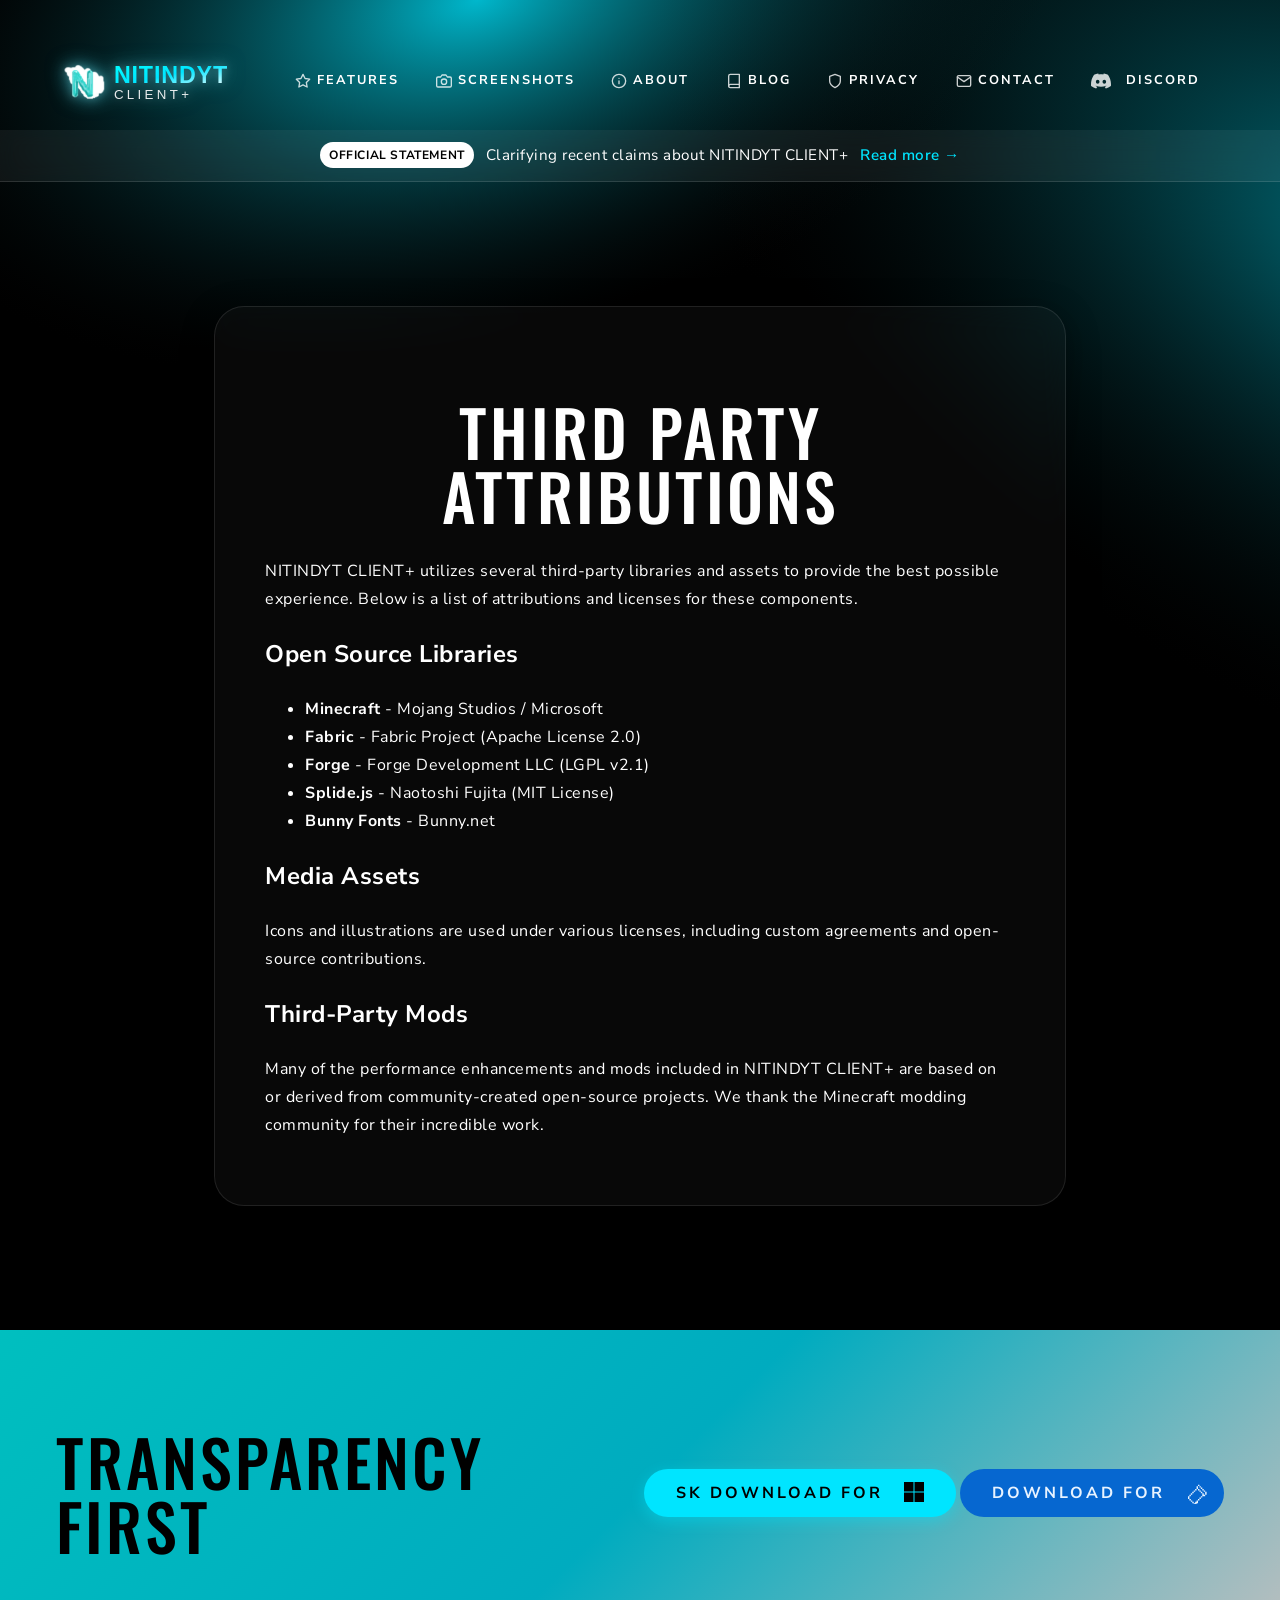
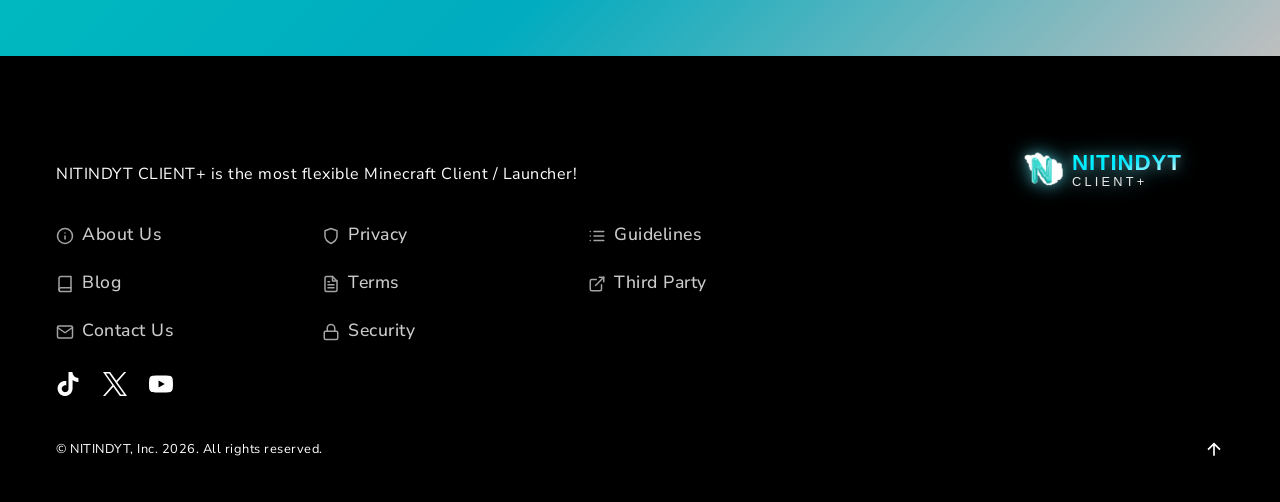
<file: pages/third-party.html>
<!DOCTYPE html>
<html lang="en">

<head>
  <meta name="generator" content="Hugo 0.160.1">
  <meta charset="UTF-8">
  <meta http-equiv="X-UA-Compatible" content="IE=edge">
  <meta name="viewport" content="width=device-width, initial-scale=1">
  <title>NITINDYT CLIENT+</title>

  <meta property="og:site_name" content="NITINDYT CLIENT+">
  <meta property="og:title" content="NITINDYT CLIENT+">
  <meta name="twitter:card" content="summary">
  <meta property="og:locale" content="en">
  <meta property="og:type" content="website">
  <meta property="og:description" content="Best Minecraft launcher and client">
  <meta name="description" content="Best Minecraft launcher and client">
  <meta property="og:url" content="https://nitindytmc.com/">
  <meta property="og:image" content="../assets/images/logo.svg">

  <link rel="apple-touch-icon" sizes="180x180" href="../assets//images/logo.svg">
  <link rel="icon" type="image/svg+xml" href="../assets/images/logo.svg">
  <link rel="mask-icon" href="../assets/images/logo.svg" color="#000000">
  <link rel="shortcut icon" href="../assets/images/logo.svg">
  <meta name="msapplication-TileColor" content="#000000">

  <link rel="preconnect" href="https://fonts.bunny.net">
  <link href="https://fonts.bunny.net/css2?family=Nunito+Sans:wght@400;700&amp;family=Oswald:wght@500&amp;display=swap"
    rel="stylesheet">

  <link href="../saas/_gen.min.css" rel="stylesheet">
  <link rel="stylesheet" href="../css/common-style.css">
  <meta name="canonical" content="https://nitindytmc.com/">
  <meta name="theme-color" content="#000000">
  <meta name="apple-mobile-web-app-status-bar-style" content="black-translucent">
  <meta name="msapplication-navbutton-color" content="#000000">

  <script type="application/ld+json">
  {
    "@context": "https://schema.org",
    "@type": "SoftwareApplication",
    "name": "NITINDYT CLIENT+",
    "operatingSystem": "Windows, MacOS",
    "applicationCategory": "GameApplication",
    "offers": {
      "@type": "Offer",
      "price": "0",
      "priceCurrency": "USD"
    },
    "description": "NITINDYT CLIENT+ is the most advanced Minecraft launcher and client with over 40 built-in mods and FPS performance boosts.",
    "aggregateRating": {
      "@type": "AggregateRating",
      "ratingValue": "4.9",
      "ratingCount": "1250"
    }
  }
  </script>
  <script type="application/ld+json">
  {
    "@context": "https://schema.org",
    "@type": "WebSite",
    "url": "https://nitindytmc.com/",
    "name": "NITINDYT CLIENT+",
    "potentialAction": {
      "@type": "SearchAction",
      "target": "https://nitindytmc.com/?s={search_term_string}",
      "query-input": "required name=search_term_string"
    }
  }
  </script>

  <link rel="stylesheet" href="../css/common-style.css">
  <style>
    /* Screenshots Slider Enhancements */
    .splide__slide {
      padding: 50px 20px;
    }

    .splide__slide__container {
      border-radius: 30px;
      border: 4px solid transparent;
      box-shadow: 0 0 0 rgba(0, 229, 255, 0);
      transition: border-color 0.3s ease, box-shadow 0.3s ease, transform 0.3s ease, opacity 0.3s ease;
      opacity: 0.6;
      transform: scale(0.92);
      background: rgba(255, 255, 255, 0.05);
      -webkit-backdrop-filter: blur(10px);
      backdrop-filter: blur(10px);
      overflow: visible;
    }

    .splide__slide.is-active .splide__slide__container {
      border-color: #00e5ff;
      box-shadow: 0 0 40px rgba(0, 229, 255, 0.5), 0 0 15px rgba(255, 255, 255, 0.2);
      opacity: 1;
      transform: scale(1);
      transition: border-color 0.6s ease 0.4s, box-shadow 0.6s ease 0.4s, transform 0.6s ease 0.4s, opacity 0.6s ease 0.4s;
    }

    .splide__slide__container img {
      border-radius: 26px;
      transition: transform 1.2s ease;
      width: 100%;
      height: auto;
      display: block;
    }

    .splide.is-initialized {
      padding: 60px 0;
    }

    .splide__slide.is-active .splide__slide__container img {
      transform: scale(1.03);
    }

    @keyframes delayed-fade {
      0% {
        opacity: 0;
      }

      50% {
        opacity: 0;
      }

      100% {
        opacity: 1;
      }
    }

    .homepage-pic {
      animation: delayed-fade 3s;
    }

    .float-anim {
      animation: float 6s ease-in-out infinite;
    }

    @keyframes float {
      0% {
        transform: translateY(0px) rotate(0deg);
      }

      50% {
        transform: translateY(-20px) rotate(1deg);
      }

      100% {
        transform: translateY(0px) rotate(0deg);
      }
    }
  </style>
</head>

<body class="index windows">
<nav class="nav">
    <div class="padd-m"></div>
    <div class="container padd-l row-mobile">
      <div class="flex-strong center">
        <a href="../index.html" class="nav__logo" aria-label="Logo / Go home"
          style="display: flex; align-items: center; text-decoration: none; font-family: 'Oswald', sans-serif;">
          <img src="../assets/images/logo.svg" class="logo-icon" alt="NITINDYT Logo" style="height: 50px;">
        </a>
      </div>

      <div class="col"></div>

      <div class="flex-strong">
        <div class="hide-on-mobile nav__links">
          <a href="#features"><svg xmlns="http://www.w3.org/2000/svg" width="16" height="16" viewBox="0 0 24 24"
              fill="none" stroke="currentColor" stroke-width="2" stroke-linecap="round" stroke-linejoin="round"
              style="vertical-align: middle; margin-right: 6px;">
              <polygon
                points="12 2 15.09 8.26 22 9.27 17 14.14 18.18 21.02 12 17.77 5.82 21.02 7 14.14 2 9.27 8.91 8.26 12 2">
              </polygon>
            </svg>Features</a>
          <a href="#screenshots"><svg xmlns="http://www.w3.org/2000/svg" width="16" height="16" viewBox="0 0 24 24"
              fill="none" stroke="currentColor" stroke-width="2" stroke-linecap="round" stroke-linejoin="round"
              style="vertical-align: middle; margin-right: 6px;">
              <path d="M23 19a2 2 0 0 1-2 2H3a2 2 0 0 1-2-2V8a2 2 0 0 1 2-2h4l2-3h6l2 3h4a2 2 0 0 1 2 2z"></path>
              <circle cx="12" cy="13" r="4"></circle>
            </svg>Screenshots</a>
          <a href="./about.html"><svg xmlns="http://www.w3.org/2000/svg" width="16" height="16"
              viewBox="0 0 24 24" fill="none" stroke="currentColor" stroke-width="2" stroke-linecap="round"
              stroke-linejoin="round" style="vertical-align: middle; margin-right: 6px;">
              <circle cx="12" cy="12" r="10"></circle>
              <line x1="12" y1="16" x2="12" y2="12"></line>
              <line x1="12" y1="8" x2="12.01" y2="8"></line>
            </svg>About</a>
          <a href="./blog.html"><svg xmlns="http://www.w3.org/2000/svg" width="16" height="16" viewBox="0 0 24 24"
              fill="none" stroke="currentColor" stroke-width="2" stroke-linecap="round" stroke-linejoin="round"
              style="vertical-align: middle; margin-right: 6px;">
              <path d="M4 19.5A2.5 2.5 0 0 1 6.5 17H20"></path>
              <path d="M6.5 2H20v20H6.5A2.5 2.5 0 0 1 4 19.5v-15A2.5 2.5 0 0 1 6.5 2z"></path>
            </svg>Blog</a>
          <a href="./privacy.html"><svg xmlns="http://www.w3.org/2000/svg" width="16" height="16"
              viewBox="0 0 24 24" fill="none" stroke="currentColor" stroke-width="2" stroke-linecap="round"
              stroke-linejoin="round" style="vertical-align: middle; margin-right: 6px;">
              <path d="M12 22s8-4 8-10V5l-8-3-8 3v7c0 6 8 10 8 10z"></path>
            </svg>Privacy</a>
          <a href="./contact.html"><svg xmlns="http://www.w3.org/2000/svg" width="16" height="16"
              viewBox="0 0 24 24" fill="none" stroke="currentColor" stroke-width="2" stroke-linecap="round"
              stroke-linejoin="round" style="vertical-align: middle; margin-right: 6px;">
              <path d="M4 4h16c1.1 0 2 .9 2 2v12c0 1.1-.9 2-2 2H4c-1.1 0-2-.9-2-2V6c0-1.1.9-2 2-2z"></path>
              <polyline points="22,6 12,13 2,6"></polyline>
            </svg>Contact</a>
          <a target="_blank" rel="noopener" href="https://nitindytmc.com/discord">
            <svg class="size-m" role="img" viewBox="0 0 24 24" xmlns="http://www.w3.org/2000/svg">
              <title>Discord</title>
              <path fill="currentColor"
                d="M20.317 4.3698a19.7913 19.7913 0 00-4.8851-1.5152.0741.0741 0 00-.0785.0371c-.211.3753-.4447.8648-.6083 1.2495-1.8447-.2762-3.68-.2762-5.4868 0-.1636-.3933-.4058-.8742-.6177-1.2495a.077.077 0 00-.0785-.037 19.7363 19.7363 0 00-4.8852 1.515.0699.0699 0 00-.0321.0277C.5334 9.0458-.319 13.5799.0992 18.0578a.0824.0824 0 00.0312.0561c2.0528 1.5076 4.0413 2.4228 5.9929 3.0294a.0777.0777 0 00.0842-.0276c.4616-.6304.8731-1.2952 1.226-1.9942a.076.076 0 00-.0416-.1057c-.6528-.2476-1.2743-.5495-1.8722-.8923a.077.077 0 01-.0076-.1277c.1258-.0943.2517-.1923.3718-.2914a.0743.0743 0 01.0776-.0105c3.9278 1.7933 8.18 1.7933 12.0614 0a.0739.0739 0 01.0785.0095c.1202.099.246.1981.3728.2924a.077.077 0 01-.0066.1276 12.2986 12.2986 0 01-1.873.8914.0766.0766 0 00-.0407.1067c.3604.698.7719 1.3628 1.225 1.9932a.076.076 0 00.0842.0286c1.961-.6067 3.9495-1.5219 6.0023-3.0294a.077.077 0 00.0313-.0552c.5004-5.177-.8382-9.6739-3.5485-13.6604a.061.061 0 00-.0312-.0286zM8.02 15.3312c-1.1825 0-2.1569-1.0857-2.1569-2.419 0-1.3332.9555-2.4189 2.157-2.4189 1.2108 0 2.1757 1.0952 2.1568 2.419 0 1.3332-.9555 2.4189-2.1569 2.4189zm7.9748 0c-1.1825 0-2.1569-1.0857-2.1569-2.419 0-1.3332.9554-2.4189 2.1569-2.4189 1.2108 0 2.1757 1.0952 2.1568 2.419 0 1.3332-.946 2.4189-2.1568 2.4189Z">
              </path>
            </svg>
            &nbsp; Discord</a>
        </div>
      </div>

      <div class="padd-m hide-on-desktop"></div>
      <div class="nav__menu clickable flex-strong" onclick="toggleMenu()">
        <div class="nav__menu--open hide-on-desktop"><svg xmlns="http://www.w3.org/2000/svg" width="32" height="32"
            viewBox="0 0 24 24" fill="none" stroke="currentColor" stroke-width="2.5" stroke-linecap="round"
            stroke-linejoin="round" class="NITINDYT CLIENT+-menu">
            <line x1="3" y1="12" x2="21" y2="12"></line>
            <line x1="3" y1="6" x2="21" y2="6"></line>
            <line x1="3" y1="18" x2="21" y2="18"></line>
          </svg></div>
        <div class="nav__menu--close hide-on-desktop hidden"><svg xmlns="http://www.w3.org/2000/svg" width="32"
            height="32" viewBox="0 0 24 24" fill="none" stroke="currentColor" stroke-width="2.5" stroke-linecap="round"
            stroke-linejoin="round" class="NITINDYT CLIENT+-x">
            <line x1="18" y1="6" x2="6" y2="18"></line>
            <line x1="6" y1="6" x2="18" y2="18"></line>
          </svg></div>
      </div>
    </div>

    <div class="hidden nav__mobile hide-on-desktop padd-xs">
      <div class="nav__mobile-links padd-l">
        <a href="#features"><svg xmlns="http://www.w3.org/2000/svg" width="16" height="16" viewBox="0 0 24 24"
            fill="none" stroke="currentColor" stroke-width="2" stroke-linecap="round" stroke-linejoin="round"
            style="vertical-align: middle; margin-right: 12px;">
            <polygon
              points="12 2 15.09 8.26 22 9.27 17 14.14 18.18 21.02 12 17.77 5.82 21.02 7 14.14 2 9.27 8.91 8.26 12 2">
            </polygon>
          </svg>Features</a>
        <a href="#screenshots"><svg xmlns="http://www.w3.org/2000/svg" width="16" height="16" viewBox="0 0 24 24"
            fill="none" stroke="currentColor" stroke-width="2" stroke-linecap="round" stroke-linejoin="round"
            style="vertical-align: middle; margin-right: 12px;">
            <path d="M23 19a2 2 0 0 1-2 2H3a2 2 0 0 1-2-2V8a2 2 0 0 1 2-2h4l2-3h6l2 3h4a2 2 0 0 1 2 2z"></path>
            <circle cx="12" cy="13" r="4"></circle>
          </svg>Screenshots</a>
        <a href="./about.html"><svg xmlns="http://www.w3.org/2000/svg" width="16" height="16" viewBox="0 0 24 24"
            fill="none" stroke="currentColor" stroke-width="2" stroke-linecap="round" stroke-linejoin="round"
            style="vertical-align: middle; margin-right: 12px;">
            <circle cx="12" cy="12" r="10"></circle>
            <line x1="12" y1="16" x2="12" y2="12"></line>
            <line x1="12" y1="8" x2="12.01" y2="8"></line>
          </svg>About</a>
        <a href="./blog.html"><svg xmlns="http://www.w3.org/2000/svg" width="16" height="16" viewBox="0 0 24 24"
            fill="none" stroke="currentColor" stroke-width="2" stroke-linecap="round" stroke-linejoin="round"
            style="vertical-align: middle; margin-right: 12px;">
            <path d="M4 19.5A2.5 2.5 0 0 1 6.5 17H20"></path>
            <path d="M6.5 2H20v20H6.5A2.5 2.5 0 0 1 4 19.5v-15A2.5 2.5 0 0 1 6.5 2z"></path>
          </svg>Blog</a>
        <a href="./privacy.html"><svg xmlns="http://www.w3.org/2000/svg" width="16" height="16"
            viewBox="0 0 24 24" fill="none" stroke="currentColor" stroke-width="2" stroke-linecap="round"
            stroke-linejoin="round" style="vertical-align: middle; margin-right: 12px;">
            <path d="M12 22s8-4 8-10V5l-8-3-8 3v7c0 6 8 10 8 10z"></path>
          </svg>Privacy</a>
        <a href="./contact.html"><svg xmlns="http://www.w3.org/2000/svg" width="16" height="16"
            viewBox="0 0 24 24" fill="none" stroke="currentColor" stroke-width="2" stroke-linecap="round"
            stroke-linejoin="round" style="vertical-align: middle; margin-right: 12px;">
            <path d="M4 4h16c1.1 0 2 .9 2 2v12c0 1.1-.9 2-2 2H4c-1.1 0-2-.9-2-2V6c0-1.1.9-2 2-2z"></path>
            <polyline points="22,6 12,13 2,6"></polyline>
          </svg>Contact</a>
        <a href="https://discord.gg/nitindyt">
          <svg class="size-m" role="img" viewBox="0 0 24 24" xmlns="http://www.w3.org/2000/svg"
            style="vertical-align: middle; margin-right: 12px; width: 16px; height: 16px;">
            <title>Discord</title>
            <path fill="currentColor"
              d="M20.317 4.3698a19.7913 19.7913 0 00-4.8851-1.5152.0741.0741 0 00-.0785.0371c-.211.3753-.4447.8648-.6083 1.2495-1.8447-.2762-3.68-.2762-5.4868 0-.1636-.3933-.4058-.8742-.6177-1.2495a.077.077 0 00-.0785-.037 19.7363 19.7363 0 00-4.8852 1.515.0699.0699 0 00-.0321.0277C.5334 9.0458-.319 13.5799.0992 18.0578a.0824.0824 0 00.0312.0561c2.0528 1.5076 4.0413 2.4228 5.9929 3.0294a.0777.0777 0 00.0842-.0276c.4616-.6304.8731-1.2952 1.226-1.9942a.076.076 0 00-.0416-.1057c-.6528-.2476-1.2743-.5495-1.8722-.8923a.077.077 0 01-.0076-.1277c.1258-.0943.2517-.1923.3718-.2914a.0743.0743 0 01.0776-.0105c3.9278 1.7933 8.18 1.7933 12.0614 0a.0739.0739 0 01.0785.0095c.1202.099.246.1981.3728.2924a.077.077 0 01-.0066.1276 12.2986 12.2986 0 01-1.873.8914.0766.0766 0 00-.0407.1067c.3604.698.7719 1.3628 1.225 1.9932a.076.076 0 00.0842.0286c1.961-.6067 3.9495-1.5219 6.0023-3.0294a.077.077 0 00.0313-.0552c.5004-5.177-.8382-9.6739-3.5485-13.6604a.061.061 0 00-.0312-.0286zM8.02 15.3312c-1.1825 0-2.1569-1.0857-2.1569-2.419 0-1.3332.9555-2.4189 2.157-2.4189 1.2108 0 2.1757 1.0952 2.1568 2.419 0 1.3332-.9555 2.4189-2.1569 2.4189zm7.9748 0c-1.1825 0-2.1569-1.0857-2.1569-2.419 0-1.3332.9554-2.4189 2.1569-2.4189 1.2108 0 2.1757 1.0952 2.1568 2.419 0 1.3332-.946 2.4189-2.1568 2.4189Z">
            </path>
          </svg>
          &nbsp; Discord</a>
      </div>
    </div>
  </nav>

  <div class="nav__mobile-background hidden" onclick="toggleMenu()"></div>
  <img src="../assets/images/gr2.svg" alt="Illustration" class="homepage-illustration-left">
  <img src="../assets/images/gr1.svg" alt="Illustration" class="homepage-illustration-right">
  
  <a href="./ads-fraud-claims.html" class="statement-banner">
    <span class="statement-banner__label">Official Statement</span>
    <span class="statement-banner__text">Clarifying recent claims about NITINDYT CLIENT+</span>
    <span class="statement-banner__cta">Read more &rarr;</span>
  </a>

<main class="content-section">
    <div class="container padd-l">
        <div class="glass-panel">
            <h1 class="h1">Third Party Attributions</h1>
            <p>NITINDYT CLIENT+ utilizes several third-party libraries and assets to provide the best possible experience. Below is a list of attributions and licenses for these components.</p>
            
            <h2>Open Source Libraries</h2>
            <ul>
                <li><strong>Minecraft</strong> - Mojang Studios / Microsoft</li>
                <li><strong>Fabric</strong> - Fabric Project (Apache License 2.0)</li>
                <li><strong>Forge</strong> - Forge Development LLC (LGPL v2.1)</li>
                <li><strong>Splide.js</strong> - Naotoshi Fujita (MIT License)</li>
                <li><strong>Bunny Fonts</strong> - Bunny.net</li>
            </ul>
    
            <h2>Media Assets</h2>
            <p>Icons and illustrations are used under various licenses, including custom agreements and open-source contributions.</p>
            
            <h2>Third-Party Mods</h2>
            <p>Many of the performance enhancements and mods included in NITINDYT CLIENT+ are based on or derived from community-created open-source projects. We thank the Minecraft modding community for their incredible work.</p>
        </div>
    </div>
</main>

  <div class="up-your-game-gradient apply-bg-props">
    <div class="container row">
      <div class="padd-m center-mobile col">
        <h2 class="h1"><span class="black">Transparency First</span></h2>
      </div>
      <div class="padd-m flex-strong right center-mobile col">
        <div class="row" style="gap: 0.25rem">
          <div class="windows-dropdown">
            <a href="https://skmedix.pl/downloads#windows" class="btn btn--primary" style="width: 100%; white-space: nowrap">
              SK Download for &nbsp; <span class="windows-logo" style="position: relative; top: -2px"><svg
                  class="size-m" role="img" viewBox="0 0 24 24" xmlns="http://www.w3.org/2000/svg">
                  <title>Windows Logo</title>
                  <path fill="currentColor" d="M0 0v11.408h11.408V0zm12.594 0v11.408H24V0zM0 12.594V24h11.408V12.594zm12.594 0V24H24V12.594z"></path>
                </svg></span>
            </a>
          </div>
          <div class="non-windows-dropdown">
            <div class="dropdown left">
              <span class="btn btn--primary" style="width: 100%">Download for...</span>
              <div class="dropdown-content">
                <a href="./download/windows">Windows</a>
                <a href="./download/mac">MacOS ARM</a>
              </div>
            </div>
          </div>

          <a target="_blank" href="#" class="btn btn--fabric btn--tertiary">
            Download for
            <svg style="width: 20px; height: 20px; margin-left: 16px" fill="currentcolor" viewBox="0 0 512 476"
              xmlns="http://www.w3.org/2000/svg">
              <path fill="currentcolor"
                d="m72 292.4395142h-36v-36h36zm36.9295654-72.9296265h-36.9295654v36.9296265h36.9295654zm36.9296265-36.9295654h-36.9296265v36.9295654h36.9295654zm36.9295654-36.9295655h-36.9295654v36.9295654h36.9295654zm36-36.2574691h-36v36.2574692h36zm37.1346436-72.8280411h-37.1346436v72.8280411h37.1346436zm37.2692871-36.5652466h-37.2692871v36h37.2692871zm0 72h36.0442505v-35.2857056h-36.0442505zm36.0442505 37.3932877h36.4812622v-36.9443741h-36.4812622zm36.4812622 36.6146164h37.1425171v-36.6146164h-37.1425171zm37.1425171 35.6428527h36.29953v-35.6428528h-36.29953zm73.5429077.4488526h-37.2433777v73.7908936h37.2433777zm-220.4802246-72.7063217v36.7222519h36.6399536v-36.7222519zm36.6399536 36.7222519v36.9295654h36.673584v-36.9295654zm73.1548462 72.9295654v-36h-36.4812622v36zm-72.7874146 146.6635742h36.3061523v-36h-36.3061523zm-109.7509765 110.1085815h-36.9428711v35.8370972h73.9933472v-35.8370972h35.8534241v-36.7028809-36.7028808h36.8470764v-36.7028198h-36.8470764v36.7028198h-36.8109436l-.1081543 36.7028809h-35.8173829v36.7028809m-73.670105-.0000001h36.5598145v-36.7028809h-36.5598145zm-36.467041-73.4057617v36.7028809h36.467041v-36.7028809zm-37.210083-36.7028198v36.7028198h37.210083v-36.7028198zm0-73.269165h-36v73.269104h36zm366.8607178-73.020813h-37.1425171v73.494873h-36.4812622v36h36.4812622v-35.8684692h73.4420471v-37h-36.29953z">
              </path>
            </svg>
          </a>
        </div>
      </div>
    </div>
  </div>

<footer class="padd-l center-mobile">
    <div class="padd-l"></div>
    <div class="container">
      <div class="row">
        <div class="padd-m col">
          <p>NITINDYT CLIENT+ is the most flexible Minecraft Client / Launcher!</p>
          <div class="footer-links-grid center-mobile">
            <div class="footer-col">
              <a href="./about.html" class="med"><svg xmlns="http://www.w3.org/2000/svg" width="18" height="18"
                  viewBox="0 0 24 24" fill="none" stroke="currentColor" stroke-width="2" stroke-linecap="round"
                  stroke-linejoin="round" style="vertical-align: middle; margin-right: 8px;">
                  <circle cx="12" cy="12" r="10"></circle>
                  <line x1="12" y1="16" x2="12" y2="12"></line>
                  <line x1="12" y1="8" x2="12.01" y2="8"></line>
                </svg>About Us</a>
              <a href="./blog.html" class="med"><svg xmlns="http://www.w3.org/2000/svg" width="18" height="18"
                  viewBox="0 0 24 24" fill="none" stroke="currentColor" stroke-width="2" stroke-linecap="round"
                  stroke-linejoin="round" style="vertical-align: middle; margin-right: 8px;">
                  <path d="M4 19.5A2.5 2.5 0 0 1 6.5 17H20"></path>
                  <path d="M6.5 2H20v20H6.5A2.5 2.5 0 0 1 4 19.5v-15A2.5 2.5 0 0 1 6.5 2z"></path>
                </svg>Blog</a>
              <a href="./contact.html" class="med"><svg xmlns="http://www.w3.org/2000/svg" width="18" height="18"
                  viewBox="0 0 24 24" fill="none" stroke="currentColor" stroke-width="2" stroke-linecap="round"
                  stroke-linejoin="round" style="vertical-align: middle; margin-right: 8px;">
                  <path d="M4 4h16c1.1 0 2 .9 2 2v12c0 1.1-.9 2-2 2H4c-1.1 0-2-.9-2-2V6c0-1.1.9-2 2-2z"></path>
                  <polyline points="22,6 12,13 2,6"></polyline>
                </svg>Contact Us</a>
            </div>
            <div class="footer-col">
              <a href="./privacy.html" class="med"><svg xmlns="http://www.w3.org/2000/svg" width="18" height="18"
                  viewBox="0 0 24 24" fill="none" stroke="currentColor" stroke-width="2" stroke-linecap="round"
                  stroke-linejoin="round" style="vertical-align: middle; margin-right: 8px;">
                  <path d="M12 22s8-4 8-10V5l-8-3-8 3v7c0 6 8 10 8 10z"></path>
                </svg>Privacy</a>
              <a href="./terms.html" class="med"><svg xmlns="http://www.w3.org/2000/svg" width="18" height="18"
                  viewBox="0 0 24 24" fill="none" stroke="currentColor" stroke-width="2" stroke-linecap="round"
                  stroke-linejoin="round" style="vertical-align: middle; margin-right: 8px;">
                  <path d="M14 2H6a2 2 0 0 0-2 2v16a2 2 0 0 0 2 2h12a2 2 0 0 0 2-2V8z"></path>
                  <polyline points="14 2 14 8 20 8"></polyline>
                  <line x1="16" y1="13" x2="8" y2="13"></line>
                  <line x1="16" y1="17" x2="8" y2="17"></line>
                  <polyline points="10 9 9 9 8 9"></polyline>
                </svg>Terms</a>
              <a href="./ads-fraud-claims.html" class="med"><svg xmlns="http://www.w3.org/2000/svg" width="18"
                  height="18" viewBox="0 0 24 24" fill="none" stroke="currentColor" stroke-width="2"
                  stroke-linecap="round" stroke-linejoin="round" style="vertical-align: middle; margin-right: 8px;">
                  <rect x="3" y="11" width="18" height="11" rx="2" ry="2"></rect>
                  <path d="M7 11V7a5 5 0 0 1 10 0v4"></path>
                </svg>Security</a>
            </div>
            <div class="footer-col">
              <a href="./community-guidelines.html" class="med"><svg xmlns="http://www.w3.org/2000/svg" width="18"
                  height="18" viewBox="0 0 24 24" fill="none" stroke="currentColor" stroke-width="2"
                  stroke-linecap="round" stroke-linejoin="round" style="vertical-align: middle; margin-right: 8px;">
                  <line x1="8" y1="6" x2="21" y2="6"></line>
                  <line x1="8" y1="12" x2="21" y2="12"></line>
                  <line x1="8" y1="18" x2="21" y2="18"></line>
                  <line x1="3" y1="6" x2="3.01" y2="6"></line>
                  <line x1="3" y1="12" x2="3.01" y2="12"></line>
                  <line x1="3" y1="18" x2="3.01" y2="18"></line>
                </svg>Guidelines</a>
              <a href="./third-party.html" class="med"><svg xmlns="http://www.w3.org/2000/svg" width="18"
                  height="18" viewBox="0 0 24 24" fill="none" stroke="currentColor" stroke-width="2"
                  stroke-linecap="round" stroke-linejoin="round" style="vertical-align: middle; margin-right: 8px;">
                  <path d="M18 13v6a2 2 0 0 1-2 2H5a2 2 0 0 1-2-2V8a2 2 0 0 1 2-2h6"></path>
                  <polyline points="15 3 21 3 21 9"></polyline>
                  <line x1="10" y1="14" x2="21" y2="3"></line>
                </svg>Third Party</a>
            </div>
          </div>
          <div class="padd-s"></div>
          <a target="_blank" rel="noopener" href="#"><svg role="img" viewBox="0 0 24 24" style="width:24px">
              <path fill="currentColor"
                d="M12.525.02c1.31-.02 2.61-.01 3.91-.02.08 1.53.63 3.09 1.75 4.17 1.12 1.11 2.7 1.62 4.24 1.79v4.03c-1.44-.05-2.89-.35-4.2-.97-.57-.26-1.1-.59-1.62-.93-.01 2.92.01 5.84-.02 8.75-.08 1.4-.54 2.79-1.35 3.94-1.31 1.92-3.58 3.17-5.91 3.21-1.43.08-2.86-.31-4.08-1.03-2.02-1.19-3.44-3.37-3.65-5.71-.02-.5-.03-1-.01-1.49.18-1.9 1.12-3.72 2.58-4.96 1.66-1.44 3.98-2.13 6.15-1.72.02 1.48-.04 2.96-.04 4.44-.99-.32-2.15-.23-3.02.37-.63.41-1.11 1.04-1.36 1.75-.21.51-.15 1.07-.14 1.61.24 1.64 1.82 3.02 3.5 2.87 1.12-.01 2.19-.66 2.77-1.61.19-.33.4-.67.41-1.06.1-1.79.06-3.57.07-5.36.01-4.03-.01-8.05.02-12.07z">
              </path>
            </svg></a> &nbsp; &nbsp;
          <a target="_blank" rel="noopener" href="#"><svg width="24" height="24" viewBox="0 0 24 24" fill="none">
              <path
                d="M14.2833 10.1624L23.2178 0H21.1006L13.3427 8.82384L7.14656 0H0L9.36984 13.3432L0 24H2.11732L10.3098 14.6817L16.8534 24H24L14.2827 10.1624H14.2833ZM11.3833 13.4608L10.4339 12.1321L2.88022 1.55962H6.1323L12.2282 10.0919L13.1776 11.4206L21.1016 22.5113H17.8495L11.3833 13.4613V13.4608Z"
                fill="white"></path>
            </svg></a> &nbsp; &nbsp;
          <a target="_blank" rel="noopener" href="#"><svg role="img" viewBox="0 0 24 24" style="width:24px">
              <path fill="currentColor"
                d="M23.498 6.186a3.016 3.016 0 0 0-2.122-2.136C19.505 3.545 12 3.545 12 3.545s-7.505 0-9.377.505A3.017 3.017 0 0 0 .502 6.186C0 8.07 0 12 0 12s0 3.93.502 5.814a3.016 3.016 0 0 0 2.122 2.136c1.871.505 9.376.505 9.376.505s7.505 0 9.377-.505a3.015 3.015 0 0 0 2.122-2.136C24 15.93 24 12 24 12s0-3.93-.502-5.814zM9.545 15.568V8.432L15.818 12l-6.273 3.568z">
              </path>
            </svg></a>
        </div>
        <div class="padd-m col-third right hide-on-mobile">
          <div
            style="display: flex; align-items: center; justify-content: flex-end; font-family: 'Oswald', sans-serif;">
            <img src="../assets/images/logo.svg" class="logo-icon" alt="NITINDYT Logo" style="height: 48px;">
          </div>
        </div>
      </div>
      <div class="container padd-m row">
        <div class="col center-mobile"><small>© NITINDYT, Inc. 2026. All rights reserved.</small></div>
        <div class="col right center-mobile"><a href="#"><svg class="size-m" viewBox="0 0 24 24">
              <path fill="currentColor" d="M13,20H11V8L5.5,13.5L4.08,12.08L12,4.16L19.92,12.08L18.5,13.5L13,8V20Z">
              </path>
            </svg></a></div>
      </div>
    </div>
  </footer>

<!-- Scripts Start -->
  <script src="../js/main.min.js"></script>
  <script src="../js/cursor-glow.js"></script>
  <script src="../js/site-protection.js"></script>
  <!-- Scripts End -->
</body>
</html>
</file>
<file: css/common-style.css>
:root {
    --accent-color: #00e5ff;
    --accent-glow: rgba(0, 229, 255, 0.4);
}

body {
    background-color: #000;
    color: #fff;
    font-family: 'Nunito Sans', sans-serif;
    margin: 0;
    overflow-x: hidden;
    isolation: isolate;
}

.gradient-text {
    background: linear-gradient(135deg, #00ffff 0%, #00e5ff 30%, #ffffff 80%);
    -webkit-background-clip: text;
    -webkit-text-fill-color: transparent;
    background-clip: text;
}

.logo-icon {
    filter: drop-shadow(0 0 10px rgba(0, 229, 255, 0.5)) drop-shadow(0 0 5px rgba(255, 255, 255, 0.3));
}

.btn {
    border-radius: 37px !important;
}

.up-your-game-gradient {
    background: linear-gradient(135deg, rgba(0, 255, 255, 0.75) 0%, rgba(0, 229, 255, 0.75) 50%, rgba(255, 255, 255, 0.75) 100%);
    padding: 30px 0;
    -webkit-backdrop-filter: blur(10px);
    backdrop-filter: blur(10px);
}

.accented {
    color: var(--accent-color) !important;
    text-shadow: 0 0 10px var(--accent-glow);
}

.btn--primary {
    background-color: var(--accent-color) !important;
    color: #000 !important;
    box-shadow: 0 4px 15px var(--accent-glow);
    transition: all 0.3s cubic-bezier(0.4, 0, 0.2, 1) !important;
    animation: btnPulse 3s infinite;
}

.btn--primary:hover {
    background-color: #fff !important;
    box-shadow: 0 8px 25px var(--accent-glow), 0 0 10px #fff;
    transform: translateY(-3px) scale(1.02);
    animation: none;
}

@keyframes btnPulse {
    0% { box-shadow: 0 0 0 0 rgba(0, 229, 255, 0.4); }
    70% { box-shadow: 0 0 0 15px rgba(0, 229, 255, 0); }
    100% { box-shadow: 0 0 0 0 rgba(0, 229, 255, 0); }
}

.nav__links a:hover {
    color: var(--accent-color) !important;
}

.nav__logo:hover svg path {
    fill: var(--accent-color) !important;
    transition: fill 0.3s ease;
}

.check-list li::before {
    color: var(--accent-color) !important;
}

.statement-banner {
    display: flex;
    align-items: center;
    justify-content: center;
    gap: 0.75rem;
    flex-wrap: wrap;
    padding: 0.75rem 1.25rem;
    background: rgba(255, 255, 255, 0.06);
    border-bottom: 1px solid rgba(255, 255, 255, 0.12);
    color: #fff;
    text-decoration: none;
    font-size: 0.95rem;
    transition: background 0.2s ease;
    -webkit-backdrop-filter: blur(10px);
    backdrop-filter: blur(10px);
}

.statement-banner:hover {
    background: rgba(255, 255, 255, 0.1);
}

.statement-banner__label {
    background: #fff;
    color: #000;
    padding: 0.15rem 0.55rem;
    border-radius: 999px;
    font-weight: 700;
    font-size: 0.75rem;
    text-transform: uppercase;
    letter-spacing: 0.05em;
}

.statement-banner__text {
    color: #fff;
}

.statement-banner__cta {
    color: #00e5ff !important;
    font-weight: 600;
}

::selection {
    background: var(--accent-color);
    color: #000;
}

::-webkit-scrollbar {
    width: 10px;
}

::-webkit-scrollbar-track {
    background: #111;
}

::-webkit-scrollbar-thumb {
    background: #333;
    border-radius: 5px;
}

::-webkit-scrollbar-thumb:hover {
    background: var(--accent-color);
}

@keyframes fade {
    0% { opacity: 0; }
    100% { opacity: 1; }
}

.homepage-illustration-right {
    position: absolute;
    top: 0;
    right: 0;
    width: 100%;
    height: auto;
    z-index: -1;
    pointer-events: none;
    animation: fade 20s;
}

.homepage-illustration-left {
    position: absolute;
    top: 0;
    left: 0;
    width: 100%;
    height: auto;
    z-index: -1;
    pointer-events: none;
    animation: fade 10s;
}

.content-section {
    padding: 100px 0;
    max-width: 900px;
    margin: 0 auto;
}

.glass-panel {
    background: rgba(255, 255, 255, 0.03);
    -webkit-backdrop-filter: blur(15px);
    backdrop-filter: blur(15px);
    border: 1px solid rgba(255, 255, 255, 0.1);
    border-radius: 30px;
    padding: 50px;
    box-shadow: 0 8px 32px 0 rgba(0, 0, 0, 0.37);
}

h1 {
    font-family: 'Oswald', sans-serif;
    margin-bottom: 30px;
    text-align: center;
}

.footer-links-grid {
    display: grid;
    grid-template-columns: repeat(3, 1fr);
    gap: 30px;
    margin-top: 30px;
}

@media (max-width: 768px) {
    .footer-links-grid {
        grid-template-columns: 1fr;
        gap: 20px;
    }
}

.footer-col {
    display: flex;
    flex-direction: column;
    gap: 12px;
}

.footer-col a {
    text-decoration: none;
    color: #ccc;
    transition: color 0.3s ease;
    font-size: 1.1rem;
}

.footer-col a:hover {
    color: var(--accent-color);
}

/* Hero Image Responsiveness */
.hero-image-container {
    display: flex;
    justify-content: center;
    align-items: center;
    order: -1; /* Show image first on mobile if needed, or keep order */
}

@media (max-width: 768px) {
    .hero-image-container {
        padding: 20px;
        order: -1; /* In many layouts, showing the visual first on mobile is better */
    }
    .hero-launcher-img {
        max-width: 80% !important;
        margin: 0 auto;
    }
}

.nav__links a svg, .footer-col a svg {
    opacity: 0.8;
    transition: transform 0.3s ease;
}

.nav__links a:hover svg, .footer-col a:hover svg {
    transform: scale(1.1);
    opacity: 1;
}

/* Button Layout Fixes */
.btn-row-gap {
    gap: 2rem !important;
}

.equal-btn {
    min-width: 240px;
    height: 55px;
    display: flex;
    align-items: center;
    justify-content: center;
    text-align: center;
    padding: 0 25px;
}

@media (max-width: 768px) {
    .btn-row-gap {
        gap: 1rem !important;
        flex-direction: column;
        align-items: center;
    }
    .equal-btn {
        width: 100%;
        max-width: 300px;
    }
}

/* ========================================================================
   BLOG SECTION STYLES
   ======================================================================== */
.blog-header {
    text-align: center;
    margin-bottom: 60px;
    padding-top: 40px;
}

.blog-grid {
    display: grid;
    grid-template-columns: repeat(auto-fill, minmax(320px, 1fr));
    gap: 30px;
    margin-bottom: 80px;
}

.blog-card {
    background: rgba(255, 255, 255, 0.03);
    border: 1px solid rgba(255, 255, 255, 0.08);
    border-radius: 24px;
    overflow: hidden;
    text-decoration: none;
    color: #fff;
    transition: all 0.4s cubic-bezier(0.165, 0.84, 0.44, 1);
    display: flex;
    flex-direction: column;
    height: 100%;
    -webkit-backdrop-filter: blur(10px);
    backdrop-filter: blur(10px);
}

.blog-card:hover {
    transform: translateY(-10px);
    background: rgba(255, 255, 255, 0.06);
    border-color: var(--accent-color);
    box-shadow: 0 20px 40px rgba(0, 0, 0, 0.4), 0 0 20px rgba(0, 229, 255, 0.15);
}

.blog-card-img {
    width: 100%;
    height: 220px;
    object-fit: cover;
    border-bottom: 1px solid rgba(255, 255, 255, 0.08);
    transition: transform 0.6s ease;
}

.blog-card:hover .blog-card-img {
    transform: scale(1.05);
}

.blog-card-body {
    padding: 25px;
    flex-grow: 1;
    display: flex;
    flex-direction: column;
}

.blog-badge {
    background: var(--accent-color);
    color: #000;
    padding: 4px 12px;
    border-radius: 99px;
    font-size: 0.75rem;
    font-weight: 800;
    text-transform: uppercase;
    margin-right: 10px;
}

.blog-meta-text {
    color: #888;
    font-size: 0.85rem;
}

.blog-card-title {
    font-family: 'Oswald', sans-serif;
    font-size: 1.5rem;
    margin: 15px 0;
    line-height: 1.3;
    transition: color 0.3s ease;
}

.blog-card:hover .blog-card-title {
    color: var(--accent-color);
}

.blog-card-excerpt {
    color: #aaa;
    font-size: 0.95rem;
    line-height: 1.6;
    margin-bottom: 20px;
    flex-grow: 1;
}

.blog-card-btn {
    font-weight: 700;
    color: var(--accent-color);
    display: flex;
    align-items: center;
    gap: 8px;
    margin-top: auto;
    transition: gap 0.3s ease;
}

.blog-card:hover .blog-card-btn {
    gap: 15px;
}


@media (max-width: 480px) {
    .blog-grid {
        grid-template-columns: 1fr;
    }
}
</file>
<file: saas/_gen.min.css>
@charset "UTF-8";

/*!normalize.css v8.0.1 | MIT License | github.com/necolas/normalize.css*/
html {
    line-height: 1.15;
    -webkit-text-size-adjust: 100%;
    text-size-adjust: 100%;
}

body {
    margin: 0
}

main {
    display: block
}

h1 {
    font-size: 2em;
    margin: .67em 0
}

hr {
    box-sizing: content-box;
    height: 0;
    overflow: visible
}

pre {
    font-family: monospace, monospace;
    font-size: 1em
}

a {
    background-color: transparent
}

abbr[title] {
    border-bottom: none;
    text-decoration: underline;
    text-decoration: underline dotted
}

b,
strong {
    font-weight: bolder
}

code,
kbd,
samp {
    font-family: monospace, monospace;
    font-size: 1em
}

small {
    font-size: 80%
}

sub,
sup {
    font-size: 75%;
    line-height: 0;
    position: relative;
    vertical-align: baseline
}

sub {
    bottom: -.25em
}

sup {
    top: -.5em
}

img {
    border-style: none
}

button,
input,
optgroup,
select,
textarea {
    font-family: inherit;
    font-size: 100%;
    line-height: 1.15;
    margin: 0
}

button,
input {
    overflow: visible
}

button,
select {
    text-transform: none
}

button,
[type=button],
[type=reset],
[type=submit] {
    -webkit-appearance: button
}

button::-moz-focus-inner,
[type=button]::-moz-focus-inner,
[type=reset]::-moz-focus-inner,
[type=submit]::-moz-focus-inner {
    border-style: none;
    padding: 0
}

button:-moz-focusring,
[type=button]:-moz-focusring,
[type=reset]:-moz-focusring,
[type=submit]:-moz-focusring {
    outline: 1px dotted ButtonText
}

fieldset {
    padding: .35em .75em .625em
}

legend {
    box-sizing: border-box;
    color: inherit;
    display: table;
    max-width: 100%;
    padding: 0;
    white-space: normal
}

progress {
    vertical-align: baseline
}

textarea {
    overflow: auto
}

[type=checkbox],
[type=radio] {
    box-sizing: border-box;
    padding: 0
}

[type=number]::-webkit-inner-spin-button,
[type=number]::-webkit-outer-spin-button {
    height: auto
}

[type=search] {
    -webkit-appearance: textfield;
    outline-offset: -2px
}

[type=search]::-webkit-search-decoration {
    -webkit-appearance: none
}

::-webkit-file-upload-button {
    -webkit-appearance: button;
    font: inherit
}

details {
    display: block
}

summary {
    display: list-item
}

template {
    display: none
}

[hidden] {
    display: none
}

.row-mobile {
    display: -webkit-box;
    display: flex
}

.row-mobile .col {
    flex: 1
}

.row {
    display: -webkit-box;
    display: flex
}

.col {
    -webkit-box-flex: 1;
    flex: 1
}

@media(max-width: 1080px) {
    .hide-on-mobile {
        display: none !important
    }

    .row {
        -webkit-box-orient: vertical;
        -webkit-box-direction: normal;
        flex-direction: column
    }

    .col {
        -webkit-box-flex: 0;
        flex: none
    }
}

@media(min-width: 1080px) {
    .hide-on-desktop {
        display: none
    }

    .col-tenth {
        -webkit-box-flex: 0;
        flex: 0 0 10%
    }

    .col-fifth {
        -webkit-box-flex: 0;
        flex: 0 0 20%
    }

    .col-quarter {
        -webkit-box-flex: 0;
        flex: 0 0 25%
    }

    .col-third {
        -webkit-box-flex: 0;
        flex: 0 0 33.3333334%
    }

    .col-half {
        -webkit-box-flex: 0;
        flex: 0 0 50%
    }
}

.cc-window {
    opacity: 1;
    -webkit-transition: opacity 1s ease;
    transition: opacity 1s ease
}

.cc-window.cc-invisible {
    opacity: 0
}

.cc-animate.cc-revoke {
    -webkit-transition: transform 1s ease;
    -webkit-transition: -webkit-transform 1s ease;
    transition: -webkit-transform 1s ease;
    transition: transform 1s ease;
    transition: transform 1s ease, -webkit-transform 1s ease
}

.cc-animate.cc-revoke.cc-top {
    -webkit-transform: translateY(-2em);
    transform: translateY(-2em)
}

.cc-animate.cc-revoke.cc-bottom {
    -webkit-transform: translateY(2em);
    transform: translateY(2em)
}

.cc-animate.cc-revoke.cc-active.cc-top {
    -webkit-transform: translateY(0);
    transform: translateY(0)
}

.cc-animate.cc-revoke.cc-active.cc-bottom {
    -webkit-transform: translateY(0);
    transform: translateY(0)
}

.cc-revoke:hover {
    -webkit-transform: translateY(0);
    transform: translateY(0)
}

.cc-grower {
    max-height: 0;
    overflow: hidden;
    -webkit-transition: max-height 1s;
    transition: max-height 1s
}

.cc-revoke,
.cc-window {
    position: fixed;
    overflow: hidden;
    -webkit-box-sizing: border-box;
    box-sizing: border-box;
    font-family: Helvetica, Calibri, Arial, sans-serif;
    font-size: 16px;
    line-height: 1.5em;
    display: -webkit-box;
    display: -ms-flexbox;
    display: flex;
    -ms-flex-wrap: nowrap;
    flex-wrap: nowrap;
    z-index: 9999
}

.cc-window.cc-static {
    position: static
}

.cc-window.cc-floating {
    padding: 2em;
    max-width: 24em;
    -webkit-box-orient: vertical;
    -webkit-box-direction: normal;
    -ms-flex-direction: column;
    flex-direction: column
}

.cc-window.cc-banner {
    padding: 1em 1.8em;
    width: 100%;
    -webkit-box-orient: horizontal;
    -webkit-box-direction: normal;
    -ms-flex-direction: row;
    flex-direction: row
}

.cc-revoke {
    padding: .5em
}

.cc-revoke:hover {
    text-decoration: underline
}

.cc-header {
    font-size: 18px;
    font-weight: 700
}

.cc-btn,
.cc-close,
.cc-link,
.cc-revoke {
    cursor: pointer
}

.cc-link {
    opacity: .8;
    display: inline-block;
    padding: .2em;
    text-decoration: underline
}

.cc-link:hover {
    opacity: 1
}

.cc-link:active,
.cc-link:visited {
    color: initial
}

.cc-btn {
    display: block;
    padding: .4em .8em;
    font-size: .9em;
    font-weight: 700;
    border-width: 2px;
    border-style: solid;
    text-align: center;
    white-space: nowrap
}

.cc-highlight .cc-btn:first-child {
    background-color: transparent;
    border-color: transparent
}

.cc-highlight .cc-btn:first-child:focus,
.cc-highlight .cc-btn:first-child:hover {
    background-color: transparent;
    text-decoration: underline
}

.cc-close {
    display: block;
    position: absolute;
    top: .5em;
    right: .5em;
    font-size: 1.6em;
    opacity: .9;
    line-height: .75
}

.cc-close:focus,
.cc-close:hover {
    opacity: 1
}

.cc-revoke.cc-top {
    top: 0;
    left: 3em;
    border-bottom-left-radius: .5em;
    border-bottom-right-radius: .5em
}

.cc-revoke.cc-bottom {
    bottom: 0;
    left: 3em;
    border-top-left-radius: .5em;
    border-top-right-radius: .5em
}

.cc-revoke.cc-left {
    left: 3em;
    right: unset
}

.cc-revoke.cc-right {
    right: 3em;
    left: unset
}

.cc-top {
    top: 1em
}

.cc-left {
    left: 1em
}

.cc-right {
    right: 1em
}

.cc-bottom {
    bottom: 1em
}

.cc-floating>.cc-link {
    margin-bottom: 1em
}

.cc-floating .cc-message {
    display: block;
    margin-bottom: 1em
}

.cc-window.cc-floating .cc-compliance {
    -webkit-box-flex: 1;
    -ms-flex: 1 0 auto;
    flex: 1 0 auto
}

.cc-window.cc-banner {
    -webkit-box-align: center;
    -ms-flex-align: center;
    align-items: center
}

.cc-banner.cc-top {
    left: 0;
    right: 0;
    top: 0
}

.cc-banner.cc-bottom {
    left: 0;
    right: 0;
    bottom: 0
}

.cc-banner .cc-message {
    display: block;
    -webkit-box-flex: 1;
    -ms-flex: 1 1 auto;
    flex: auto;
    max-width: 100%;
    margin-right: 1em
}

.cc-compliance {
    display: -webkit-box;
    display: -ms-flexbox;
    display: flex;
    -webkit-box-align: center;
    -ms-flex-align: center;
    align-items: center;
    -ms-flex-line-pack: justify;
    align-content: space-between
}

.cc-floating .cc-compliance>.cc-btn {
    -webkit-box-flex: 1;
    -ms-flex: 1;
    flex: 1
}

.cc-btn+.cc-btn {
    margin-left: .5em
}

@media print {

    .cc-revoke,
    .cc-window {
        display: none
    }
}

@media screen and (max-width: 900px) {
    .cc-btn {
        white-space: normal
    }
}

@media screen and (max-width: 414px) and (orientation:portrait),
screen and (max-width:736px) and (orientation:landscape) {
    .cc-window.cc-top {
        top: 0
    }

    .cc-window.cc-bottom {
        bottom: 0
    }

    .cc-window.cc-banner,
    .cc-window.cc-floating,
    .cc-window.cc-left,
    .cc-window.cc-right {
        left: 0;
        right: 0
    }

    .cc-window.cc-banner {
        -webkit-box-orient: vertical;
        -webkit-box-direction: normal;
        -ms-flex-direction: column;
        flex-direction: column
    }

    .cc-window.cc-banner .cc-compliance {
        -webkit-box-flex: 1;
        -ms-flex: 1 1 auto;
        flex: auto
    }

    .cc-window.cc-floating {
        max-width: none
    }

    .cc-window .cc-message {
        margin-bottom: 1em
    }

    .cc-window.cc-banner {
        -webkit-box-align: unset;
        -ms-flex-align: unset;
        align-items: unset
    }

    .cc-window.cc-banner .cc-message {
        margin-right: 0
    }
}

.cc-floating.cc-theme-classic {
    padding: 1.2em;
    border-radius: 5px
}

.cc-floating.cc-type-info.cc-theme-classic .cc-compliance {
    text-align: center;
    display: inline;
    -webkit-box-flex: 0;
    -ms-flex: none;
    flex: none
}

.cc-theme-classic .cc-btn {
    border-radius: 5px
}

.cc-theme-classic .cc-btn:last-child {
    min-width: 140px
}

.cc-floating.cc-type-info.cc-theme-classic .cc-btn {
    display: inline-block
}

.cc-theme-edgeless.cc-window {
    padding: 0
}

.cc-floating.cc-theme-edgeless .cc-message {
    margin: 2em;
    margin-bottom: 1.5em
}

.cc-banner.cc-theme-edgeless .cc-btn {
    margin: 0;
    padding: .8em 1.8em;
    height: 100%
}

.cc-banner.cc-theme-edgeless .cc-message {
    margin-left: 1em
}

.cc-floating.cc-theme-edgeless .cc-btn+.cc-btn {
    margin-left: 0
}

html {
    font: 16px/1.75 nunito sans, -apple-system, BlinkMacSystemFont, segoe ui, Roboto, Helvetica, Arial, sans-serif, apple color emoji, segoe ui emoji, segoe ui symbol;
    background: #0d0d0d;
    color: #ddd;
    letter-spacing: .5px;
    font-feature-settings: 'calt';
    scroll-behavior: smooth;
    text-rendering: optimizeLegibility;
    -webkit-font-smoothing: antialiased;
    -moz-osx-font-smoothing: grayscale;
    -webkit-tap-highlight-color: transparent;
    box-sizing: border-box
}

*,
*:before,
*:after {
    box-sizing: inherit
}

a {
    text-decoration: none;
    color: #fff
}

img {
    vertical-align: middle
}

hr {
    border: 0;
    border-bottom: 2px solid;
    opacity: .1
}

svg {
    vertical-align: middle;
    height: 36px
}

small {
    line-height: 1.6;
    display: inline-block
}

a:hover {
    opacity: .9
}

a:active {
    opacity: .8
}

.h1 {
    font-size: 64px
}

.h2 {
    font-size: 2rem
}

.h3 {
    font-size: 1.4rem
}

.h4 {
    font-size: 1.2rem
}

.h5 {
    font-size: 1.1rem
}

.h6 {
    font-size: .8rem
}

h1,
.h1,
.h2 {
    line-height: 1;
    font-weight: 500;
    letter-spacing: 3px;
    font-family: oswald, sans-serif;
    text-transform: uppercase
}

h3 {
    margin: 0
}

u {
    text-decoration: none;
    border-bottom: 1px solid
}

@media(max-width: 380px) {
    .h1 {
        font-size: 42px
    }
}

.container {
    max-width: 1200px;
    margin: 0 auto
}

.container--lg {
    max-width: 1600px;
    margin: 0 auto
}

.container--med {
    max-width: 960px
}

.container--min {
    max-width: 640px
}

.hidden {
    display: none !important
}

.stretch {
    width: 100%;
    height: auto;
    display: block
}

.flex-strong {
    display: flex;
    justify-content: center;
    flex-direction: column
}

.med {
    font-weight: 500
}

.ingrained {
    opacity: .75
}

.buried {
    opacity: .5
}

.float-left {
    float: right
}

.float-right {
    float: right
}

.onhover__extra {
    display: none
}

.onhover:hover .onhover__extra {
    display: inline;
    padding-left: 4px;
    animation: fadeIn .2s
}

.left {
    text-align: left
}

.center {
    text-align: center
}

.right {
    text-align: right
}

@media(max-width: 640px) {
    .center-mobile {
        text-align: center
    }
}

.padd-xs {
    padding: 4px
}

.padd-s {
    padding: 8px
}

.padd-m {
    padding: 16px
}

.padd-l {
    padding: 24px
}

.padd-xl {
    padding: 32px
}

.padd-xxl {
    padding: 80px
}

.size-s {
    height: 16px
}

.size-m {
    height: 20px
}

.size-l {
    height: 40px
}

.size-xl {
    height: 64px
}

.size-xxl {
    height: 256px
}

.clickable {
    cursor: pointer
}

.spaced-out {
    letter-spacing: 1.5px
}

.caps {
    text-transform: uppercase
}

.round {
    border-radius: 50%
}

.accented-bg {
    background: #dd3538
}

.accented {
    color: #dd3538
}

.gray-bg {
    background: #f3f3f3
}

.grayer-bg {
    background: #ebebeb
}

.white {
    color: #fff
}

.black {
    color: #000
}

.apply-bg-props {
    background-position: 50%;
    background-repeat: no-repeat;
    background-size: cover
}

.no-bullet {
    padding: 0;
    margin: 0;
    list-style: none
}

.check-list li:before {
    content: '✓ ';
    color: #dd3538;
    font-weight: 700;
    padding-right: 8px
}

.btn {
    display: inline-block;
    font: inherit;
    cursor: pointer;
    line-height: 1.5;
    outline: 0;
    transition: box-shadow .25s, border-color .25s, background .25s;
    padding: 12px 32px;
    font-weight: 700;
    letter-spacing: 3px;
    border: 0;
    text-transform: uppercase;
    text-align: center
}

.btn:hover {
    box-shadow: 0 .4rem .8rem rgba(0, 0, 0, .15);
    opacity: 1
}

.btn:active {
    box-shadow: 0 .2rem .4rem rgba(0, 0, 0, 5%)
}

.btn--primary {
    background: #dd3538;
    color: #000
}

.btn--primary:hover {
    background: #e0494c
}

.btn--primary:active {
    background: #b12a2d
}

.btn--secondary {
    background: #ece1ff;
    color: #dd3538
}

.btn--secondary:hover {
    background: #eee4ff
}

.btn--secondary:active {
    background: #bdb4cc
}

.btn--tertiary {
    background: #0667d0;
    color: #e8f3ff
}

.btn--tertiary:hover {
    background: #1f76d5
}

.btn--tertiary:active {
    background: #0552a6
}

.btn--white {
    background: #fff;
    color: #000 !important
}

.btn--white:hover {
    background: #ddd;
    color: #000
}

.btn--white:active {
    background: #bbb;
    color: #000
}

.btn--black {
    background: #000;
    color: #fff
}

.btn--black:hover {
    background: #fff;
    color: #000
}

.btn--ghost {
    border-color: rgba(0, 0, 0, .2);
    background: 0 0;
    color: currentColor
}

.btn--ghost:hover {
    border-color: #999;
    background: #999;
    color: #fff
}

.btn--ghost:active {
    border-color: #000;
    background: #000;
    color: #fff
}

.btn-group .btn {
    margin: 4px
}

.card {
    padding: 40px;
    margin: 10px;
    display: block;
    border: 2px solid #222;
    transition: border .25s
}

.card:hover {
    border-color: #444
}

.tab-content {
    display: none
}

.tab-content.is-active {
    display: block
}

.modal__tab {
    opacity: .5
}

.modal__tab.is-active {
    opacity: 1
}

.modal__tab.is-active a {
    color: #dd3538
}

.bg-hider {
    background: rgba(0, 0, 0, .8);
    height: 50%
}

.modal {
    position: fixed;
    height: 100vh;
    width: 100%;
    top: 0;
    left: 0;
    z-index: 10001;
    overflow-y: auto
}

.modal__content .card {
    box-shadow: none;
    background: #fff;
    min-height: 50%;
    width: 100%;
    margin: 0;
    padding: 3vw;
    border-radius: 8px
}

.modal__content {
    background: #fff
}

.modal .bg-hider {
    animation: resizeModal .8s cubic-bezier(.25, .8, .25, 1)
}

@keyframes resizeModal {
    0% {
        height: 100%
    }

    100% {
        height: 50%
    }
}

@media(min-width: 1080px) {
    .modal .bg-hider {
        position: fixed;
        height: 100%;
        width: 100%;
        animation: none;
        z-index: 10000
    }

    .modal .modal__content {
        position: absolute;
        min-height: auto;
        top: 20%;
        left: calc(50% - 360px);
        width: 720px;
        display: block;
        margin: 0 auto;
        z-index: 10001;
        background: 0 0;
        animation: panelSlideUp .2s;
        margin-bottom: 10%
    }
}

@keyframes panelSlideUp {
    0% {
        opacity: 0;
        transform: translateY(5%)
    }

    100% {
        opacity: 1;
        transform: translateY(0)
    }
}

.dropdown {
    position: relative;
    display: inline-block
}

.dropdown-content {
    display: none
}

.dropdown:hover .dropdown-content {
    display: block
}

.nav {
    z-index: 1000;
    position: relative;
    width: 100%
}

.nav__logo svg {
    width: auto;
    height: 40px
}

.nav a,
.nav .clickable {
    font-weight: 700;
    text-transform: uppercase;
    letter-spacing: 2px;
    color: #fff;
    font-size: 80%
}

.nav__links a {
    padding-left: 16px;
    padding-right: 16px
}

.nav a:hover,
.nav .clickable:hover {
    color: #818186
}

.nav__mobile {
    animation: panelSlideUp .25s;
    z-index: 1000
}

.nav__mobile .card {
    padding: 24px
}

.nav__mobile-links a {
    display: block;
    padding: 12px 0;
    font-size: 20px
}

.nav__mobile-support a {
    display: block;
    padding: 8px 0
}

.nav__mobile-background {
    z-index: 999;
    background: rgba(0, 0, 0, .1);
    position: fixed;
    top: 0;
    left: 0;
    width: 100%;
    height: 100vh;
    animation: fadeIn .2s
}

@keyframes fadeIn {
    0% {
        opacity: 0
    }

    100% {
        opacity: 1
    }
}

.dropdown {
    position: relative;
    display: inline-block
}

.dropdown-background {
    z-index: 1499;
    background: rgba(0, 0, 0, .1);
    position: fixed;
    top: 0;
    left: 0;
    width: 100%;
    height: 100vh;
    animation: fadeIn .2s
}

.dropdown-content {
    position: absolute;
    left: 0;
    background-color: #fff;
    width: 280px;
    box-shadow: 0 .2rem .8rem rgba(0, 0, 0, .1);
    border-radius: 8px;
    z-index: 1500;
    transition: box-shadow .25s, transform .2s;
    animation: panelSlideUp .2s
}

.right .dropdown-content {
    right: 0;
    left: unset
}

@media(max-width: 640px) {
    .dropdown-content {
        width: calc(100vw - 11vw)
    }
}

html .dropdown-content a {
    display: block;
    padding: 16px 32px;
    border-bottom: 1px solid rgba(0, 0, 0, .1);
    color: #000
}

html .dropdown-content a:hover {
    border-top-left-radius: 8px;
    border-top-right-radius: 8px;
    background-color: #fafafa
}

html .dropdown-content a:active {
    background-color: #ddd
}

footer {
    background: #000;
    color: #fff
}

footer li {
    margin: 8px 0
}

footer a {
    color: #fff
}

.windows-dropdown {
    display: none
}

.windows .non-windows-dropdown {
    display: none
}

.windows .windows-dropdown {
    display: block
}

.btn--fabric {
    width: 16.5rem;
    white-space: nowrap;
}
</file>
